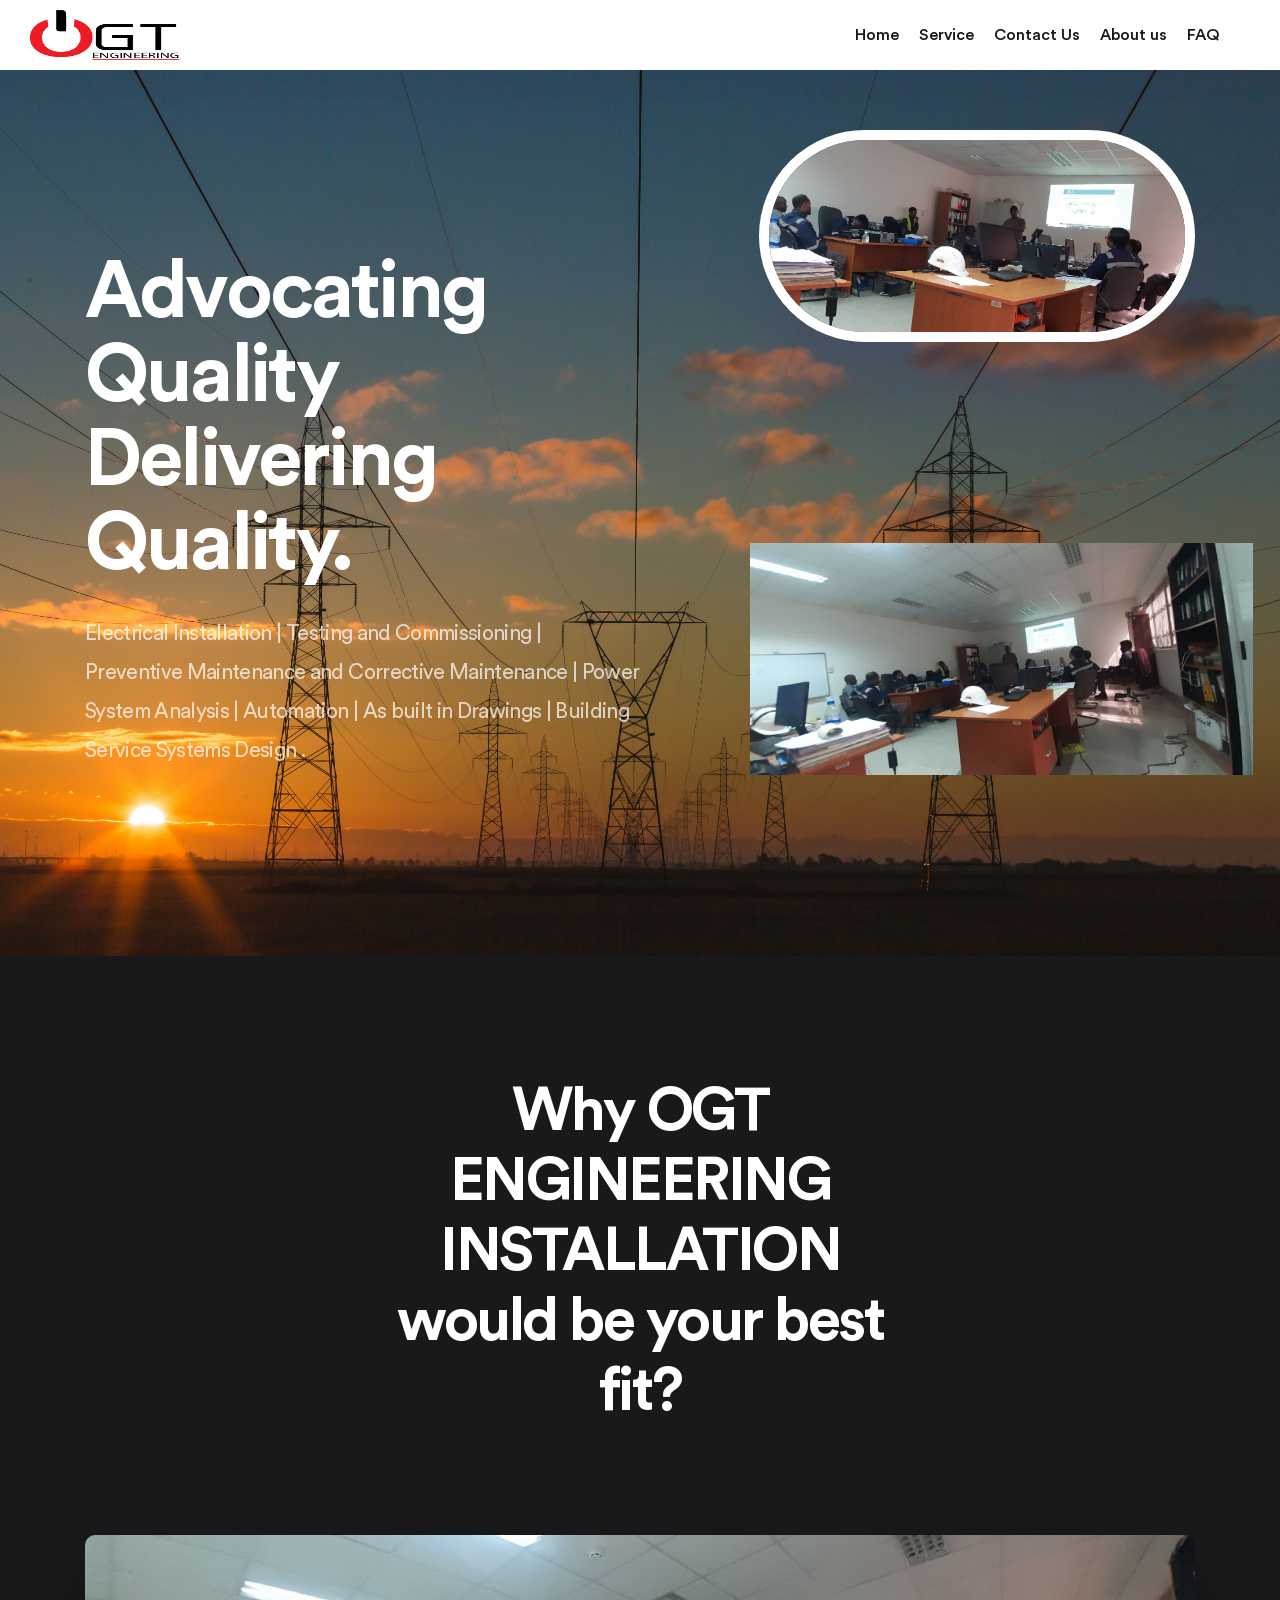
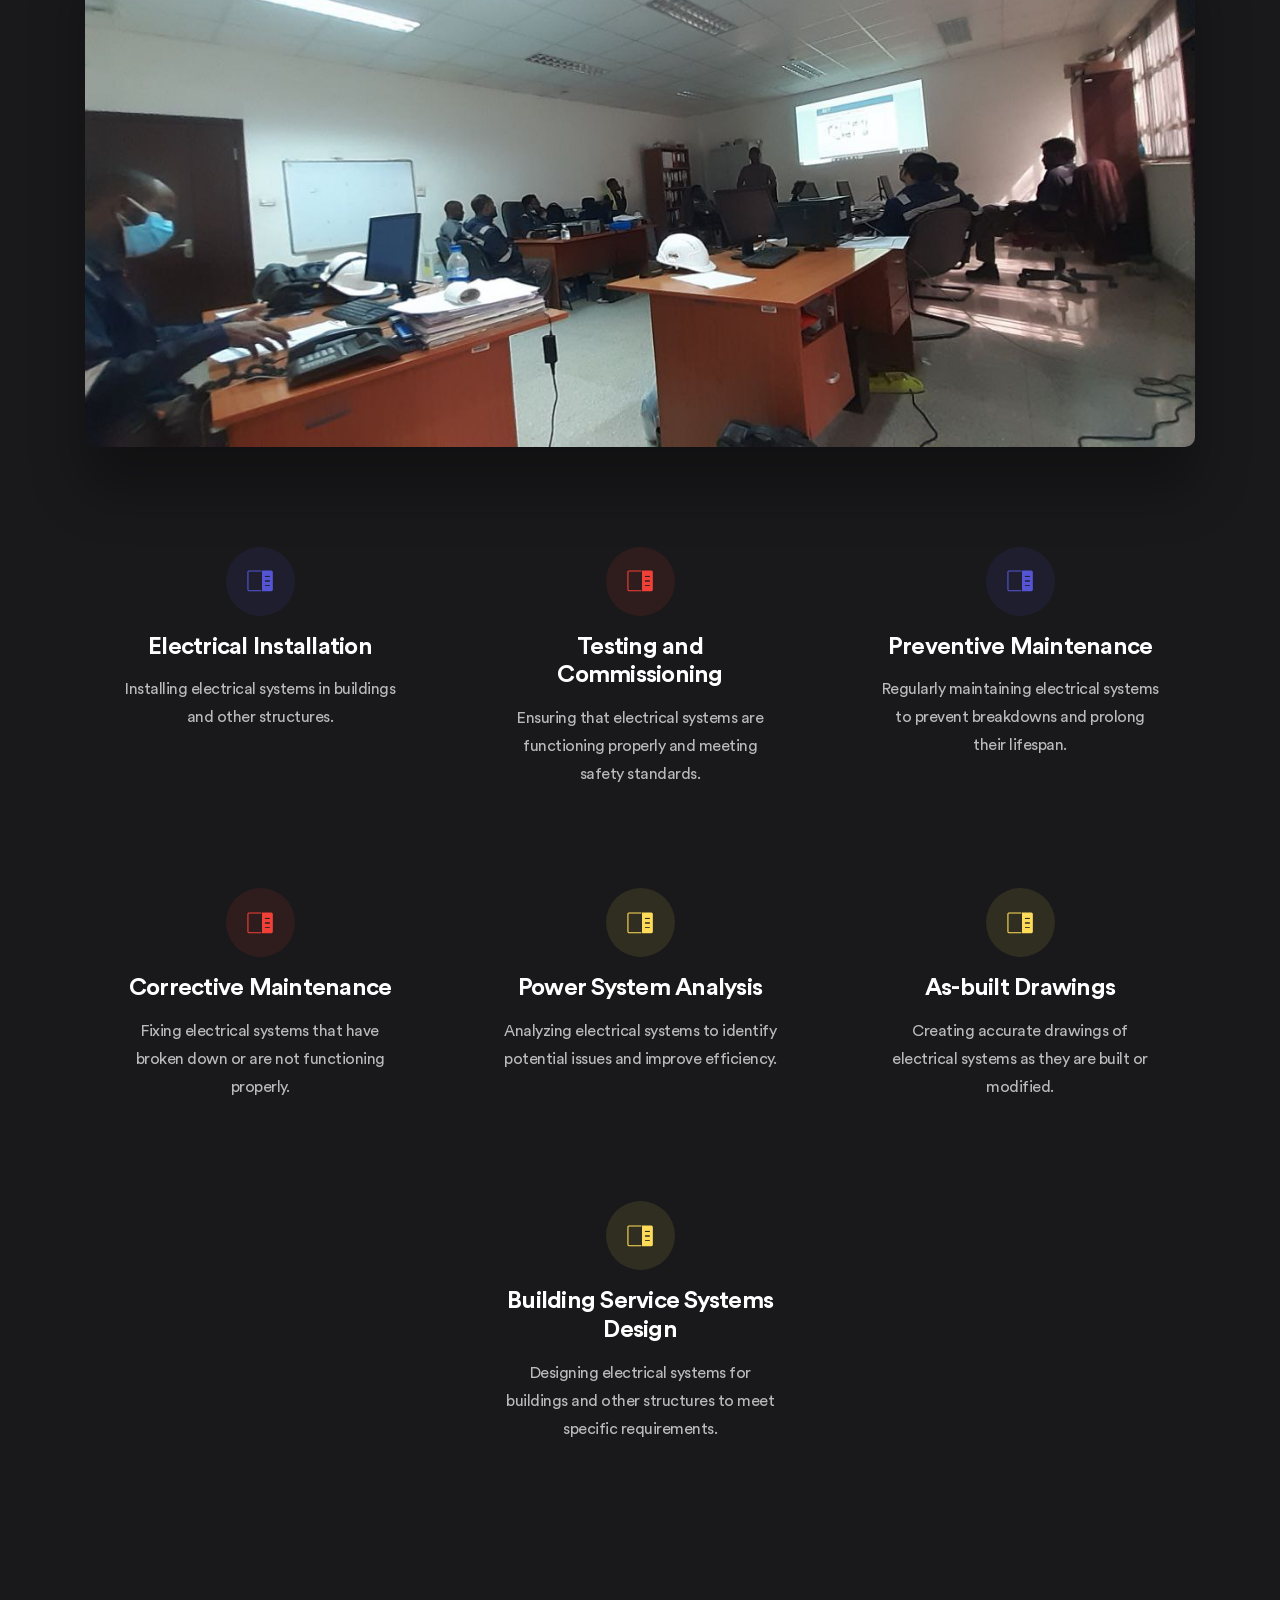
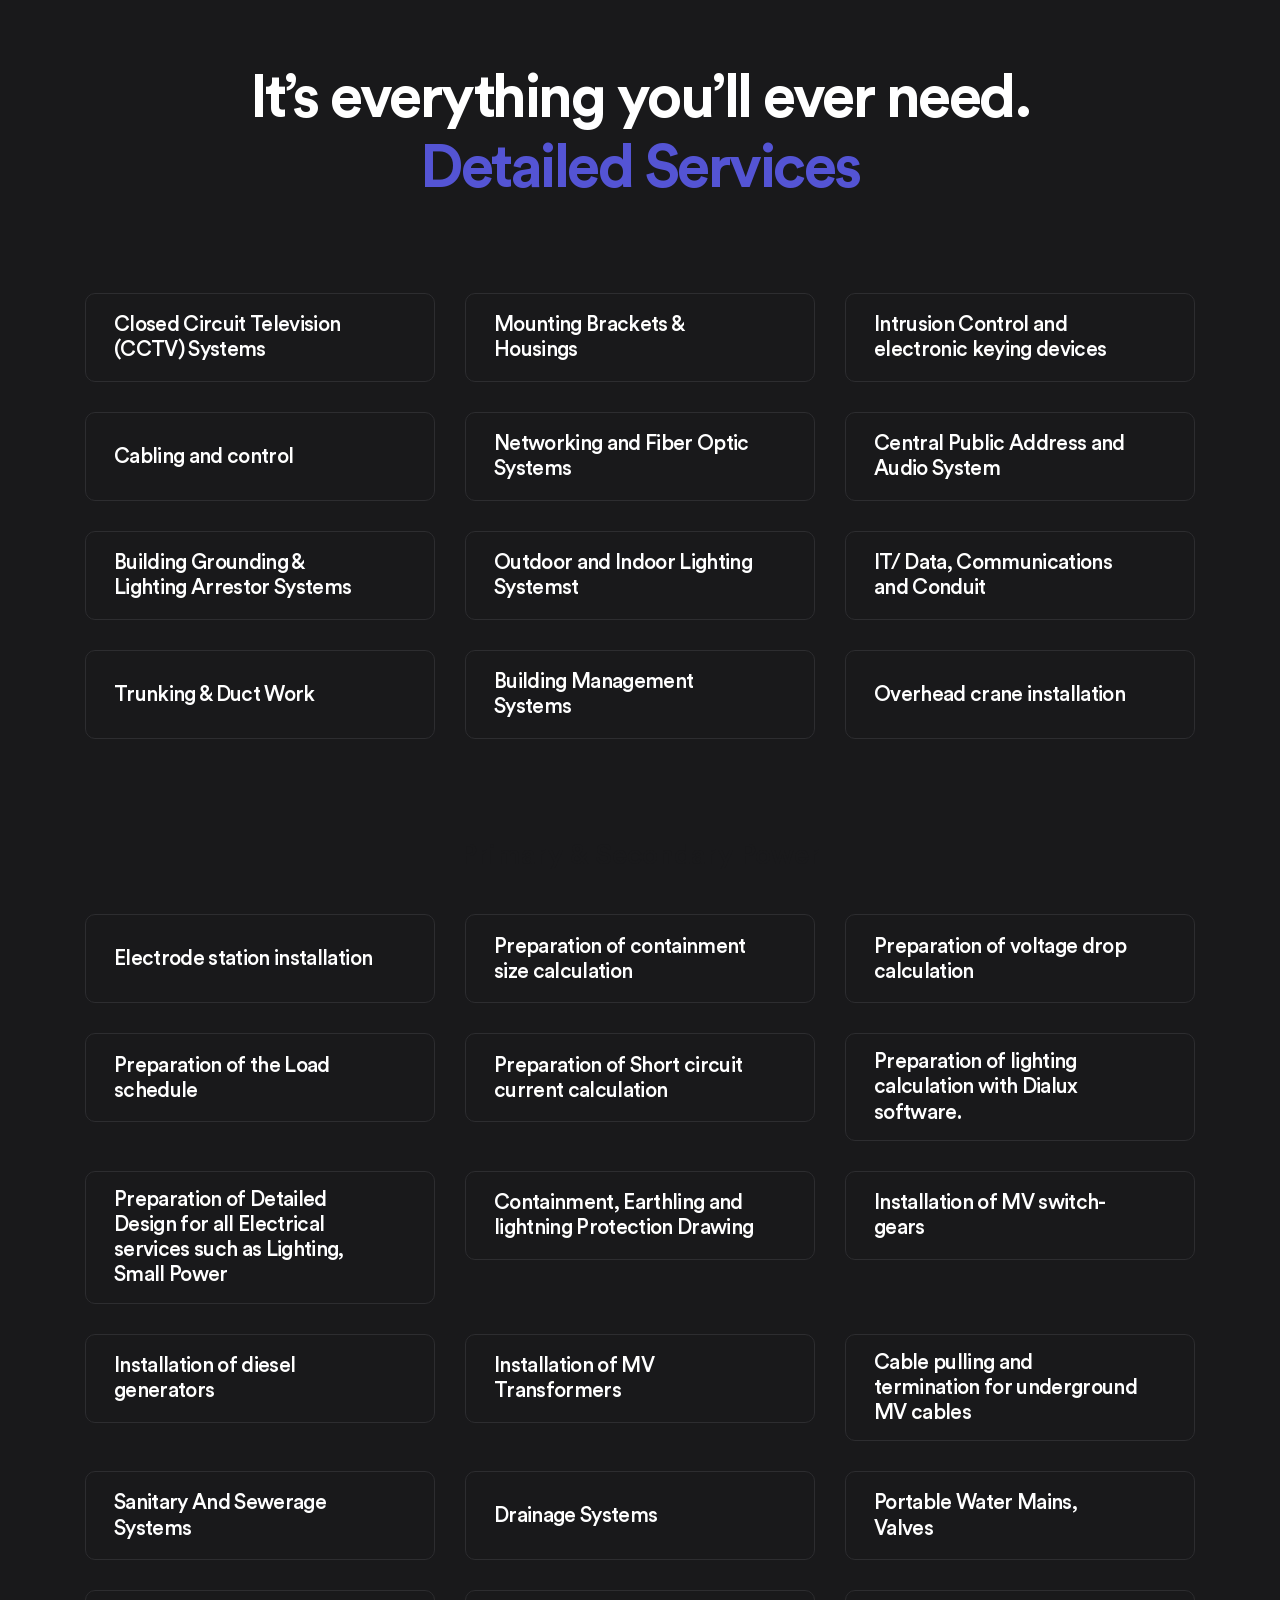
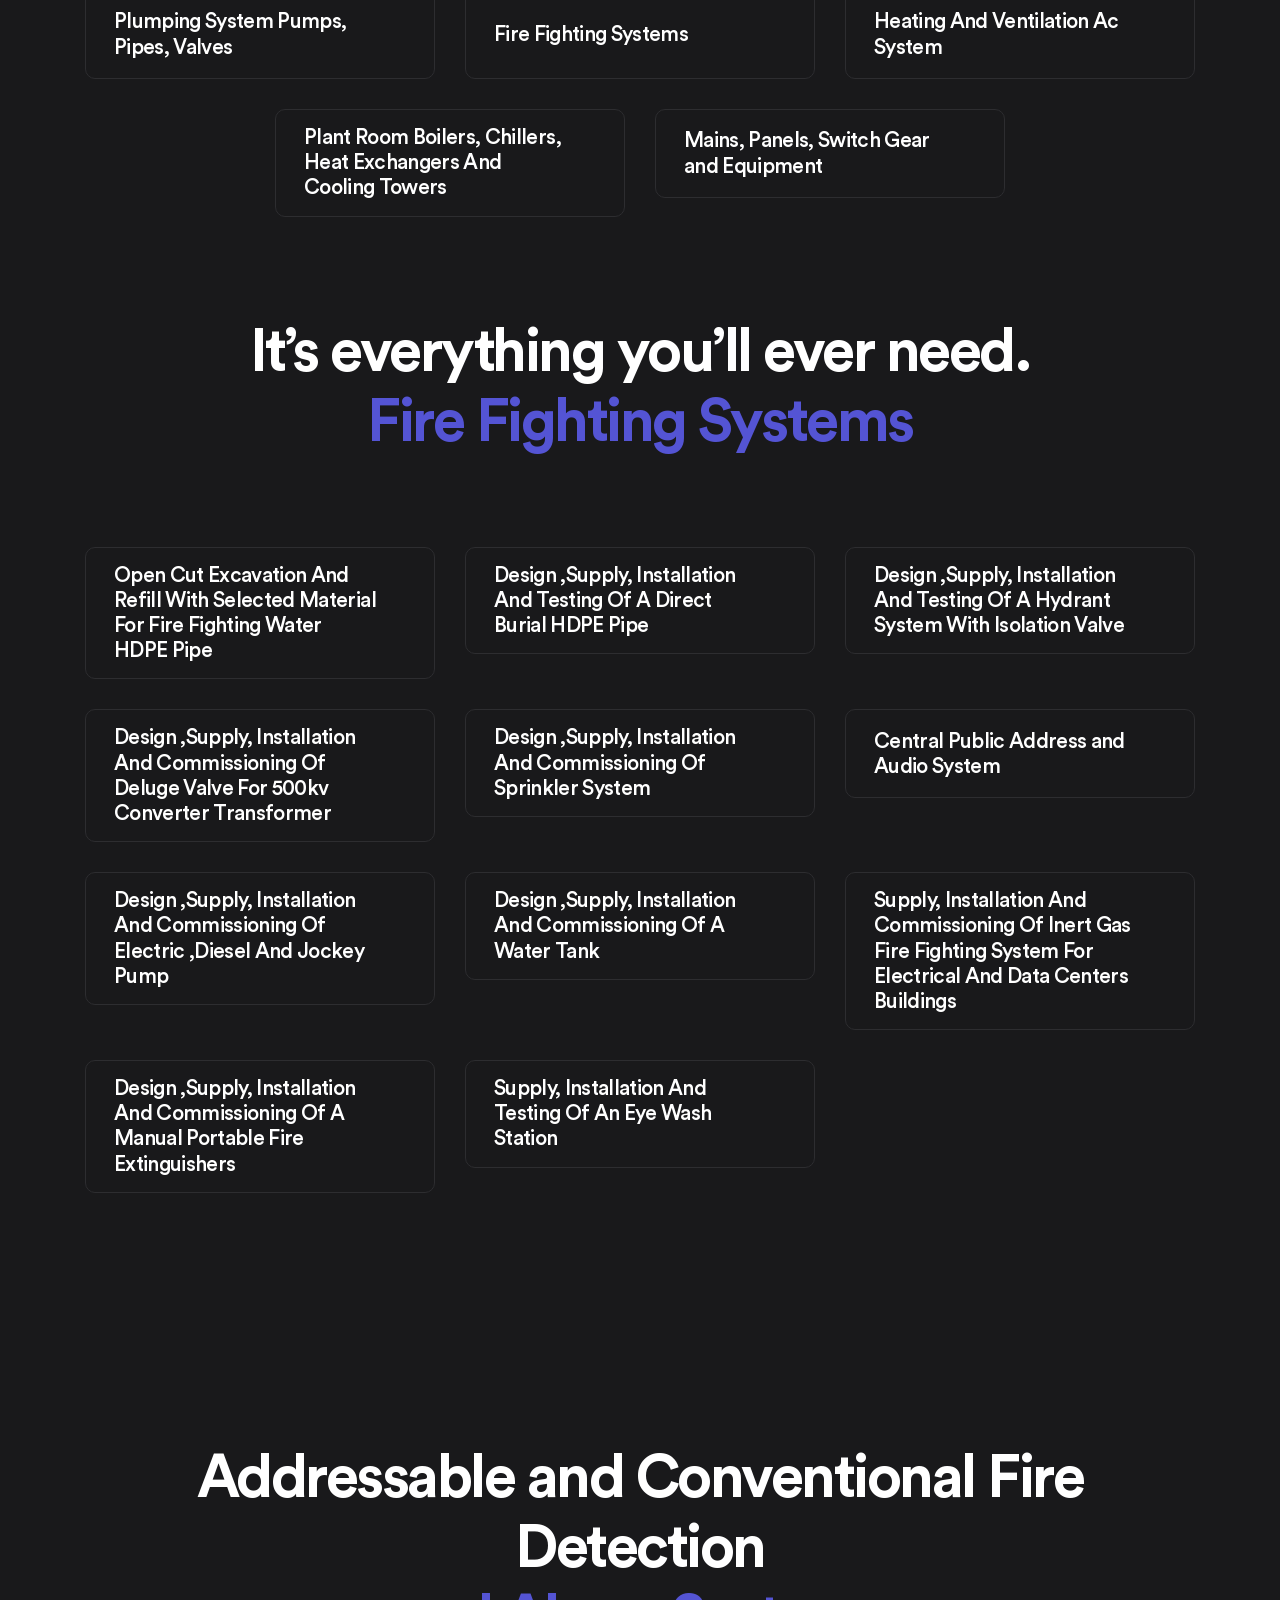
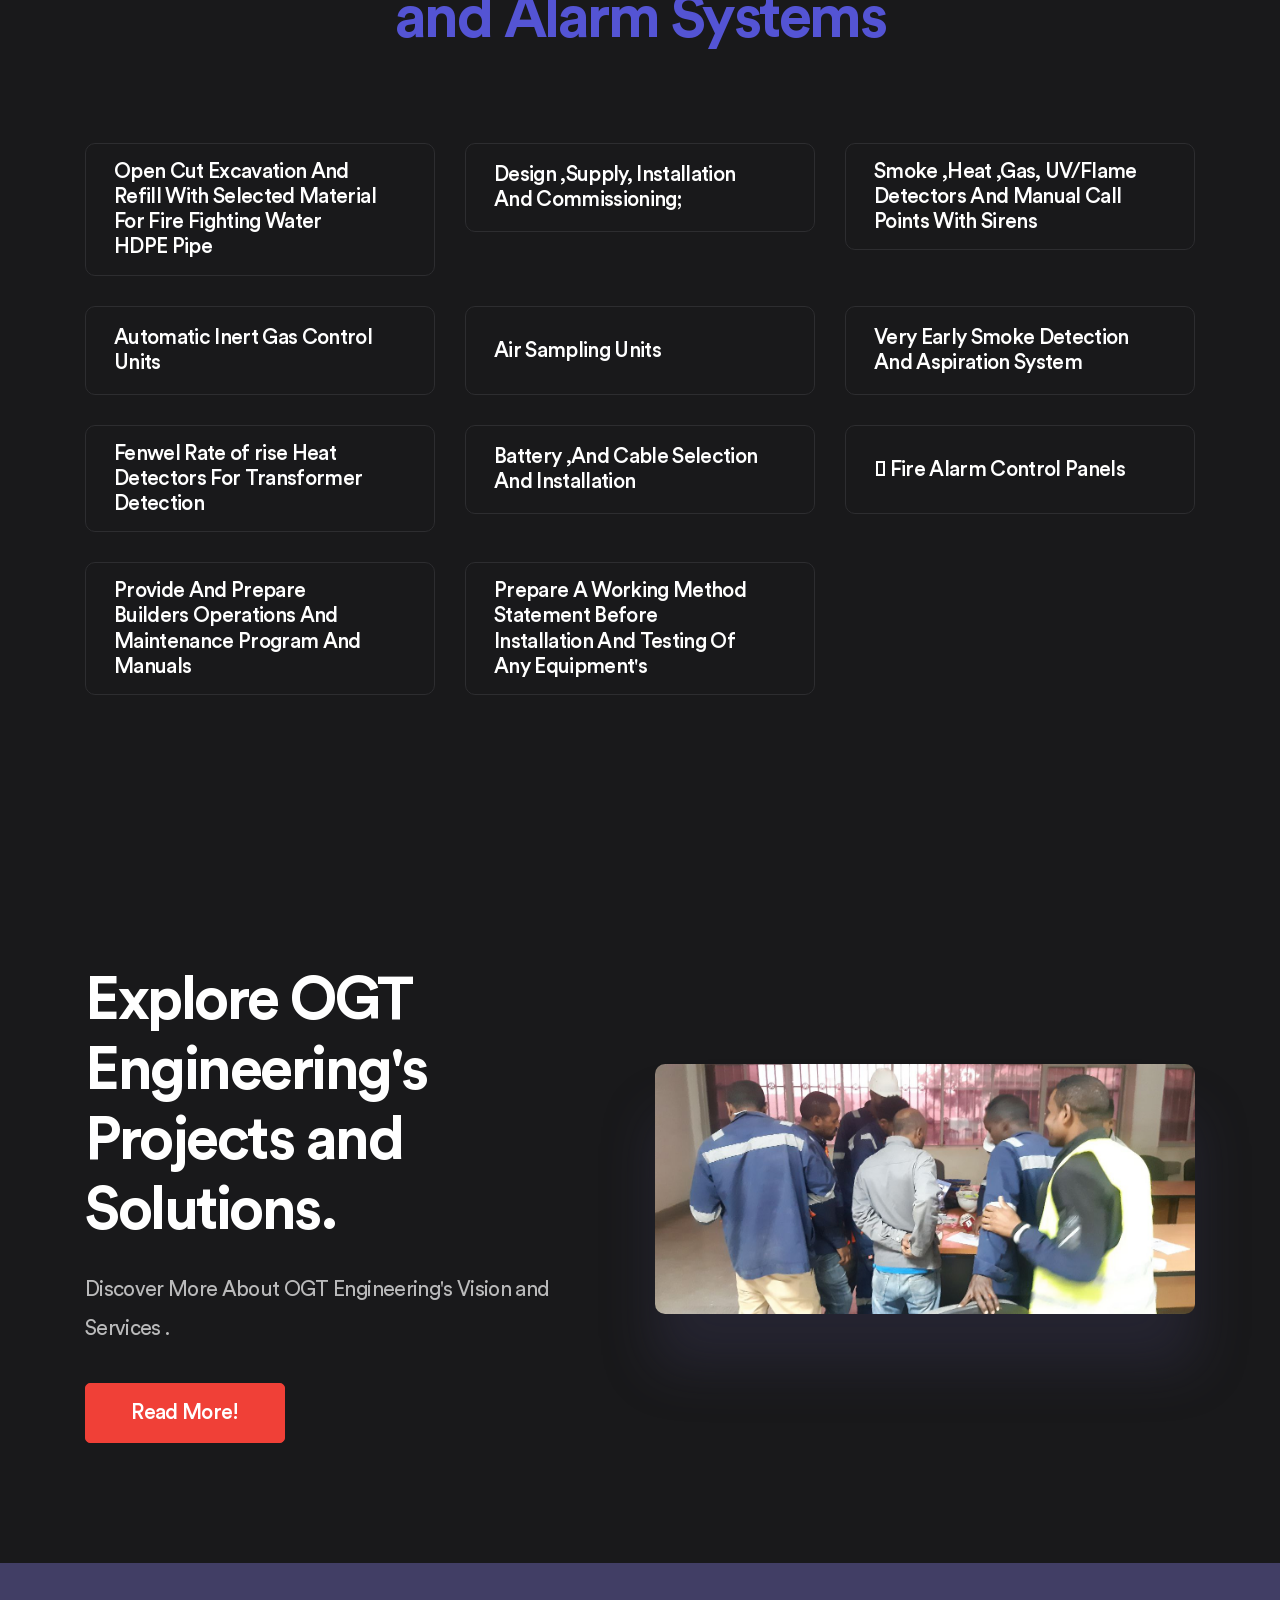
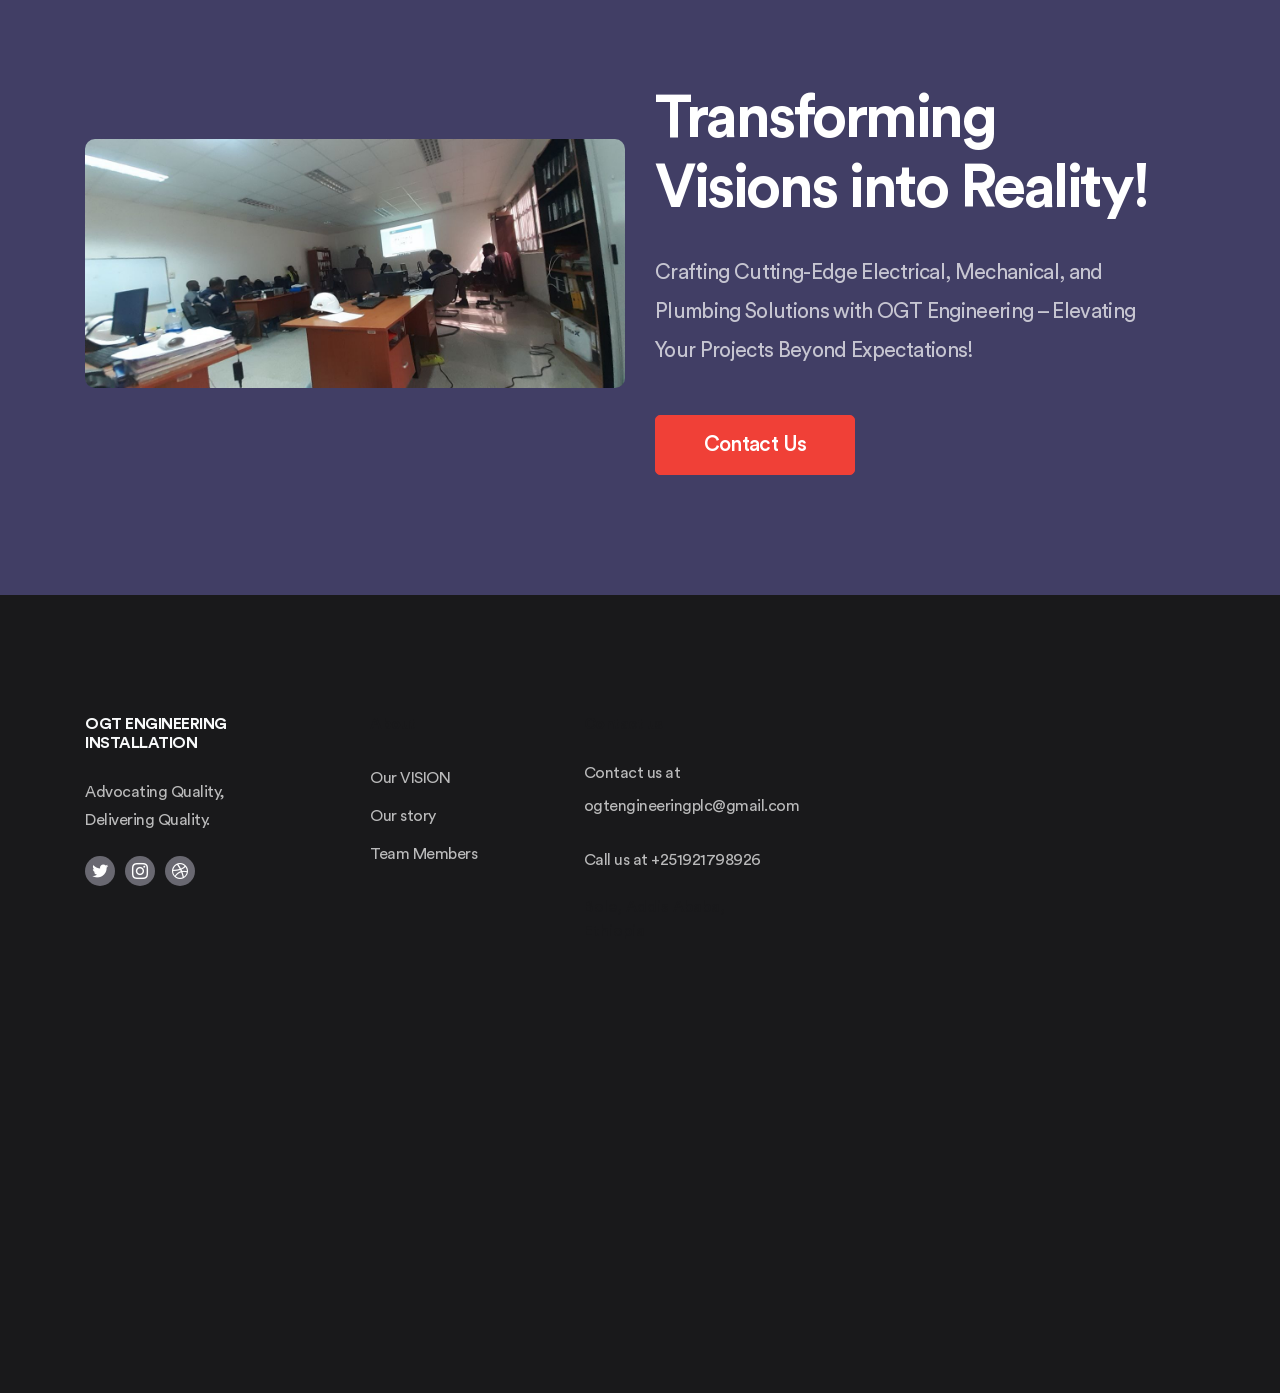
<file: index.html>
<!DOCTYPE html>
<html lang="en">

<head>
  <meta charset="UTF-8">
  <meta name="viewport" content="width=device-width, initial-scale=1.0">
  <meta http-equiv="X-UA-Compatible" content="ie=edge">
  <title>OGT - Advocating Quality, Delivering Quality</title>
  <link rel="shortcut icon" href="image/png/Favicon.png" type="image/x-icon">
  <!-- Bootstrap , fonts & icons  -->
  <link rel="stylesheet" href="plugins/bootstrap/css/bootstrap.min.css">
  <link rel="stylesheet" href="fonts/icon-font/css/style.css">
  <link rel="stylesheet" href="fonts/typography-font/typo.css">
  <link rel="stylesheet" href="fonts/fontawesome-5/css/all.css">
  <!-- Plugin'stylesheets  -->
  <link rel="stylesheet" href="plugins/aos/aos.min.css">
  <link rel="stylesheet" href="plugins/fancybox/jquery.fancybox.min.css">
  <link rel="stylesheet" href="plugins/nice-select/nice-select.min.css">
  <link rel="stylesheet" href="plugins/slick/slick.min.css">
  <!-- Vendor stylesheets  -->
  <link rel="stylesheet" href="css/settings.css">
  <link rel="stylesheet" href="css/main.css">
  <!-- Custom stylesheet -->
  <link rel="stylesheet" href="css/custom.css">
</head>

<body>

 <div id="loading">
    <div class="load-circle"><span class="one"></span></div>
  </div>
  <div class="site-wrapper overflow-hidden dark-theme ">
    <!-- Header Area -->
    <header class="site-header bg--conflower-blue sticky-header">
      <div class="container-fluid pr-lg--30 pl-lg--30">
        <nav class="navbar site-navbar offcanvas-active navbar-expand-lg navbar-light fixed">
          <!-- Brand Logo-->
          <div class="brand-logo mr--30 text-light">
    <a href="./index.html">
        <img src="image/png/logo.png" alt="OGT ENGINEERING INSTALLATION" width="150" height="50">
    </a>
</div>

          <div class="collapse navbar-collapse" id="mobile-menu">
            <div class="navbar-nav mr--10 ml-lg-auto">
              <ul class="navbar-nav main-menu">
               
                <li class="drop-menu-item dropdown">
                      <a href="#">
                      Home
                      </a>
                    </li>
                
                      <li class="drop-menu-item dropdown">
                      <a href="#service">
                      Service
                      </a>
                    </li>
             

                      <li class="drop-menu-item dropdown">
                      <a href="./contact-1.html">
                        Contact Us
                      </a>
                    </li>


                    <li class="drop-menu-item dropdown">
                      <a href="about.html">
                        About us
                      </a>
                    </li>
                   


                      </ul>
                    </li>
                    

                    <!-- </li>
                    <li class="drop-menu-item">
                      <a href="./review.html">Reviews</a>
                    </li> -->
                    
                    
                   
                    <li class="drop-menu-item">
                         <a href="./faq.html">FAQ</a>
                       </li>
                      </ul>
                    </li>
                  </ul>
                </li>
                
              </ul>
              <button class="btn-close navbar-toggler" type="button" data-toggle="collapse" data-target="#mobile-menu" aria-controls="mobile-menu" aria-expanded="true" aria-label="Toggle navigation">
                <i class="icon icon-simple-remove"></i>
              </button>
            </div>
          </div>
          <button class="navbar-toggler btn-close-off-canvas" type="button" data-toggle="collapse" data-target="#mobile-menu" aria-controls="mobile-menu" aria-expanded="false" aria-label="Toggle navigation">
            <i class="icon icon-simple-remove icon-close"></i>
            <i class="icon icon-menu-34 icon-burger"></i>
          </button>
        </nav>
      </div>
    </header>
    <!-- Hero Area -->
    <div class="omga-02__hero-area pt-lg--200 section-padding">
      <div class="container">
        <div class="row"> 
          <div class="col-lg-5 order-lg-2">
            <div class="omga-02__hero-img-group">
              <div class="abs-img img-1 d-none d-lg-block" data-aos="zoom-out" data-aos-duration="400" data-aos-once="true" data-aos-delay="900">
                <img src="./image/jpeg/img (16).jpg" alt="">
              </div>
              <div class="abs-img img-2 d-none d-lg-block" data-aos="zoom-out" data-aos-duration="400" data-aos-once="true" data-aos-delay="500">
                <img src="./image/jpeg/img (21).jpg" alt="">
              </div>
            </div>
          </div>
          <div class="col-md-9 col-lg-7 order-lg-1" data-aos="fade-right" data-aos-duration="500" data-aos-once="true">
            <div class="omga-02__hero-content py--50 pr-lg--80">
              <h1 class="title">Advocating Quality <br/> Delivering Quality.</h1>
              <p>Electrical Installation | Testing and Commissioning |
Preventive Maintenance and Corrective Maintenance |
Power System Analysis | Automation | As built in Drawings |
Building Service Systems Design .</p>
             
            </div>
          </div>
        </div>
      </div>
    </div>


 <!-- Feature section -->
    <div class="omga-03__feature-section section-padding z-index-1">
      <div class="container">
        <div class="row justify-content-center">
          <div class="col-xl-6 col-lg-7 col-md-8">
            <div class="section-title text-center pb--70">
              <h2 class="title">Why OGT
ENGINEERING INSTALLATION would be your best fit?</h2>
              <a href="https://vimeo.com/191947042" class="video-link" data-fancybox>
               
              </a>
            </div>
          </div>
        </div>
        <div class="video-image">
          <img src="./image/jpeg/img (24).jpg" alt="">
         
        </div>
        <div class="row justify-content-center" >
          <div class="col-lg-4 col-md-5 col-sm-6 mt-lg--100 mt--60">
            <div class="feature-widget--3">
              <div class="widget-icon bg-blue">
                  <i class="icon icon-sidebar-2"></i>
              </div>
              <div class="widget-text">
                <h3 class="title">Electrical Installation</h3>
                <p>Installing electrical systems in buildings and other structures.</p>
              </div>
            </div>
          </div>
          <div class="col-lg-4 col-md-5 col-sm-6 mt-lg--100 mt--60">
            <div class="feature-widget--3">
              <div class="widget-icon bg-red">
                 <i class="icon icon-sidebar-2"></i>
              </div>
              <div class="widget-text">
                <h3 class="title">Testing and Commissioning</h3>
                <p>Ensuring that electrical systems are functioning properly and meeting safety standards.</p>
              </div>
            </div>
          </div>
          <div class="col-lg-4 col-md-5 col-sm-6 mt-lg--100 mt--60">
            <div class="feature-widget--3">
              <div class="widget-icon bg-blue">
                 <i class="icon icon-sidebar-2"></i>
              </div>
              <div class="widget-text">
                <h3 class="title">Preventive Maintenance</h3>
                <p>Regularly maintaining electrical systems to prevent breakdowns and prolong their lifespan.</p>
              </div>
            </div>
          </div>
          <div class="col-lg-4 col-md-5 col-sm-6 mt-lg--100 mt--60">
            <div class="feature-widget--3">
              <div class="widget-icon bg-red">
                  <i class="icon icon-sidebar-2"></i>
              </div>
              <div class="widget-text">
                <h3 class="title">Corrective Maintenance</h3>
                <p>Fixing electrical systems that have broken down or are not functioning properly.</p>
              </div>
            </div>
          </div>
          <div class="col-lg-4 col-md-5 col-sm-6 mt-lg--100 mt--60">
            <div class="feature-widget--3">
              <div class="widget-icon bg-yellow">
                  <i class="icon icon-sidebar-2"></i>
              </div>
              <div class="widget-text">
                <h3 class="title">Power System Analysis</h3>
                <p>Analyzing electrical systems to identify potential issues and improve efficiency.</p>
              </div>
            </div>
          </div>
          
             <div class="col-lg-4 col-md-5 col-sm-6 mt-lg--100 mt--60">
            <div class="feature-widget--3">
              <div class="widget-icon bg-yellow">
                  <i class="icon icon-sidebar-2"></i>
              </div>
              <div class="widget-text">
                <h3 class="title">As-built Drawings</h3>
                <p>Creating accurate drawings of electrical systems as they are built or modified.</p>
              </div>
            </div>
          </div>
         

            <div class="col-lg-4 col-md-5 col-sm-6 mt-lg--100 mt--60">
            <div class="feature-widget--3">
              <div class="widget-icon bg-yellow">
                  <i class="icon icon-sidebar-2"></i>
              </div>
              <div class="widget-text">
                <h3 class="title">Building Service Systems Design</h3>
                <p>Designing electrical systems for buildings and other structures to meet specific requirements.</p>
              </div>
            </div>
          </div>
        </div>
      </div>
    </div>












 <!-- Service Section -->
    <div class="omga-08__service-section" id="service">
      <div class="container">
        <div class="row justify-content-center">
          <div class="col-lg-10">
            <div class="section-title text-center">
              <h2>It’s everything you’ll ever need.<br><span class="text--primary"> Detailed Services</span> </h2>
            </div>
          </div>
        </div>
        <div class="row mt-lg--45">
          <div class="col-lg-4 mt--30" data-aos="fade-up" data-aos-duration="800" data-aos-once="true">
            <a href="#" class="service-card--1">
              <h3 class="card-title">Closed Circuit Television (CCTV)
Systems</h3>
             
            </a>
          </div>
          <div class="col-lg-4 mt--30" data-aos="fade-up" data-aos-duration="1000" data-aos-once="true" data-aos-delay="200">
            <a href="#" class="service-card--1">
              <h3 class="card-title">Mounting Brackets & Housings</h3>
             
            </a>
          </div>
          <div class="col-lg-4 mt--30" data-aos="fade-up" data-aos-duration="1000" data-aos-once="true" data-aos-delay="400">
            <a href="#" class="service-card--1">
              <h3 class="card-title">Intrusion Control and electronic
keying devices</h3>
             
            </a>
          </div>
          <div class="col-lg-4 mt--30" data-aos="fade-up" data-aos-duration="1000" data-aos-once="true" data-aos-delay="600">
            <a href="#" class="service-card--1">
              <h3 class="card-title">Cabling and control</h3>
             
            </a>
          </div>
          <div class="col-lg-4 mt--30" data-aos="fade-up" data-aos-duration="1000" data-aos-once="true" data-aos-delay="800">
            <a href="#" class="service-card--1">
              <h3 class="card-title">Networking and Fiber Optic
Systems
</h3>
             
            </a>
          </div> <div class="col-lg-4 mt--30" data-aos="fade-up" data-aos-duration="1000" data-aos-once="true" data-aos-delay="200">
            <a href="#" class="service-card--1">
              <h3 class="card-title">Central Public Address and Audio
System</h3>
             
            </a>
          </div>
          <div class="col-lg-4 mt--30" data-aos="fade-up" data-aos-duration="1000" data-aos-once="true" data-aos-delay="400">
            <a href="#" class="service-card--1">
              <h3 class="card-title">Building Grounding & Lighting
Arrestor Systems</h3>
             
            </a>
          </div>
          <div class="col-lg-4 mt--30" data-aos="fade-up" data-aos-duration="1000" data-aos-once="true" data-aos-delay="600">
            <a href="#" class="service-card--1">
              <h3 class="card-title">Outdoor and Indoor Lighting
Systemst</h3>
             
            </a>
          </div>
          <div class="col-lg-4 mt--30" data-aos="fade-up" data-aos-duration="1000" data-aos-once="true" data-aos-delay="800">
            <a href="#" class="service-card--1">
              <h3 class="card-title">IT/ Data, Communications and
Conduit</h3>
             
            </a>
          </div> <div class="col-lg-4 mt--30" data-aos="fade-up" data-aos-duration="1000" data-aos-once="true" data-aos-delay="200">
            <a href="#" class="service-card--1">
              <h3 class="card-title">Trunking & Duct Work</h3>
             
            </a>
          </div>
          <div class="col-lg-4 mt--30" data-aos="fade-up" data-aos-duration="1000" data-aos-once="true" data-aos-delay="400">
            <a href="#" class="service-card--1">
              <h3 class="card-title">Building Management Systems</h3>
             
            </a>
          </div>
          <div class="col-lg-4 mt--30" data-aos="fade-up" data-aos-duration="1000" data-aos-once="true" data-aos-delay="600">
            <a href="#" class="service-card--1">
              <h3 class="card-title">Overhead crane installation</h3>
             
            </a>
          </div>
         
        
      </div>
    </div>




<!-- Service Section -->
    <div class="omga-08__service-section">
      <div class="container">
        <div class="row justify-content-center">
          <div class="col-lg-10">
            <div class="section-title text-center">
              <h3 class="card-title">Primary & Secondary Power</h3>
             
            </a>
          </div>


       </div>
          <div class="col-lg-4 mt--30" data-aos="fade-up" data-aos-duration="1000" data-aos-once="true" data-aos-delay="800">
            <a href="#" class="service-card--1">
              <h3 class="card-title">Electrode station installation</h3>
             
            </a>
          </div>
          
          <div class="col-lg-4 mt--30" data-aos="fade-up" data-aos-duration="1000" data-aos-once="true" data-aos-delay="800">
            <a href="#" class="service-card--1">
              <h3 class="card-title">Preparation of containment size
calculation
</h3>
             
            </a>
          </div>
          
          <div class="col-lg-4 mt--30" data-aos="fade-up" data-aos-duration="1000" data-aos-once="true" data-aos-delay="800">
            <a href="#" class="service-card--1">
              <h3 class="card-title">Preparation of voltage drop
calculation</h3>
             
            </a>
          

          </div>
          <div class="col-lg-4 mt--30" data-aos="fade-up" data-aos-duration="1000" data-aos-once="true" data-aos-delay="800">
            <a href="#" class="service-card--1">
              <h3 class="card-title">Preparation of the Load schedule</h3>
             
            </a>
          </div>

       
          <div class="col-lg-4 mt--30" data-aos="fade-up" data-aos-duration="1000" data-aos-once="true" data-aos-delay="800">
            <a href="#" class="service-card--1">
              <h3 class="card-title">Preparation of Short circuit current
calculation</h3>
             
            </a>
          </div>


       
          <div class="col-lg-4 mt--30" data-aos="fade-up" data-aos-duration="1000" data-aos-once="true" data-aos-delay="800">
            <a href="#" class="service-card--1">
              <h3 class="card-title">Preparation of lighting calculation
with Dialux software.</h3>
             
            </a>
          </div>

        
          <div class="col-lg-4 mt--30" data-aos="fade-up" data-aos-duration="1000" data-aos-once="true" data-aos-delay="800">
            <a href="#" class="service-card--1">
              <h3 class="card-title">Preparation of Detailed Design for
all Electrical services such as
Lighting, Small Power</h3>
             
            </a>
          </div>


      
          <div class="col-lg-4 mt--30" data-aos="fade-up" data-aos-duration="1000" data-aos-once="true" data-aos-delay="800">
            <a href="#" class="service-card--1">
              <h3 class="card-title">Containment, Earthling and lightning
Protection Drawing</h3>
             
            </a>
          </div>


       
          <div class="col-lg-4 mt--30" data-aos="fade-up" data-aos-duration="1000" data-aos-once="true" data-aos-delay="800">
            <a href="#" class="service-card--1">
              <h3 class="card-title">Installation of MV switch-gears</h3>
             
            </a>
          </div>


        
          <div class="col-lg-4 mt--30" data-aos="fade-up" data-aos-duration="1000" data-aos-once="true" data-aos-delay="800">
            <a href="#" class="service-card--1">
              <h3 class="card-title">Installation of diesel generators</h3>
             
            </a>
          </div>

<div class="col-lg-4 mt--30" data-aos="fade-up" data-aos-duration="1000" data-aos-once="true" data-aos-delay="800">
            <a href="#" class="service-card--1">
              <h3 class="card-title">Installation of MV Transformers</h3>
             
            </a>
          </div>

         
        
          <div class="col-lg-4 mt--30" data-aos="fade-up" data-aos-duration="1000" data-aos-once="true" data-aos-delay="800">
            <a href="#" class="service-card--1">
              <h3 class="card-title">Cable pulling and termination for
underground MV cables</h3>
             
            </a>
          </div>


          
          <div class="col-lg-4 mt--30" data-aos="fade-up" data-aos-duration="1000" data-aos-once="true" data-aos-delay="800">
            <a href="#" class="service-card--1">
              <h3 class="card-title">Sanitary And Sewerage Systems</h3>
             
            </a>
          </div>


          
          <div class="col-lg-4 mt--30" data-aos="fade-up" data-aos-duration="1000" data-aos-once="true" data-aos-delay="800">
            <a href="#" class="service-card--1">
              <h3 class="card-title">Drainage Systems</h3>
             
            </a>
          </div>



         
          <div class="col-lg-4 mt--30" data-aos="fade-up" data-aos-duration="1000" data-aos-once="true" data-aos-delay="800">
            <a href="#" class="service-card--1">
              <h3 class="card-title">Portable Water Mains, Valves</h3>
             
            </a>
          </div>



         
          <div class="col-lg-4 mt--30" data-aos="fade-up" data-aos-duration="1000" data-aos-once="true" data-aos-delay="800">
            <a href="#" class="service-card--1">
              <h3 class="card-title">Plumping System Pumps, Pipes,
Valves</h3>
             
            </a>
          </div>


       
          <div class="col-lg-4 mt--30" data-aos="fade-up" data-aos-duration="1000" data-aos-once="true" data-aos-delay="800">
            <a href="#" class="service-card--1">
              <h3 class="card-title">Fire Fighting Systems</h3>
             
            </a>
          </div>


      
          <div class="col-lg-4 mt--30" data-aos="fade-up" data-aos-duration="1000" data-aos-once="true" data-aos-delay="800">
            <a href="#" class="service-card--1">
              <h3 class="card-title">Heating And Ventilation Ac System</h3>
             
            </a>
          </div>


        
          <div class="col-lg-4 mt--30" data-aos="fade-up" data-aos-duration="1000" data-aos-once="true" data-aos-delay="800">
            <a href="#" class="service-card--1">
              <h3 class="card-title">Plant Room Boilers, Chillers, Heat
Exchangers And Cooling Towers</h3>
             
            </a>
          </div>

          <div class="col-lg-4 mt--30" data-aos="fade-up" data-aos-duration="1000" data-aos-once="true" data-aos-delay="200">
            <a href="#" class="service-card--1">
              <h3 class="card-title">Mains, Panels, Switch Gear and
Equipment</h3>
             
            </a>
          </div>
</div>
</div>
















<!-- Service Section -->
    <div class="omga-08__service-section">
      <div class="container">
        <div class="row justify-content-center">
          <div class="col-lg-10">
            <div class="section-title text-center">
              <h2>It’s everything you’ll ever need.<br><span class="text--primary"> Fire Fighting Systems</span> </h2>
            </div>
          </div>
        </div>
        <div class="row mt-lg--45">
          <div class="col-lg-4 mt--30" data-aos="fade-up" data-aos-duration="800" data-aos-once="true">
            <a href="#" class="service-card--1">
              <h3 class="card-title">Open Cut Excavation And Refill
With Selected Material For Fire
Fighting Water HDPE Pipe</h3>
             
            </a>
          </div>
          <div class="col-lg-4 mt--30" data-aos="fade-up" data-aos-duration="1000" data-aos-once="true" data-aos-delay="200">
            <a href="#" class="service-card--1">
              <h3 class="card-title">Design ,Supply, Installation And
Testing Of A Direct Burial HDPE
Pipe</h3>
             
            </a>
          </div>
          <div class="col-lg-4 mt--30" data-aos="fade-up" data-aos-duration="1000" data-aos-once="true" data-aos-delay="400">
            <a href="#" class="service-card--1">
              <h3 class="card-title">Design ,Supply, Installation And
Testing Of A Hydrant System With
Isolation Valve</h3>
             
            </a>
          </div>
          <div class="col-lg-4 mt--30" data-aos="fade-up" data-aos-duration="1000" data-aos-once="true" data-aos-delay="600">
            <a href="#" class="service-card--1">
              <h3 class="card-title">Design ,Supply, Installation And
Commissioning Of Deluge Valve For
500kv Converter Transformer</h3>
             
            </a>
          </div>
          <div class="col-lg-4 mt--30" data-aos="fade-up" data-aos-duration="1000" data-aos-once="true" data-aos-delay="800">
            <a href="#" class="service-card--1">
              <h3 class="card-title">Design ,Supply, Installation And
Commissioning Of Sprinkler System
</h3>
             
            </a>
          </div> <div class="col-lg-4 mt--30" data-aos="fade-up" data-aos-duration="1000" data-aos-once="true" data-aos-delay="200">
            <a href="#" class="service-card--1">
              <h3 class="card-title">Central Public Address and Audio
System</h3>
             
            </a>
          </div>
          <div class="col-lg-4 mt--30" data-aos="fade-up" data-aos-duration="1000" data-aos-once="true" data-aos-delay="400">
            <a href="#" class="service-card--1">
              <h3 class="card-title">Design ,Supply, Installation And
Commissioning Of Electric ,Diesel
And Jockey Pump</h3>
             
            </a>
          </div>
          <div class="col-lg-4 mt--30" data-aos="fade-up" data-aos-duration="1000" data-aos-once="true" data-aos-delay="600">
            <a href="#" class="service-card--1">
              <h3 class="card-title">Design ,Supply, Installation And
Commissioning Of A Water Tank</h3>
             
            </a>
          </div>
          <div class="col-lg-4 mt--30" data-aos="fade-up" data-aos-duration="1000" data-aos-once="true" data-aos-delay="800">
            <a href="#" class="service-card--1">
              <h3 class="card-title">Supply, Installation And
Commissioning Of Inert Gas Fire
Fighting System For Electrical And
Data Centers Buildings</h3>
             
            </a>
          </div> <div class="col-lg-4 mt--30" data-aos="fade-up" data-aos-duration="1000" data-aos-once="true" data-aos-delay="200">
            <a href="#" class="service-card--1">
              <h3 class="card-title">Design ,Supply, Installation And
Commissioning Of A Manual
Portable Fire Extinguishers</h3>
             
            </a>
          </div>
          <div class="col-lg-4 mt--30" data-aos="fade-up" data-aos-duration="1000" data-aos-once="true" data-aos-delay="400">
            <a href="#" class="service-card--1">
              <h3 class="card-title">Supply, Installation And Testing Of
An Eye Wash Station</h3>
             
            </a>
          </div>
        
        </div>
      </div>
    </div>









<!-- Service Section -->
    <div class="omga-08__service-section">
      <div class="container">
        <div class="row justify-content-center">
          <div class="col-lg-10">
            <div class="section-title text-center">
              <h2>Addressable and Conventional Fire Detection<br><span class="text--primary">and Alarm Systems</span> </h2>
            </div>
          </div>
        </div>
        <div class="row mt-lg--45">
          <div class="col-lg-4 mt--30" data-aos="fade-up" data-aos-duration="800" data-aos-once="true">
            <a href="#" class="service-card--1">
              <h3 class="card-title">Open Cut Excavation And Refill
With Selected Material For Fire
Fighting Water HDPE Pipe</h3>
             
            </a>
          </div>
          <div class="col-lg-4 mt--30" data-aos="fade-up" data-aos-duration="1000" data-aos-once="true" data-aos-delay="200">
            <a href="#" class="service-card--1">
              <h3 class="card-title">Design ,Supply, Installation And Commissioning;</h3>
             
            </a>
          </div>
          <div class="col-lg-4 mt--30" data-aos="fade-up" data-aos-duration="1000" data-aos-once="true" data-aos-delay="400">
            <a href="#" class="service-card--1">
              <h3 class="card-title">Smoke ,Heat ,Gas, UV/Flame Detectors And Manual Call Points With Sirens</h3>
             
            </a>
          </div>
          <div class="col-lg-4 mt--30" data-aos="fade-up" data-aos-duration="1000" data-aos-once="true" data-aos-delay="600">
            <a href="#" class="service-card--1">
              <h3 class="card-title">Automatic Inert Gas Control Units</h3>
             
            </a>
          </div>
          <div class="col-lg-4 mt--30" data-aos="fade-up" data-aos-duration="1000" data-aos-once="true" data-aos-delay="800">
            <a href="#" class="service-card--1">
              <h3 class="card-title">Air Sampling Units
</h3>
             
            </a>
          </div> <div class="col-lg-4 mt--30" data-aos="fade-up" data-aos-duration="1000" data-aos-once="true" data-aos-delay="200">
            <a href="#" class="service-card--1">
              <h3 class="card-title">Very Early Smoke Detection And Aspiration System</h3>
             
            </a>
          </div>
          <div class="col-lg-4 mt--30" data-aos="fade-up" data-aos-duration="1000" data-aos-once="true" data-aos-delay="400">
            <a href="#" class="service-card--1">
              <h3 class="card-title">Fenwel Rate of rise Heat Detectors For Transformer Detection</h3>
             
            </a>
          </div>
          <div class="col-lg-4 mt--30" data-aos="fade-up" data-aos-duration="1000" data-aos-once="true" data-aos-delay="600">
            <a href="#" class="service-card--1">
              <h3 class="card-title">Battery ,And Cable Selection And Installation</h3>
             
            </a>
          </div>
          <div class="col-lg-4 mt--30" data-aos="fade-up" data-aos-duration="1000" data-aos-once="true" data-aos-delay="800">
            <a href="#" class="service-card--1">
              <h3 class="card-title"> Fire Alarm Control Panels</h3>
             
            </a>
          </div> <div class="col-lg-4 mt--30" data-aos="fade-up" data-aos-duration="1000" data-aos-once="true" data-aos-delay="200">
            <a href="#" class="service-card--1">
              <h3 class="card-title">Provide And Prepare Builders Operations And Maintenance Program And
Manuals</h3>
             
            </a>
          </div>
          <div class="col-lg-4 mt--30" data-aos="fade-up" data-aos-duration="1000" data-aos-once="true" data-aos-delay="400">
            <a href="#" class="service-card--1">
              <h3 class="card-title">Prepare A Working Method Statement Before Installation And Testing Of Any
Equipment's</h3>
             
            </a>
          </div>
        
        </div>
      </div>
    </div>















    <!-- Content section 3 -->
    <div class="omga-02__content-section3 section-padding">
      <div class="container">
        <div class="row align-items-center">
          <div class="col-lg-6 col-md-10 order-lg-2 mb--30">
            <div class="omga-02__content-img-group-1 position-relative text-lg-right">
              <div class="img-1" data-aos="fade-down" data-aos-duration="400" data-aos-once="true">
                <img src="./image/jpeg/2.jpg" alt="">
              </div>
             
            </div>
          </div>
          <div class="col-lg-6 col-md-9 order-lg-1" data-aos="fade-right" data-aos-duration="500" data-aos-once="true">
            <div class="omga-02__content-text section-title pr--25">
              <h2 class="title"> Explore OGT Engineering's Projects and Solutions.</h2>
              <p>Discover More About OGT Engineering's Vision and Services .</p>
              <div class="content-btn">
                <a href="./about.html" class="btn--primary hvr-bounce-to-left">Read More!</a>
              </div>
            </div>
          </div>
        </div>
      </div>
    </div>
   
    <!-- CTA section -->
    <div class="omga-02__cta-section section-padding">
      <div class="container">
        <div class="row align-items-center">
          <div class="col-lg-6 col-md-10">
            <div class="omga-02__content-img-group-2 position-relative mb--30">
              <div class="img-1" data-aos="fade-down" data-aos-duration="400" data-aos-once="true">
                <img src="./image/jpeg/img (21).jpg" alt="">
              </div>
           
            </div>
          </div>
          <div class="col-lg-6 col-md-9" data-aos="fade-right" data-aos-duration="500" data-aos-once="true">
            <div class="omga-02__cta-content section-title pr--25">
              <h2 class="title"> Transforming Visions into Reality!</h2>
              <p>Crafting Cutting-Edge Electrical, Mechanical, and Plumbing Solutions with OGT Engineering – Elevating Your Projects Beyond Expectations!</p>
              <div class="cta-form--2">
                
                <a href="./contact-1.html" type="submit" class="btn--primary hvr-bounce-to-left">Contact Us</a>
              </div>
            </div>
          </div>
        </div>
      </div>
    </div>
    <!-- Footer section -->
    <div class="footer-section footer-2 section-padding">
      <div class="container">
        <div class="row justify-content-center">
          <div class="col-lg-3 col-md-4 mb--50 mb-lg--0">
            <div class="pr-lg--50">
              <div class="footer-logo mb--20">
                                 <h5 class="footer-title text-light">OGT
ENGINEERING INSTALLATION<h5>

              </div>
              <p>Advocating Quality, Delivering Quality.</p>
              <ul class="social-icons round-social">
                <li><a href=""><i class="icon icon-logo-twitter"></i></a></li>
                <li><a href=""><i class="icon icon-logo-instagram"></i></a></li>
                <li><a href=""><i class="icon icon-logo-dribbble"></i></a></li>
              </ul>
            </div>
          </div>
          <div class="col-lg-9 col-md-8">
            <div class="row">
              <div class="col-6 col-lg-3">
                <div class="single-footer mb--50 mb-lg--30">
                  <h5 class="footer-title">About</h5>
                  <ul class="footer-list">
                    <li><a href="">Our VISION</a></li>
                    <li><a href="">Our story</a></li>
                    <li><a href="">Team Members</a></li>
                  </ul>
                </div>
              </div>
              
            
              <div class="col-6 col-lg-3">
                <div class="single-footer mb--50 mb-lg--30">
                  <h5 class="footer-title">Contact us</h5>
                  <ul class="footer-list contact-list">
                    <li><p>Contact us at<a href="mailto:ogtengineeringplc@gmail.com">ogtengineeringplc@gmail.com
                      </a></p></li>
                    <li><p>Call us at <a href="tel:+251921798926">+251921798926</a></p></li>
                    <li>Bole, Addis Ababa, Ethiopia</li>
                  </ul>
                </div>
              </div>
            </div>
          </div>
        </div>
      </div>
    </div>
  </div>



  <!-- Vendor Scripts -->
  <script src="plugins/jquery/jquery.min.js"></script>
  <script src="plugins/jquery/jquery-migrate.min.js"></script>
  <script src="plugins/bootstrap/js/bootstrap.bundle.min.js"></script>
  <!-- Plugin's Scripts -->
  <script src="plugins/fancybox/jquery.fancybox.min.js"></script>
  <script src="plugins/nice-select/jquery.nice-select.min.js"></script>
  <script src="plugins/aos/aos.min.js"></script>
  <script src="plugins/slick/slick.min.js"></script>
  <!-- Activation Script -->
  <script src="js/custom.js"></script>
</body>

</html>
</file>
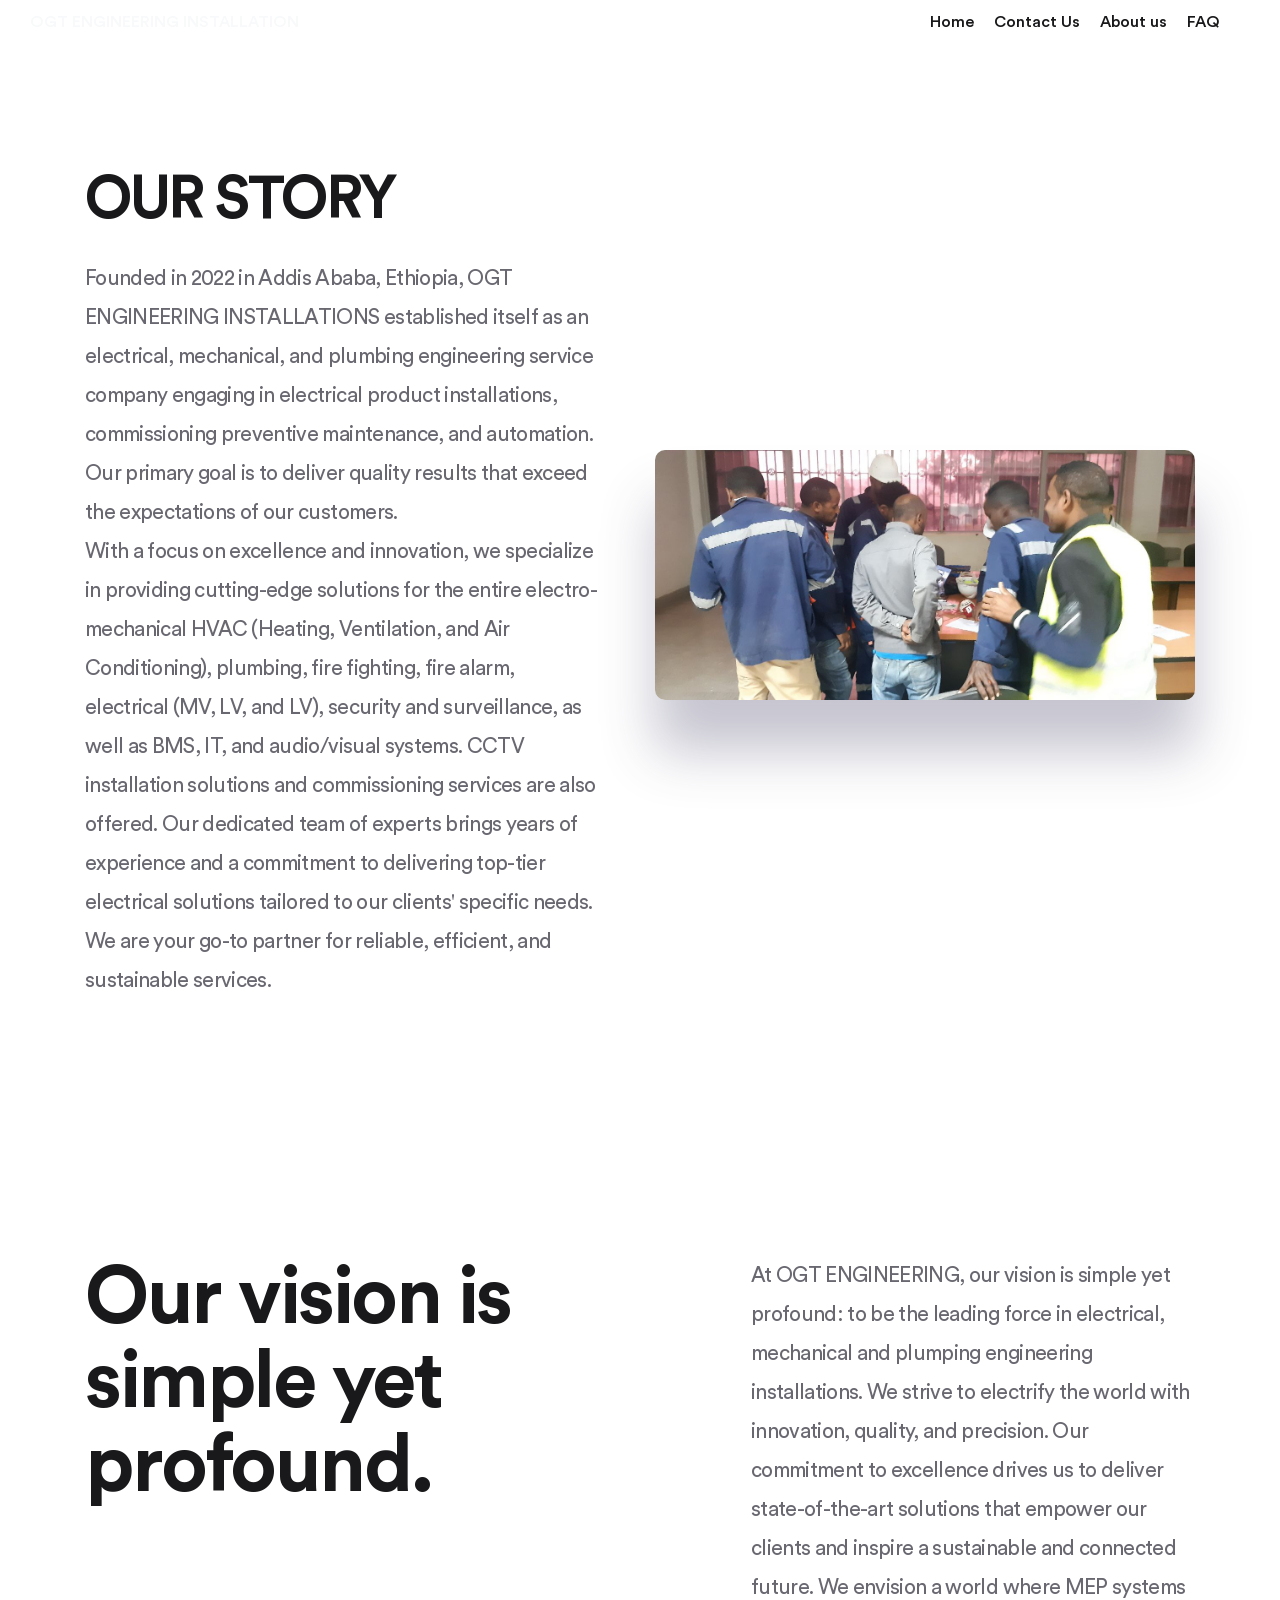
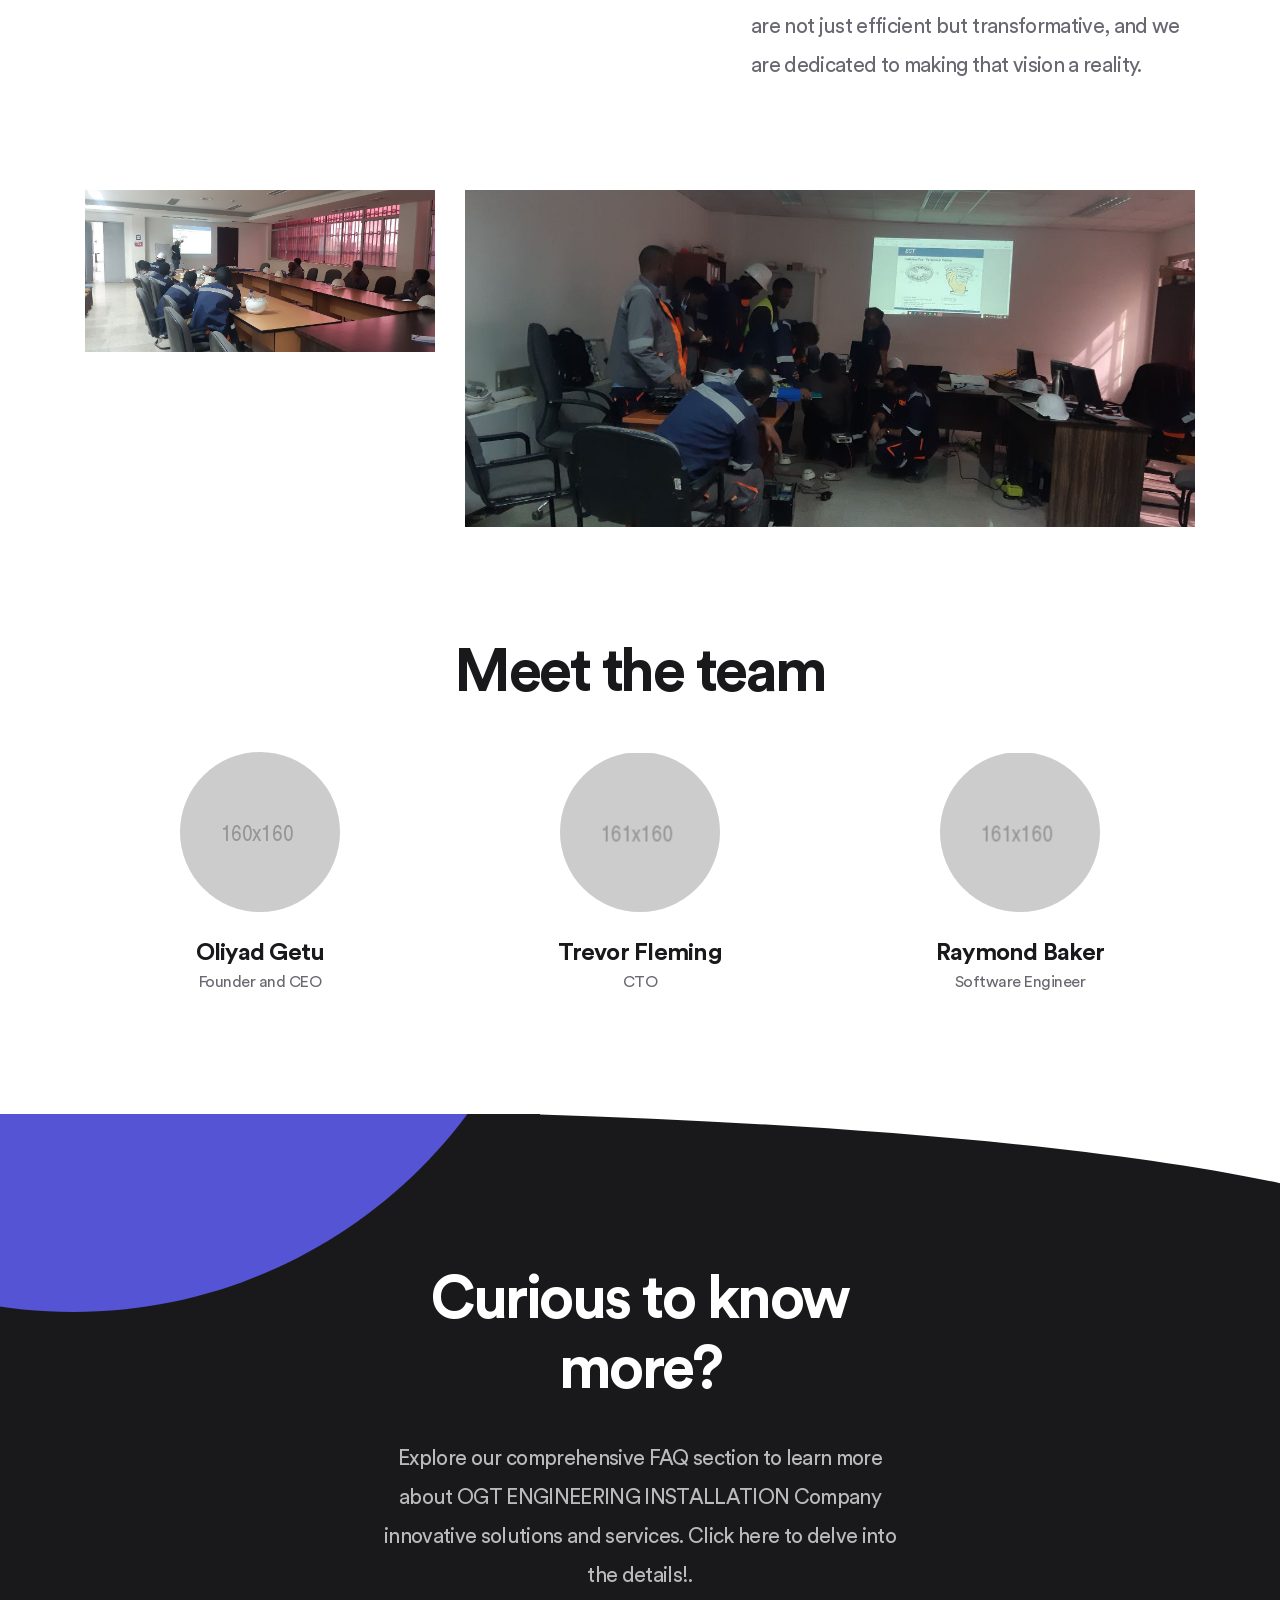
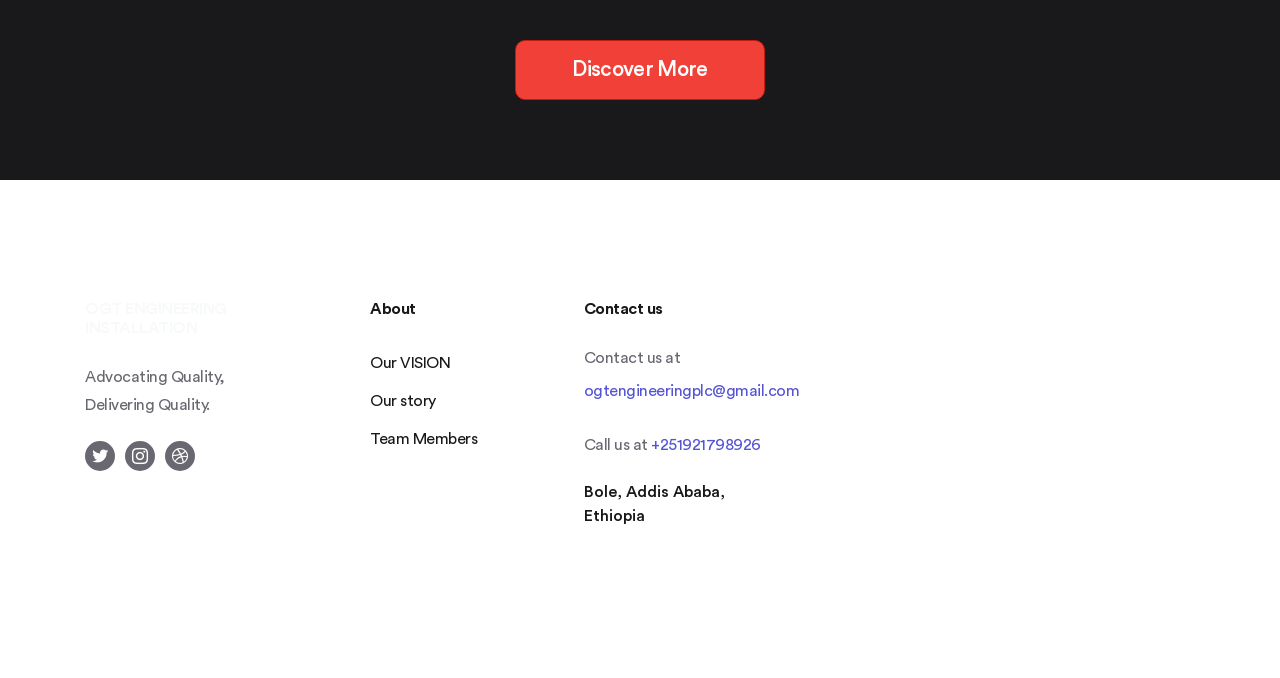
<file: about.html>
<!DOCTYPE html>
<html lang="en">

<head>
  <meta charset="UTF-8">
  <meta name="viewport" content="width=device-width, initial-scale=1.0">
  <meta http-equiv="X-UA-Compatible" content="ie=edge">
  <title>OGT - Advocating Quality, Delivering Quality</title>
  <link rel="shortcut icon" href="image/png/favicon.png" type="image/x-icon">
  <!-- Bootstrap , fonts & icons  -->
  <link rel="stylesheet" href="plugins/bootstrap/css/bootstrap.min.css">
  <link rel="stylesheet" href="fonts/icon-font/css/style.css">
  <link rel="stylesheet" href="fonts/typography-font/typo.css">
  <link rel="stylesheet" href="fonts/fontawesome-5/css/all.css">
  <!-- Plugin'stylesheets  -->
  <link rel="stylesheet" href="plugins/aos/aos.min.css">
  <link rel="stylesheet" href="plugins/fancybox/jquery.fancybox.min.css">
  <link rel="stylesheet" href="plugins/nice-select/nice-select.min.css">
  <link rel="stylesheet" href="plugins/slick/slick.min.css">
  <!-- Vendor stylesheets  -->
  <link rel="stylesheet" href="css/settings.css">
  <link rel="stylesheet" href="css/main.css">
  <!-- Custom stylesheet -->
  <link rel="stylesheet" href="css/custom.css">
</head>

<body>
  <div id="loading">
    <div class="load-circle"><span class="one"></span></div>
  </div>
  <div class="site-wrapper overflow-hidden ">
    <div class="about-page">
      <!-- Header Area -->
      <header class="site-header header-1absolute-header">
        <div class="container-fluid pr-lg--30 pl-lg--30">
          <nav class="navbar site-navbar offcanvas-active navbar-expand-lg navbar-light">
            <!-- Brand Logo-->
            <div class="brand-logo mr--30 text-light"><a href="./index.html">OGT
ENGINEERING INSTALLATION</a></div>
          <div class="collapse navbar-collapse" id="mobile-menu">
            <div class="navbar-nav mr--10 ml-lg-auto">
              <ul class="navbar-nav main-menu">
               
                <li class="drop-menu-item dropdown">
                      <a href="./index.html">
                      Home
                      </a>
                    </li>
                
                      
             

                      <li class="drop-menu-item dropdown">
                      <a href="./contact-1.html">
                        Contact Us
                      </a>
                    </li>


                    <li class="drop-menu-item dropdown">
                      <a href="about.html">
                        About us
                      </a>
                    </li>
                   


                      </ul>
                    </li>
                    

                    <!-- </li>
                    <li class="drop-menu-item">
                      <a href="./review.html">Reviews</a>
                    </li> -->
                    
                    
                   
                    <li class="drop-menu-item">
                         <a href="./faq.html">FAQ</a>
                       </li>
                      </ul>
                    </li>
                  </ul>
                </li>
                
              </ul>
                </li>
               
              </ul>
              <button class="btn-close navbar-toggler" type="button" data-toggle="collapse" data-target="#mobile-menu" aria-controls="mobile-menu" aria-expanded="true" aria-label="Toggle navigation">
                <i class="icon icon-simple-remove"></i>
              </button>
            </div>
                
              
           
            <button class="navbar-toggler btn-close-off-canvas" type="button" data-toggle="collapse" data-target="#mobile-menu" aria-controls="mobile-menu" aria-expanded="false" aria-label="Toggle navigation">
              <i class="icon icon-simple-remove icon-close"></i>
              <i class="icon icon-menu-34 icon-burger"></i>
            </button>
          </nav>
        </div>
      </header>




<!-- Content section 3 -->
    <div class="omga-02__content-section3 section-padding">
      <div class="container">
        <div class="row align-items-center">
          <div class="col-lg-6 col-md-9 order-lg-1" data-aos="fade-right" data-aos-duration="500" data-aos-once="true">
            <div class="omga-02__content-text section-title pr--25">
              <h2 class="title">OUR STORY</h2>
              <p>Founded in 2022 in Addis Ababa, Ethiopia, OGT ENGINEERING INSTALLATIONS established itself as an electrical, mechanical, and plumbing engineering service company engaging in electrical product installations, commissioning preventive maintenance, and automation. Our primary goal is to deliver quality results that exceed the expectations of our customers.
                <BR/>
                With a focus on excellence and innovation, we specialize in providing cutting-edge solutions for the entire electro-mechanical HVAC (Heating, Ventilation, and Air Conditioning), plumbing, fire fighting, fire alarm, electrical (MV, LV, and LV), security and surveillance, as well as BMS, IT, and audio/visual systems. CCTV installation solutions and commissioning services are also offered. Our dedicated team of experts brings years of experience and a commitment to delivering top-tier electrical solutions tailored to our clients' specific needs. We are your go-to partner for reliable, efficient, and sustainable services. </p>
                
              </div>
            </div>
            <div class="col-lg-6 col-md-10 order-lg-2 mb--30">
              <div class="omga-02__content-img-group-1 position-relative text-lg-right">
                <div class="img-1" data-aos="fade-down" data-aos-duration="800" data-aos-once="true">
                  <img src="./image/jpeg/2.jpg" alt="">
                </div>
               
              </div>
            </div>
        </div>
      </div>
    </div>




      <div class="omga-08__content-area">
        <div class="container">
          <div class="section-title pb-lg--40 ">
            <h2 class="title">Our vision is simple yet profound.</h2>
            <div class="right-side">
              <p>At OGT ENGINEERING, our vision is simple yet profound: to be the leading
force in electrical, mechanical and plumping engineering installations. We strive
to electrify the world with innovation, quality, and precision. Our commitment to
excellence drives us to deliver state-of-the-art solutions that empower our clients
and inspire a sustainable and connected future. We envision a world where MEP
systems are not just efficient but transformative, and we are dedicated to making
that vision a reality.</p>
            </div>
            
          </div>
          <div class="row mt--40 space-db--30">
            <div class="col-lg-4 col-md-5 mb--30">
              <div class="content-img">
                <img src="./image/jpeg/img (5).jpg" alt="">
              </div>
            </div>
            <div class="col-lg-8 col-md-7 mb--30">
              <div class="content-img">
                <img src="./image/jpeg/img (27).jpg" alt="">
              </div>
            </div>
          </div>
        </div>
      </div>
      <!-- Team Area -->
      <div class="omga-about__team-area pb-md--45">
        <div class="container">
          <div class="row justify-content-center">
            <div class="col-lg-6 text-center">
              <div class="section-title">
                <h2 class="title">Meet the team</h2>
             
              </div>
            </div>
          </div>
          <div class="row mt-lg--30">
            <div class="col-lg-4 mb--75">
              <div class="team-widget-1">
                <div class="widget-image">
                  <img src="./image/jpeg/about-team-1.jpg" alt="">
                </div>
                <div class="widget-text">
                  <h3 class="title">Oliyad Getu</h3>
                  <span class="subtitle">Founder and CEO</span>
                </div>
              </div>
            </div>
            <div class="col-lg-4 mb--75">
              <div class="team-widget-1">
                <div class="widget-image">
                  <img src="./image/jpeg/about-team-3.jpg" alt="">
                </div>
                <div class="widget-text">
                  <h3 class="title">Trevor Fleming</h3>
                  <span class="subtitle">CTO</span>
                </div>
              </div>
            </div>
            <div class="col-lg-4 mb--75">
              <div class="team-widget-1">
                <div class="widget-image">
                  <img src="./image/jpeg/about-team-4.jpg" alt="">
                </div>
                <div class="widget-text">
                  <h3 class="title">Raymond Baker</h3>
                  <span class="subtitle">Software Engineer</span>
                </div>
              </div>
            </div>
          </div>
        </div>
      </div>
      <!-- CTA section -->
      <div class="omga-10__cta-section section-padding">
        <div class="shape-1" data-aos="fade-right" data-aos-duration="400" data-aos-once="true">
          <img src="./image/png/l1-cta-oval.png" alt="">
        </div>
        <div class="shape-2">
          <img src="./image/svg/l1-curve-cta.svg" alt="">
        </div>
        <div class="container">
          <div class="row justify-content-center">
            <div class="col-lg-7 col-xl-6">
              <div class="section-title text-center" data-aos="zoom-out" data-aos-duration="500" data-aos-once="true">
                <h2 class="title">Curious to know more?</h2>
                <p>Explore our comprehensive FAQ section to learn more about OGT
ENGINEERING INSTALLATION Company innovative solutions and services. Click here to delve into the details!.</p>
                <div class="cta-btn">
                  <a class="btn hvr-bounce-to-left" href="./faq.html">Discover More</a>
                </div>
              </div>
            </div>
          </div>
        </div>
      </div>
      <!-- Footer section -->
      <!-- Footer section -->
     <!-- Footer section -->
    <div class="footer-section footer-2 section-padding">
      <div class="container">
        <div class="row justify-content-center">
          <div class="col-lg-3 col-md-4 mb--50 mb-lg--0">
            <div class="pr-lg--50">
              <div class="footer-logo mb--20">
                                 <h5 class="footer-title text-light">OGT
ENGINEERING INSTALLATION<h5>

              </div>
              <p>Advocating Quality, Delivering Quality.</p>
              <ul class="social-icons round-social">
                <li><a href=""><i class="icon icon-logo-twitter"></i></a></li>
                <li><a href=""><i class="icon icon-logo-instagram"></i></a></li>
                <li><a href=""><i class="icon icon-logo-dribbble"></i></a></li>
              </ul>
            </div>
          </div>
          <div class="col-lg-9 col-md-8">
            <div class="row">
              <div class="col-6 col-lg-3">
                <div class="single-footer mb--50 mb-lg--30">
                  <h5 class="footer-title">About</h5>
                  <ul class="footer-list">
                    <li><a href="">Our VISION</a></li>
                    <li><a href="">Our story</a></li>
                    <li><a href="">Team Members</a></li>
                  </ul>
                </div>
              </div>
              
            
              <div class="col-6 col-lg-3">
                <div class="single-footer mb--50 mb-lg--30">
                  <h5 class="footer-title">Contact us</h5>
                  <ul class="footer-list contact-list">
                    <li><p>Contact us at<a href="mailto:ogtengineeringplc@gmail.com">ogtengineeringplc@gmail.com
                      </a></p></li>
                    <li><p>Call us at <a href="tel:+251921798926">+251921798926</a></p></li>
                    <li>Bole, Addis Ababa, Ethiopia</li>
                  </ul>
                </div>
              </div>
            </div>
          </div>
        </div>
      </div>
    </div>
  </div>


  <!-- Vendor Scripts -->
  <script src="plugins/jquery/jquery.min.js"></script>
  <script src="plugins/jquery/jquery-migrate.min.js"></script>
  <script src="plugins/bootstrap/js/bootstrap.bundle.min.js"></script>
  <!-- Plugin's Scripts -->
  <script src="plugins/fancybox/jquery.fancybox.min.js"></script>
  <script src="plugins/nice-select/jquery.nice-select.min.js"></script>
  <script src="plugins/aos/aos.min.js"></script>
  <script src="plugins/slick/slick.min.js"></script>
  <!-- Activation Script -->
  <script src="js/custom.js"></script>
</body>

</html>
</file>
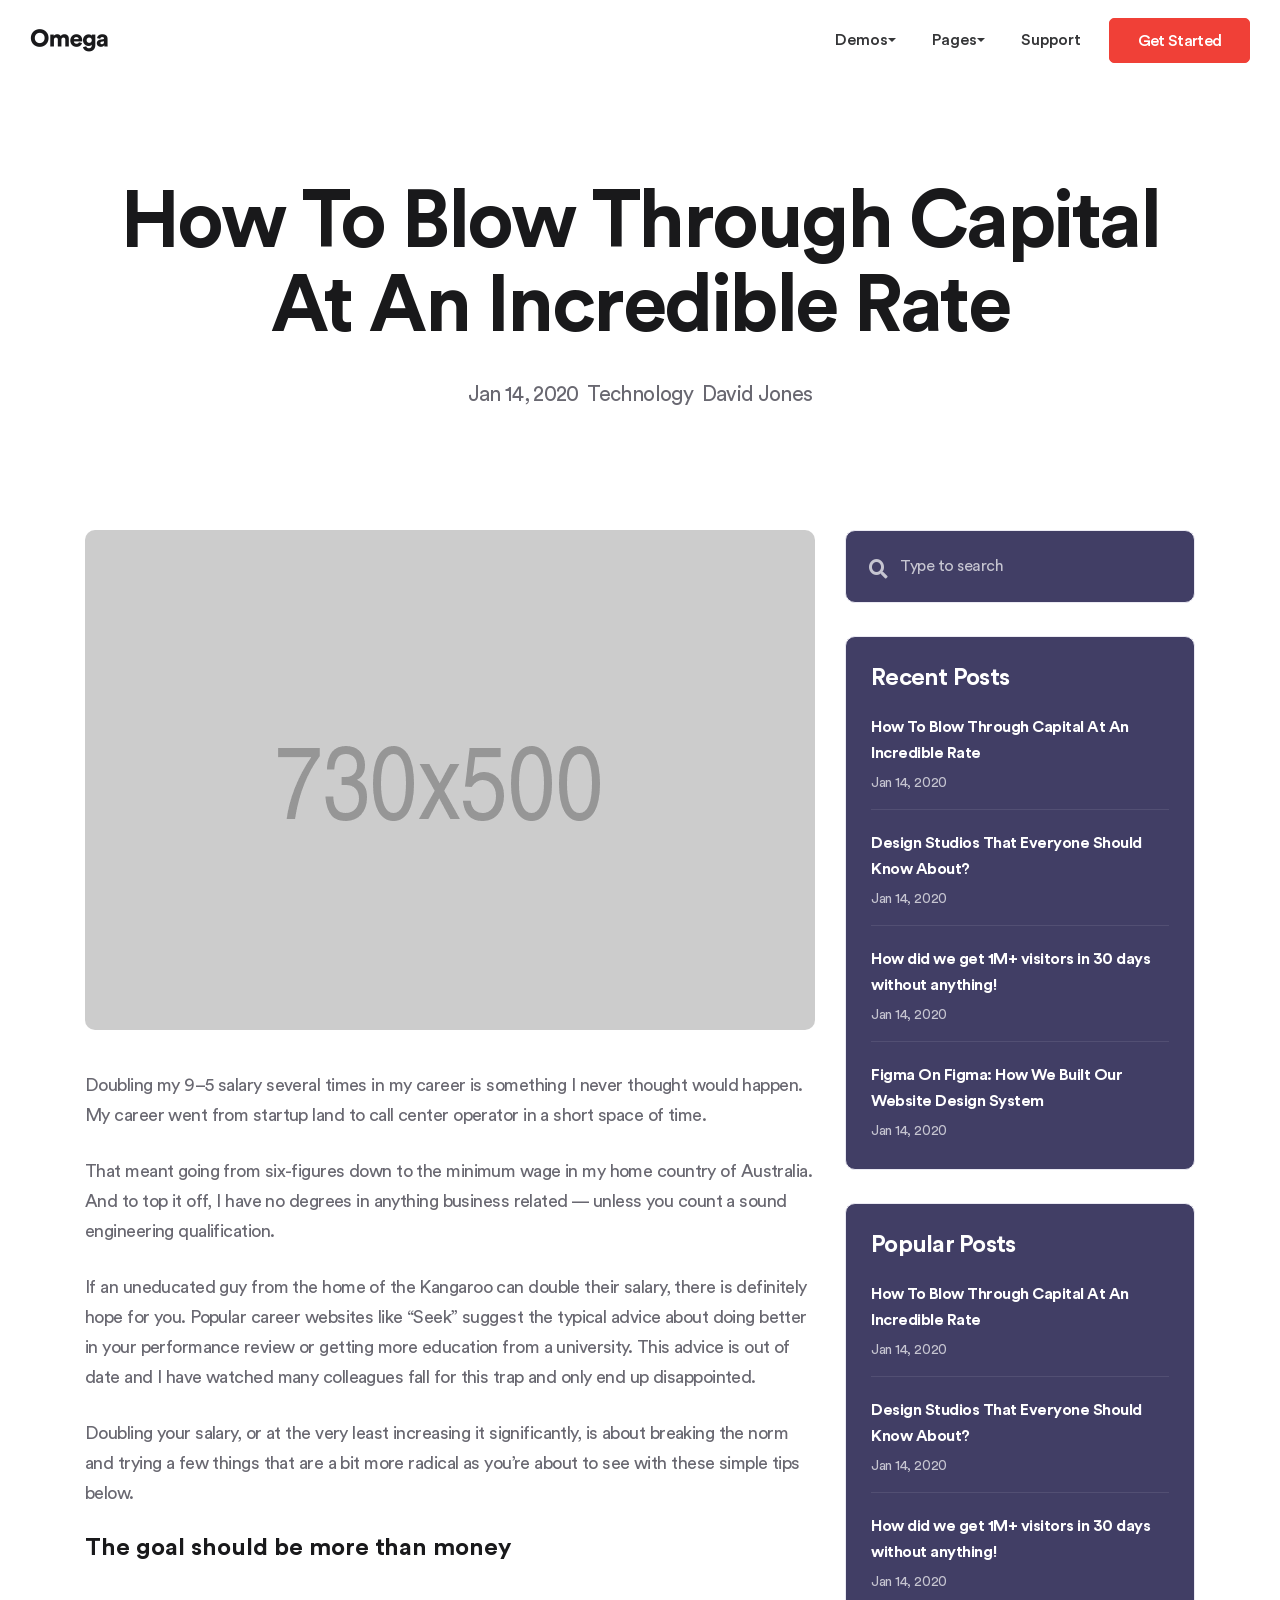
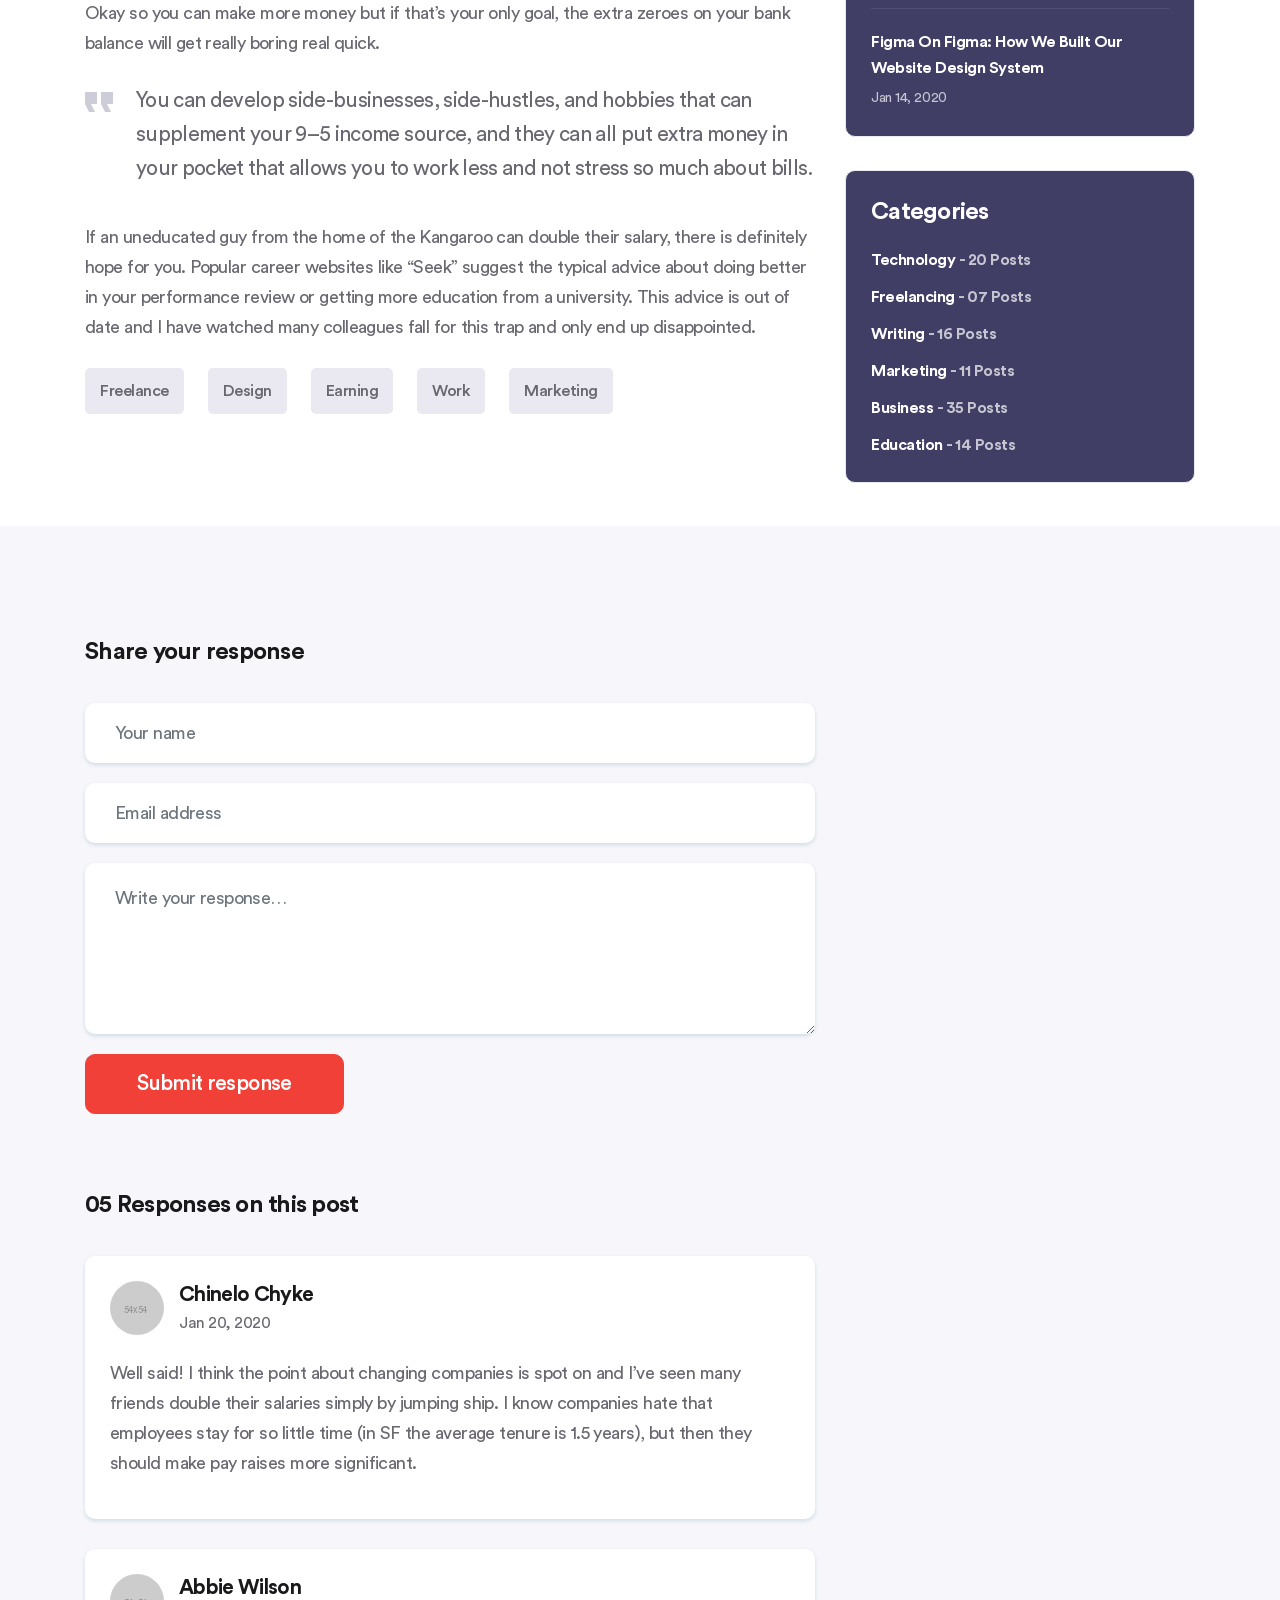
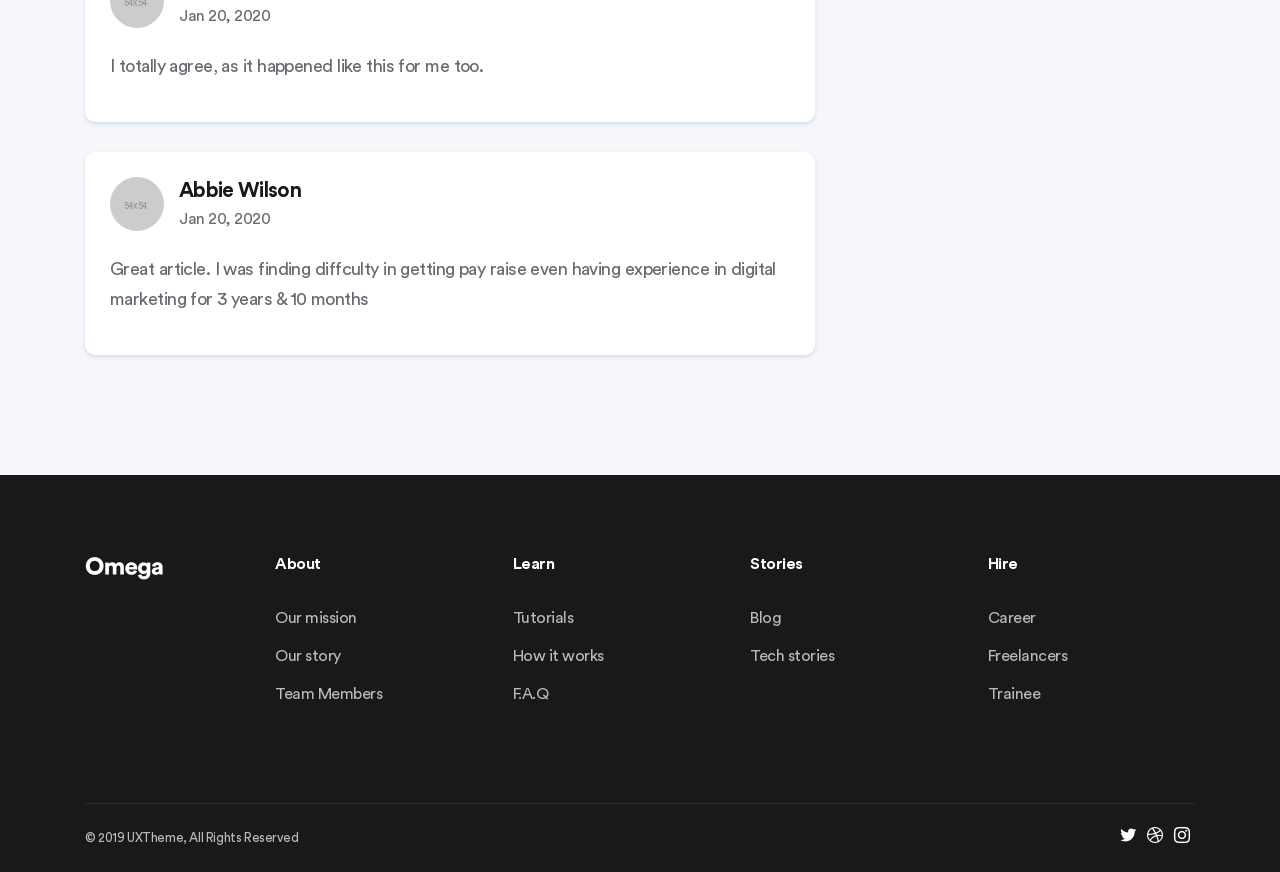
<file: blog-details.html>
<!DOCTYPE html>
<html lang="en">

<head>
  <meta charset="UTF-8">
  <meta name="viewport" content="width=device-width, initial-scale=1.0">
  <meta http-equiv="X-UA-Compatible" content="ie=edge">
  <title>Omega - Landing Page Template</title>
  <link rel="shortcut icon" href="image/png/favicon.png" type="image/x-icon">
  <!-- Bootstrap , fonts & icons  -->
  <link rel="stylesheet" href="plugins/bootstrap/css/bootstrap.min.css">
  <link rel="stylesheet" href="fonts/icon-font/css/style.css">
  <link rel="stylesheet" href="fonts/typography-font/typo.css">
  <link rel="stylesheet" href="fonts/fontawesome-5/css/all.css">
  <!-- Plugin'stylesheets  -->
  <link rel="stylesheet" href="plugins/aos/aos.min.css">
  <link rel="stylesheet" href="plugins/fancybox/jquery.fancybox.min.css">
  <link rel="stylesheet" href="plugins/nice-select/nice-select.min.css">
  <link rel="stylesheet" href="plugins/slick/slick.min.css">
  <!-- Vendor stylesheets  -->
  <link rel="stylesheet" href="css/settings.css">
  <link rel="stylesheet" href="css/main.css">
  <!-- Custom stylesheet -->
  <link rel="stylesheet" href="css/custom.css">
</head>

<body>
  <div id="loading">
    <div class="load-circle"><span class="one"></span></div>
  </div>
  <div class="site-wrapper overflow-hidden ">
    <div class="blog-page blog-details">
      <!-- Header Area -->
      <header class="site-header header-1">
        <div class="container-fluid pr-lg--30 pl-lg--30">
          <nav class="navbar site-navbar offcanvas-active navbar-expand-lg navbar-light">
            <!-- Brand Logo-->
            <div class="brand-logo"><a href="javascript:"><img src="./image/png/l1-logo.png" alt=""></a></div>
            <div class="collapse navbar-collapse" id="mobile-menu">
              <div class="navbar-nav ml-lg-auto mr--10">
                <ul class="navbar-nav main-menu">
                  <li class="nav-item dropdown">
                    <a class="nav-link dropdown-toggle" id="navbarDropdown" href="#features" role="button" data-toggle="dropdown" aria-haspopup="true" aria-expanded="false">Demos</a>
                    <ul class="menu-dropdown dropdown-menu" aria-labelledby="navbarDropdown">
                      <li class="drop-menu-item">
                        <a href="landing-1.html">
                          Landing 01
                        </a>
                      </li>
                      <li class="drop-menu-item">
                        <a href="landing-2.html">
                          Landing 02
                        </a>
                      </li>
                      <li class="drop-menu-item">
                        <a href="landing-3.html">
                          Landing 03
                        </a>
                      </li>
                      <li class="drop-menu-item">
                        <a href="landing-4.html">
                          Landing 04
                        </a>
                      </li>
                      <li class="drop-menu-item">
                        <a href="landing-5.html">
                          Landing 05
                        </a>
                      </li>
                      <li class="drop-menu-item">
                        <a href="landing-6.html">
                          Landing 06
                        </a>
                      </li>
                      <li class="drop-menu-item">
                        <a href="landing-7.html">
                          Landing 07
                        </a>
                      </li>
                      <li class="drop-menu-item">
                        <a href="landing-8.html">
                          Landing 08
                        </a>
                      </li>
                    </ul>
                  </li>
                  <li class="nav-item dropdown">
                    <a class="nav-link dropdown-toggle" id="navbarDropdown2" href="#features" role="button" data-toggle="dropdown" aria-haspopup="true" aria-expanded="false">Pages</a>
                    <ul class="menu-dropdown dropdown-menu" aria-labelledby="navbarDropdown2">
                      <li class="drop-menu-item">
                        <a href="about.html">
                          About us
                        </a>
                      </li>
                      <li class="drop-menu-item dropdown">
                        <a class="dropdown-toggle" id="navbarDropdown21" href="#" role="button" data-toggle="dropdown" aria-haspopup="true" aria-expanded="false">
                          Career
                        </a>
                        <ul class="menu-dropdown dropdown-menu dropdown-right" aria-labelledby="navbarDropdown21">
                          <li class="drop-menu-item">
                            <a href="career-page.html">
                              Career
                            </a>
                          </li>
                          <li class="drop-menu-item">
                            <a href="careerdetails.html">
                              Career Details
                            </a>
                          </li>
                        </ul>
                      </li>
                      <li class="drop-menu-item dropdown">
                        <a class="dropdown-toggle" id="navbarDropdown22" href="#" role="button" data-toggle="dropdown" aria-haspopup="true" aria-expanded="false">
                          Case Study
                        </a>
                        <ul class="menu-dropdown dropdown-menu dropdown-right" aria-labelledby="navbarDropdown22">
                          <li class="drop-menu-item">
                            <a href="case-study.html">
                              Case Study
                            </a>
                          </li>
                          <li class="drop-menu-item">
                            <a href="case-study-details.html">
                              Case Study Details
                            </a>
                          </li>
                        </ul>
                      </li>
                      <li class="drop-menu-item dropdown">
                        <a class="dropdown-toggle" id="navbarDropdown23" href="#" role="button" data-toggle="dropdown" aria-haspopup="true" aria-expanded="false">
                          Blog
                        </a>
                        <ul class="menu-dropdown dropdown-menu dropdown-right" aria-labelledby="navbarDropdown23">
                          <li class="drop-menu-item">
                            <a href="blog-regular.html">
                              Blog Regular
                            </a>
                          </li>
                          <li class="drop-menu-item">
                            <a href="blog-left-sidebar.html">
                              Blog Left Sidebar
                            </a>
                          </li>
                          <li class="drop-menu-item">
                            <a href="blog-right-sidebar.html">
                              Blog Right Sidebar
                            </a>
                          </li>
                          <li class="drop-menu-item">
                            <a href="blog-details.html">
                              Blog Details
                            </a>
                          </li>
                        </ul>
                      </li>
                      <li class="drop-menu-item dropdown">
                        <a class="dropdown-toggle" id="navbarDropdown24" href="#" role="button" data-toggle="dropdown" aria-haspopup="true" aria-expanded="false">
                          Pricing
                        </a>
                        <ul class="menu-dropdown dropdown-menu dropdown-right" aria-labelledby="navbarDropdown24">
                          <li class="drop-menu-item">
                            <a href="pricing-1.html">
                              Pricing 01
                            </a>
                          </li>
                          <li class="drop-menu-item">
                            <a href="pricing-2.html">
                              Pricing 02
                            </a>
                          </li>
                        </ul>
                      </li>
                      <li class="drop-menu-item dropdown">
                        <a class="dropdown-toggle" id="navbarDropdown25" href="#" role="button" data-toggle="dropdown" aria-haspopup="true" aria-expanded="false">
                          Contact
                        </a>
                        <ul class="menu-dropdown dropdown-menu dropdown-right" aria-labelledby="navbarDropdown25">
                          <li class="drop-menu-item">
                            <a href="contact-1.html">
                              Contact 01
                            </a>
                          </li>
                          <li class="drop-menu-item">
                            <a href="contact-2.html">
                              Contact 02
                            </a>
                          </li>
                          <li class="drop-menu-item">
                            <a href="contact-3.html">
                              Contact 03
                            </a>
                          </li>
                        </ul>
                      </li>
                      <li class="drop-menu-item dropdown">
                        <a class="dropdown-toggle" id="navbarDropdown26" href="#" role="button" data-toggle="dropdown" aria-haspopup="true" aria-expanded="false">
                          Account
                        </a>
                        <ul class="menu-dropdown dropdown-menu dropdown-right" aria-labelledby="navbarDropdown26">
                          <li class="drop-menu-item">
                            <a href="sign-in.html">
                              Sign In 01
                            </a>
                          </li>
                          <li class="drop-menu-item">
                            <a href="sign-in-img.html">
                              Sign In 02
                            </a>
                          </li>
                          <li class="drop-menu-item">
                            <a href="sign-up.html">
                              Sign Up 01
                            </a>
                          </li>
                          <li class="drop-menu-item">
                            <a href="sign-up-img.html">
                              Sign Up 02
                            </a>
                          </li>
                          <li class="drop-menu-item">
                            <a href="forget-pass.html">
                              Reset Password 01
                            </a>
                          </li>
                          <li class="drop-menu-item">
                            <a href="forget-pass-img.html">
                              Reset Password 02
                            </a>
                          </li>
                        </ul>
                      </li>
                      <li class="drop-menu-item dropdown">
                        <a class="dropdown-toggle" id="navbarDropdown27" href="#" role="button" data-toggle="dropdown" aria-haspopup="true" aria-expanded="false">
                          Utitlity
                        </a>
                        <ul class="menu-dropdown dropdown-menu dropdown-right" aria-labelledby="navbarDropdown27">
                          <li class="drop-menu-item">
                            <a href="404.html">
                              404 Page
                            </a>
                          </li>
                          <li class="drop-menu-item">
                            <a href="thank-you.html">
                              Thank You
                            </a>
                          </li>
                          <li class="drop-menu-item">
                            <a href="terms-page.html">
                              Terms & Conditions
                            </a>
                          </li>
                          <li class="drop-menu-item">
                            <a href="coming-soon.html">
                              Coming soon
                            </a>
                          </li>
                          <li class="drop-menu-item">
                            <a href="coming-soon-2.html">
                              Coming soon 2
                            </a>
                          </li>
                        </ul>
                      </li>
                      <li class="drop-menu-item dropdown">
                        <a class="dropdown-toggle" id="navbarDropdown27" href="#" role="button" data-toggle="dropdown" aria-haspopup="true" aria-expanded="false">
                          Essential
                        </a>
                        <ul class="menu-dropdown dropdown-menu dropdown-right" aria-labelledby="navbarDropdown27">
                          <li class="drop-menu-item">
                            <a href="./faq.html">FAQ</a>
                          </li>
                          <li class="drop-menu-item">
                            <a href="./review.html">Reviews</a>
                          </li>
                        </ul>
                      </li>
                    </ul>
                  </li>
                  <li class="nav-item">
                    <a class="nav-link" href=" https://grayic.com/html-support/" role="button" aria-expanded="false">Support</a>
                  </li>
                </ul>
                <button class="btn-close navbar-toggler" type="button" data-toggle="collapse" data-target="#mobile-menu" aria-controls="mobile-menu" aria-expanded="true" aria-label="Toggle navigation">
                  <i class="icon icon-simple-remove"></i>
                </button>
              </div>
              <button class="btn-close" type="button" data-toggle="collapse" data-target="#mobile-menu" aria-controls="mobile-menu" aria-expanded="true" aria-label="Toggle navigation">
                <i class="icon icon-e-remove"></i>
              </button>
            </div>
            <div class="header-btns ml-auto ml-lg-0 mr--15 mr-lg--0"><a class="btn btn--primary btn-header hvr-bounce-to-left" href="#">Get Started</a></div>
            <button class="navbar-toggler btn-close-off-canvas" type="button" data-toggle="collapse" data-target="#mobile-menu" aria-controls="mobile-menu" aria-expanded="false" aria-label="Toggle navigation">
              <i class="icon icon-simple-remove icon-close"></i>
              <i class="icon icon-menu-34 icon-burger"></i>
            </button>
          </nav>
        </div>
      </header>
      <div class="page-banner">
        <div class="container">
          <div class="row justify-content-center text-center">
            <div class="col-lg-12">
              <div class="banner-content">
                <h2 class="title">
                  How To Blow Through Capital <br class="d-none d-lg-block"> At An Incredible Rate
            </h2>
                  <p><a href="">Jan 14, 2020 </a> <span class="bullet"></span> <a href="">Technology</a> <span class="bullet"></span> <a href=""> David Jones</a></p>
              </div>
            </div>
          </div>
        </div>
      </div>
      <section class="pb-md-120 pb--10 pt--20">
        <div class="container">
          <div class="row">
            <div class="col-lg-8 mb--40 mb-md--0">
              <div class="blog-post-details">
                <div class="post-image mb--40">
                  <img src="./image/jpeg/blog-details-img-1.jpg" alt="">
                </div>
                <div class="text-block-1">
                  <p>Doubling my 9–5 salary several times in my career is something I never thought would happen. My career went from startup land to call center operator in a short space of time.</p>
                  <p>That meant going from six-figures down to the minimum wage in my home country of Australia. And to top it off, I have no degrees in anything business related — unless you count a sound engineering qualification.</p>
                  <p>If an uneducated guy from the home of the Kangaroo can double their salary, there is definitely hope for you. Popular career websites like “Seek” suggest the typical advice about doing better in your performance review or getting more education from a university. This advice is out of date and I have watched many colleagues fall for this trap and only end up disappointed.</p>
                  <p> Doubling your salary, or at the very least increasing it significantly, is about breaking the norm and trying a few things that are a bit more radical as you’re about to see with these simple tips below.</p>
                  <h3 class="article-title pb--35">
                    The goal should be more than money
                  </h3>
                  <p>Okay so you can make more money but if that’s your only goal, the extra zeroes on your bank balance will get really boring real quick.</p>
                  <div class="quoteed-text mt--15 mb--10">
                    <p>You can develop side-businesses, side-hustles, and hobbies that can supplement your 9–5 income source, and they can all put extra money in your pocket that allows you to work less and not stress so much about bills.</p>
                  </div>
                  <p>If an uneducated guy from the home of the Kangaroo can double their salary, there is definitely hope for you. Popular career websites like “Seek” suggest the typical advice about doing better in your performance review or getting more education from a university. This advice is out of date and I have watched many colleagues fall for this trap and only end up disappointed.</p>
                  <ul class="related-post-tags">
                    <li><a href="#">Freelance</a></li>
                    <li><a href="#">Design</a></li>
                    <li><a href="#">Earning</a></li>
                    <li><a href="#">Work</a></li>
                    <li><a href="#">Marketing</a></li>
                  </ul>
                </div>
              </div>
            </div>
            <div class="col-lg-4 omega-blog-page-sidebar order-lg-1">
              <div class="single-sidebar">
                <form action="">
                  <div class="sidebar-search">
                    <button><i class="fas fa-search"></i></button>
                    <input type="text" class="form-control" placeholder="Type to search">
                  </div>
                </form>
              </div>
              <div class="single-sidebar post-block">
                <h2 class="sidebar-title">Recent Posts</h2>
                <div class="sidebar-post-block">
                  <div class="single-post">
                    <h3 class="title"><a href="#">How To Blow Through Capital At An Incredible Rate</a></h3>
                    <span class="date">Jan 14, 2020</span>
                  </div>
                </div>
                <div class="sidebar-post-block">
                  <div class="single-post">
                    <h3 class="title"><a href="#">Design Studios That Everyone Should Know About? </a></h3>
                    <span class="date">Jan 14, 2020</span>
                  </div>
                </div>
                <div class="sidebar-post-block">
                  <div class="single-post">
                    <h3 class="title"><a href="#">How did we get 1M+ visitors in 30 days without anything!</a></h3>
                    <span class="date">Jan 14, 2020</span>
                  </div>
                </div>
                <div class="sidebar-post-block">
                  <div class="single-post">
                    <h3 class="title"><a href="#">Figma On Figma: How We Built Our Website Design System</a></h3>
                    <span class="date">Jan 14, 2020</span>
                  </div>
                </div>
              </div>
              <div class="single-sidebar post-block">
                <h2 class="sidebar-title">Popular Posts</h2>
                <div class="sidebar-post-block">
                  <div class="single-post">
                    <h3 class="title"><a href="#">How To Blow Through Capital At An Incredible Rate</a></h3>
                    <span class="date">Jan 14, 2020</span>
                  </div>
                </div>
                <div class="sidebar-post-block">
                  <div class="single-post">
                    <h3 class="title"><a href="#">Design Studios That Everyone Should Know About? </a></h3>
                    <span class="date">Jan 14, 2020</span>
                  </div>
                </div>
                <div class="sidebar-post-block">
                  <div class="single-post">
                    <h3 class="title"><a href="#">How did we get 1M+ visitors in 30 days without anything!</a></h3>
                    <span class="date">Jan 14, 2020</span>
                  </div>
                </div>
                <div class="sidebar-post-block">
                  <div class="single-post">
                    <h3 class="title"><a href="#">Figma On Figma: How We Built Our Website Design System</a></h3>
                    <span class="date">Jan 14, 2020</span>
                  </div>
                </div>
              </div>
              <div class="single-sidebar post-block">
                <h2 class="sidebar-title mb--20">Categories</h2>
                <ul class="category-sidebar-list">
                  <li><a href="">Technology <span>-  20 Posts</span></a></li>
                  <li><a href="">Freelancing <span> -  07 Posts</span></a></li>
                  <li><a href="">Writing <span>-  16 Posts</span></a></li>
                  <li><a href="">Marketing <span>-  11 Posts</span></a></li>
                  <li><a href="">Business <span>-  35 Posts</span></a></li>
                  <li><a href="">Education <span>-  14 Posts</span></a></li>
                </ul>
              </div>
            </div>
          </div>
        </div>
      </section>
      <section class="omega-blog__reply-section">
        <div class="container">
          <div class="row">
            <div class="col-lg-8">
              <div class="omega-blog__reply-form pb--40 pb-lg--75">
                <h3 class="reply-block-title pb--35">Share your response</h3>
                <form action="./">
                  <input type="text" class="form-control" placeholder="Your name">
                  <input type="text" class="form-control" placeholder="Email address">
                  <textarea name="response" class="form-control" placeholder="Write your response…"></textarea>
                  <button class="btn btn--primary hvr-bounce-to-left">Submit response</button>
                </form>
              </div>
              <div class="omega-blog__comments">
                <h3 class="reply-block-title pb--35">05 Responses on this post</h3>
                <div class="single-comment">
                  <div class="user-small-card">
                    <div class="user-img">
                      <img src="./image/jpeg/comment-user-1.jpg" alt="">
                    </div>
                    <div class="user-identity">
                      <h3 class="name">Chinelo Chyke</h3>
                      <p class="date">Jan 20, 2020</p>
                    </div>
                  </div>
                  <p>Well said! I think the point about changing companies is spot on and I’ve seen many friends double their salaries simply by jumping ship. I know companies hate that employees stay for so little time (in SF the average tenure is 1.5 years), but then they should make pay raises more significant.</p>
                </div>
                <div class="single-comment">
                  <div class="user-small-card">
                    <div class="user-img">
                      <img src="./image/jpeg/comment-user-2.jpg" alt="">
                    </div>
                    <div class="user-identity">
                      <h3 class="name">Abbie Wilson</h3>
                      <p class="date">Jan 20, 2020</p>
                    </div>
                  </div>
                  <p>I totally agree, as it happened like this for me too. </p>
                </div>
                <div class="single-comment">
                  <div class="user-small-card">
                    <div class="user-img">
                      <img src="./image/jpeg/comment-user-3.jpg" alt="">
                    </div>
                    <div class="user-identity">
                      <h3 class="name">Abbie Wilson</h3>
                      <p class="date">Jan 20, 2020</p>
                    </div>
                  </div>
                  <p>Great article. I was finding diffculty in getting pay raise even having experience in digital marketing for 3 years & 10 months</p>
                </div>
              </div>
            </div>
          </div>
        </div>
      </section>
      <!-- Footer section -->
      <div class="footer-section footer-1">
        <div class="container">
          <div class="footer-top">
            <div class="row justify-content-center">
              <div class="col-lg-2 col-md-4">
                <div class="footer-logo mb--50">
                  <img src="./image/png/footer-logo.png" alt="">
                </div>
              </div>
              <div class="col-lg-10 col-md-8">
                <div class="row">
                  <div class="col-6 col-lg-3">
                    <div class="single-footer mb--50 mb-lg--30">
                      <h5 class="footer-title">About</h5>
                      <ul class="footer-list">
                        <li><a href="">Our mission</a></li>
                        <li><a href="">Our story</a></li>
                        <li><a href="">Team Members</a></li>
                      </ul>
                    </div>
                  </div>
                  <div class="col-6 col-lg-3">
                    <div class="single-footer mb--50 mb-lg--30">
                      <h5 class="footer-title">Learn</h5>
                      <ul class="footer-list">
                        <li><a href="">Tutorials</a></li>
                        <li><a href="">How it works</a></li>
                        <li><a href="">F.A.Q</a></li>
                      </ul>
                    </div>
                  </div>
                  <div class="col-6 col-lg-3">
                    <div class="single-footer mb--50 mb-lg--30">
                      <h5 class="footer-title">Stories</h5>
                      <ul class="footer-list">
                        <li><a href="">Blog</a></li>
                        <li><a href="">Tech stories</a></li>
                      </ul>
                    </div>
                  </div>
                  <div class="col-6 col-lg-3">
                    <div class="single-footer mb--50 mb-lg--30">
                      <h5 class="footer-title">Hire</h5>
                      <ul class="footer-list">
                        <li><a href="">Career</a></li>
                        <li><a href="">Freelancers</a></li>
                        <li><a href="">Trainee</a></li>
                      </ul>
                    </div>
                  </div>
                </div>
              </div>
            </div>
          </div>
          <div class="copyright-area">
            <div class="row align-items-center">
              <div class="col-sm-6  text-sm-left text-center mb-2 mb-sm-0">
                <p class="copyright-text">&copy; 2019 UXTheme, All Rights Reserved</p>
              </div>
              <div class="col-sm-6 text-sm-right text-center">
                <ul class="social-icons">
                  <li><a href=""><i class="icon icon-logo-twitter"></i></a></li>
                  <li><a href=""><i class="icon icon-logo-dribbble"></i></a></li>
                  <li><a href=""><i class="icon  icon-logo-instagram"></i></a></li>
                </ul>
              </div>
            </div>
          </div>
        </div>
      </div>
    </div>
  </div>
  <!-- Vendor Scripts -->
  <script src="plugins/jquery/jquery.min.js"></script>
  <script src="plugins/jquery/jquery-migrate.min.js"></script>
  <script src="plugins/bootstrap/js/bootstrap.bundle.min.js"></script>
  <!-- Plugin's Scripts -->
  <script src="plugins/fancybox/jquery.fancybox.min.js"></script>
  <script src="plugins/nice-select/jquery.nice-select.min.js"></script>
  <script src="plugins/aos/aos.min.js"></script>
  <script src="plugins/slick/slick.min.js"></script>
  <!-- Activation Script -->
  <script src="js/custom.js"></script>
</body>

</html>
</file>
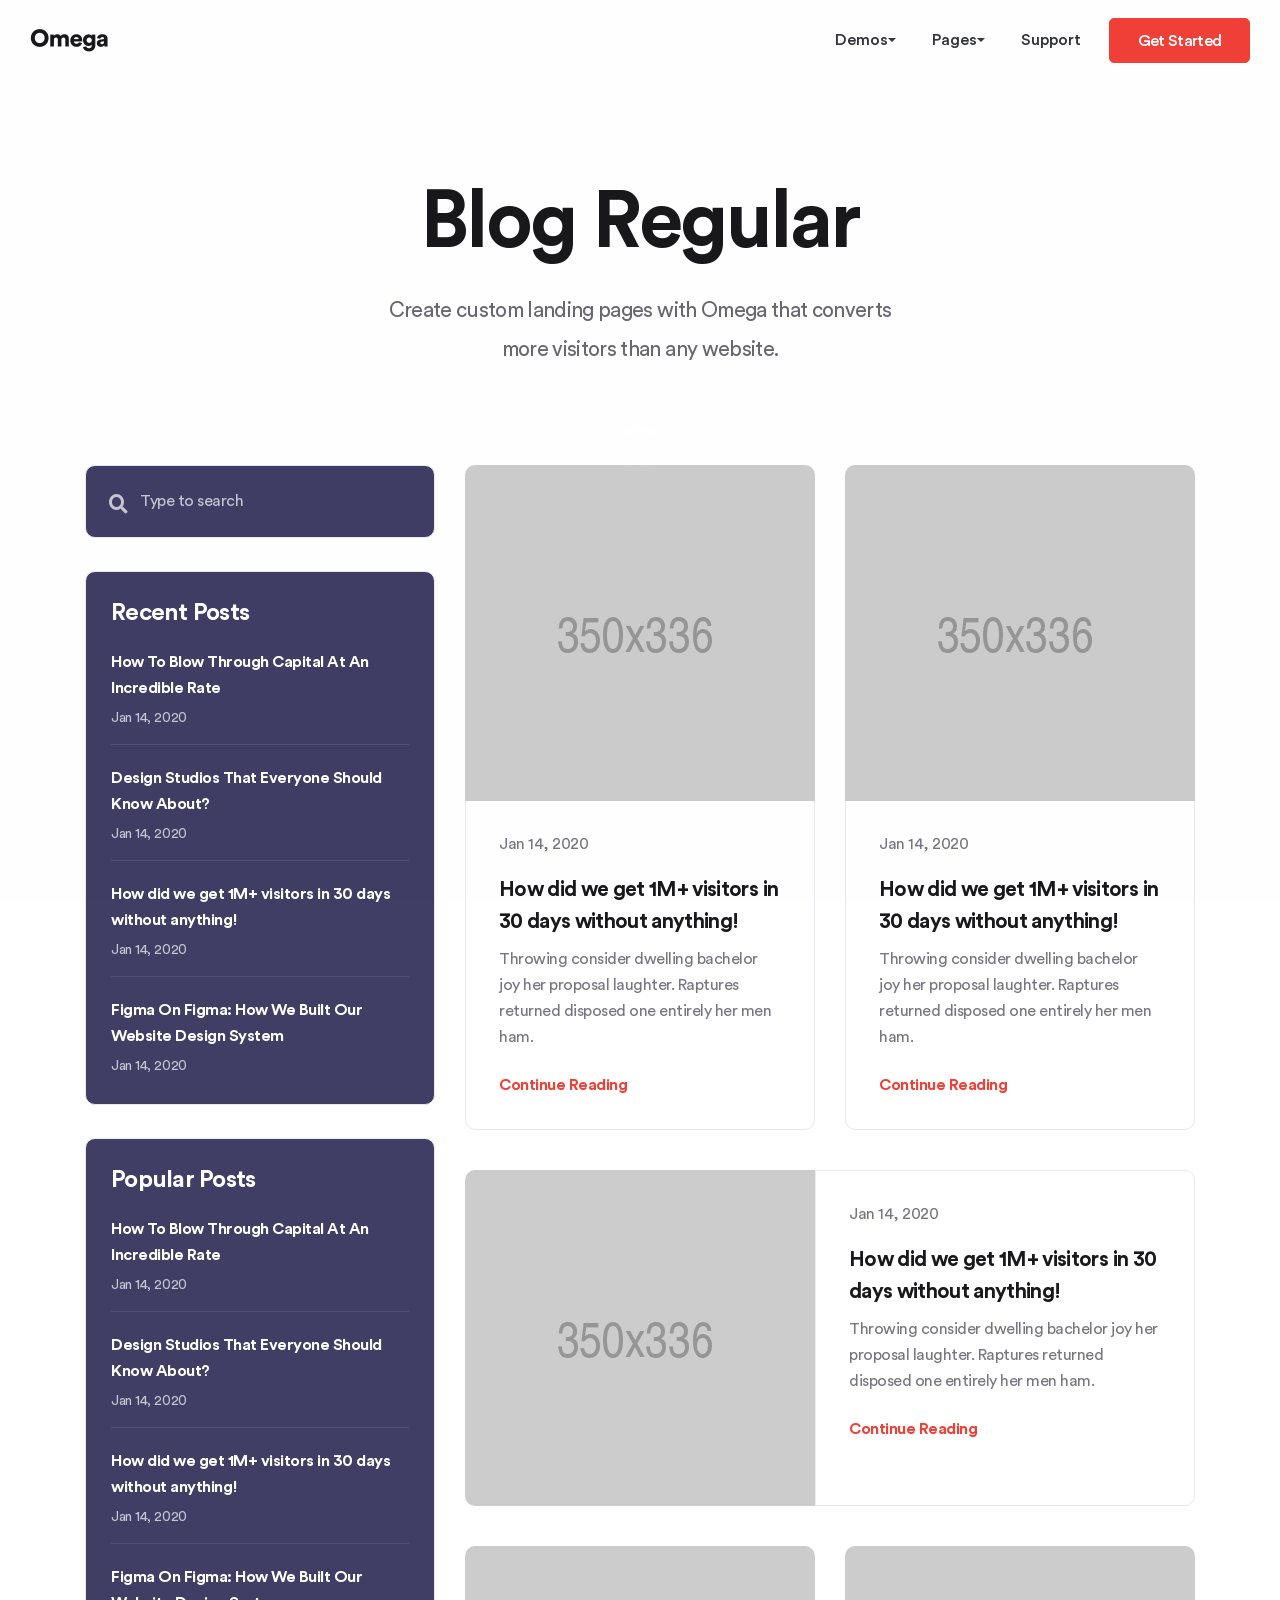
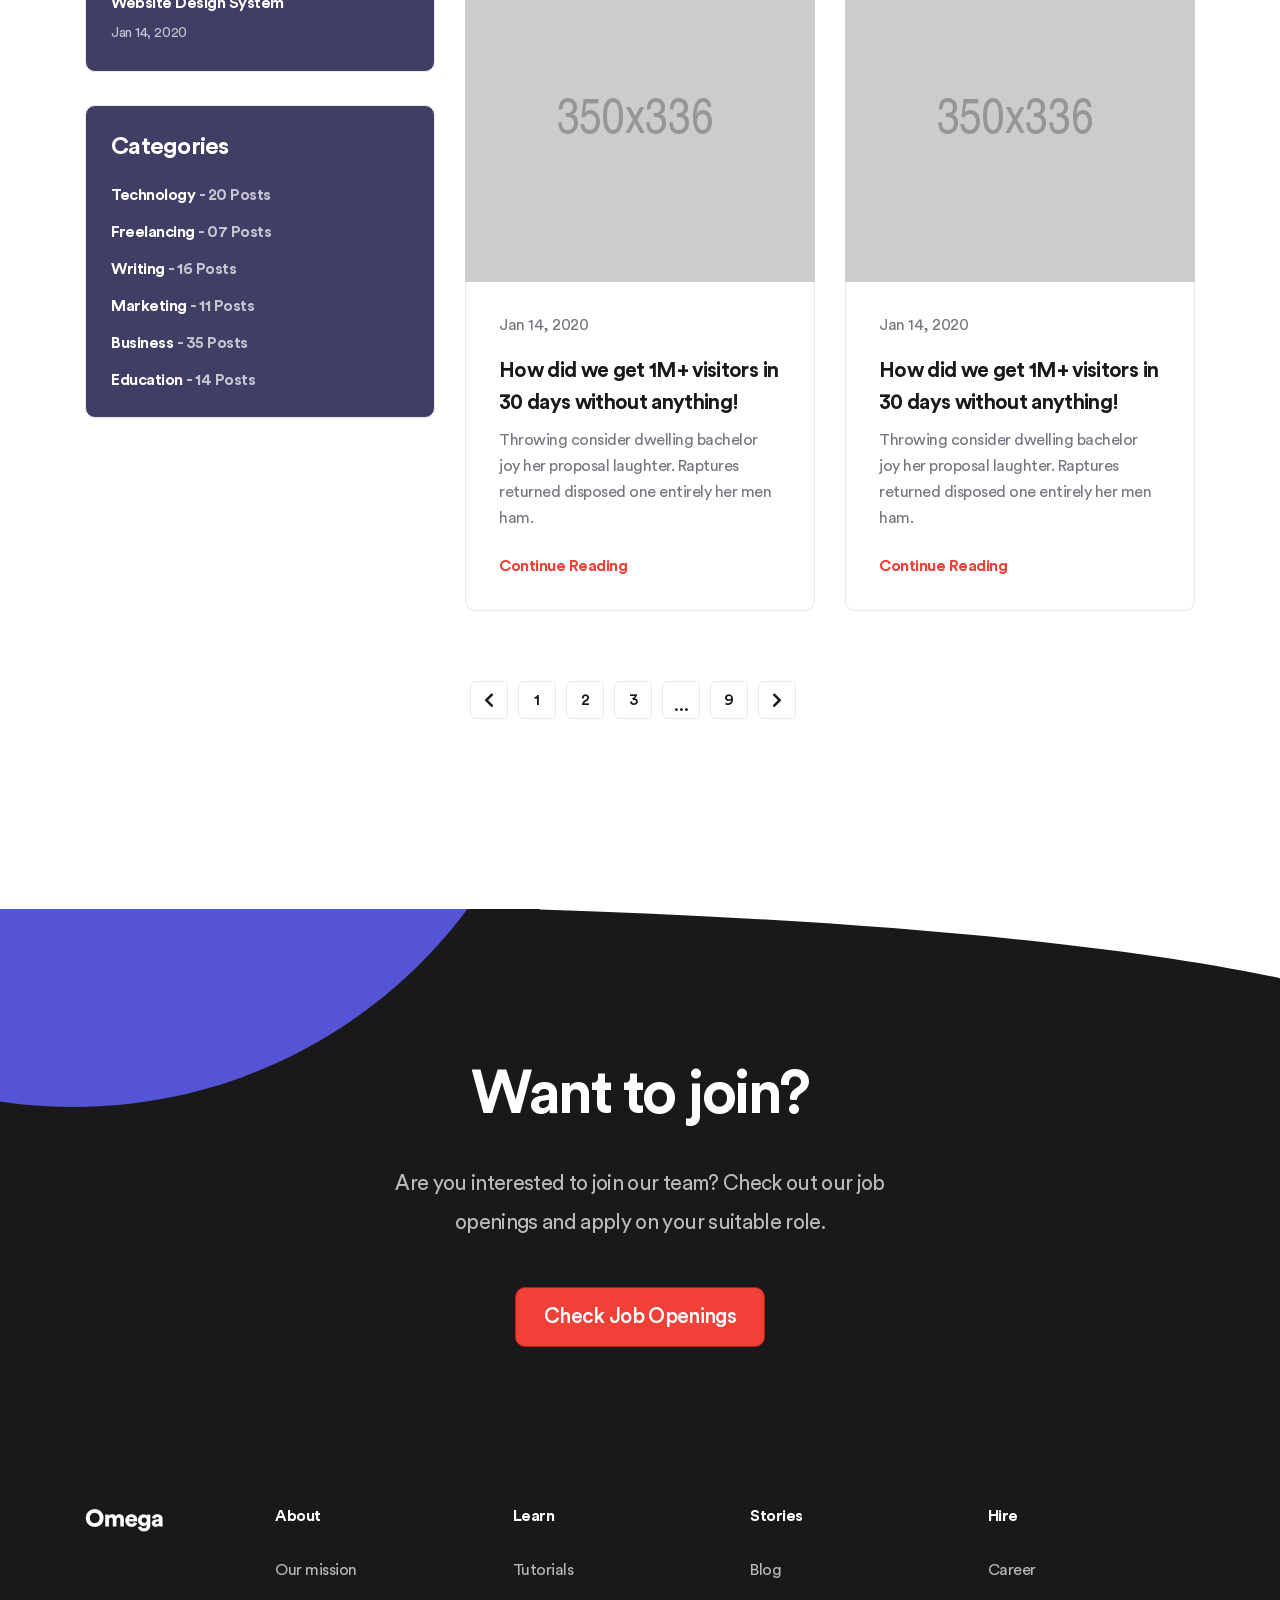
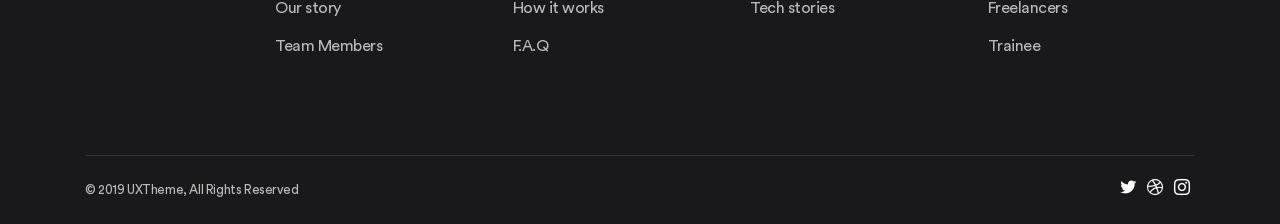
<file: blog-left-sidebar.html>
<!DOCTYPE html>
<html lang="en">

<head>
  <meta charset="UTF-8">
  <meta name="viewport" content="width=device-width, initial-scale=1.0">
  <meta http-equiv="X-UA-Compatible" content="ie=edge">
  <title>Omega - Landing Page Template</title>
  <link rel="shortcut icon" href="image/png/favicon.png" type="image/x-icon">
  <!-- Bootstrap , fonts & icons  -->
  <link rel="stylesheet" href="plugins/bootstrap/css/bootstrap.min.css">
  <link rel="stylesheet" href="fonts/icon-font/css/style.css">
  <link rel="stylesheet" href="fonts/typography-font/typo.css">
  <link rel="stylesheet" href="fonts/fontawesome-5/css/all.css">
  <!-- Plugin'stylesheets  -->
  <link rel="stylesheet" href="plugins/aos/aos.min.css">
  <link rel="stylesheet" href="plugins/fancybox/jquery.fancybox.min.css">
  <link rel="stylesheet" href="plugins/nice-select/nice-select.min.css">
  <link rel="stylesheet" href="plugins/slick/slick.min.css">
  <!-- Vendor stylesheets  -->
  <link rel="stylesheet" href="css/settings.css">
  <link rel="stylesheet" href="css/main.css">
  <!-- Custom stylesheet -->
  <link rel="stylesheet" href="css/custom.css">
</head>

<body>
  <div id="loading">
    <div class="load-circle"><span class="one"></span></div>
  </div>
  <div class="site-wrapper overflow-hidden ">
    <div class="blog-page">
      <!-- Header Area -->
      <header class="site-header header-1">
        <div class="container-fluid pr-lg--30 pl-lg--30">
          <nav class="navbar site-navbar offcanvas-active navbar-expand-lg navbar-light">
            <!-- Brand Logo-->
            <div class="brand-logo"><a href="javascript:"><img src="./image/png/l1-logo.png" alt=""></a></div>
            <div class="collapse navbar-collapse" id="mobile-menu">
              <div class="navbar-nav ml-lg-auto mr--10">
                <ul class="navbar-nav main-menu">
                  <li class="nav-item dropdown">
                    <a class="nav-link dropdown-toggle" id="navbarDropdown" href="#features" role="button" data-toggle="dropdown" aria-haspopup="true" aria-expanded="false">Demos</a>
                    <ul class="menu-dropdown dropdown-menu" aria-labelledby="navbarDropdown">
                      <li class="drop-menu-item">
                        <a href="landing-1.html">
                          Landing 01
                        </a>
                      </li>
                      <li class="drop-menu-item">
                        <a href="landing-2.html">
                          Landing 02
                        </a>
                      </li>
                      <li class="drop-menu-item">
                        <a href="landing-3.html">
                          Landing 03
                        </a>
                      </li>
                      <li class="drop-menu-item">
                        <a href="landing-4.html">
                          Landing 04
                        </a>
                      </li>
                      <li class="drop-menu-item">
                        <a href="landing-5.html">
                          Landing 05
                        </a>
                      </li>
                      <li class="drop-menu-item">
                        <a href="landing-6.html">
                          Landing 06
                        </a>
                      </li>
                      <li class="drop-menu-item">
                        <a href="landing-7.html">
                          Landing 07
                        </a>
                      </li>
                      <li class="drop-menu-item">
                        <a href="landing-8.html">
                          Landing 08
                        </a>
                      </li>
                    </ul>
                  </li>
                  <li class="nav-item dropdown">
                    <a class="nav-link dropdown-toggle" id="navbarDropdown2" href="#features" role="button" data-toggle="dropdown" aria-haspopup="true" aria-expanded="false">Pages</a>
                    <ul class="menu-dropdown dropdown-menu" aria-labelledby="navbarDropdown2">
                      <li class="drop-menu-item">
                        <a href="about.html">
                          About us
                        </a>
                      </li>
                      <li class="drop-menu-item dropdown">
                        <a class="dropdown-toggle" id="navbarDropdown21" href="#" role="button" data-toggle="dropdown" aria-haspopup="true" aria-expanded="false">
                          Career
                        </a>
                        <ul class="menu-dropdown dropdown-menu dropdown-right" aria-labelledby="navbarDropdown21">
                          <li class="drop-menu-item">
                            <a href="career-page.html">
                              Career
                            </a>
                          </li>
                          <li class="drop-menu-item">
                            <a href="careerdetails.html">
                              Career Details
                            </a>
                          </li>
                        </ul>
                      </li>
                      <li class="drop-menu-item dropdown">
                        <a class="dropdown-toggle" id="navbarDropdown22" href="#" role="button" data-toggle="dropdown" aria-haspopup="true" aria-expanded="false">
                          Case Study
                        </a>
                        <ul class="menu-dropdown dropdown-menu dropdown-right" aria-labelledby="navbarDropdown22">
                          <li class="drop-menu-item">
                            <a href="case-study.html">
                              Case Study
                            </a>
                          </li>
                          <li class="drop-menu-item">
                            <a href="case-study-details.html">
                              Case Study Details
                            </a>
                          </li>
                        </ul>
                      </li>
                      <li class="drop-menu-item dropdown">
                        <a class="dropdown-toggle" id="navbarDropdown23" href="#" role="button" data-toggle="dropdown" aria-haspopup="true" aria-expanded="false">
                          Blog
                        </a>
                        <ul class="menu-dropdown dropdown-menu dropdown-right" aria-labelledby="navbarDropdown23">
                          <li class="drop-menu-item">
                            <a href="blog-regular.html">
                              Blog Regular
                            </a>
                          </li>
                          <li class="drop-menu-item">
                            <a href="blog-left-sidebar.html">
                              Blog Left Sidebar
                            </a>
                          </li>
                          <li class="drop-menu-item">
                            <a href="blog-right-sidebar.html">
                              Blog Right Sidebar
                            </a>
                          </li>
                          <li class="drop-menu-item">
                            <a href="blog-details.html">
                              Blog Details
                            </a>
                          </li>
                        </ul>
                      </li>
                      <li class="drop-menu-item dropdown">
                        <a class="dropdown-toggle" id="navbarDropdown24" href="#" role="button" data-toggle="dropdown" aria-haspopup="true" aria-expanded="false">
                          Pricing
                        </a>
                        <ul class="menu-dropdown dropdown-menu dropdown-right" aria-labelledby="navbarDropdown24">
                          <li class="drop-menu-item">
                            <a href="pricing-1.html">
                              Pricing 01
                            </a>
                          </li>
                          <li class="drop-menu-item">
                            <a href="pricing-2.html">
                              Pricing 02
                            </a>
                          </li>
                        </ul>
                      </li>
                      <li class="drop-menu-item dropdown">
                        <a class="dropdown-toggle" id="navbarDropdown25" href="#" role="button" data-toggle="dropdown" aria-haspopup="true" aria-expanded="false">
                          Contact
                        </a>
                        <ul class="menu-dropdown dropdown-menu dropdown-right" aria-labelledby="navbarDropdown25">
                          <li class="drop-menu-item">
                            <a href="contact-1.html">
                              Contact 01
                            </a>
                          </li>
                          <li class="drop-menu-item">
                            <a href="contact-2.html">
                              Contact 02
                            </a>
                          </li>
                          <li class="drop-menu-item">
                            <a href="contact-3.html">
                              Contact 03
                            </a>
                          </li>
                        </ul>
                      </li>
                      <li class="drop-menu-item dropdown">
                        <a class="dropdown-toggle" id="navbarDropdown26" href="#" role="button" data-toggle="dropdown" aria-haspopup="true" aria-expanded="false">
                          Account
                        </a>
                        <ul class="menu-dropdown dropdown-menu dropdown-right" aria-labelledby="navbarDropdown26">
                          <li class="drop-menu-item">
                            <a href="sign-in.html">
                              Sign In 01
                            </a>
                          </li>
                          <li class="drop-menu-item">
                            <a href="sign-in-img.html">
                              Sign In 02
                            </a>
                          </li>
                          <li class="drop-menu-item">
                            <a href="sign-up.html">
                              Sign Up 01
                            </a>
                          </li>
                          <li class="drop-menu-item">
                            <a href="sign-up-img.html">
                              Sign Up 02
                            </a>
                          </li>
                          <li class="drop-menu-item">
                            <a href="forget-pass.html">
                              Reset Password 01
                            </a>
                          </li>
                          <li class="drop-menu-item">
                            <a href="forget-pass-img.html">
                              Reset Password 02
                            </a>
                          </li>
                        </ul>
                      </li>
                      <li class="drop-menu-item dropdown">
                        <a class="dropdown-toggle" id="navbarDropdown27" href="#" role="button" data-toggle="dropdown" aria-haspopup="true" aria-expanded="false">
                          Utitlity
                        </a>
                        <ul class="menu-dropdown dropdown-menu dropdown-right" aria-labelledby="navbarDropdown27">
                          <li class="drop-menu-item">
                            <a href="404.html">
                              404 Page
                            </a>
                          </li>
                          <li class="drop-menu-item">
                            <a href="thank-you.html">
                              Thank You
                            </a>
                          </li>
                          <li class="drop-menu-item">
                            <a href="terms-page.html">
                              Terms & Conditions
                            </a>
                          </li>
                          <li class="drop-menu-item">
                            <a href="coming-soon.html">
                              Coming soon
                            </a>
                          </li>
                          <li class="drop-menu-item">
                            <a href="coming-soon-2.html">
                              Coming soon 2
                            </a>
                          </li>
                        </ul>
                      </li>
                      <li class="drop-menu-item dropdown">
                        <a class="dropdown-toggle" id="navbarDropdown27" href="#" role="button" data-toggle="dropdown" aria-haspopup="true" aria-expanded="false">
                          Essential
                        </a>
                        <ul class="menu-dropdown dropdown-menu dropdown-right" aria-labelledby="navbarDropdown27">
                          <li class="drop-menu-item">
                            <a href="./faq.html">FAQ</a>
                          </li>
                          <li class="drop-menu-item">
                            <a href="./review.html">Reviews</a>
                          </li>
                        </ul>
                      </li>
                    </ul>
                  </li>
                  <li class="nav-item">
                    <a class="nav-link" href=" https://grayic.com/html-support/" role="button" aria-expanded="false">Support</a>
                  </li>
                </ul>
                <button class="btn-close navbar-toggler" type="button" data-toggle="collapse" data-target="#mobile-menu" aria-controls="mobile-menu" aria-expanded="true" aria-label="Toggle navigation">
                  <i class="icon icon-simple-remove"></i>
                </button>
              </div>
              <button class="btn-close" type="button" data-toggle="collapse" data-target="#mobile-menu" aria-controls="mobile-menu" aria-expanded="true" aria-label="Toggle navigation">
                <i class="icon icon-e-remove"></i>
              </button>
            </div>
            <div class="header-btns ml-auto ml-lg-0 mr--15 mr-lg--0"><a class="btn btn--primary btn-header hvr-bounce-to-left" href="#">Get Started</a></div>
            <button class="navbar-toggler btn-close-off-canvas" type="button" data-toggle="collapse" data-target="#mobile-menu" aria-controls="mobile-menu" aria-expanded="false" aria-label="Toggle navigation">
              <i class="icon icon-simple-remove icon-close"></i>
              <i class="icon icon-menu-34 icon-burger"></i>
            </button>
          </nav>
        </div>
      </header>
      <!-- Page Banner Area -->
      <div class="page-banner">
        <div class="container">
          <div class="row justify-content-center text-center">
            <div class="col-lg-6">
              <div class="banner-content">
                <h2 class="title">
                  Blog Regular
                </h2>
                <p>Create custom landing pages with Omega that converts more visitors than any website.</p>
              </div>
            </div>
          </div>
        </div>
      </div>
      <div class="blog-post-area">
        <div class="container">
          <div class="row">
            <div class="col-lg-8 mb--50 order-lg-2">
              <div class="row">
                <div class="col-lg-6 col-md-6 mb--40">
                  <div class="blog-card">
                    <div class="blog-card_img">
                      <img src="./image/jpeg/blog-post--img-10.jpg" alt="">
                    </div>
                    <div class="blog-card_texts">
                      <span class="post-date">Jan 14, 2020</span>
                      <h3 class="post-title">
                        How did we get 1M+ visitors in 30 days without anything!
                      </h3>
                      <p>Throwing consider dwelling bachelor joy her proposal laughter. Raptures returned disposed one entirely her men ham. </p>
                      <a href="#" class="link-to-more">Continue Reading</a>
                    </div>
                  </div>
                </div>
                <div class="col-lg-6 col-md-6 mb--40">
                  <div class="blog-card">
                    <div class="blog-card_img">
                      <img src="./image/jpeg/blog-post--img-7.jpg" alt="">
                    </div>
                    <div class="blog-card_texts">
                      <span class="post-date">Jan 14, 2020</span>
                      <h3 class="post-title">
                        How did we get 1M+ visitors in 30 days without anything!
                      </h3>
                      <p>Throwing consider dwelling bachelor joy her proposal laughter. Raptures returned disposed one entirely her men ham. </p>
                      <a href="#" class="link-to-more">Continue Reading</a>
                    </div>
                  </div>
                </div>
                <div class="col-lg-12 mb--40">
                  <div class="blog-card blog-card--list">
                    <div class="blog-card_img">
                      <img src="./image/png/blog-post-list--img-2.png" alt="">
                    </div>
                    <div class="blog-card_texts">
                      <span class="post-date">Jan 14, 2020</span>
                      <h3 class="post-title">
                        How did we get 1M+ visitors in 30 days without anything!
                      </h3>
                      <p>Throwing consider dwelling bachelor joy her proposal laughter. Raptures returned disposed one entirely her men ham. </p>
                      <a href="#" class="link-to-more">Continue Reading</a>
                    </div>
                  </div>
                </div>
                <div class="col-lg-6 col-md-6 mb--40">
                  <div class="blog-card">
                    <div class="blog-card_img">
                      <img src="./image/jpeg/blog-post--img-8.jpg" alt="">
                    </div>
                    <div class="blog-card_texts">
                      <span class="post-date">Jan 14, 2020</span>
                      <h3 class="post-title">
                        How did we get 1M+ visitors in 30 days without anything!
                      </h3>
                      <p>Throwing consider dwelling bachelor joy her proposal laughter. Raptures returned disposed one entirely her men ham. </p>
                      <a href="#" class="link-to-more">Continue Reading</a>
                    </div>
                  </div>
                </div>
                <div class="col-lg-6 col-md-6 mb--40">
                  <div class="blog-card">
                    <div class="blog-card_img">
                      <img src="./image/jpeg/blog-post--img-9.jpg" alt="">
                    </div>
                    <div class="blog-card_texts">
                      <span class="post-date">Jan 14, 2020</span>
                      <h3 class="post-title">
                        How did we get 1M+ visitors in 30 days without anything!
                      </h3>
                      <p>Throwing consider dwelling bachelor joy her proposal laughter. Raptures returned disposed one entirely her men ham. </p>
                      <a href="#" class="link-to-more">Continue Reading</a>
                    </div>
                  </div>
                </div>
              </div>
              <div class="omega-blog-pagination pt--30">
                <ul class="pagination-list">
                  <li><a href="#"><i class="fas fa-chevron-left"></i></a></li>
                  <li><a href="#">1</a></li>
                  <li><a href="#">2</a></li>
                  <li><a href="#">3</a></li>
                  <li class="exerpt">...</li>
                  <li><a href="#">9</a></li>
                  <li><a href="#"><i class="fas fa-chevron-right"></i></a></li>
                </ul>
              </div>
            </div>
            <div class="col-lg-4 omega-blog-page-sidebar order-lg-1">
              <div class="single-sidebar">
                <form action="">
                  <div class="sidebar-search">
                    <button><i class="fas fa-search"></i></button>
                    <input type="text" class="form-control" placeholder="Type to search">
                  </div>
                </form>
              </div>
              <div class="single-sidebar post-block">
                <h2 class="sidebar-title">Recent Posts</h2>
                <div class="sidebar-post-block">
                  <div class="single-post">
                    <h3 class="title"><a href="#">How To Blow Through Capital At An Incredible Rate</a></h3>
                    <span class="date">Jan 14, 2020</span>
                  </div>
                </div>
                <div class="sidebar-post-block">
                  <div class="single-post">
                    <h3 class="title"><a href="#">Design Studios That Everyone Should Know About? </a></h3>
                    <span class="date">Jan 14, 2020</span>
                  </div>
                </div>
                <div class="sidebar-post-block">
                  <div class="single-post">
                    <h3 class="title"><a href="#">How did we get 1M+ visitors in 30 days without anything!</a></h3>
                    <span class="date">Jan 14, 2020</span>
                  </div>
                </div>
                <div class="sidebar-post-block">
                  <div class="single-post">
                    <h3 class="title"><a href="#">Figma On Figma: How We Built Our Website Design System</a></h3>
                    <span class="date">Jan 14, 2020</span>
                  </div>
                </div>
              </div>
              <div class="single-sidebar post-block">
                <h2 class="sidebar-title">Popular Posts</h2>
                <div class="sidebar-post-block">
                  <div class="single-post">
                    <h3 class="title"><a href="#">How To Blow Through Capital At An Incredible Rate</a></h3>
                    <span class="date">Jan 14, 2020</span>
                  </div>
                </div>
                <div class="sidebar-post-block">
                  <div class="single-post">
                    <h3 class="title"><a href="#">Design Studios That Everyone Should Know About? </a></h3>
                    <span class="date">Jan 14, 2020</span>
                  </div>
                </div>
                <div class="sidebar-post-block">
                  <div class="single-post">
                    <h3 class="title"><a href="#">How did we get 1M+ visitors in 30 days without anything!</a></h3>
                    <span class="date">Jan 14, 2020</span>
                  </div>
                </div>
                <div class="sidebar-post-block">
                  <div class="single-post">
                    <h3 class="title"><a href="#">Figma On Figma: How We Built Our Website Design System</a></h3>
                    <span class="date">Jan 14, 2020</span>
                  </div>
                </div>
              </div>
              <div class="single-sidebar post-block">
                <h2 class="sidebar-title mb--20">Categories</h2>
                <ul class="category-sidebar-list">
                  <li><a href="">Technology <span>-  20 Posts</span></a></li>
                  <li><a href="">Freelancing <span> -  07 Posts</span></a></li>
                  <li><a href="">Writing <span>-  16 Posts</span></a></li>
                  <li><a href="">Marketing <span>-  11 Posts</span></a></li>
                  <li><a href="">Business <span>-  35 Posts</span></a></li>
                  <li><a href="">Education <span>-  14 Posts</span></a></li>
                </ul>
              </div>
            </div>
          </div>
        </div>
      </div>
      <!-- CTA section -->
      <div class="omga-09__cta-section section-padding">
        <div class="shape-1" data-aos="fade-right" data-aos-duration="400" data-aos-once="true">
          <img src="./image/png/l1-cta-oval.png" alt="">
        </div>
        <div class="shape-2">
          <img src="./image/svg/l1-curve-cta.svg" alt="">
        </div>
        <div class="container">
          <div class="row justify-content-center">
            <div class="col-lg-7 col-xl-6">
              <div class="section-title text-center" data-aos="zoom-out" data-aos-duration="500" data-aos-once="true">
                <h2 class="title">Want to join?</h2>
                <p>Are you interested to join our team? Check out our job openings and apply on your suitable role.</p>
                <div class="cta-btn">
                  <a class="btn hvr-bounce-to-left" href="#">Check Job Openings</a>
                </div>
              </div>
            </div>
          </div>
        </div>
      </div>
      <!-- Footer section -->
      <div class="footer-section footer-1">
        <div class="container">
          <div class="footer-top">
            <div class="row justify-content-center">
              <div class="col-lg-2 col-md-4">
                <div class="footer-logo mb--50">
                  <img src="./image/png/footer-logo.png" alt="">
                </div>
              </div>
              <div class="col-lg-10 col-md-8">
                <div class="row">
                  <div class="col-6 col-lg-3">
                    <div class="single-footer mb--50 mb-lg--30">
                      <h5 class="footer-title">About</h5>
                      <ul class="footer-list">
                        <li><a href="">Our mission</a></li>
                        <li><a href="">Our story</a></li>
                        <li><a href="">Team Members</a></li>
                      </ul>
                    </div>
                  </div>
                  <div class="col-6 col-lg-3">
                    <div class="single-footer mb--50 mb-lg--30">
                      <h5 class="footer-title">Learn</h5>
                      <ul class="footer-list">
                        <li><a href="">Tutorials</a></li>
                        <li><a href="">How it works</a></li>
                        <li><a href="">F.A.Q</a></li>
                      </ul>
                    </div>
                  </div>
                  <div class="col-6 col-lg-3">
                    <div class="single-footer mb--50 mb-lg--30">
                      <h5 class="footer-title">Stories</h5>
                      <ul class="footer-list">
                        <li><a href="">Blog</a></li>
                        <li><a href="">Tech stories</a></li>
                      </ul>
                    </div>
                  </div>
                  <div class="col-6 col-lg-3">
                    <div class="single-footer mb--50 mb-lg--30">
                      <h5 class="footer-title">Hire</h5>
                      <ul class="footer-list">
                        <li><a href="">Career</a></li>
                        <li><a href="">Freelancers</a></li>
                        <li><a href="">Trainee</a></li>
                      </ul>
                    </div>
                  </div>
                </div>
              </div>
            </div>
          </div>
          <div class="copyright-area">
            <div class="row align-items-center">
              <div class="col-sm-6  text-sm-left text-center mb-2 mb-sm-0">
                <p class="copyright-text">&copy; 2019 UXTheme, All Rights Reserved</p>
              </div>
              <div class="col-sm-6 text-sm-right text-center">
                <ul class="social-icons">
                  <li><a href=""><i class="icon icon-logo-twitter"></i></a></li>
                  <li><a href=""><i class="icon icon-logo-dribbble"></i></a></li>
                  <li><a href=""><i class="icon  icon-logo-instagram"></i></a></li>
                </ul>
              </div>
            </div>
          </div>
        </div>
      </div>
    </div>
  </div>
  <!-- Vendor Scripts -->
  <script src="plugins/jquery/jquery.min.js"></script>
  <script src="plugins/jquery/jquery-migrate.min.js"></script>
  <script src="plugins/bootstrap/js/bootstrap.bundle.min.js"></script>
  <!-- Plugin's Scripts -->
  <script src="plugins/fancybox/jquery.fancybox.min.js"></script>
  <script src="plugins/nice-select/jquery.nice-select.min.js"></script>
  <script src="plugins/aos/aos.min.js"></script>
  <script src="plugins/slick/slick.min.js"></script>
  <!-- Activation Script -->
  <script src="js/custom.js"></script>
</body>

</html>
</file>
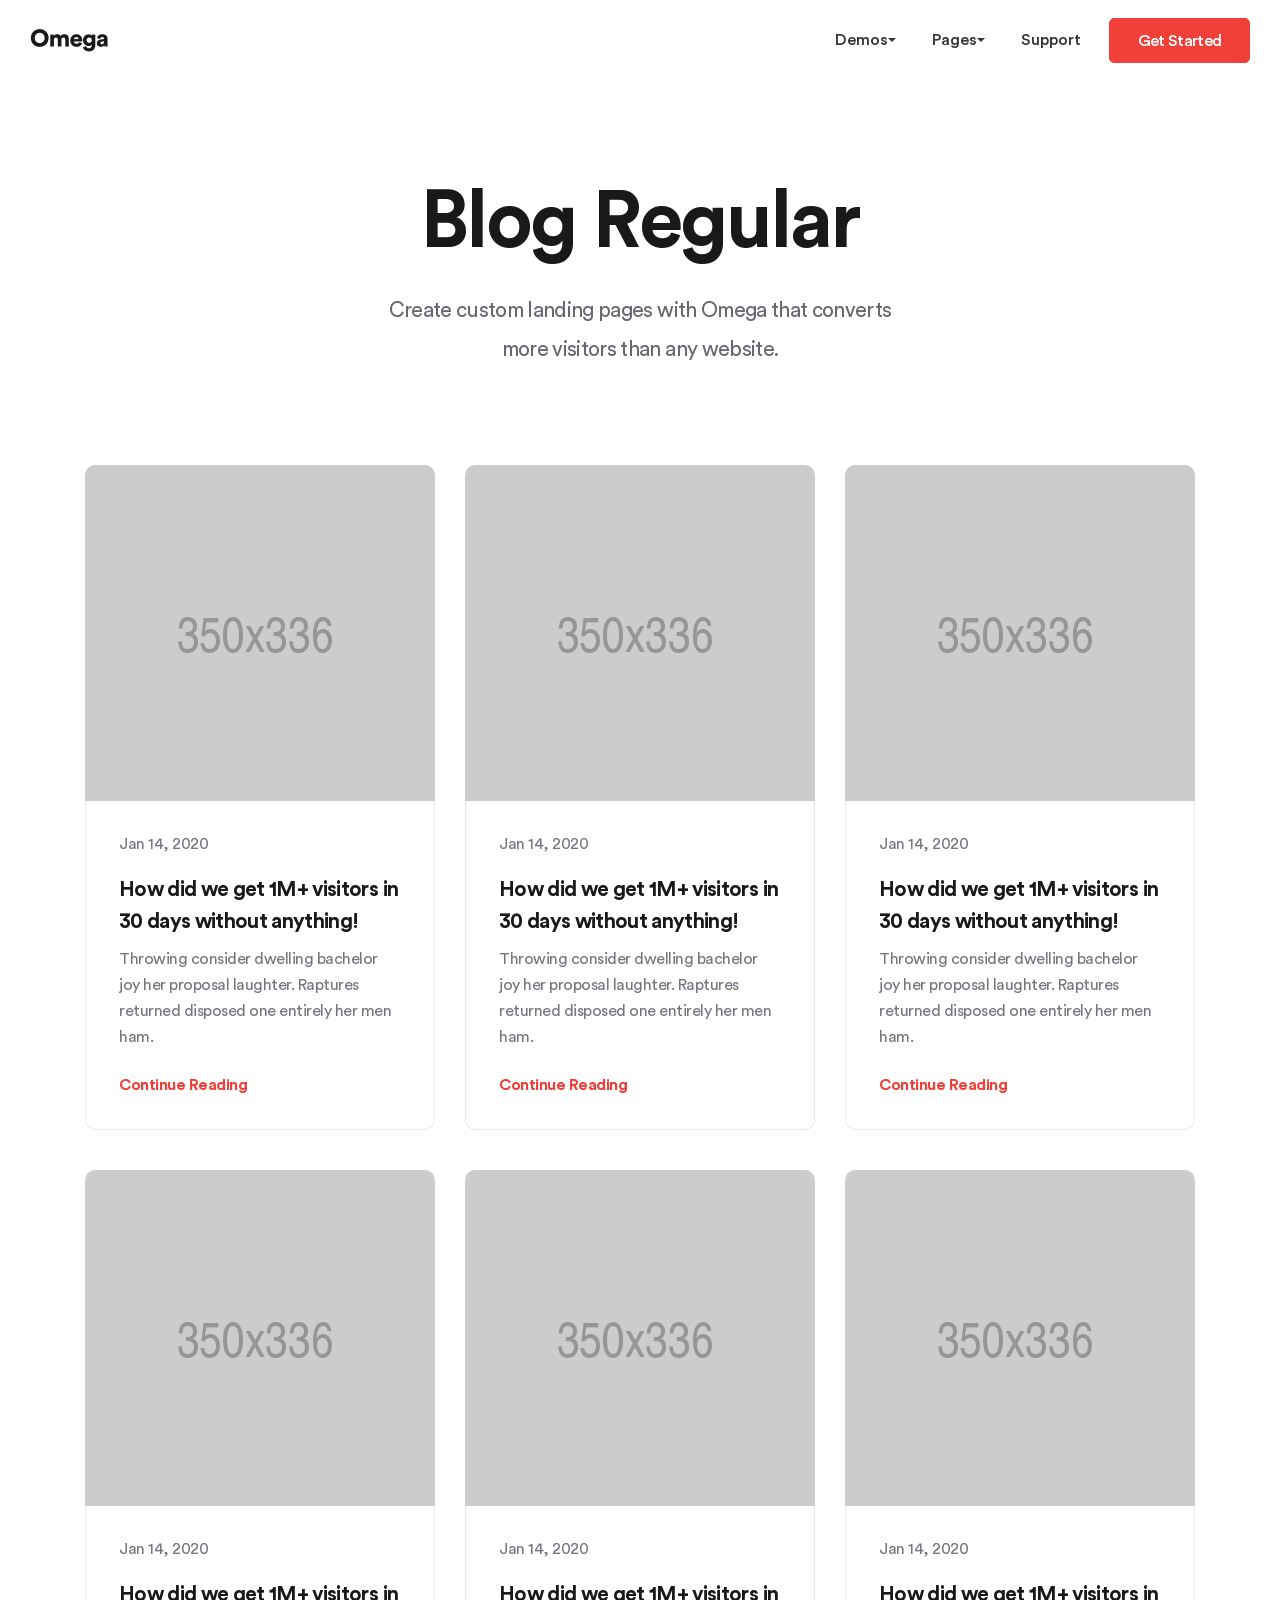
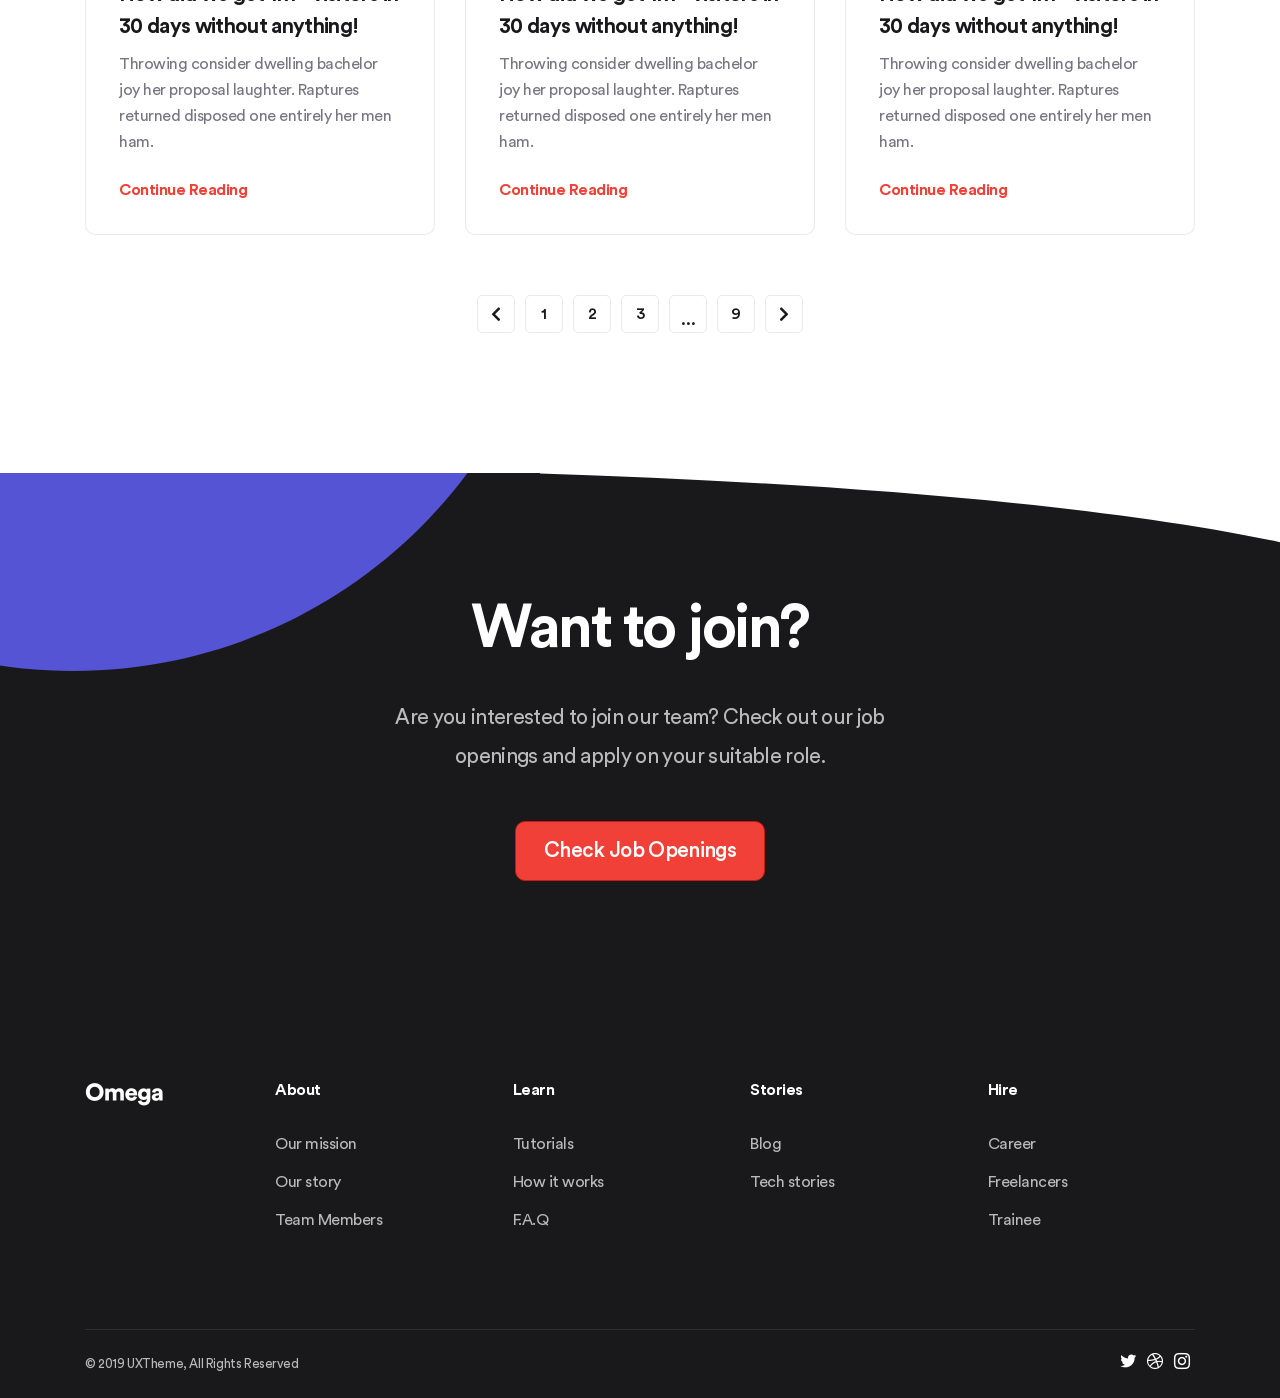
<file: blog-regular.html>
<!DOCTYPE html>
<html lang="en">

<head>
  <meta charset="UTF-8">
  <meta name="viewport" content="width=device-width, initial-scale=1.0">
  <meta http-equiv="X-UA-Compatible" content="ie=edge">
  <title>Omega - Landing Page Template</title>
  <link rel="shortcut icon" href="image/png/favicon.png" type="image/x-icon">
  <!-- Bootstrap , fonts & icons  -->
  <link rel="stylesheet" href="plugins/bootstrap/css/bootstrap.min.css">
  <link rel="stylesheet" href="fonts/icon-font/css/style.css">
  <link rel="stylesheet" href="fonts/typography-font/typo.css">
  <link rel="stylesheet" href="fonts/fontawesome-5/css/all.css">
  <!-- Plugin'stylesheets  -->
  <link rel="stylesheet" href="plugins/aos/aos.min.css">
  <link rel="stylesheet" href="plugins/fancybox/jquery.fancybox.min.css">
  <link rel="stylesheet" href="plugins/nice-select/nice-select.min.css">
  <link rel="stylesheet" href="plugins/slick/slick.min.css">
  <!-- Vendor stylesheets  -->
  <link rel="stylesheet" href="css/settings.css">
  <link rel="stylesheet" href="css/main.css">
  <!-- Custom stylesheet -->
  <link rel="stylesheet" href="css/custom.css">
</head>

<body>
  <div id="loading">
    <div class="load-circle"><span class="one"></span></div>
  </div>
  <div class="site-wrapper overflow-hidden ">
    <div class="blog-page">
      <!-- Header Area -->
      <header class="site-header header-1">
        <div class="container-fluid pr-lg--30 pl-lg--30">
          <nav class="navbar site-navbar offcanvas-active navbar-expand-lg navbar-light">
            <!-- Brand Logo-->
            <div class="brand-logo"><a href="javascript:"><img src="./image/png/l1-logo.png" alt=""></a></div>
            <div class="collapse navbar-collapse" id="mobile-menu">
              <div class="navbar-nav ml-lg-auto mr--10">
                <ul class="navbar-nav main-menu">
                  <li class="nav-item dropdown">
                    <a class="nav-link dropdown-toggle" id="navbarDropdown" href="#features" role="button" data-toggle="dropdown" aria-haspopup="true" aria-expanded="false">Demos</a>
                    <ul class="menu-dropdown dropdown-menu" aria-labelledby="navbarDropdown">
                      <li class="drop-menu-item">
                        <a href="landing-1.html">
                          Landing 01
                        </a>
                      </li>
                      <li class="drop-menu-item">
                        <a href="landing-2.html">
                          Landing 02
                        </a>
                      </li>
                      <li class="drop-menu-item">
                        <a href="landing-3.html">
                          Landing 03
                        </a>
                      </li>
                      <li class="drop-menu-item">
                        <a href="landing-4.html">
                          Landing 04
                        </a>
                      </li>
                      <li class="drop-menu-item">
                        <a href="landing-5.html">
                          Landing 05
                        </a>
                      </li>
                      <li class="drop-menu-item">
                        <a href="landing-6.html">
                          Landing 06
                        </a>
                      </li>
                      <li class="drop-menu-item">
                        <a href="landing-7.html">
                          Landing 07
                        </a>
                      </li>
                      <li class="drop-menu-item">
                        <a href="landing-8.html">
                          Landing 08
                        </a>
                      </li>
                    </ul>
                  </li>
                  <li class="nav-item dropdown">
                    <a class="nav-link dropdown-toggle" id="navbarDropdown2" href="#features" role="button" data-toggle="dropdown" aria-haspopup="true" aria-expanded="false">Pages</a>
                    <ul class="menu-dropdown dropdown-menu" aria-labelledby="navbarDropdown2">
                      <li class="drop-menu-item">
                        <a href="about.html">
                          About us
                        </a>
                      </li>
                      <li class="drop-menu-item dropdown">
                        <a class="dropdown-toggle" id="navbarDropdown21" href="#" role="button" data-toggle="dropdown" aria-haspopup="true" aria-expanded="false">
                          Career
                        </a>
                        <ul class="menu-dropdown dropdown-menu dropdown-right" aria-labelledby="navbarDropdown21">
                          <li class="drop-menu-item">
                            <a href="career-page.html">
                              Career
                            </a>
                          </li>
                          <li class="drop-menu-item">
                            <a href="careerdetails.html">
                              Career Details
                            </a>
                          </li>
                        </ul>
                      </li>
                      <li class="drop-menu-item dropdown">
                        <a class="dropdown-toggle" id="navbarDropdown22" href="#" role="button" data-toggle="dropdown" aria-haspopup="true" aria-expanded="false">
                          Case Study
                        </a>
                        <ul class="menu-dropdown dropdown-menu dropdown-right" aria-labelledby="navbarDropdown22">
                          <li class="drop-menu-item">
                            <a href="case-study.html">
                              Case Study
                            </a>
                          </li>
                          <li class="drop-menu-item">
                            <a href="case-study-details.html">
                              Case Study Details
                            </a>
                          </li>
                        </ul>
                      </li>
                      <li class="drop-menu-item dropdown">
                        <a class="dropdown-toggle" id="navbarDropdown23" href="#" role="button" data-toggle="dropdown" aria-haspopup="true" aria-expanded="false">
                          Blog
                        </a>
                        <ul class="menu-dropdown dropdown-menu dropdown-right" aria-labelledby="navbarDropdown23">
                          <li class="drop-menu-item">
                            <a href="blog-regular.html">
                              Blog Regular
                            </a>
                          </li>
                          <li class="drop-menu-item">
                            <a href="blog-left-sidebar.html">
                              Blog Left Sidebar
                            </a>
                          </li>
                          <li class="drop-menu-item">
                            <a href="blog-right-sidebar.html">
                              Blog Right Sidebar
                            </a>
                          </li>
                          <li class="drop-menu-item">
                            <a href="blog-details.html">
                              Blog Details
                            </a>
                          </li>
                        </ul>
                      </li>
                      <li class="drop-menu-item dropdown">
                        <a class="dropdown-toggle" id="navbarDropdown24" href="#" role="button" data-toggle="dropdown" aria-haspopup="true" aria-expanded="false">
                          Pricing
                        </a>
                        <ul class="menu-dropdown dropdown-menu dropdown-right" aria-labelledby="navbarDropdown24">
                          <li class="drop-menu-item">
                            <a href="pricing-1.html">
                              Pricing 01
                            </a>
                          </li>
                          <li class="drop-menu-item">
                            <a href="pricing-2.html">
                              Pricing 02
                            </a>
                          </li>
                        </ul>
                      </li>
                      <li class="drop-menu-item dropdown">
                        <a class="dropdown-toggle" id="navbarDropdown25" href="#" role="button" data-toggle="dropdown" aria-haspopup="true" aria-expanded="false">
                          Contact
                        </a>
                        <ul class="menu-dropdown dropdown-menu dropdown-right" aria-labelledby="navbarDropdown25">
                          <li class="drop-menu-item">
                            <a href="contact-1.html">
                              Contact 01
                            </a>
                          </li>
                          <li class="drop-menu-item">
                            <a href="contact-2.html">
                              Contact 02
                            </a>
                          </li>
                          <li class="drop-menu-item">
                            <a href="contact-3.html">
                              Contact 03
                            </a>
                          </li>
                        </ul>
                      </li>
                      <li class="drop-menu-item dropdown">
                        <a class="dropdown-toggle" id="navbarDropdown26" href="#" role="button" data-toggle="dropdown" aria-haspopup="true" aria-expanded="false">
                          Account
                        </a>
                        <ul class="menu-dropdown dropdown-menu dropdown-right" aria-labelledby="navbarDropdown26">
                          <li class="drop-menu-item">
                            <a href="sign-in.html">
                              Sign In 01
                            </a>
                          </li>
                          <li class="drop-menu-item">
                            <a href="sign-in-img.html">
                              Sign In 02
                            </a>
                          </li>
                          <li class="drop-menu-item">
                            <a href="sign-up.html">
                              Sign Up 01
                            </a>
                          </li>
                          <li class="drop-menu-item">
                            <a href="sign-up-img.html">
                              Sign Up 02
                            </a>
                          </li>
                          <li class="drop-menu-item">
                            <a href="forget-pass.html">
                              Reset Password 01
                            </a>
                          </li>
                          <li class="drop-menu-item">
                            <a href="forget-pass-img.html">
                              Reset Password 02
                            </a>
                          </li>
                        </ul>
                      </li>
                      <li class="drop-menu-item dropdown">
                        <a class="dropdown-toggle" id="navbarDropdown27" href="#" role="button" data-toggle="dropdown" aria-haspopup="true" aria-expanded="false">
                          Utitlity
                        </a>
                        <ul class="menu-dropdown dropdown-menu dropdown-right" aria-labelledby="navbarDropdown27">
                          <li class="drop-menu-item">
                            <a href="404.html">
                              404 Page
                            </a>
                          </li>
                          <li class="drop-menu-item">
                            <a href="thank-you.html">
                              Thank You
                            </a>
                          </li>
                          <li class="drop-menu-item">
                            <a href="terms-page.html">
                              Terms & Conditions
                            </a>
                          </li>
                          <li class="drop-menu-item">
                            <a href="coming-soon.html">
                              Coming soon
                            </a>
                          </li>
                          <li class="drop-menu-item">
                            <a href="coming-soon-2.html">
                              Coming soon 2
                            </a>
                          </li>
                        </ul>
                      </li>
                      <li class="drop-menu-item dropdown">
                        <a class="dropdown-toggle" id="navbarDropdown27" href="#" role="button" data-toggle="dropdown" aria-haspopup="true" aria-expanded="false">
                          Essential
                        </a>
                        <ul class="menu-dropdown dropdown-menu dropdown-right" aria-labelledby="navbarDropdown27">
                          <li class="drop-menu-item">
                            <a href="./faq.html">FAQ</a>
                          </li>
                          <li class="drop-menu-item">
                            <a href="./review.html">Reviews</a>
                          </li>
                        </ul>
                      </li>
                    </ul>
                  </li>
                  <li class="nav-item">
                    <a class="nav-link" href=" https://grayic.com/html-support/" role="button" aria-expanded="false">Support</a>
                  </li>
                </ul>
                <button class="btn-close navbar-toggler" type="button" data-toggle="collapse" data-target="#mobile-menu" aria-controls="mobile-menu" aria-expanded="true" aria-label="Toggle navigation">
                  <i class="icon icon-simple-remove"></i>
                </button>
              </div>
              <button class="btn-close" type="button" data-toggle="collapse" data-target="#mobile-menu" aria-controls="mobile-menu" aria-expanded="true" aria-label="Toggle navigation">
                <i class="icon icon-e-remove"></i>
              </button>
            </div>
            <div class="header-btns ml-auto ml-lg-0 mr--15 mr-lg--0"><a class="btn btn--primary btn-header hvr-bounce-to-left" href="#">Get Started</a></div>
            <button class="navbar-toggler btn-close-off-canvas" type="button" data-toggle="collapse" data-target="#mobile-menu" aria-controls="mobile-menu" aria-expanded="false" aria-label="Toggle navigation">
              <i class="icon icon-simple-remove icon-close"></i>
              <i class="icon icon-menu-34 icon-burger"></i>
            </button>
          </nav>
        </div>
      </header>
      <!-- Page Banner Area -->
      <div class="page-banner">
        <div class="container">
          <div class="row justify-content-center text-center">
            <div class="col-lg-6">
              <div class="banner-content">
                <h2 class="title">
                  Blog Regular
                </h2>
                <p>Create custom landing pages with Omega that converts more visitors than any website.</p>
              </div>
            </div>
          </div>
        </div>
      </div>
      <div class="blog-post-area mb--20 mb-md--0">
        <div class="container">
          <div class="row">
            <div class="col-xl-4 col-lg-6 col-md-6 mb--40">
              <div class="blog-card">
                <div class="blog-card_img">
                  <img src="./image/jpeg/blog-post--img.jpg" alt="">
                </div>
                <div class="blog-card_texts">
                  <span class="post-date">Jan 14, 2020</span>
                  <h3 class="post-title">
                    How did we get 1M+ visitors in 30 days without anything!
                  </h3>
                  <p>Throwing consider dwelling bachelor joy her proposal laughter. Raptures returned disposed one entirely her men ham. </p>
                  <a href="#" class="link-to-more">Continue Reading</a>
                </div>
              </div>
            </div>
            <div class="col-xl-4 col-lg-6 col-md-6 mb--40">
              <div class="blog-card">
                <div class="blog-card_img">
                  <img src="./image/jpeg/blog-post--img-2.jpg" alt="">
                </div>
                <div class="blog-card_texts">
                  <span class="post-date">Jan 14, 2020</span>
                  <h3 class="post-title">
                    How did we get 1M+ visitors in 30 days without anything!
                  </h3>
                  <p>Throwing consider dwelling bachelor joy her proposal laughter. Raptures returned disposed one entirely her men ham. </p>
                  <a href="#" class="link-to-more">Continue Reading</a>
                </div>
              </div>
            </div>
            <div class="col-xl-4 col-lg-6 col-md-6 mb--40">
              <div class="blog-card">
                <div class="blog-card_img">
                  <img src="./image/jpeg/blog-post--img-3.jpg" alt="">
                </div>
                <div class="blog-card_texts">
                  <span class="post-date">Jan 14, 2020</span>
                  <h3 class="post-title">
                    How did we get 1M+ visitors in 30 days without anything!
                  </h3>
                  <p>Throwing consider dwelling bachelor joy her proposal laughter. Raptures returned disposed one entirely her men ham. </p>
                  <a href="#" class="link-to-more">Continue Reading</a>
                </div>
              </div>
            </div>
            <div class="col-xl-4 col-lg-6 col-md-6 mb--40">
              <div class="blog-card">
                <div class="blog-card_img">
                  <img src="./image/jpeg/blog-post--img-4.jpg" alt="">
                </div>
                <div class="blog-card_texts">
                  <span class="post-date">Jan 14, 2020</span>
                  <h3 class="post-title">
                    How did we get 1M+ visitors in 30 days without anything!
                  </h3>
                  <p>Throwing consider dwelling bachelor joy her proposal laughter. Raptures returned disposed one entirely her men ham. </p>
                  <a href="#" class="link-to-more">Continue Reading</a>
                </div>
              </div>
            </div>
            <div class="col-xl-4 col-lg-6 col-md-6 mb--40">
              <div class="blog-card">
                <div class="blog-card_img">
                  <img src="./image/jpeg/blog-post--img-5.jpg" alt="">
                </div>
                <div class="blog-card_texts">
                  <span class="post-date">Jan 14, 2020</span>
                  <h3 class="post-title">
                    How did we get 1M+ visitors in 30 days without anything!
                  </h3>
                  <p>Throwing consider dwelling bachelor joy her proposal laughter. Raptures returned disposed one entirely her men ham. </p>
                  <a href="#" class="link-to-more">Continue Reading</a>
                </div>
              </div>
            </div>
            <div class="col-xl-4 col-lg-6 col-md-6 mb--40">
              <div class="blog-card">
                <div class="blog-card_img">
                  <img src="./image/jpeg/blog-post--img-6.jpg" alt="">
                </div>
                <div class="blog-card_texts">
                  <span class="post-date">Jan 14, 2020</span>
                  <h3 class="post-title">
                    How did we get 1M+ visitors in 30 days without anything!
                  </h3>
                  <p>Throwing consider dwelling bachelor joy her proposal laughter. Raptures returned disposed one entirely her men ham. </p>
                  <a href="#" class="link-to-more">Continue Reading</a>
                </div>
              </div>
            </div>
          </div>
          <div class="omega-blog-pagination pt--20">
            <ul class="pagination-list justify-content-center">
              <li><a href="#"><i class="fas fa-chevron-left"></i></a></li>
              <li><a href="#">1</a></li>
              <li><a href="#">2</a></li>
              <li><a href="#">3</a></li>
              <li class="exerpt">...</li>
              <li><a href="#">9</a></li>
              <li><a href="#"><i class="fas fa-chevron-right"></i></a></li>
            </ul>
          </div>
        </div>
      </div>
      <!-- CTA section -->
      <div class="omga-08__cta-section section-padding">
        <div class="shape-1" data-aos="fade-right" data-aos-duration="400" data-aos-once="true">
          <img src="./image/png/l1-cta-oval.png" alt="">
        </div>
        <div class="shape-2">
          <img src="./image/svg/l1-curve-cta.svg" alt="">
        </div>
        <div class="container">
          <div class="row justify-content-center">
            <div class="col-lg-7 col-xl-6">
              <div class="section-title text-center" data-aos="zoom-out" data-aos-duration="500" data-aos-once="true">
                <h2 class="title">Want to join?</h2>
                <p>Are you interested to join our team? Check out our job openings and apply on your suitable role.</p>
                <div class="cta-btn">
                  <a class="btn hvr-bounce-to-left" href="#">Check Job Openings</a>
                </div>
              </div>
            </div>
          </div>
        </div>
      </div>
      <!-- Footer section -->
      <div class="footer-section footer-1">
        <div class="container">
          <div class="footer-top">
            <div class="row justify-content-center">
              <div class="col-lg-2 col-md-4">
                <div class="footer-logo mb--50">
                  <img src="./image/png/footer-logo.png" alt="">
                </div>
              </div>
              <div class="col-lg-10 col-md-8">
                <div class="row">
                  <div class="col-6 col-lg-3">
                    <div class="single-footer mb--50 mb-lg--30">
                      <h5 class="footer-title">About</h5>
                      <ul class="footer-list">
                        <li><a href="">Our mission</a></li>
                        <li><a href="">Our story</a></li>
                        <li><a href="">Team Members</a></li>
                      </ul>
                    </div>
                  </div>
                  <div class="col-6 col-lg-3">
                    <div class="single-footer mb--50 mb-lg--30">
                      <h5 class="footer-title">Learn</h5>
                      <ul class="footer-list">
                        <li><a href="">Tutorials</a></li>
                        <li><a href="">How it works</a></li>
                        <li><a href="">F.A.Q</a></li>
                      </ul>
                    </div>
                  </div>
                  <div class="col-6 col-lg-3">
                    <div class="single-footer mb--50 mb-lg--30">
                      <h5 class="footer-title">Stories</h5>
                      <ul class="footer-list">
                        <li><a href="">Blog</a></li>
                        <li><a href="">Tech stories</a></li>
                      </ul>
                    </div>
                  </div>
                  <div class="col-6 col-lg-3">
                    <div class="single-footer mb--50 mb-lg--30">
                      <h5 class="footer-title">Hire</h5>
                      <ul class="footer-list">
                        <li><a href="">Career</a></li>
                        <li><a href="">Freelancers</a></li>
                        <li><a href="">Trainee</a></li>
                      </ul>
                    </div>
                  </div>
                </div>
              </div>
            </div>
          </div>
          <div class="copyright-area">
            <div class="row align-items-center">
              <div class="col-sm-6  text-sm-left text-center mb-2 mb-sm-0">
                <p class="copyright-text">&copy; 2019 UXTheme, All Rights Reserved</p>
              </div>
              <div class="col-sm-6 text-sm-right text-center">
                <ul class="social-icons">
                  <li><a href=""><i class="icon icon-logo-twitter"></i></a></li>
                  <li><a href=""><i class="icon icon-logo-dribbble"></i></a></li>
                  <li><a href=""><i class="icon  icon-logo-instagram"></i></a></li>
                </ul>
              </div>
            </div>
          </div>
        </div>
      </div>
    </div>
  </div>
  <!-- Vendor Scripts -->
  <script src="plugins/jquery/jquery.min.js"></script>
  <script src="plugins/jquery/jquery-migrate.min.js"></script>
  <script src="plugins/bootstrap/js/bootstrap.bundle.min.js"></script>
  <!-- Plugin's Scripts -->
  <script src="plugins/fancybox/jquery.fancybox.min.js"></script>
  <script src="plugins/nice-select/jquery.nice-select.min.js"></script>
  <script src="plugins/aos/aos.min.js"></script>
  <script src="plugins/slick/slick.min.js"></script>
  <!-- Activation Script -->
  <script src="js/custom.js"></script>
</body>

</html>
</file>
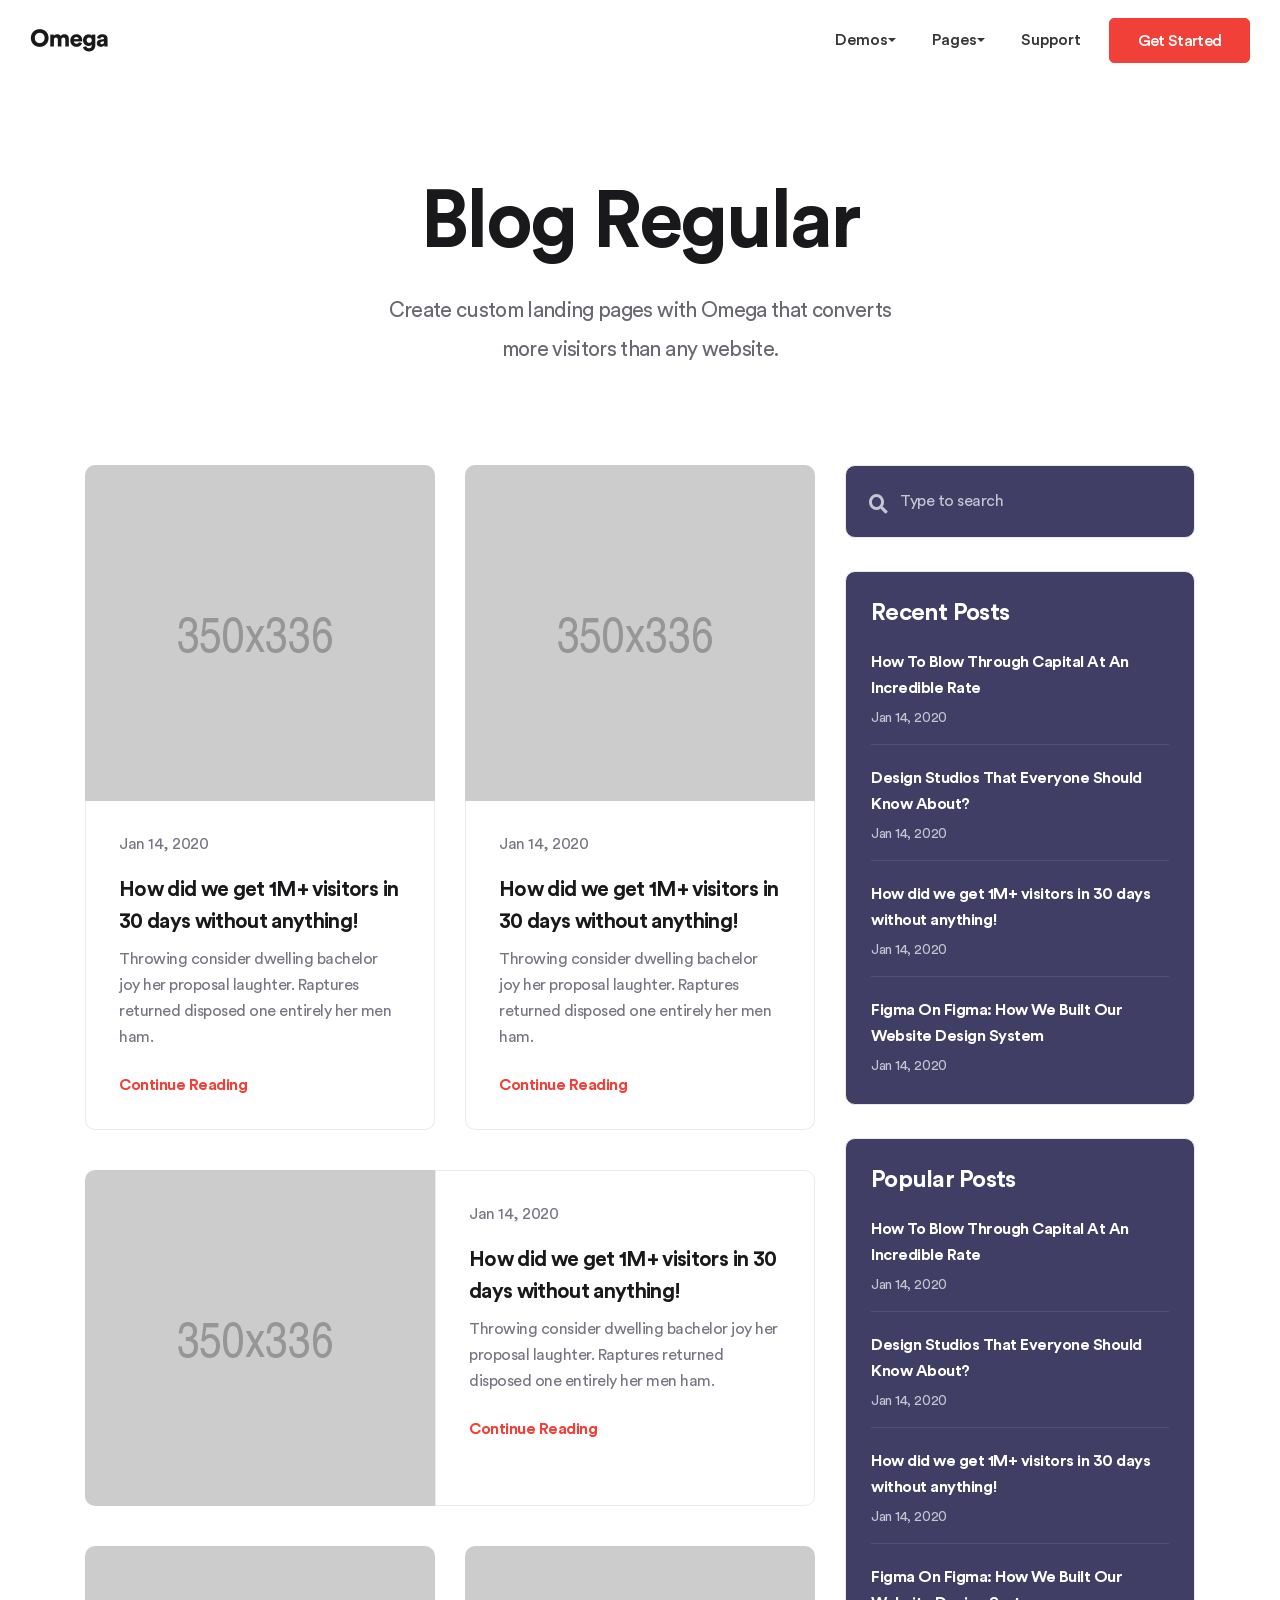
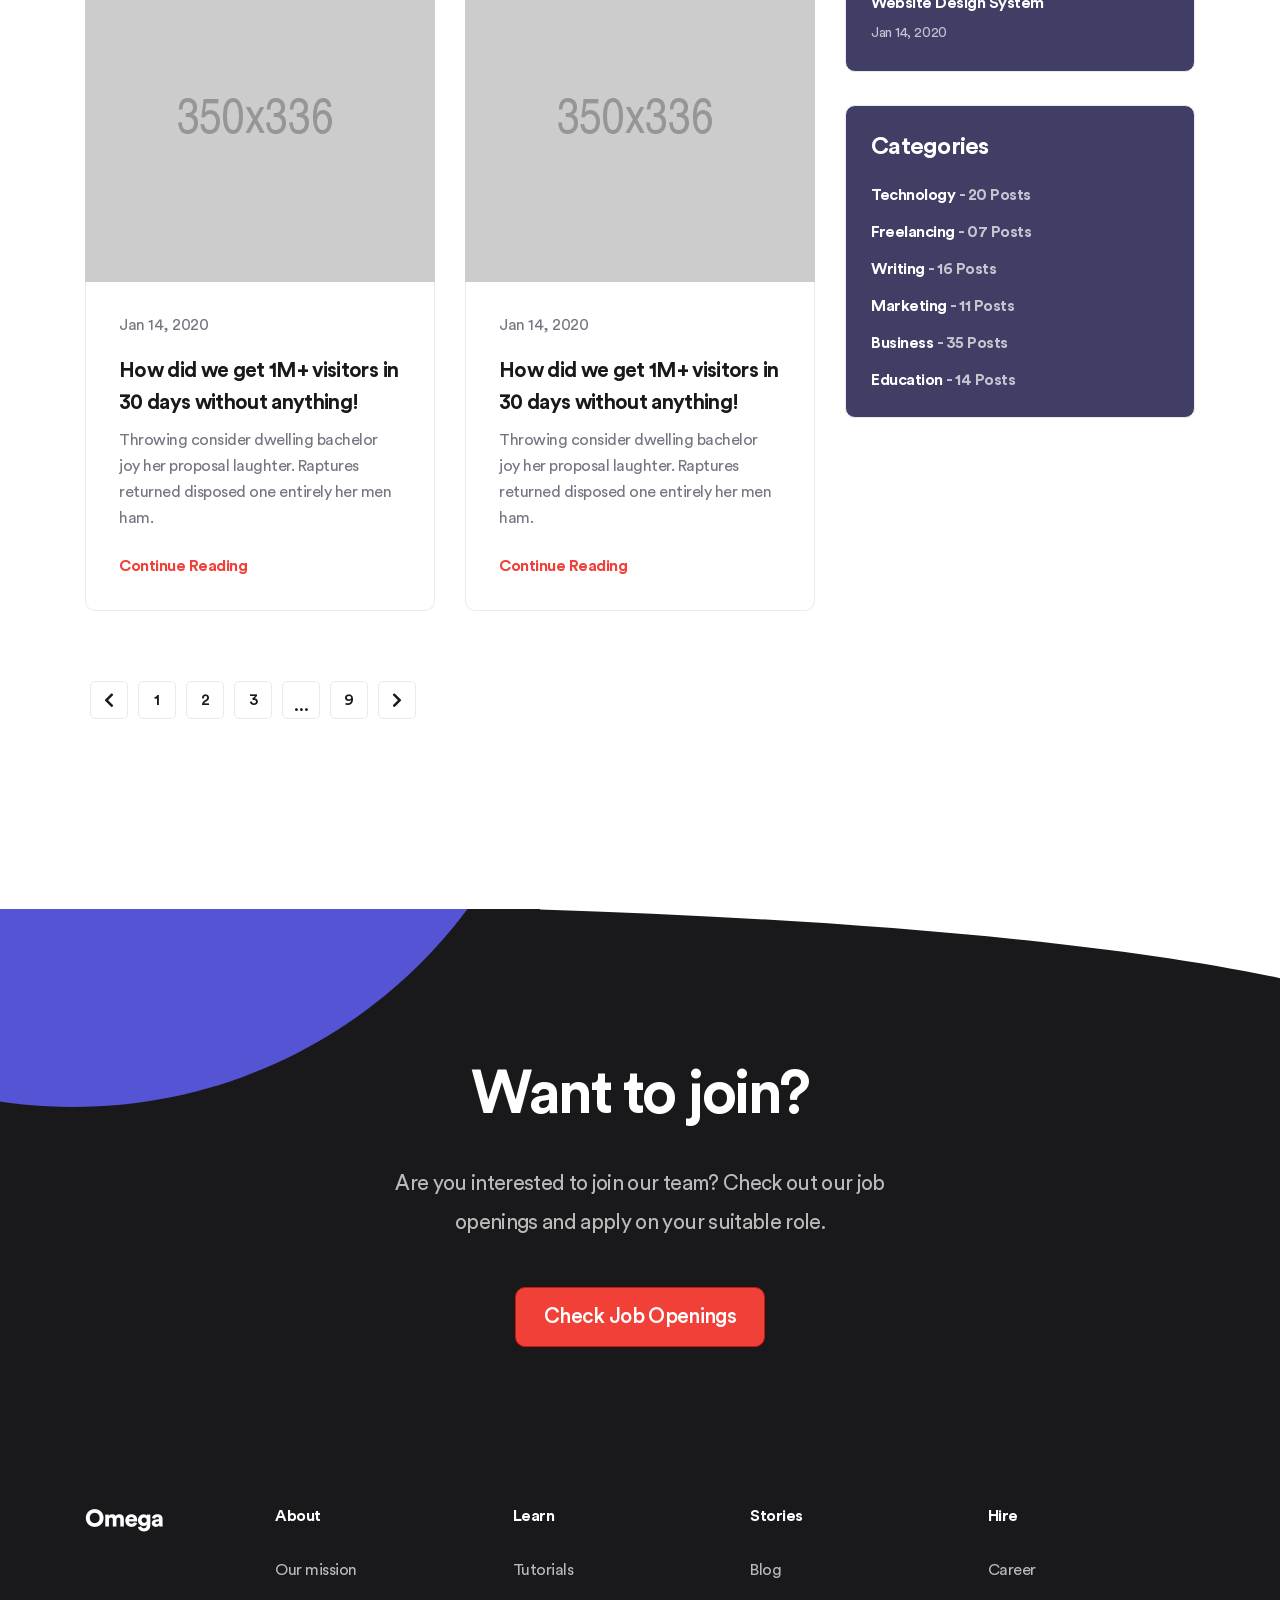
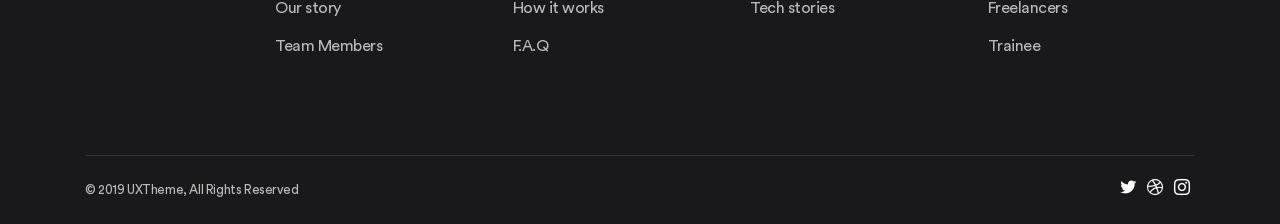
<file: blog-right-sidebar.html>
<!DOCTYPE html>
<html lang="en">

<head>
  <meta charset="UTF-8">
  <meta name="viewport" content="width=device-width, initial-scale=1.0">
  <meta http-equiv="X-UA-Compatible" content="ie=edge">
  <title>Omega - Landing Page Template</title>
  <link rel="shortcut icon" href="image/png/favicon.png" type="image/x-icon">
  <!-- Bootstrap , fonts & icons  -->
  <link rel="stylesheet" href="plugins/bootstrap/css/bootstrap.min.css">
  <link rel="stylesheet" href="fonts/icon-font/css/style.css">
  <link rel="stylesheet" href="fonts/typography-font/typo.css">
  <link rel="stylesheet" href="fonts/fontawesome-5/css/all.css">
  <!-- Plugin'stylesheets  -->
  <link rel="stylesheet" href="plugins/aos/aos.min.css">
  <link rel="stylesheet" href="plugins/fancybox/jquery.fancybox.min.css">
  <link rel="stylesheet" href="plugins/nice-select/nice-select.min.css">
  <link rel="stylesheet" href="plugins/slick/slick.min.css">
  <!-- Vendor stylesheets  -->
  <link rel="stylesheet" href="css/settings.css">
  <link rel="stylesheet" href="css/main.css">
  <!-- Custom stylesheet -->
  <link rel="stylesheet" href="css/custom.css">
</head>

<body>
  <div id="loading">
    <div class="load-circle"><span class="one"></span></div>
  </div>
  <div class="site-wrapper overflow-hidden ">
    <div class="blog-page">
      <!-- Header Area -->
      <header class="site-header header-1">
        <div class="container-fluid pr-lg--30 pl-lg--30">
          <nav class="navbar site-navbar offcanvas-active navbar-expand-lg navbar-light">
            <!-- Brand Logo-->
            <div class="brand-logo"><a href="javascript:"><img src="./image/png/l1-logo.png" alt=""></a></div>
            <div class="collapse navbar-collapse" id="mobile-menu">
              <div class="navbar-nav ml-lg-auto mr--10">
                <ul class="navbar-nav main-menu">
                  <li class="nav-item dropdown">
                    <a class="nav-link dropdown-toggle" id="navbarDropdown" href="#features" role="button" data-toggle="dropdown" aria-haspopup="true" aria-expanded="false">Demos</a>
                    <ul class="menu-dropdown dropdown-menu" aria-labelledby="navbarDropdown">
                      <li class="drop-menu-item">
                        <a href="landing-1.html">
                          Landing 01
                        </a>
                      </li>
                      <li class="drop-menu-item">
                        <a href="landing-2.html">
                          Landing 02
                        </a>
                      </li>
                      <li class="drop-menu-item">
                        <a href="landing-3.html">
                          Landing 03
                        </a>
                      </li>
                      <li class="drop-menu-item">
                        <a href="landing-4.html">
                          Landing 04
                        </a>
                      </li>
                      <li class="drop-menu-item">
                        <a href="landing-5.html">
                          Landing 05
                        </a>
                      </li>
                      <li class="drop-menu-item">
                        <a href="landing-6.html">
                          Landing 06
                        </a>
                      </li>
                      <li class="drop-menu-item">
                        <a href="landing-7.html">
                          Landing 07
                        </a>
                      </li>
                      <li class="drop-menu-item">
                        <a href="landing-8.html">
                          Landing 08
                        </a>
                      </li>
                    </ul>
                  </li>
                  <li class="nav-item dropdown">
                    <a class="nav-link dropdown-toggle" id="navbarDropdown2" href="#features" role="button" data-toggle="dropdown" aria-haspopup="true" aria-expanded="false">Pages</a>
                    <ul class="menu-dropdown dropdown-menu" aria-labelledby="navbarDropdown2">
                      <li class="drop-menu-item">
                        <a href="about.html">
                          About us
                        </a>
                      </li>
                      <li class="drop-menu-item dropdown">
                        <a class="dropdown-toggle" id="navbarDropdown21" href="#" role="button" data-toggle="dropdown" aria-haspopup="true" aria-expanded="false">
                          Career
                        </a>
                        <ul class="menu-dropdown dropdown-menu dropdown-right" aria-labelledby="navbarDropdown21">
                          <li class="drop-menu-item">
                            <a href="career-page.html">
                              Career
                            </a>
                          </li>
                          <li class="drop-menu-item">
                            <a href="careerdetails.html">
                              Career Details
                            </a>
                          </li>
                        </ul>
                      </li>
                      <li class="drop-menu-item dropdown">
                        <a class="dropdown-toggle" id="navbarDropdown22" href="#" role="button" data-toggle="dropdown" aria-haspopup="true" aria-expanded="false">
                          Case Study
                        </a>
                        <ul class="menu-dropdown dropdown-menu dropdown-right" aria-labelledby="navbarDropdown22">
                          <li class="drop-menu-item">
                            <a href="case-study.html">
                              Case Study
                            </a>
                          </li>
                          <li class="drop-menu-item">
                            <a href="case-study-details.html">
                              Case Study Details
                            </a>
                          </li>
                        </ul>
                      </li>
                      <li class="drop-menu-item dropdown">
                        <a class="dropdown-toggle" id="navbarDropdown23" href="#" role="button" data-toggle="dropdown" aria-haspopup="true" aria-expanded="false">
                          Blog
                        </a>
                        <ul class="menu-dropdown dropdown-menu dropdown-right" aria-labelledby="navbarDropdown23">
                          <li class="drop-menu-item">
                            <a href="blog-regular.html">
                              Blog Regular
                            </a>
                          </li>
                          <li class="drop-menu-item">
                            <a href="blog-left-sidebar.html">
                              Blog Left Sidebar
                            </a>
                          </li>
                          <li class="drop-menu-item">
                            <a href="blog-right-sidebar.html">
                              Blog Right Sidebar
                            </a>
                          </li>
                          <li class="drop-menu-item">
                            <a href="blog-details.html">
                              Blog Details
                            </a>
                          </li>
                        </ul>
                      </li>
                      <li class="drop-menu-item dropdown">
                        <a class="dropdown-toggle" id="navbarDropdown24" href="#" role="button" data-toggle="dropdown" aria-haspopup="true" aria-expanded="false">
                          Pricing
                        </a>
                        <ul class="menu-dropdown dropdown-menu dropdown-right" aria-labelledby="navbarDropdown24">
                          <li class="drop-menu-item">
                            <a href="pricing-1.html">
                              Pricing 01
                            </a>
                          </li>
                          <li class="drop-menu-item">
                            <a href="pricing-2.html">
                              Pricing 02
                            </a>
                          </li>
                        </ul>
                      </li>
                      <li class="drop-menu-item dropdown">
                        <a class="dropdown-toggle" id="navbarDropdown25" href="#" role="button" data-toggle="dropdown" aria-haspopup="true" aria-expanded="false">
                          Contact
                        </a>
                        <ul class="menu-dropdown dropdown-menu dropdown-right" aria-labelledby="navbarDropdown25">
                          <li class="drop-menu-item">
                            <a href="contact-1.html">
                              Contact 01
                            </a>
                          </li>
                          <li class="drop-menu-item">
                            <a href="contact-2.html">
                              Contact 02
                            </a>
                          </li>
                          <li class="drop-menu-item">
                            <a href="contact-3.html">
                              Contact 03
                            </a>
                          </li>
                        </ul>
                      </li>
                      <li class="drop-menu-item dropdown">
                        <a class="dropdown-toggle" id="navbarDropdown26" href="#" role="button" data-toggle="dropdown" aria-haspopup="true" aria-expanded="false">
                          Account
                        </a>
                        <ul class="menu-dropdown dropdown-menu dropdown-right" aria-labelledby="navbarDropdown26">
                          <li class="drop-menu-item">
                            <a href="sign-in.html">
                              Sign In 01
                            </a>
                          </li>
                          <li class="drop-menu-item">
                            <a href="sign-in-img.html">
                              Sign In 02
                            </a>
                          </li>
                          <li class="drop-menu-item">
                            <a href="sign-up.html">
                              Sign Up 01
                            </a>
                          </li>
                          <li class="drop-menu-item">
                            <a href="sign-up-img.html">
                              Sign Up 02
                            </a>
                          </li>
                          <li class="drop-menu-item">
                            <a href="forget-pass.html">
                              Reset Password 01
                            </a>
                          </li>
                          <li class="drop-menu-item">
                            <a href="forget-pass-img.html">
                              Reset Password 02
                            </a>
                          </li>
                        </ul>
                      </li>
                      <li class="drop-menu-item dropdown">
                        <a class="dropdown-toggle" id="navbarDropdown27" href="#" role="button" data-toggle="dropdown" aria-haspopup="true" aria-expanded="false">
                          Utitlity
                        </a>
                        <ul class="menu-dropdown dropdown-menu dropdown-right" aria-labelledby="navbarDropdown27">
                          <li class="drop-menu-item">
                            <a href="404.html">
                              404 Page
                            </a>
                          </li>
                          <li class="drop-menu-item">
                            <a href="thank-you.html">
                              Thank You
                            </a>
                          </li>
                          <li class="drop-menu-item">
                            <a href="terms-page.html">
                              Terms & Conditions
                            </a>
                          </li>
                          <li class="drop-menu-item">
                            <a href="coming-soon.html">
                              Coming soon
                            </a>
                          </li>
                          <li class="drop-menu-item">
                            <a href="coming-soon-2.html">
                              Coming soon 2
                            </a>
                          </li>
                        </ul>
                      </li>
                      <li class="drop-menu-item dropdown">
                        <a class="dropdown-toggle" id="navbarDropdown27" href="#" role="button" data-toggle="dropdown" aria-haspopup="true" aria-expanded="false">
                          Essential
                        </a>
                        <ul class="menu-dropdown dropdown-menu dropdown-right" aria-labelledby="navbarDropdown27">
                          <li class="drop-menu-item">
                            <a href="./faq.html">FAQ</a>
                          </li>
                          <li class="drop-menu-item">
                            <a href="./review.html">Reviews</a>
                          </li>
                        </ul>
                      </li>
                    </ul>
                  </li>
                  <li class="nav-item">
                    <a class="nav-link" href=" https://grayic.com/html-support/" role="button" aria-expanded="false">Support</a>
                  </li>
                </ul>
                <button class="btn-close navbar-toggler" type="button" data-toggle="collapse" data-target="#mobile-menu" aria-controls="mobile-menu" aria-expanded="true" aria-label="Toggle navigation">
                  <i class="icon icon-simple-remove"></i>
                </button>
              </div>
              <button class="btn-close" type="button" data-toggle="collapse" data-target="#mobile-menu" aria-controls="mobile-menu" aria-expanded="true" aria-label="Toggle navigation">
                <i class="icon icon-e-remove"></i>
              </button>
            </div>
            <div class="header-btns ml-auto ml-lg-0 mr--15 mr-lg--0"><a class="btn btn--primary btn-header hvr-bounce-to-left" href="#">Get Started</a></div>
            <button class="navbar-toggler btn-close-off-canvas" type="button" data-toggle="collapse" data-target="#mobile-menu" aria-controls="mobile-menu" aria-expanded="false" aria-label="Toggle navigation">
              <i class="icon icon-simple-remove icon-close"></i>
              <i class="icon icon-menu-34 icon-burger"></i>
            </button>
          </nav>
        </div>
      </header>
      <!-- Page Banner Area -->
      <div class="page-banner">
        <div class="container">
          <div class="row justify-content-center text-center">
            <div class="col-lg-6">
              <div class="banner-content">
                <h2 class="title">
                  Blog Regular
                </h2>
                <p>Create custom landing pages with Omega that converts more visitors than any website.</p>
              </div>
            </div>
          </div>
        </div>
      </div>
      <div class="blog-post-area">
        <div class="container">
          <div class="row">
            <div class="col-lg-8 mb--50">
              <div class="row">
                <div class="col-lg-6 col-md-6 mb--40">
                  <div class="blog-card">
                    <div class="blog-card_img">
                      <img src="./image/jpeg/blog-post--img-10.jpg" alt="">
                    </div>
                    <div class="blog-card_texts">
                      <span class="post-date">Jan 14, 2020</span>
                      <h3 class="post-title">
                        How did we get 1M+ visitors in 30 days without anything!
                      </h3>
                      <p>Throwing consider dwelling bachelor joy her proposal laughter. Raptures returned disposed one entirely her men ham. </p>
                      <a href="#" class="link-to-more">Continue Reading</a>
                    </div>
                  </div>
                </div>
                <div class="col-lg-6 col-md-6 mb--40">
                  <div class="blog-card">
                    <div class="blog-card_img">
                      <img src="./image/jpeg/blog-post--img-7.jpg" alt="">
                    </div>
                    <div class="blog-card_texts">
                      <span class="post-date">Jan 14, 2020</span>
                      <h3 class="post-title">
                        How did we get 1M+ visitors in 30 days without anything!
                      </h3>
                      <p>Throwing consider dwelling bachelor joy her proposal laughter. Raptures returned disposed one entirely her men ham. </p>
                      <a href="#" class="link-to-more">Continue Reading</a>
                    </div>
                  </div>
                </div>
                <div class="col-lg-12 mb--40">
                  <div class="blog-card blog-card--list">
                    <div class="blog-card_img">
                      <img src="./image/png/blog-post-list--img-2.png" alt="">
                    </div>
                    <div class="blog-card_texts">
                      <span class="post-date">Jan 14, 2020</span>
                      <h3 class="post-title">
                        How did we get 1M+ visitors in 30 days without anything!
                      </h3>
                      <p>Throwing consider dwelling bachelor joy her proposal laughter. Raptures returned disposed one entirely her men ham. </p>
                      <a href="#" class="link-to-more">Continue Reading</a>
                    </div>
                  </div>
                </div>
                <div class="col-lg-6 col-md-6 mb--40">
                  <div class="blog-card">
                    <div class="blog-card_img">
                      <img src="./image/jpeg/blog-post--img-8.jpg" alt="">
                    </div>
                    <div class="blog-card_texts">
                      <span class="post-date">Jan 14, 2020</span>
                      <h3 class="post-title">
                        How did we get 1M+ visitors in 30 days without anything!
                      </h3>
                      <p>Throwing consider dwelling bachelor joy her proposal laughter. Raptures returned disposed one entirely her men ham. </p>
                      <a href="#" class="link-to-more">Continue Reading</a>
                    </div>
                  </div>
                </div>
                <div class="col-lg-6 col-md-6 mb--40">
                  <div class="blog-card">
                    <div class="blog-card_img">
                      <img src="./image/jpeg/blog-post--img-9.jpg" alt="">
                    </div>
                    <div class="blog-card_texts">
                      <span class="post-date">Jan 14, 2020</span>
                      <h3 class="post-title">
                        How did we get 1M+ visitors in 30 days without anything!
                      </h3>
                      <p>Throwing consider dwelling bachelor joy her proposal laughter. Raptures returned disposed one entirely her men ham. </p>
                      <a href="#" class="link-to-more">Continue Reading</a>
                    </div>
                  </div>
                </div>
              </div>
              <div class="omega-blog-pagination pt--30">
                <ul class="pagination-list">
                  <li><a href="#"><i class="fas fa-chevron-left"></i></a></li>
                  <li><a href="#">1</a></li>
                  <li><a href="#">2</a></li>
                  <li><a href="#">3</a></li>
                  <li class="exerpt">...</li>
                  <li><a href="#">9</a></li>
                  <li><a href="#"><i class="fas fa-chevron-right"></i></a></li>
                </ul>
              </div>
            </div>
            <div class="col-lg-4 omega-blog-page-sidebar order-lg-1">
              <div class="single-sidebar">
                <form action="">
                  <div class="sidebar-search">
                    <button><i class="fas fa-search"></i></button>
                    <input type="text" class="form-control" placeholder="Type to search">
                  </div>
                </form>
              </div>
              <div class="single-sidebar post-block">
                <h2 class="sidebar-title">Recent Posts</h2>
                <div class="sidebar-post-block">
                  <div class="single-post">
                    <h3 class="title"><a href="#">How To Blow Through Capital At An Incredible Rate</a></h3>
                    <span class="date">Jan 14, 2020</span>
                  </div>
                </div>
                <div class="sidebar-post-block">
                  <div class="single-post">
                    <h3 class="title"><a href="#">Design Studios That Everyone Should Know About? </a></h3>
                    <span class="date">Jan 14, 2020</span>
                  </div>
                </div>
                <div class="sidebar-post-block">
                  <div class="single-post">
                    <h3 class="title"><a href="#">How did we get 1M+ visitors in 30 days without anything!</a></h3>
                    <span class="date">Jan 14, 2020</span>
                  </div>
                </div>
                <div class="sidebar-post-block">
                  <div class="single-post">
                    <h3 class="title"><a href="#">Figma On Figma: How We Built Our Website Design System</a></h3>
                    <span class="date">Jan 14, 2020</span>
                  </div>
                </div>
              </div>
              <div class="single-sidebar post-block">
                <h2 class="sidebar-title">Popular Posts</h2>
                <div class="sidebar-post-block">
                  <div class="single-post">
                    <h3 class="title"><a href="#">How To Blow Through Capital At An Incredible Rate</a></h3>
                    <span class="date">Jan 14, 2020</span>
                  </div>
                </div>
                <div class="sidebar-post-block">
                  <div class="single-post">
                    <h3 class="title"><a href="#">Design Studios That Everyone Should Know About? </a></h3>
                    <span class="date">Jan 14, 2020</span>
                  </div>
                </div>
                <div class="sidebar-post-block">
                  <div class="single-post">
                    <h3 class="title"><a href="#">How did we get 1M+ visitors in 30 days without anything!</a></h3>
                    <span class="date">Jan 14, 2020</span>
                  </div>
                </div>
                <div class="sidebar-post-block">
                  <div class="single-post">
                    <h3 class="title"><a href="#">Figma On Figma: How We Built Our Website Design System</a></h3>
                    <span class="date">Jan 14, 2020</span>
                  </div>
                </div>
              </div>
              <div class="single-sidebar post-block">
                <h2 class="sidebar-title mb--20">Categories</h2>
                <ul class="category-sidebar-list">
                  <li><a href="">Technology <span>-  20 Posts</span></a></li>
                  <li><a href="">Freelancing <span> -  07 Posts</span></a></li>
                  <li><a href="">Writing <span>-  16 Posts</span></a></li>
                  <li><a href="">Marketing <span>-  11 Posts</span></a></li>
                  <li><a href="">Business <span>-  35 Posts</span></a></li>
                  <li><a href="">Education <span>-  14 Posts</span></a></li>
                </ul>
              </div>
            </div>
          </div>
        </div>
      </div>
      <!-- CTA section -->
      <div class="omga-09__cta-section section-padding">
        <div class="shape-1" data-aos="fade-right" data-aos-duration="400" data-aos-once="true">
          <img src="./image/png/l1-cta-oval.png" alt="">
        </div>
        <div class="shape-2">
          <img src="./image/svg/l1-curve-cta.svg" alt="">
        </div>
        <div class="container">
          <div class="row justify-content-center">
            <div class="col-lg-7 col-xl-6">
              <div class="section-title text-center" data-aos="zoom-out" data-aos-duration="500" data-aos-once="true">
                <h2 class="title">Want to join?</h2>
                <p>Are you interested to join our team? Check out our job openings and apply on your suitable role.</p>
                <div class="cta-btn">
                  <a class="btn hvr-bounce-to-left" href="#">Check Job Openings</a>
                </div>
              </div>
            </div>
          </div>
        </div>
      </div>
      <!-- Footer section -->
      <div class="footer-section footer-1">
        <div class="container">
          <div class="footer-top">
            <div class="row justify-content-center">
              <div class="col-lg-2 col-md-4">
                <div class="footer-logo mb--50">
                  <img src="./image/png/footer-logo.png" alt="">
                </div>
              </div>
              <div class="col-lg-10 col-md-8">
                <div class="row">
                  <div class="col-6 col-lg-3">
                    <div class="single-footer mb--50 mb-lg--30">
                      <h5 class="footer-title">About</h5>
                      <ul class="footer-list">
                        <li><a href="">Our mission</a></li>
                        <li><a href="">Our story</a></li>
                        <li><a href="">Team Members</a></li>
                      </ul>
                    </div>
                  </div>
                  <div class="col-6 col-lg-3">
                    <div class="single-footer mb--50 mb-lg--30">
                      <h5 class="footer-title">Learn</h5>
                      <ul class="footer-list">
                        <li><a href="">Tutorials</a></li>
                        <li><a href="">How it works</a></li>
                        <li><a href="">F.A.Q</a></li>
                      </ul>
                    </div>
                  </div>
                  <div class="col-6 col-lg-3">
                    <div class="single-footer mb--50 mb-lg--30">
                      <h5 class="footer-title">Stories</h5>
                      <ul class="footer-list">
                        <li><a href="">Blog</a></li>
                        <li><a href="">Tech stories</a></li>
                      </ul>
                    </div>
                  </div>
                  <div class="col-6 col-lg-3">
                    <div class="single-footer mb--50 mb-lg--30">
                      <h5 class="footer-title">Hire</h5>
                      <ul class="footer-list">
                        <li><a href="">Career</a></li>
                        <li><a href="">Freelancers</a></li>
                        <li><a href="">Trainee</a></li>
                      </ul>
                    </div>
                  </div>
                </div>
              </div>
            </div>
          </div>
          <div class="copyright-area">
            <div class="row align-items-center">
              <div class="col-sm-6  text-sm-left text-center mb-2 mb-sm-0">
                <p class="copyright-text">&copy; 2019 UXTheme, All Rights Reserved</p>
              </div>
              <div class="col-sm-6 text-sm-right text-center">
                <ul class="social-icons">
                  <li><a href=""><i class="icon icon-logo-twitter"></i></a></li>
                  <li><a href=""><i class="icon icon-logo-dribbble"></i></a></li>
                  <li><a href=""><i class="icon  icon-logo-instagram"></i></a></li>
                </ul>
              </div>
            </div>
          </div>
        </div>
      </div>
    </div>
  </div>
  <!-- Vendor Scripts -->
  <script src="plugins/jquery/jquery.min.js"></script>
  <script src="plugins/jquery/jquery-migrate.min.js"></script>
  <script src="plugins/bootstrap/js/bootstrap.bundle.min.js"></script>
  <!-- Plugin's Scripts -->
  <script src="plugins/fancybox/jquery.fancybox.min.js"></script>
  <script src="plugins/nice-select/jquery.nice-select.min.js"></script>
  <script src="plugins/aos/aos.min.js"></script>
  <script src="plugins/slick/slick.min.js"></script>
  <!-- Activation Script -->
  <script src="js/custom.js"></script>
</body>

</html>
</file>
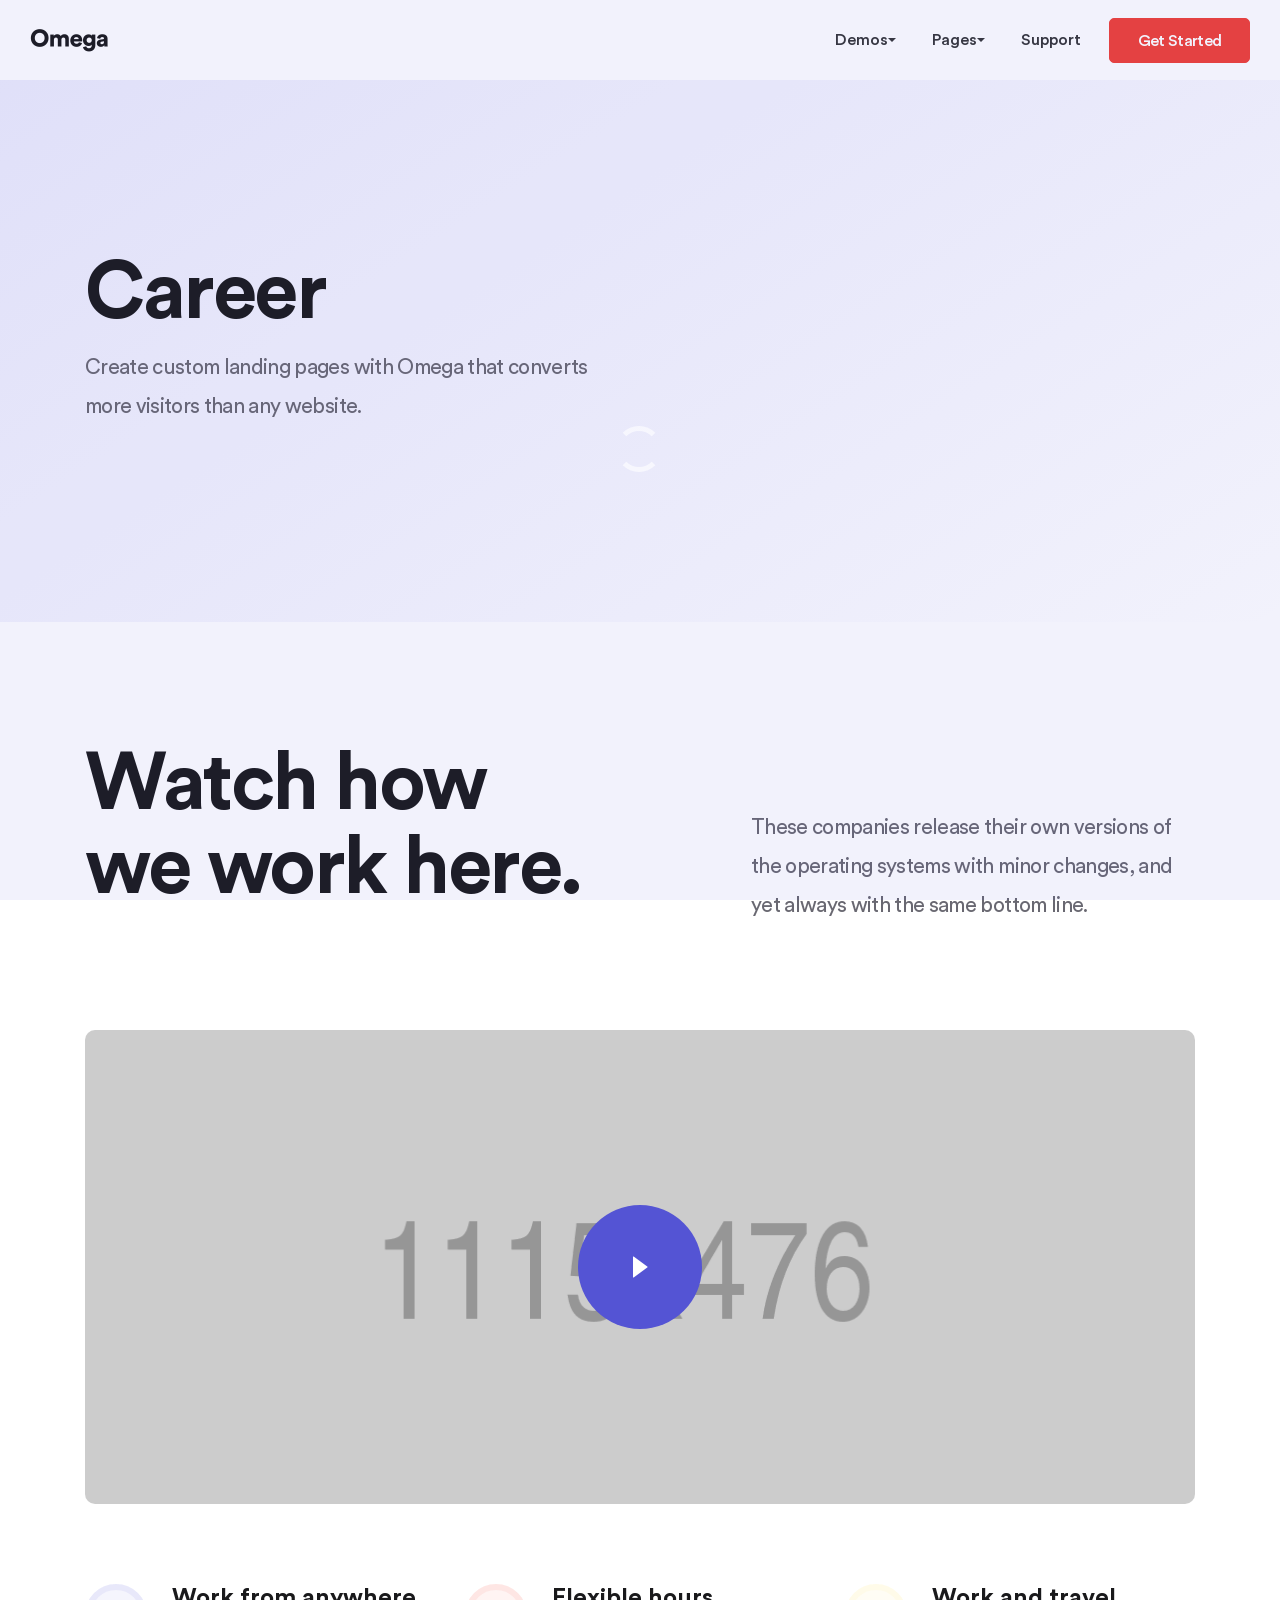
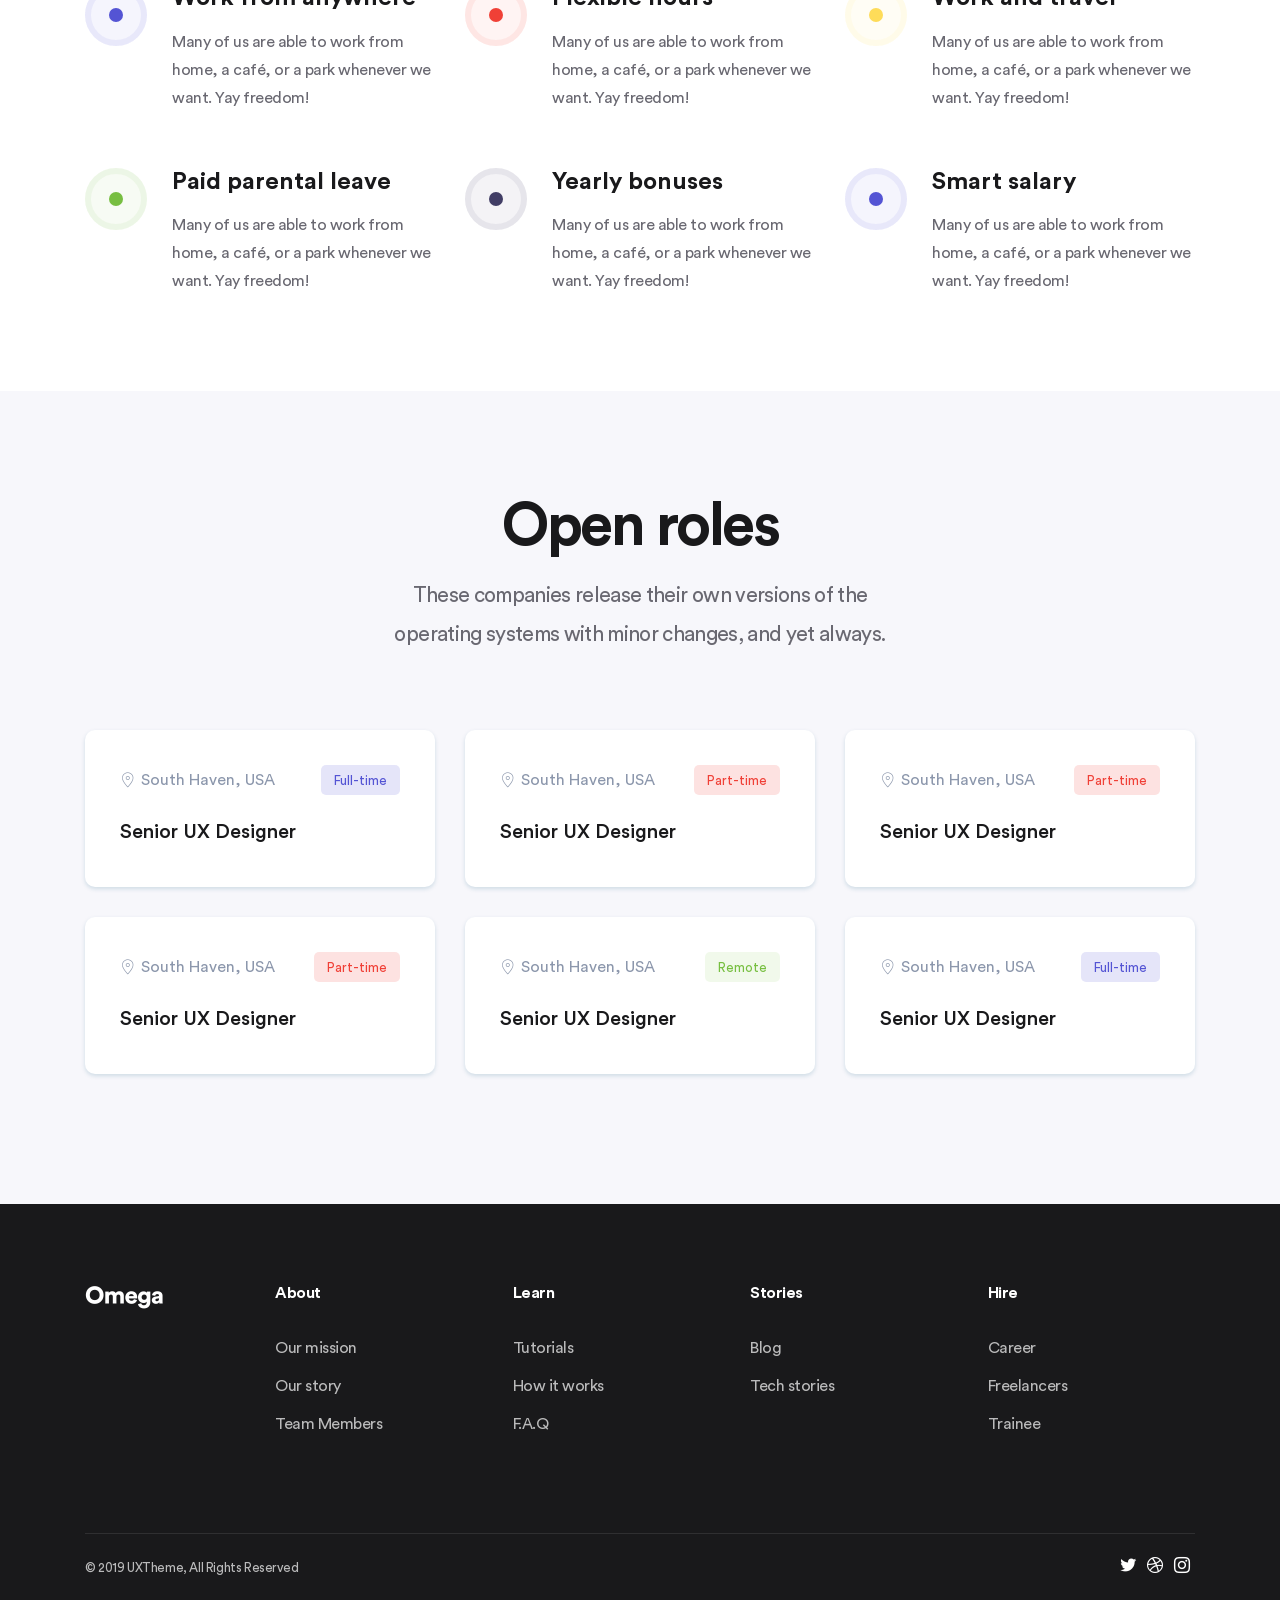
<file: career-page.html>
<!DOCTYPE html>
<html lang="en">

<head>
  <meta charset="UTF-8">
  <meta name="viewport" content="width=device-width, initial-scale=1.0">
  <meta http-equiv="X-UA-Compatible" content="ie=edge">
  <title>Omega - Landing Page Template</title>
  <link rel="shortcut icon" href="image/png/favicon.png" type="image/x-icon">
  <!-- Bootstrap , fonts & icons  -->
  <link rel="stylesheet" href="plugins/bootstrap/css/bootstrap.min.css">
  <link rel="stylesheet" href="fonts/icon-font/css/style.css">
  <link rel="stylesheet" href="fonts/typography-font/typo.css">
  <link rel="stylesheet" href="fonts/fontawesome-5/css/all.css">
  <!-- Plugin'stylesheets  -->
  <link rel="stylesheet" href="plugins/aos/aos.min.css">
  <link rel="stylesheet" href="plugins/fancybox/jquery.fancybox.min.css">
  <link rel="stylesheet" href="plugins/nice-select/nice-select.min.css">
  <link rel="stylesheet" href="plugins/slick/slick.min.css">
  <!-- Vendor stylesheets  -->
  <link rel="stylesheet" href="css/settings.css">
  <link rel="stylesheet" href="css/main.css">
  <!-- Custom stylesheet -->
  <link rel="stylesheet" href="css/custom.css">
</head>

<body>
  <div id="loading">
    <div class="load-circle"><span class="one"></span></div>
  </div>
  <div class="site-wrapper overflow-hidden ">
    <!-- Header Area -->
    <header class="site-header header-1absolute-header">
      <div class="container-fluid pr-lg--30 pl-lg--30">
        <nav class="navbar site-navbar offcanvas-active navbar-expand-lg navbar-light">
          <!-- Brand Logo-->
          <div class="brand-logo"><a href="javascript:"><img src="./image/png/l1-logo.png" alt=""></a></div>
          <div class="collapse navbar-collapse" id="mobile-menu">
            <div class="navbar-nav ml-lg-auto mr--10">
              <ul class="navbar-nav main-menu">
                <li class="nav-item dropdown">
                  <a class="nav-link dropdown-toggle" id="navbarDropdown" href="#features" role="button" data-toggle="dropdown" aria-haspopup="true" aria-expanded="false">Demos</a>
                  <ul class="menu-dropdown dropdown-menu" aria-labelledby="navbarDropdown">
                    <li class="drop-menu-item">
                      <a href="landing-1.html">
                        Landing 01
                      </a>
                    </li>
                    <li class="drop-menu-item">
                      <a href="landing-2.html">
                        Landing 02
                      </a>
                    </li>
                    <li class="drop-menu-item">
                      <a href="landing-3.html">
                        Landing 03
                      </a>
                    </li>
                    <li class="drop-menu-item">
                      <a href="landing-4.html">
                        Landing 04
                      </a>
                    </li>
                    <li class="drop-menu-item">
                      <a href="landing-5.html">
                        Landing 05
                      </a>
                    </li>
                    <li class="drop-menu-item">
                      <a href="landing-6.html">
                        Landing 06
                      </a>
                    </li>
                    <li class="drop-menu-item">
                      <a href="landing-7.html">
                        Landing 07
                      </a>
                    </li>
                    <li class="drop-menu-item">
                      <a href="landing-8.html">
                        Landing 08
                      </a>
                    </li>
                  </ul>
                </li>
                <li class="nav-item dropdown">
                  <a class="nav-link dropdown-toggle" id="navbarDropdown2" href="#features" role="button" data-toggle="dropdown" aria-haspopup="true" aria-expanded="false">Pages</a>
                  <ul class="menu-dropdown dropdown-menu" aria-labelledby="navbarDropdown2">
                    <li class="drop-menu-item">
                      <a href="about.html">
                        About us
                      </a>
                    </li>
                    <li class="drop-menu-item dropdown">
                      <a class="dropdown-toggle" id="navbarDropdown21" href="#" role="button" data-toggle="dropdown" aria-haspopup="true" aria-expanded="false">
                        Career
                      </a>
                      <ul class="menu-dropdown dropdown-menu dropdown-right" aria-labelledby="navbarDropdown21">
                        <li class="drop-menu-item">
                          <a href="career-page.html">
                            Career
                          </a>
                        </li>
                        <li class="drop-menu-item">
                          <a href="careerdetails.html">
                            Career Details
                          </a>
                        </li>
                      </ul>
                    </li>
                    <li class="drop-menu-item dropdown">
                      <a class="dropdown-toggle" id="navbarDropdown22" href="#" role="button" data-toggle="dropdown" aria-haspopup="true" aria-expanded="false">
                        Case Study
                      </a>
                      <ul class="menu-dropdown dropdown-menu dropdown-right" aria-labelledby="navbarDropdown22">
                        <li class="drop-menu-item">
                          <a href="case-study.html">
                            Case Study
                          </a>
                        </li>
                        <li class="drop-menu-item">
                          <a href="case-study-details.html">
                            Case Study Details
                          </a>
                        </li>
                      </ul>
                    </li>
                    <li class="drop-menu-item dropdown">
                      <a class="dropdown-toggle" id="navbarDropdown23" href="#" role="button" data-toggle="dropdown" aria-haspopup="true" aria-expanded="false">
                        Blog
                      </a>
                      <ul class="menu-dropdown dropdown-menu dropdown-right" aria-labelledby="navbarDropdown23">
                        <li class="drop-menu-item">
                          <a href="blog-regular.html">
                            Blog Regular
                          </a>
                        </li>
                        <li class="drop-menu-item">
                          <a href="blog-left-sidebar.html">
                            Blog Left Sidebar
                          </a>
                        </li>
                        <li class="drop-menu-item">
                          <a href="blog-right-sidebar.html">
                            Blog Right Sidebar
                          </a>
                        </li>
                        <li class="drop-menu-item">
                          <a href="blog-details.html">
                            Blog Details
                          </a>
                        </li>
                      </ul>
                    </li>
                    <li class="drop-menu-item dropdown">
                      <a class="dropdown-toggle" id="navbarDropdown24" href="#" role="button" data-toggle="dropdown" aria-haspopup="true" aria-expanded="false">
                        Pricing
                      </a>
                      <ul class="menu-dropdown dropdown-menu dropdown-right" aria-labelledby="navbarDropdown24">
                        <li class="drop-menu-item">
                          <a href="pricing-1.html">
                            Pricing 01
                          </a>
                        </li>
                        <li class="drop-menu-item">
                          <a href="pricing-2.html">
                            Pricing 02
                          </a>
                        </li>
                      </ul>
                    </li>
                    <li class="drop-menu-item dropdown">
                      <a class="dropdown-toggle" id="navbarDropdown25" href="#" role="button" data-toggle="dropdown" aria-haspopup="true" aria-expanded="false">
                        Contact
                      </a>
                      <ul class="menu-dropdown dropdown-menu dropdown-right" aria-labelledby="navbarDropdown25">
                        <li class="drop-menu-item">
                          <a href="contact-1.html">
                            Contact 01
                          </a>
                        </li>
                        <li class="drop-menu-item">
                          <a href="contact-2.html">
                            Contact 02
                          </a>
                        </li>
                        <li class="drop-menu-item">
                          <a href="contact-3.html">
                            Contact 03
                          </a>
                        </li>
                      </ul>
                    </li>
                    <li class="drop-menu-item dropdown">
                      <a class="dropdown-toggle" id="navbarDropdown26" href="#" role="button" data-toggle="dropdown" aria-haspopup="true" aria-expanded="false">
                        Account
                      </a>
                      <ul class="menu-dropdown dropdown-menu dropdown-right" aria-labelledby="navbarDropdown26">
                        <li class="drop-menu-item">
                          <a href="sign-in.html">
                            Sign In 01
                          </a>
                        </li>
                        <li class="drop-menu-item">
                          <a href="sign-in-img.html">
                            Sign In 02
                          </a>
                        </li>
                        <li class="drop-menu-item">
                          <a href="sign-up.html">
                            Sign Up 01
                          </a>
                        </li>
                        <li class="drop-menu-item">
                          <a href="sign-up-img.html">
                            Sign Up 02
                          </a>
                        </li>
                        <li class="drop-menu-item">
                          <a href="forget-pass.html">
                            Reset Password 01
                          </a>
                        </li>
                        <li class="drop-menu-item">
                          <a href="forget-pass-img.html">
                            Reset Password 02
                          </a>
                        </li>
                      </ul>
                    </li>
                    <li class="drop-menu-item dropdown">
                      <a class="dropdown-toggle" id="navbarDropdown27" href="#" role="button" data-toggle="dropdown" aria-haspopup="true" aria-expanded="false">
                        Utitlity
                      </a>
                      <ul class="menu-dropdown dropdown-menu dropdown-right" aria-labelledby="navbarDropdown27">
                        <li class="drop-menu-item">
                          <a href="404.html">
                            404 Page
                          </a>
                        </li>
                        <li class="drop-menu-item">
                          <a href="thank-you.html">
                            Thank You
                          </a>
                        </li>
                        <li class="drop-menu-item">
                          <a href="terms-page.html">
                            Terms & Conditions
                          </a>
                        </li>
                        <li class="drop-menu-item">
                          <a href="coming-soon.html">
                            Coming soon
                          </a>
                        </li>
                        <li class="drop-menu-item">
                          <a href="coming-soon-2.html">
                            Coming soon 2
                          </a>
                        </li>
                      </ul>
                    </li>
                    <li class="drop-menu-item dropdown">
                      <a class="dropdown-toggle" id="navbarDropdown27" href="#" role="button" data-toggle="dropdown" aria-haspopup="true" aria-expanded="false">
                        Essential
                      </a>
                      <ul class="menu-dropdown dropdown-menu dropdown-right" aria-labelledby="navbarDropdown27">
                        <li class="drop-menu-item">
                          <a href="./faq.html">FAQ</a>
                        </li>
                        <li class="drop-menu-item">
                          <a href="./review.html">Reviews</a>
                        </li>
                      </ul>
                    </li>
                  </ul>
                </li>
                <li class="nav-item">
                  <a class="nav-link" href=" https://grayic.com/html-support/" role="button" aria-expanded="false">Support</a>
                </li>
              </ul>
              <button class="btn-close navbar-toggler" type="button" data-toggle="collapse" data-target="#mobile-menu" aria-controls="mobile-menu" aria-expanded="true" aria-label="Toggle navigation">
                <i class="icon icon-simple-remove"></i>
              </button>
            </div>
            <button class="btn-close" type="button" data-toggle="collapse" data-target="#mobile-menu" aria-controls="mobile-menu" aria-expanded="true" aria-label="Toggle navigation">
              <i class="icon icon-e-remove"></i>
            </button>
          </div>
          <div class="header-btns ml-auto ml-lg-0 mr--15 mr-lg--0"><a class="btn btn--primary btn-header hvr-bounce-to-left" href="#">Get Started</a></div>
          <button class="navbar-toggler btn-close-off-canvas" type="button" data-toggle="collapse" data-target="#mobile-menu" aria-controls="mobile-menu" aria-expanded="false" aria-label="Toggle navigation">
            <i class="icon icon-simple-remove icon-close"></i>
            <i class="icon icon-menu-34 icon-burger"></i>
          </button>
        </nav>
      </div>
    </header>
    <div class="inner-hero-area bg-gradient">
      <div class="container">
        <div class="row">
          <div class="col-lg-6">
            <div class="inner-hero-text">
              <h1 class="title">Career</h1>
              <p>Create custom landing pages with Omega that converts more visitors than any website. </p>
            </div>
          </div>
        </div>
      </div>
    </div>
    <div class="omga__video-area-2">
      <div class="container">
        <div class="section-title pb--40">
          <h2 class="title">Watch how we work here.</h2>
          <div class="right-side">
            <p>These companies release their own versions of the operating systems with minor changes, and yet always with the same bottom line. </p>
          </div>
        </div>
        <div class="video-image mb-lg--80 mb--45">
          <img src="./image/jpeg/video-image-2.jpg" alt="">
          <a href="" data-fancybox=""><i class="icon icon-triangle-right-17-2"></i></a>
        </div>
      </div>
    </div>
    <!-- Feature section -->
    <div class="career-feature-section">
      <div class="container">
        <div class="row">
          <div class="col-lg-6 col-xl-4 col-md-6 mb--40">
            <div class="feature-widget--7">
              <div class="widget__icon">
                <span class="inner-circle circle-bg-blue"></span>
                <span class="outer-circle circle-bg-blue"></span>
              </div>
              <div class="widget__body">
                <h3 class="widget__heading h6">Work from anywhere</h3>
                <p>Many of us are able to work from home, a café, or a park whenever we want. Yay freedom!</p>
              </div>
            </div>
          </div>
          <div class="col-lg-6 col-xl-4 col-md-6 mb--40">
            <div class="feature-widget--7">
              <div class="widget__icon">
                <span class="inner-circle circle-bg-red"></span>
                <span class="outer-circle circle-bg-red"></span>
              </div>
              <div class="widget__body">
                <h3 class="widget__heading h6">Flexible hours</h3>
                <p>Many of us are able to work from home, a café, or a park whenever we want. Yay freedom!</p>
              </div>
            </div>
          </div>
          <div class="col-lg-6 col-xl-4 col-md-6 mb--40">
            <div class="feature-widget--7">
              <div class="widget__icon">
                <span class="inner-circle circle-bg-yellow"></span>
                <span class="outer-circle circle-bg-yellow"></span>
              </div>
              <div class="widget__body">
                <h3 class="widget__heading h6">Work and travel</h3>
                <p>Many of us are able to work from home, a café, or a park whenever we want. Yay freedom!</p>
              </div>
            </div>
          </div>
          <div class="col-lg-6 col-xl-4 col-md-6 mb--40">
            <div class="feature-widget--7">
              <div class="widget__icon">
                <span class="inner-circle circle-bg-green"></span>
                <span class="outer-circle circle-bg-green"></span>
              </div>
              <div class="widget__body">
                <h3 class="widget__heading h6">Paid parental leave</h3>
                <p>Many of us are able to work from home, a café, or a park whenever we want. Yay freedom!</p>
              </div>
            </div>
          </div>
          <div class="col-lg-6 col-xl-4 col-md-6 mb--40">
            <div class="feature-widget--7">
              <div class="widget__icon">
                <span class="inner-circle circle-bg-ash"></span>
                <span class="outer-circle circle-bg-ash"></span>
              </div>
              <div class="widget__body">
                <h3 class="widget__heading h6">Yearly bonuses</h3>
                <p>Many of us are able to work from home, a café, or a park whenever we want. Yay freedom!</p>
              </div>
            </div>
          </div>
          <div class="col-lg-6 col-xl-4 col-md-6 mb--40">
            <div class="feature-widget--7">
              <div class="widget__icon">
                <span class="inner-circle circle-bg-blue"></span>
                <span class="outer-circle circle-bg-blue"></span>
              </div>
              <div class="widget__body">
                <h3 class="widget__heading h6">Smart salary</h3>
                <p>Many of us are able to work from home, a café, or a park whenever we want. Yay freedom!</p>
              </div>
            </div>
          </div>
        </div>
      </div>
    </div>
    <!-- Job section -->
    <div class="job-section">
      <div class="container">
        <div class="row justify-content-center">
          <div class="col-lg-6 text-center">
            <div class="section-title">
              <h2 class="title">Open roles</h2>
              <p>These companies release their own versions of the operating systems with minor changes, and yet always.</p>
            </div>
          </div>
        </div>
        <div class="row mt-lg--30">
          <div class="col-lg-4 col-md-6 pt--30">
            <a class="card-job top-only" href="#">
              <div class="d-flex justify-content-between align-items-center mb--25"><span class="location"><i class="icon icon-pin-3 mr--5"></i> South Haven, USA</span><span class="badge blue">Full-time</span></div>
              <h5 class="h5">Senior UX Designer</h5>
            </a>
          </div>
          <div class="col-lg-4 col-md-6 pt--30">
            <a class="card-job top-only" href="#">
              <div class="d-flex justify-content-between align-items-center mb--25"><span class="location"><i class="icon icon-pin-3 mr--5"></i> South Haven, USA</span><span class="badge red">Part-time</span></div>
              <h5 class="h5">Senior UX Designer</h5>
            </a>
          </div>
          <div class="col-lg-4 col-md-6 pt--30">
            <a class="card-job top-only" href="#">
              <div class="d-flex justify-content-between align-items-center mb--25"><span class="location"><i class="icon icon-pin-3 mr--5"></i> South Haven, USA</span><span class="badge red">Part-time</span></div>
              <h5 class="h5">Senior UX Designer</h5>
            </a>
          </div>
          <div class="col-lg-4 col-md-6 pt--30">
            <a class="card-job top-only" href="#">
              <div class="d-flex justify-content-between align-items-center mb--25"><span class="location"><i class="icon icon-pin-3 mr--5"></i> South Haven, USA</span><span class="badge red">Part-time</span></div>
              <h5 class="h5">Senior UX Designer</h5>
            </a>
          </div>
          <div class="col-lg-4 col-md-6 pt--30">
            <a class="card-job top-only" href="#">
              <div class="d-flex justify-content-between align-items-center mb--25"><span class="location"><i class="icon icon-pin-3 mr--5"></i> South Haven, USA</span><span class="badge green">Remote</span></div>
              <h5 class="h5">Senior UX Designer</h5>
            </a>
          </div>
          <div class="col-lg-4 col-md-6 pt--30">
            <a class="card-job top-only" href="#">
              <div class="d-flex justify-content-between align-items-center mb--25"><span class="location"><i class="icon icon-pin-3 mr--5"></i> South Haven, USA</span><span class="badge blue">Full-time</span></div>
              <h5 class="h5">Senior UX Designer</h5>
            </a>
          </div>
        </div>
      </div>
    </div>
    <!-- Footer section -->
    <div class="footer-section footer-1">
      <div class="container">
        <div class="footer-top">
          <div class="row justify-content-center">
            <div class="col-lg-2 col-md-4">
              <div class="footer-logo mb--50">
                <img src="./image/png/footer-logo.png" alt="">
              </div>
            </div>
            <div class="col-lg-10 col-md-8">
              <div class="row">
                <div class="col-6 col-lg-3">
                  <div class="single-footer mb--50 mb-lg--30">
                    <h5 class="footer-title">About</h5>
                    <ul class="footer-list">
                      <li><a href="">Our mission</a></li>
                      <li><a href="">Our story</a></li>
                      <li><a href="">Team Members</a></li>
                    </ul>
                  </div>
                </div>
                <div class="col-6 col-lg-3">
                  <div class="single-footer mb--50 mb-lg--30">
                    <h5 class="footer-title">Learn</h5>
                    <ul class="footer-list">
                      <li><a href="">Tutorials</a></li>
                      <li><a href="">How it works</a></li>
                      <li><a href="">F.A.Q</a></li>
                    </ul>
                  </div>
                </div>
                <div class="col-6 col-lg-3">
                  <div class="single-footer mb--50 mb-lg--30">
                    <h5 class="footer-title">Stories</h5>
                    <ul class="footer-list">
                      <li><a href="">Blog</a></li>
                      <li><a href="">Tech stories</a></li>
                    </ul>
                  </div>
                </div>
                <div class="col-6 col-lg-3">
                  <div class="single-footer mb--50 mb-lg--30">
                    <h5 class="footer-title">Hire</h5>
                    <ul class="footer-list">
                      <li><a href="">Career</a></li>
                      <li><a href="">Freelancers</a></li>
                      <li><a href="">Trainee</a></li>
                    </ul>
                  </div>
                </div>
              </div>
            </div>
          </div>
        </div>
        <div class="copyright-area">
          <div class="row align-items-center">
            <div class="col-sm-6  text-sm-left text-center mb-2 mb-sm-0">
              <p class="copyright-text">&copy; 2019 UXTheme, All Rights Reserved</p>
            </div>
            <div class="col-sm-6 text-sm-right text-center">
              <ul class="social-icons">
                <li><a href=""><i class="icon icon-logo-twitter"></i></a></li>
                <li><a href=""><i class="icon icon-logo-dribbble"></i></a></li>
                <li><a href=""><i class="icon  icon-logo-instagram"></i></a></li>
              </ul>
            </div>
          </div>
        </div>
      </div>
    </div>
  </div>
  </div>
  <!-- Vendor Scripts -->
  <script src="plugins/jquery/jquery.min.js"></script>
  <script src="plugins/jquery/jquery-migrate.min.js"></script>
  <script src="plugins/bootstrap/js/bootstrap.bundle.min.js"></script>
  <!-- Plugin's Scripts -->
  <script src="plugins/fancybox/jquery.fancybox.min.js"></script>
  <script src="plugins/nice-select/jquery.nice-select.min.js"></script>
  <script src="plugins/aos/aos.min.js"></script>
  <script src="plugins/slick/slick.min.js"></script>
  <!-- Activation Script -->
  <script src="js/custom.js"></script>
</body>

</html>
</file>
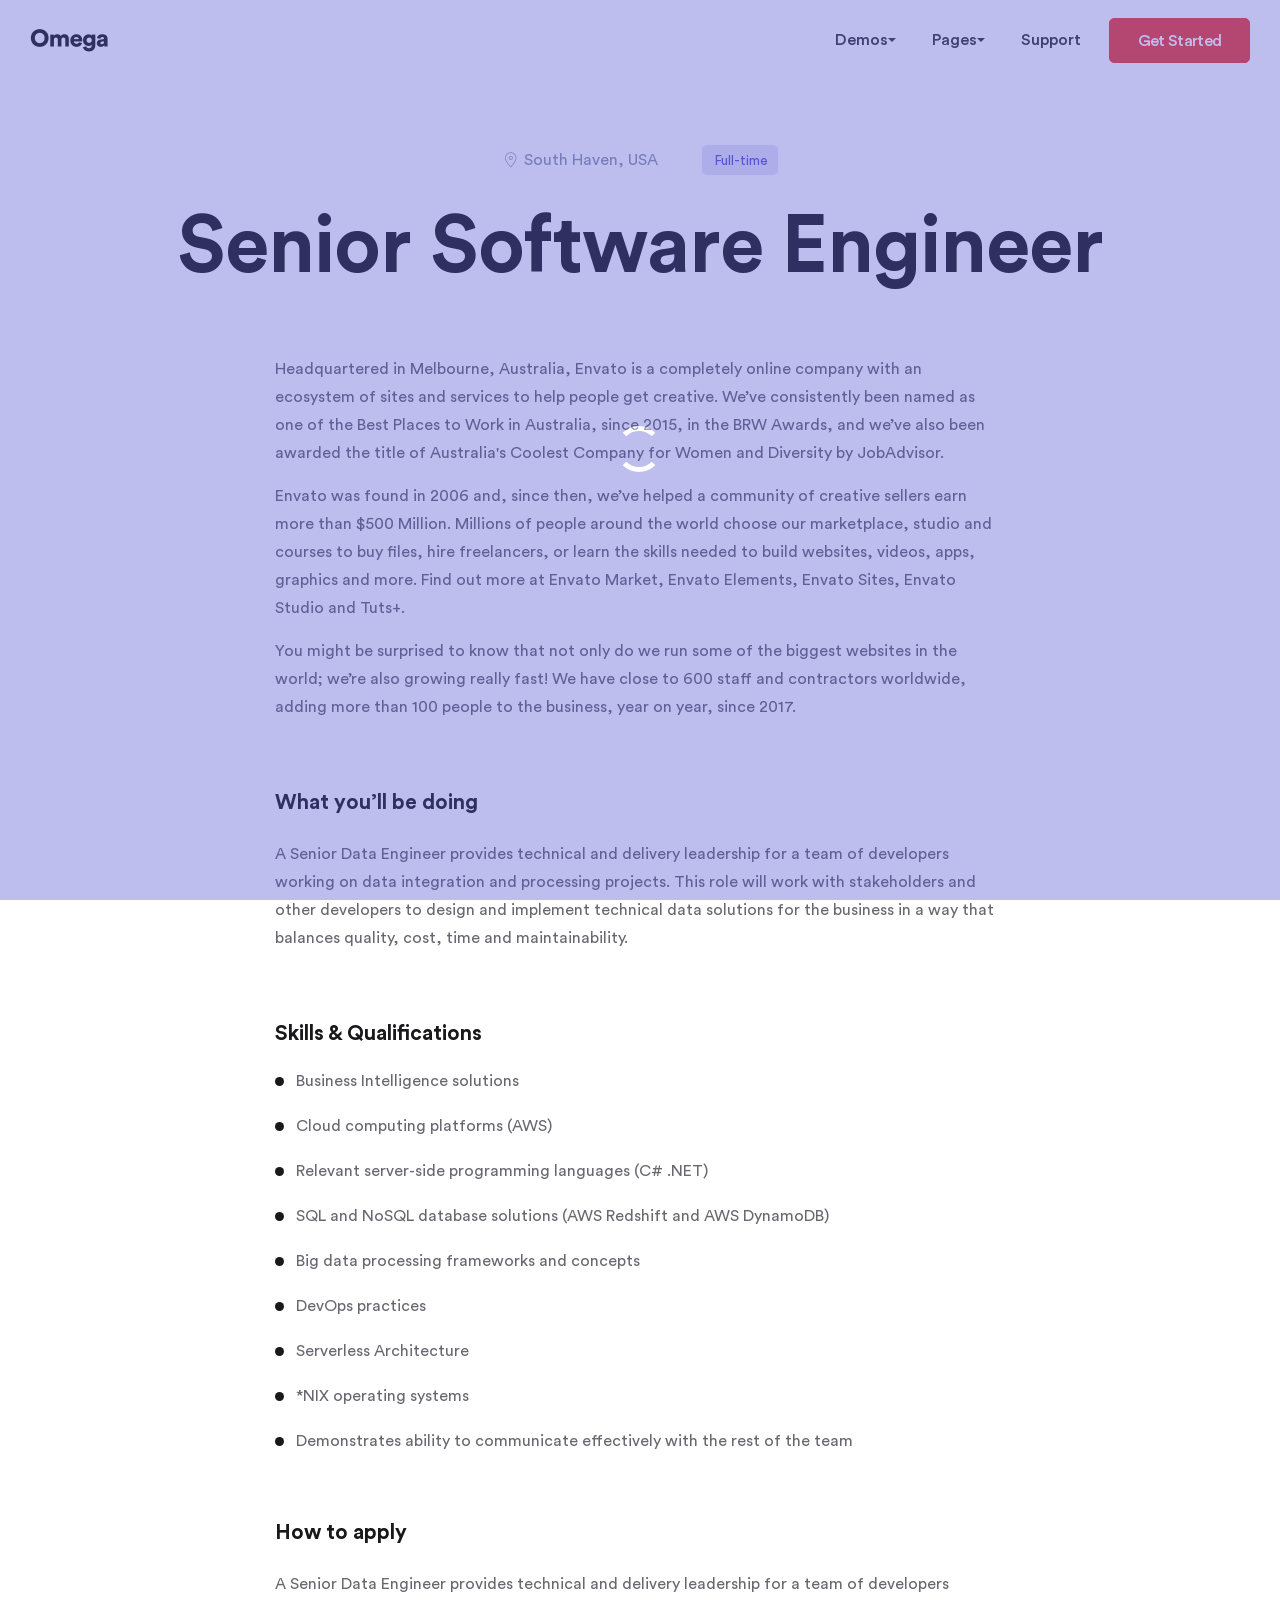
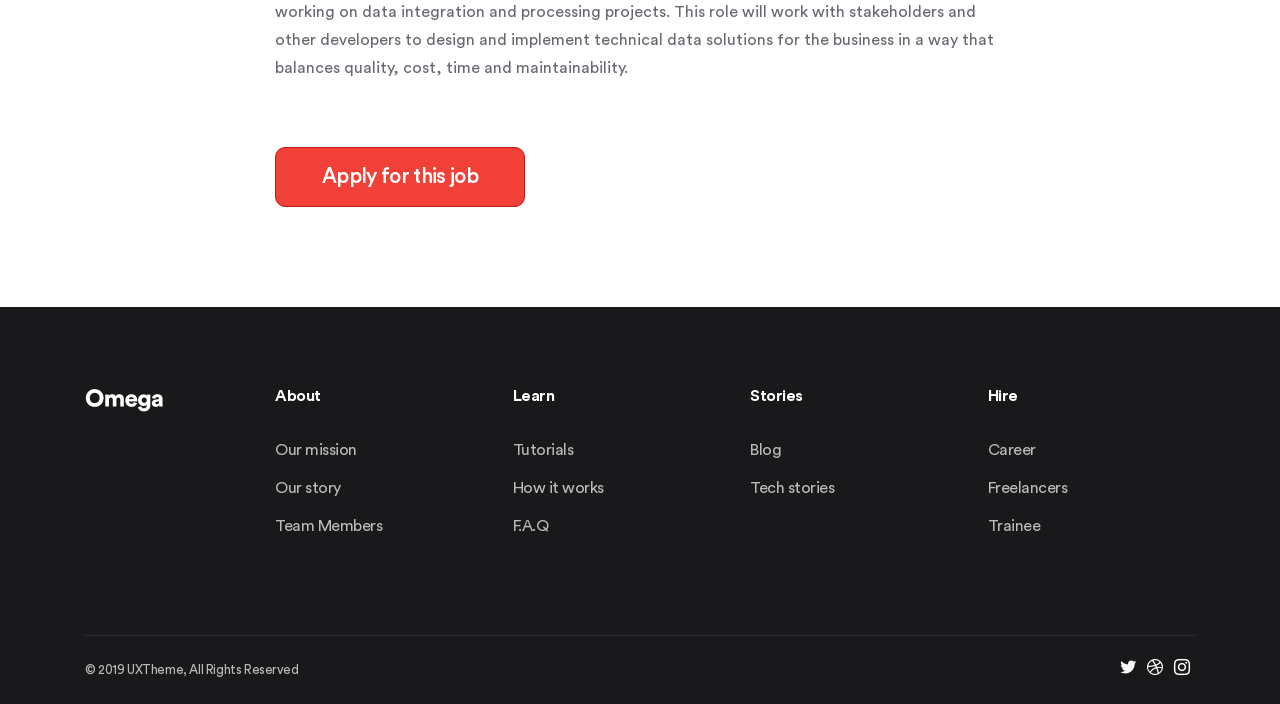
<file: careerdetails.html>
<!DOCTYPE html>
<html lang="en">

<head>
  <meta charset="UTF-8">
  <meta name="viewport" content="width=device-width, initial-scale=1.0">
  <meta http-equiv="X-UA-Compatible" content="ie=edge">
  <title>Omega - Landing Page Template</title>
  <link rel="shortcut icon" href="image/png/favicon.png" type="image/x-icon">
  <!-- Bootstrap , fonts & icons  -->
  <link rel="stylesheet" href="plugins/bootstrap/css/bootstrap.min.css">
  <link rel="stylesheet" href="fonts/icon-font/css/style.css">
  <link rel="stylesheet" href="fonts/typography-font/typo.css">
  <link rel="stylesheet" href="fonts/fontawesome-5/css/all.css">
  <!-- Plugin'stylesheets  -->
  <link rel="stylesheet" href="plugins/aos/aos.min.css">
  <link rel="stylesheet" href="plugins/fancybox/jquery.fancybox.min.css">
  <link rel="stylesheet" href="plugins/nice-select/nice-select.min.css">
  <link rel="stylesheet" href="plugins/slick/slick.min.css">
  <!-- Vendor stylesheets  -->
  <link rel="stylesheet" href="css/settings.css">
  <link rel="stylesheet" href="css/main.css">
  <!-- Custom stylesheet -->
  <link rel="stylesheet" href="css/custom.css">
</head>

<body>
  <div id="loading">
    <div class="load-circle"><span class="one"></span></div>
  </div>
  <div class="site-wrapper overflow-hidden ">
    <div class="career-details-page">
      <!-- Header Area -->
      <header class="site-header header-1">
        <div class="container-fluid pr-lg--30 pl-lg--30">
          <nav class="navbar site-navbar offcanvas-active navbar-expand-lg navbar-light">
            <!-- Brand Logo-->
            <div class="brand-logo"><a href="javascript:"><img src="./image/png/l1-logo.png" alt=""></a></div>
            <div class="collapse navbar-collapse" id="mobile-menu">
              <div class="navbar-nav ml-lg-auto mr--10">
                <ul class="navbar-nav main-menu">
                  <li class="nav-item dropdown">
                    <a class="nav-link dropdown-toggle" id="navbarDropdown" href="#features" role="button" data-toggle="dropdown" aria-haspopup="true" aria-expanded="false">Demos</a>
                    <ul class="menu-dropdown dropdown-menu" aria-labelledby="navbarDropdown">
                      <li class="drop-menu-item">
                        <a href="landing-1.html">
                          Landing 01
                        </a>
                      </li>
                      <li class="drop-menu-item">
                        <a href="landing-2.html">
                          Landing 02
                        </a>
                      </li>
                      <li class="drop-menu-item">
                        <a href="landing-3.html">
                          Landing 03
                        </a>
                      </li>
                      <li class="drop-menu-item">
                        <a href="landing-4.html">
                          Landing 04
                        </a>
                      </li>
                      <li class="drop-menu-item">
                        <a href="landing-5.html">
                          Landing 05
                        </a>
                      </li>
                      <li class="drop-menu-item">
                        <a href="landing-6.html">
                          Landing 06
                        </a>
                      </li>
                      <li class="drop-menu-item">
                        <a href="landing-7.html">
                          Landing 07
                        </a>
                      </li>
                      <li class="drop-menu-item">
                        <a href="landing-8.html">
                          Landing 08
                        </a>
                      </li>
                    </ul>
                  </li>
                  <li class="nav-item dropdown">
                    <a class="nav-link dropdown-toggle" id="navbarDropdown2" href="#features" role="button" data-toggle="dropdown" aria-haspopup="true" aria-expanded="false">Pages</a>
                    <ul class="menu-dropdown dropdown-menu" aria-labelledby="navbarDropdown2">
                      <li class="drop-menu-item">
                        <a href="about.html">
                          About us
                        </a>
                      </li>
                      <li class="drop-menu-item dropdown">
                        <a class="dropdown-toggle" id="navbarDropdown21" href="#" role="button" data-toggle="dropdown" aria-haspopup="true" aria-expanded="false">
                          Career
                        </a>
                        <ul class="menu-dropdown dropdown-menu dropdown-right" aria-labelledby="navbarDropdown21">
                          <li class="drop-menu-item">
                            <a href="career-page.html">
                              Career
                            </a>
                          </li>
                          <li class="drop-menu-item">
                            <a href="careerdetails.html">
                              Career Details
                            </a>
                          </li>
                        </ul>
                      </li>
                      <li class="drop-menu-item dropdown">
                        <a class="dropdown-toggle" id="navbarDropdown22" href="#" role="button" data-toggle="dropdown" aria-haspopup="true" aria-expanded="false">
                          Case Study
                        </a>
                        <ul class="menu-dropdown dropdown-menu dropdown-right" aria-labelledby="navbarDropdown22">
                          <li class="drop-menu-item">
                            <a href="case-study.html">
                              Case Study
                            </a>
                          </li>
                          <li class="drop-menu-item">
                            <a href="case-study-details.html">
                              Case Study Details
                            </a>
                          </li>
                        </ul>
                      </li>
                      <li class="drop-menu-item dropdown">
                        <a class="dropdown-toggle" id="navbarDropdown23" href="#" role="button" data-toggle="dropdown" aria-haspopup="true" aria-expanded="false">
                          Blog
                        </a>
                        <ul class="menu-dropdown dropdown-menu dropdown-right" aria-labelledby="navbarDropdown23">
                          <li class="drop-menu-item">
                            <a href="blog-regular.html">
                              Blog Regular
                            </a>
                          </li>
                          <li class="drop-menu-item">
                            <a href="blog-left-sidebar.html">
                              Blog Left Sidebar
                            </a>
                          </li>
                          <li class="drop-menu-item">
                            <a href="blog-right-sidebar.html">
                              Blog Right Sidebar
                            </a>
                          </li>
                          <li class="drop-menu-item">
                            <a href="blog-details.html">
                              Blog Details
                            </a>
                          </li>
                        </ul>
                      </li>
                      <li class="drop-menu-item dropdown">
                        <a class="dropdown-toggle" id="navbarDropdown24" href="#" role="button" data-toggle="dropdown" aria-haspopup="true" aria-expanded="false">
                          Pricing
                        </a>
                        <ul class="menu-dropdown dropdown-menu dropdown-right" aria-labelledby="navbarDropdown24">
                          <li class="drop-menu-item">
                            <a href="pricing-1.html">
                              Pricing 01
                            </a>
                          </li>
                          <li class="drop-menu-item">
                            <a href="pricing-2.html">
                              Pricing 02
                            </a>
                          </li>
                        </ul>
                      </li>
                      <li class="drop-menu-item dropdown">
                        <a class="dropdown-toggle" id="navbarDropdown25" href="#" role="button" data-toggle="dropdown" aria-haspopup="true" aria-expanded="false">
                          Contact
                        </a>
                        <ul class="menu-dropdown dropdown-menu dropdown-right" aria-labelledby="navbarDropdown25">
                          <li class="drop-menu-item">
                            <a href="contact-1.html">
                              Contact 01
                            </a>
                          </li>
                          <li class="drop-menu-item">
                            <a href="contact-2.html">
                              Contact 02
                            </a>
                          </li>
                          <li class="drop-menu-item">
                            <a href="contact-3.html">
                              Contact 03
                            </a>
                          </li>
                        </ul>
                      </li>
                      <li class="drop-menu-item dropdown">
                        <a class="dropdown-toggle" id="navbarDropdown26" href="#" role="button" data-toggle="dropdown" aria-haspopup="true" aria-expanded="false">
                          Account
                        </a>
                        <ul class="menu-dropdown dropdown-menu dropdown-right" aria-labelledby="navbarDropdown26">
                          <li class="drop-menu-item">
                            <a href="sign-in.html">
                              Sign In 01
                            </a>
                          </li>
                          <li class="drop-menu-item">
                            <a href="sign-in-img.html">
                              Sign In 02
                            </a>
                          </li>
                          <li class="drop-menu-item">
                            <a href="sign-up.html">
                              Sign Up 01
                            </a>
                          </li>
                          <li class="drop-menu-item">
                            <a href="sign-up-img.html">
                              Sign Up 02
                            </a>
                          </li>
                          <li class="drop-menu-item">
                            <a href="forget-pass.html">
                              Reset Password 01
                            </a>
                          </li>
                          <li class="drop-menu-item">
                            <a href="forget-pass-img.html">
                              Reset Password 02
                            </a>
                          </li>
                        </ul>
                      </li>
                      <li class="drop-menu-item dropdown">
                        <a class="dropdown-toggle" id="navbarDropdown27" href="#" role="button" data-toggle="dropdown" aria-haspopup="true" aria-expanded="false">
                          Utitlity
                        </a>
                        <ul class="menu-dropdown dropdown-menu dropdown-right" aria-labelledby="navbarDropdown27">
                          <li class="drop-menu-item">
                            <a href="404.html">
                              404 Page
                            </a>
                          </li>
                          <li class="drop-menu-item">
                            <a href="thank-you.html">
                              Thank You
                            </a>
                          </li>
                          <li class="drop-menu-item">
                            <a href="terms-page.html">
                              Terms & Conditions
                            </a>
                          </li>
                          <li class="drop-menu-item">
                            <a href="coming-soon.html">
                              Coming soon
                            </a>
                          </li>
                          <li class="drop-menu-item">
                            <a href="coming-soon-2.html">
                              Coming soon 2
                            </a>
                          </li>
                        </ul>
                      </li>
                      <li class="drop-menu-item dropdown">
                        <a class="dropdown-toggle" id="navbarDropdown27" href="#" role="button" data-toggle="dropdown" aria-haspopup="true" aria-expanded="false">
                          Essential
                        </a>
                        <ul class="menu-dropdown dropdown-menu dropdown-right" aria-labelledby="navbarDropdown27">
                          <li class="drop-menu-item">
                            <a href="./faq.html">FAQ</a>
                          </li>
                          <li class="drop-menu-item">
                            <a href="./review.html">Reviews</a>
                          </li>
                        </ul>
                      </li>
                    </ul>
                  </li>
                  <li class="nav-item">
                    <a class="nav-link" href=" https://grayic.com/html-support/" role="button" aria-expanded="false">Support</a>
                  </li>
                </ul>
                <button class="btn-close navbar-toggler" type="button" data-toggle="collapse" data-target="#mobile-menu" aria-controls="mobile-menu" aria-expanded="true" aria-label="Toggle navigation">
                  <i class="icon icon-simple-remove"></i>
                </button>
              </div>
              <button class="btn-close" type="button" data-toggle="collapse" data-target="#mobile-menu" aria-controls="mobile-menu" aria-expanded="true" aria-label="Toggle navigation">
                <i class="icon icon-e-remove"></i>
              </button>
            </div>
            <div class="header-btns ml-auto ml-lg-0 mr--15 mr-lg--0"><a class="btn btn--primary btn-header hvr-bounce-to-left" href="#">Get Started</a></div>
            <button class="navbar-toggler btn-close-off-canvas" type="button" data-toggle="collapse" data-target="#mobile-menu" aria-controls="mobile-menu" aria-expanded="false" aria-label="Toggle navigation">
              <i class="icon icon-simple-remove icon-close"></i>
              <i class="icon icon-menu-34 icon-burger"></i>
            </button>
          </nav>
        </div>
      </header>
      <div class="job-details-main">
        <div class="container">
          <div class="row justify-content-center">
            <div class="col-lg-11">
              <div class="job-details-content pb--0">
                <div class="job-top-header">
                  <span class="location">
                  <i class="icon icon-pin-3 mr--5"></i>
                  South Haven, USA</span>
                  <span class="badge purple">Full-time</span>
                </div>
                <div class="contant-block-1 text-center">
                  <h1 class="main-title mb-0">Senior Software Engineer</h1>
                </div>
              </div>
            </div>
            <div class="col-lg-8">
              <div class="job-details-content">
                <div class="contant-block-1 mb--40 mb-lg--65">
                  <!-- <h1 class="main-title">Senior Software Engineer</h1> -->
                  <p>Headquartered in Melbourne, Australia, Envato is a completely online company with an ecosystem of sites and services to help people get creative. We’ve consistently been named as one of the Best Places to Work in Australia, since 2015, in the BRW Awards, and we’ve also been awarded the title of Australia's Coolest Company for Women and Diversity by JobAdvisor.</p>
                  <p>Envato was found in 2006 and, since then, we’ve helped a community of creative sellers earn more than $500 Million. Millions of people around the world choose our marketplace, studio and courses to buy files, hire freelancers, or learn the skills needed to build websites, videos, apps, graphics and more. Find out more at Envato Market, Envato Elements, Envato Sites, Envato Studio and Tuts+.</p>
                  <p>You might be surprised to know that not only do we run some of the biggest websites in the world; we’re also growing really fast! We have close to 600 staff and contractors worldwide, adding more than 100 people to the business, year on year, since 2017.</p>
                </div>
                <div class="contant-block-2 mb--40 mb-lg--65">
                  <h2 class="block-title mb--20">What you’ll be doing</h2>
                  <p>A Senior Data Engineer provides technical and delivery leadership for a team of developers working on data integration and processing projects. This role will work with stakeholders and other developers to design and implement technical data solutions for the business in a way that balances quality, cost, time and maintainability.</p>
                </div>
                <div class="contant-block-3 mb--40 mb-lg--65">
                  <h2 class="block-title mb--20">Skills & Qualifications</h2>
                  <ul class="skill-list">
                    <li>Business Intelligence solutions</li>
                    <li>Cloud computing platforms (AWS)</li>
                    <li>Relevant server-side programming languages (C# .NET)</li>
                    <li>SQL and NoSQL database solutions (AWS Redshift and AWS DynamoDB)</li>
                    <li>Big data processing frameworks and concepts </li>
                    <li>DevOps practices</li>
                    <li>Serverless Architecture</li>
                    <li>*NIX operating systems</li>
                    <li>Demonstrates ability to communicate effectively with the rest of the team</li>
                  </ul>
                </div>
                <div class="contant-block-4">
                  <h2 class="block-title mb--20">How to apply</h2>
                  <p>A Senior Data Engineer provides technical and delivery leadership for a team of developers working on data integration and processing projects. This role will work with stakeholders and other developers to design and implement technical data solutions for the business in a way that balances quality, cost, time and maintainability.</p>
                  <div class="apply-btn pt--20 pt-md--50"><a class="btn--primary hvr-bounce-to-left" href="#">Apply for this job</a></div>
                </div>
              </div>
            </div>
          </div>
        </div>
      </div>
      <!-- Footer section -->
      <div class="footer-section footer-1">
        <div class="container">
          <div class="footer-top">
            <div class="row justify-content-center">
              <div class="col-lg-2 col-md-4">
                <div class="footer-logo mb--50">
                  <img src="./image/png/footer-logo.png" alt="">
                </div>
              </div>
              <div class="col-lg-10 col-md-8">
                <div class="row">
                  <div class="col-6 col-lg-3">
                    <div class="single-footer mb--50 mb-lg--30">
                      <h5 class="footer-title">About</h5>
                      <ul class="footer-list">
                        <li><a href="">Our mission</a></li>
                        <li><a href="">Our story</a></li>
                        <li><a href="">Team Members</a></li>
                      </ul>
                    </div>
                  </div>
                  <div class="col-6 col-lg-3">
                    <div class="single-footer mb--50 mb-lg--30">
                      <h5 class="footer-title">Learn</h5>
                      <ul class="footer-list">
                        <li><a href="">Tutorials</a></li>
                        <li><a href="">How it works</a></li>
                        <li><a href="">F.A.Q</a></li>
                      </ul>
                    </div>
                  </div>
                  <div class="col-6 col-lg-3">
                    <div class="single-footer mb--50 mb-lg--30">
                      <h5 class="footer-title">Stories</h5>
                      <ul class="footer-list">
                        <li><a href="">Blog</a></li>
                        <li><a href="">Tech stories</a></li>
                      </ul>
                    </div>
                  </div>
                  <div class="col-6 col-lg-3">
                    <div class="single-footer mb--50 mb-lg--30">
                      <h5 class="footer-title">Hire</h5>
                      <ul class="footer-list">
                        <li><a href="">Career</a></li>
                        <li><a href="">Freelancers</a></li>
                        <li><a href="">Trainee</a></li>
                      </ul>
                    </div>
                  </div>
                </div>
              </div>
            </div>
          </div>
          <div class="copyright-area">
            <div class="row align-items-center">
              <div class="col-sm-6  text-sm-left text-center mb-2 mb-sm-0">
                <p class="copyright-text">&copy; 2019 UXTheme, All Rights Reserved</p>
              </div>
              <div class="col-sm-6 text-sm-right text-center">
                <ul class="social-icons">
                  <li><a href=""><i class="icon icon-logo-twitter"></i></a></li>
                  <li><a href=""><i class="icon icon-logo-dribbble"></i></a></li>
                  <li><a href=""><i class="icon  icon-logo-instagram"></i></a></li>
                </ul>
              </div>
            </div>
          </div>
        </div>
      </div>
    </div>
  </div>
  <!-- Vendor Scripts -->
  <script src="plugins/jquery/jquery.min.js"></script>
  <script src="plugins/jquery/jquery-migrate.min.js"></script>
  <script src="plugins/bootstrap/js/bootstrap.bundle.min.js"></script>
  <!-- Plugin's Scripts -->
  <script src="plugins/fancybox/jquery.fancybox.min.js"></script>
  <script src="plugins/nice-select/jquery.nice-select.min.js"></script>
  <script src="plugins/aos/aos.min.js"></script>
  <script src="plugins/slick/slick.min.js"></script>
  <!-- Activation Script -->
  <script src="js/custom.js"></script>
</body>

</html>
</file>
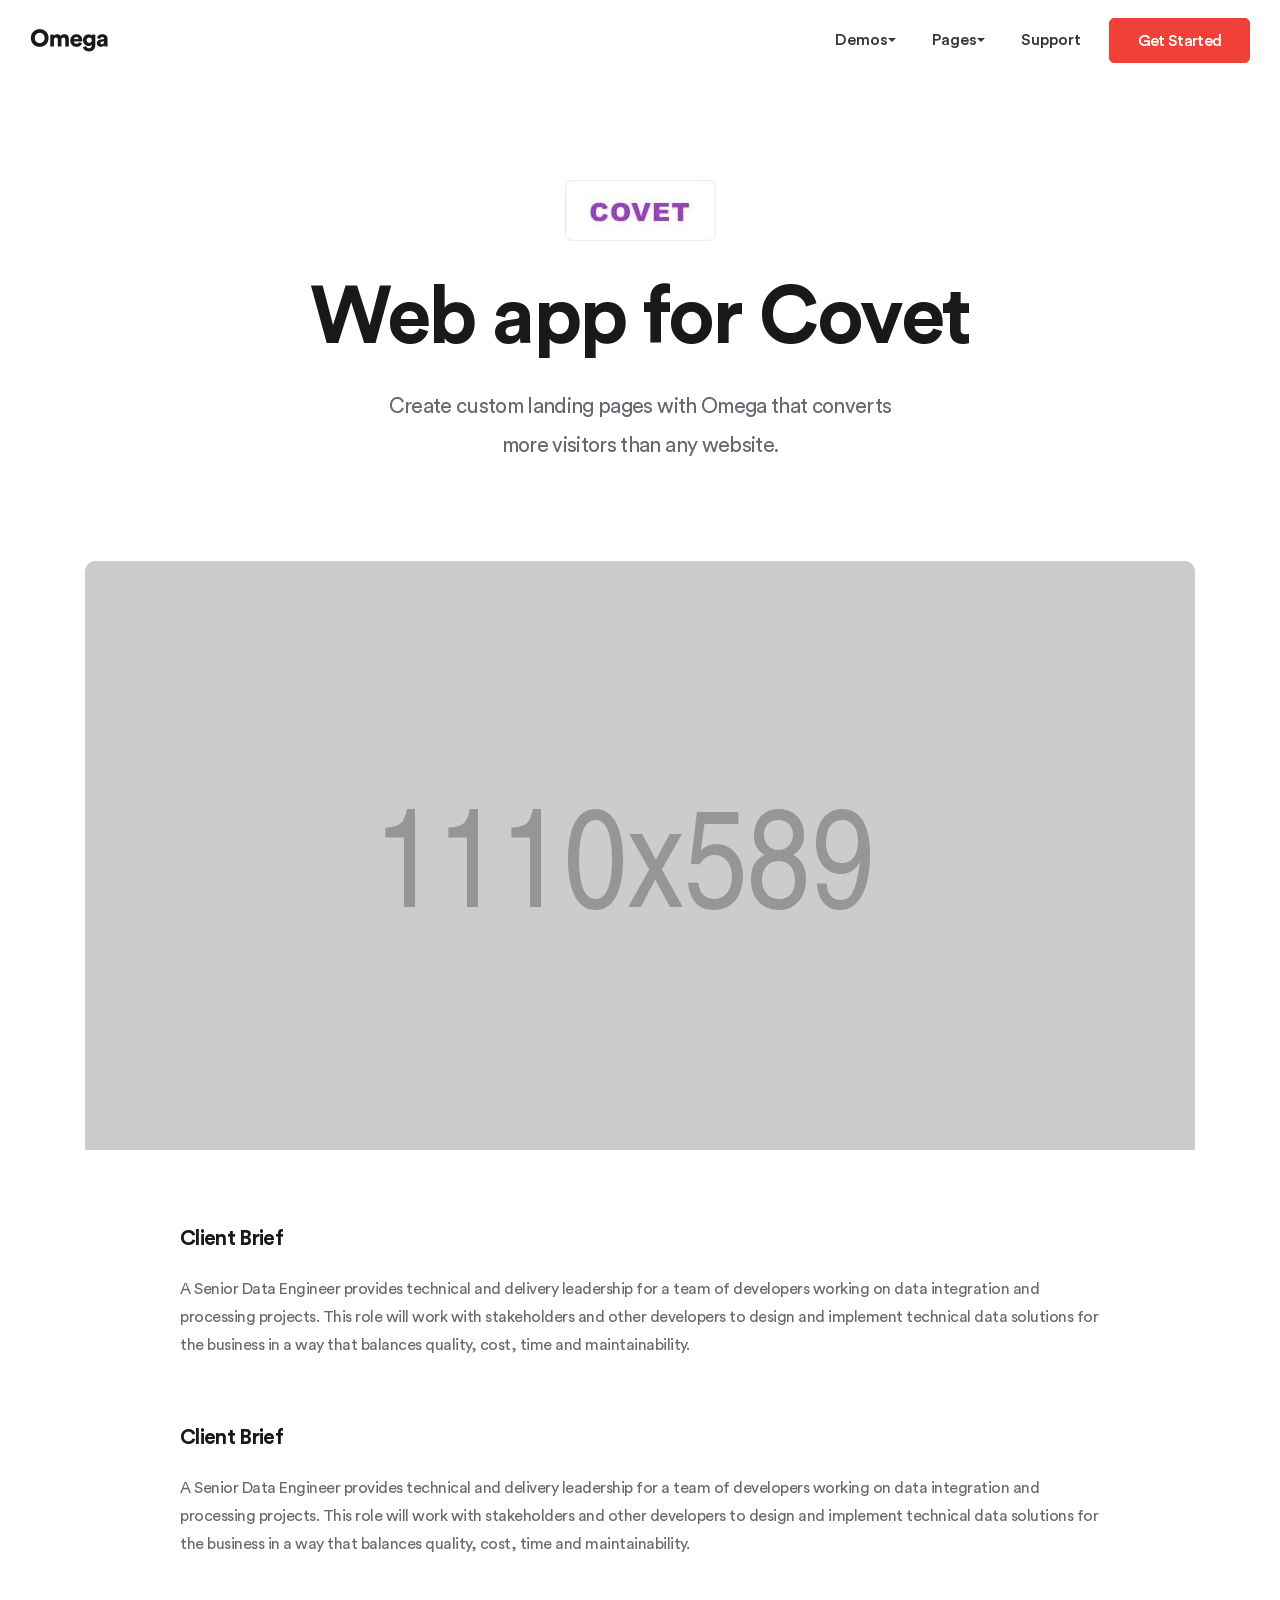
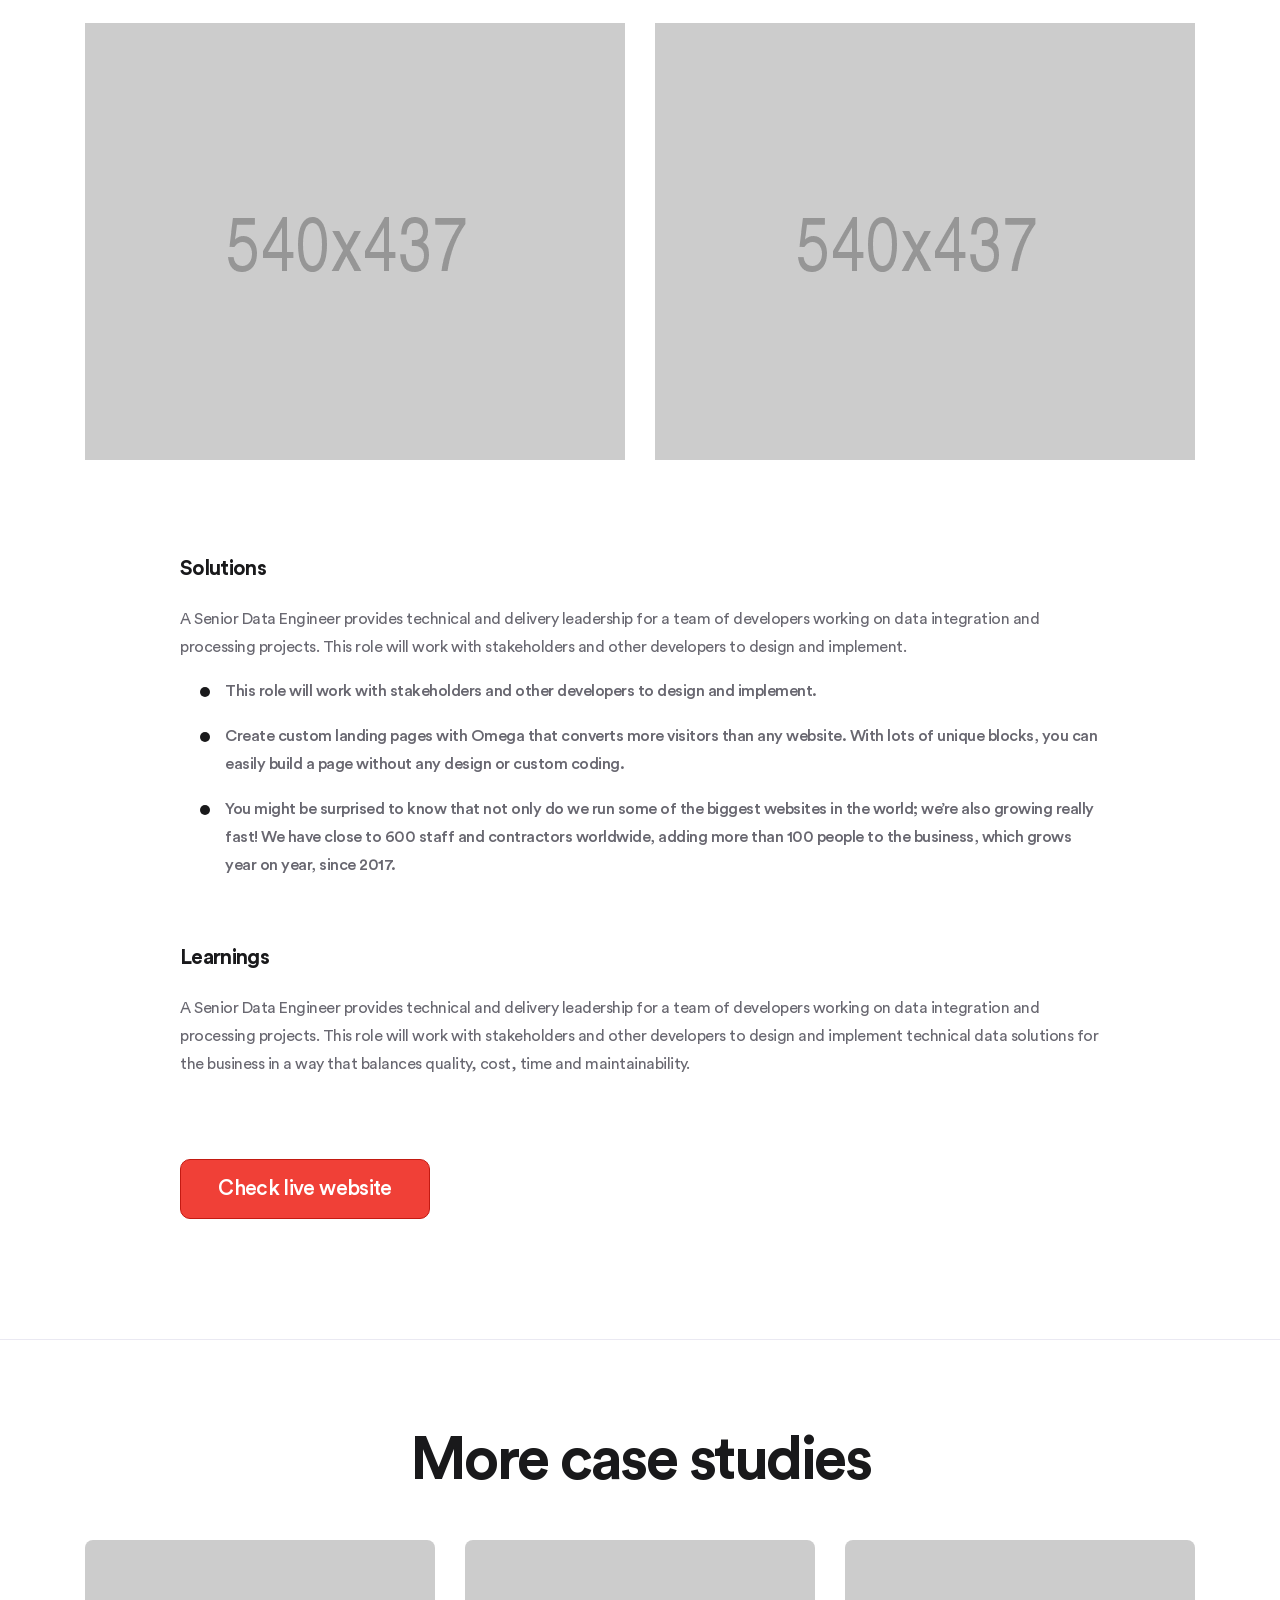
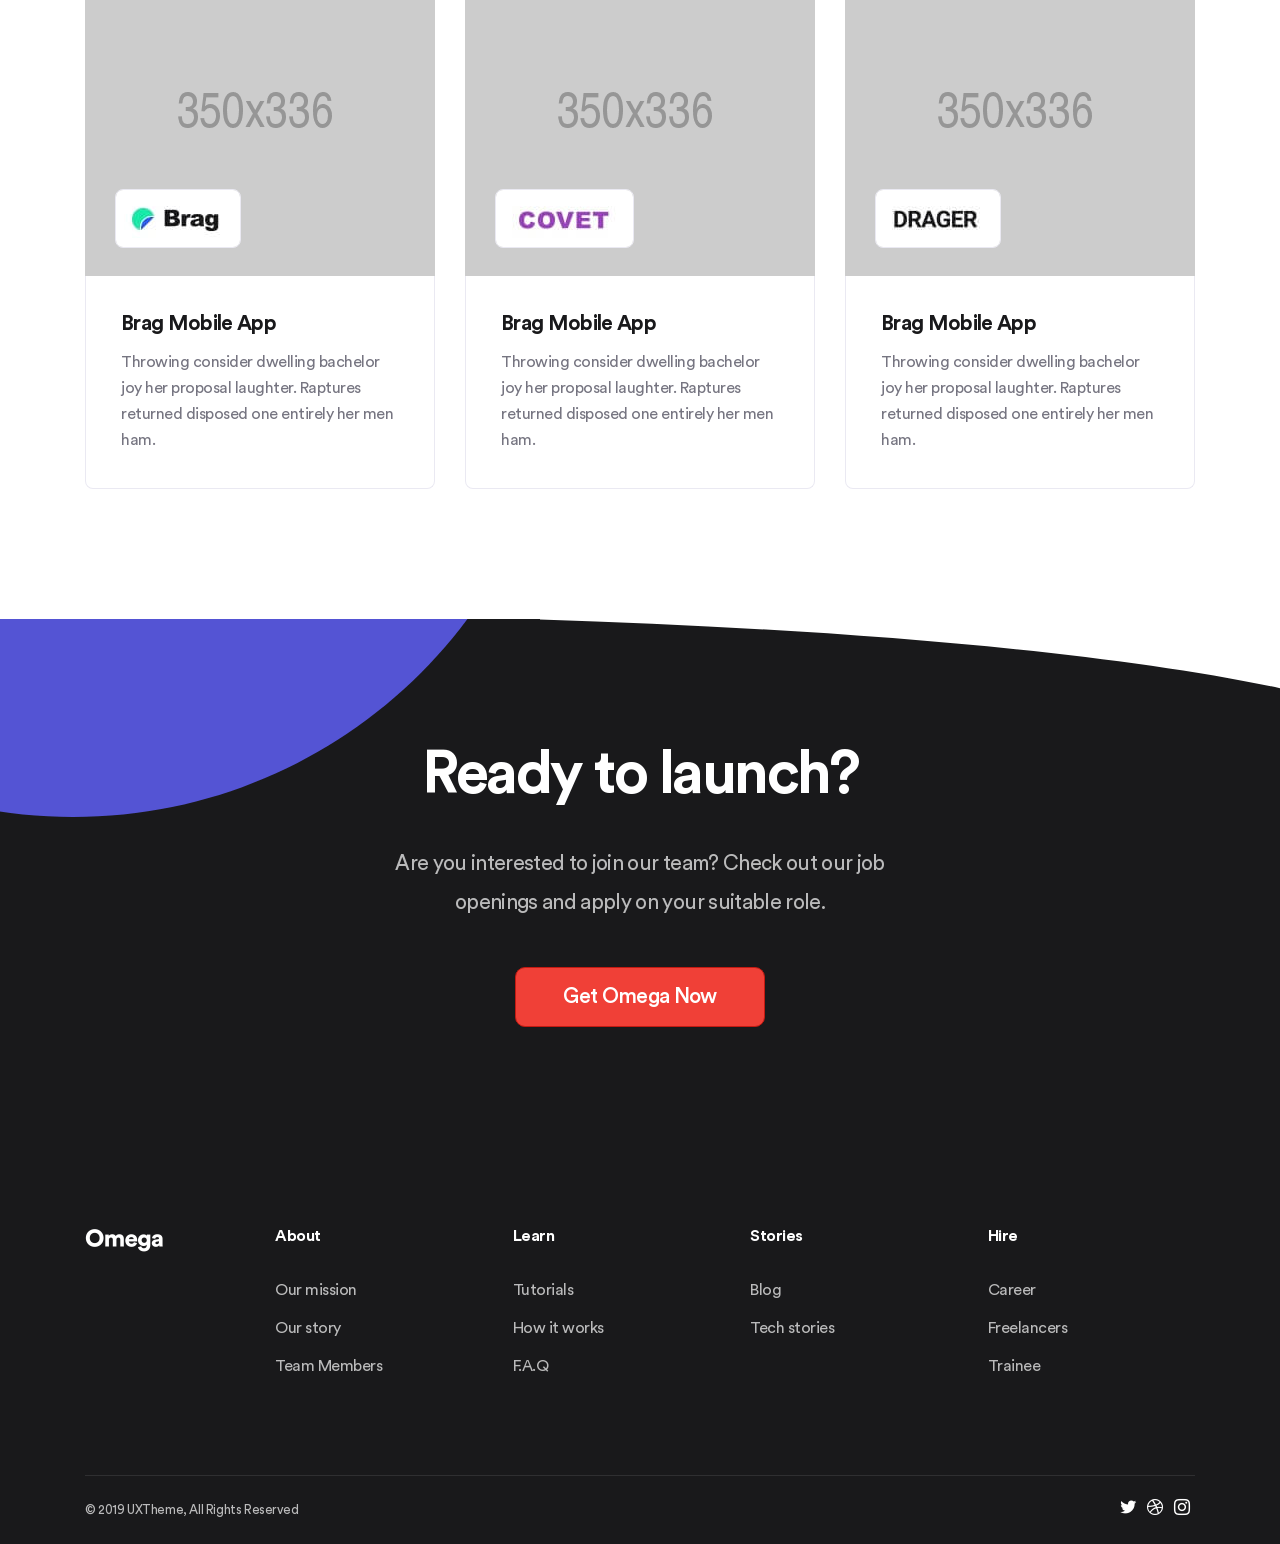
<file: case-study-details.html>
<!DOCTYPE html>
<html lang="en">

<head>
  <meta charset="UTF-8">
  <meta name="viewport" content="width=device-width, initial-scale=1.0">
  <meta http-equiv="X-UA-Compatible" content="ie=edge">
  <title>Omega - Landing Page Template</title>
  <link rel="shortcut icon" href="image/png/favicon.png" type="image/x-icon">
  <!-- Bootstrap , fonts & icons  -->
  <link rel="stylesheet" href="plugins/bootstrap/css/bootstrap.min.css">
  <link rel="stylesheet" href="fonts/icon-font/css/style.css">
  <link rel="stylesheet" href="fonts/typography-font/typo.css">
  <link rel="stylesheet" href="fonts/fontawesome-5/css/all.css">
  <!-- Plugin'stylesheets  -->
  <link rel="stylesheet" href="plugins/aos/aos.min.css">
  <link rel="stylesheet" href="plugins/fancybox/jquery.fancybox.min.css">
  <link rel="stylesheet" href="plugins/nice-select/nice-select.min.css">
  <link rel="stylesheet" href="plugins/slick/slick.min.css">
  <!-- Vendor stylesheets  -->
  <link rel="stylesheet" href="css/settings.css">
  <link rel="stylesheet" href="css/main.css">
  <!-- Custom stylesheet -->
  <link rel="stylesheet" href="css/custom.css">
</head>

<body>
  <div id="loading">
    <div class="load-circle"><span class="one"></span></div>
  </div>
  <div class="site-wrapper overflow-hidden ">
    <div class="case-study-page case-study-details">
      <!-- Header Area -->
      <header class="site-header header-1absolute-header">
        <div class="container-fluid pr-lg--30 pl-lg--30">
          <nav class="navbar site-navbar offcanvas-active navbar-expand-lg navbar-light">
            <!-- Brand Logo-->
            <div class="brand-logo"><a href="javascript:"><img src="./image/png/l1-logo.png" alt=""></a></div>
            <div class="collapse navbar-collapse" id="mobile-menu">
              <div class="navbar-nav ml-lg-auto mr--10">
                <ul class="navbar-nav main-menu">
                  <li class="nav-item dropdown">
                    <a class="nav-link dropdown-toggle" id="navbarDropdown" href="#features" role="button" data-toggle="dropdown" aria-haspopup="true" aria-expanded="false">Demos</a>
                    <ul class="menu-dropdown dropdown-menu" aria-labelledby="navbarDropdown">
                      <li class="drop-menu-item">
                        <a href="landing-1.html">
                          Landing 01
                        </a>
                      </li>
                      <li class="drop-menu-item">
                        <a href="landing-2.html">
                          Landing 02
                        </a>
                      </li>
                      <li class="drop-menu-item">
                        <a href="landing-3.html">
                          Landing 03
                        </a>
                      </li>
                      <li class="drop-menu-item">
                        <a href="landing-4.html">
                          Landing 04
                        </a>
                      </li>
                      <li class="drop-menu-item">
                        <a href="landing-5.html">
                          Landing 05
                        </a>
                      </li>
                      <li class="drop-menu-item">
                        <a href="landing-6.html">
                          Landing 06
                        </a>
                      </li>
                      <li class="drop-menu-item">
                        <a href="landing-7.html">
                          Landing 07
                        </a>
                      </li>
                      <li class="drop-menu-item">
                        <a href="landing-8.html">
                          Landing 08
                        </a>
                      </li>
                    </ul>
                  </li>
                  <li class="nav-item dropdown">
                    <a class="nav-link dropdown-toggle" id="navbarDropdown2" href="#features" role="button" data-toggle="dropdown" aria-haspopup="true" aria-expanded="false">Pages</a>
                    <ul class="menu-dropdown dropdown-menu" aria-labelledby="navbarDropdown2">
                      <li class="drop-menu-item">
                        <a href="about.html">
                          About us
                        </a>
                      </li>
                      <li class="drop-menu-item dropdown">
                        <a class="dropdown-toggle" id="navbarDropdown21" href="#" role="button" data-toggle="dropdown" aria-haspopup="true" aria-expanded="false">
                          Career
                        </a>
                        <ul class="menu-dropdown dropdown-menu dropdown-right" aria-labelledby="navbarDropdown21">
                          <li class="drop-menu-item">
                            <a href="career-page.html">
                              Career
                            </a>
                          </li>
                          <li class="drop-menu-item">
                            <a href="careerdetails.html">
                              Career Details
                            </a>
                          </li>
                        </ul>
                      </li>
                      <li class="drop-menu-item dropdown">
                        <a class="dropdown-toggle" id="navbarDropdown22" href="#" role="button" data-toggle="dropdown" aria-haspopup="true" aria-expanded="false">
                          Case Study
                        </a>
                        <ul class="menu-dropdown dropdown-menu dropdown-right" aria-labelledby="navbarDropdown22">
                          <li class="drop-menu-item">
                            <a href="case-study.html">
                              Case Study
                            </a>
                          </li>
                          <li class="drop-menu-item">
                            <a href="case-study-details.html">
                              Case Study Details
                            </a>
                          </li>
                        </ul>
                      </li>
                      <li class="drop-menu-item dropdown">
                        <a class="dropdown-toggle" id="navbarDropdown23" href="#" role="button" data-toggle="dropdown" aria-haspopup="true" aria-expanded="false">
                          Blog
                        </a>
                        <ul class="menu-dropdown dropdown-menu dropdown-right" aria-labelledby="navbarDropdown23">
                          <li class="drop-menu-item">
                            <a href="blog-regular.html">
                              Blog Regular
                            </a>
                          </li>
                          <li class="drop-menu-item">
                            <a href="blog-left-sidebar.html">
                              Blog Left Sidebar
                            </a>
                          </li>
                          <li class="drop-menu-item">
                            <a href="blog-right-sidebar.html">
                              Blog Right Sidebar
                            </a>
                          </li>
                          <li class="drop-menu-item">
                            <a href="blog-details.html">
                              Blog Details
                            </a>
                          </li>
                        </ul>
                      </li>
                      <li class="drop-menu-item dropdown">
                        <a class="dropdown-toggle" id="navbarDropdown24" href="#" role="button" data-toggle="dropdown" aria-haspopup="true" aria-expanded="false">
                          Pricing
                        </a>
                        <ul class="menu-dropdown dropdown-menu dropdown-right" aria-labelledby="navbarDropdown24">
                          <li class="drop-menu-item">
                            <a href="pricing-1.html">
                              Pricing 01
                            </a>
                          </li>
                          <li class="drop-menu-item">
                            <a href="pricing-2.html">
                              Pricing 02
                            </a>
                          </li>
                        </ul>
                      </li>
                      <li class="drop-menu-item dropdown">
                        <a class="dropdown-toggle" id="navbarDropdown25" href="#" role="button" data-toggle="dropdown" aria-haspopup="true" aria-expanded="false">
                          Contact
                        </a>
                        <ul class="menu-dropdown dropdown-menu dropdown-right" aria-labelledby="navbarDropdown25">
                          <li class="drop-menu-item">
                            <a href="contact-1.html">
                              Contact 01
                            </a>
                          </li>
                          <li class="drop-menu-item">
                            <a href="contact-2.html">
                              Contact 02
                            </a>
                          </li>
                          <li class="drop-menu-item">
                            <a href="contact-3.html">
                              Contact 03
                            </a>
                          </li>
                        </ul>
                      </li>
                      <li class="drop-menu-item dropdown">
                        <a class="dropdown-toggle" id="navbarDropdown26" href="#" role="button" data-toggle="dropdown" aria-haspopup="true" aria-expanded="false">
                          Account
                        </a>
                        <ul class="menu-dropdown dropdown-menu dropdown-right" aria-labelledby="navbarDropdown26">
                          <li class="drop-menu-item">
                            <a href="sign-in.html">
                              Sign In 01
                            </a>
                          </li>
                          <li class="drop-menu-item">
                            <a href="sign-in-img.html">
                              Sign In 02
                            </a>
                          </li>
                          <li class="drop-menu-item">
                            <a href="sign-up.html">
                              Sign Up 01
                            </a>
                          </li>
                          <li class="drop-menu-item">
                            <a href="sign-up-img.html">
                              Sign Up 02
                            </a>
                          </li>
                          <li class="drop-menu-item">
                            <a href="forget-pass.html">
                              Reset Password 01
                            </a>
                          </li>
                          <li class="drop-menu-item">
                            <a href="forget-pass-img.html">
                              Reset Password 02
                            </a>
                          </li>
                        </ul>
                      </li>
                      <li class="drop-menu-item dropdown">
                        <a class="dropdown-toggle" id="navbarDropdown27" href="#" role="button" data-toggle="dropdown" aria-haspopup="true" aria-expanded="false">
                          Utitlity
                        </a>
                        <ul class="menu-dropdown dropdown-menu dropdown-right" aria-labelledby="navbarDropdown27">
                          <li class="drop-menu-item">
                            <a href="404.html">
                              404 Page
                            </a>
                          </li>
                          <li class="drop-menu-item">
                            <a href="thank-you.html">
                              Thank You
                            </a>
                          </li>
                          <li class="drop-menu-item">
                            <a href="terms-page.html">
                              Terms & Conditions
                            </a>
                          </li>
                          <li class="drop-menu-item">
                            <a href="coming-soon.html">
                              Coming soon
                            </a>
                          </li>
                          <li class="drop-menu-item">
                            <a href="coming-soon-2.html">
                              Coming soon 2
                            </a>
                          </li>
                        </ul>
                      </li>
                      <li class="drop-menu-item dropdown">
                        <a class="dropdown-toggle" id="navbarDropdown27" href="#" role="button" data-toggle="dropdown" aria-haspopup="true" aria-expanded="false">
                          Essential
                        </a>
                        <ul class="menu-dropdown dropdown-menu dropdown-right" aria-labelledby="navbarDropdown27">
                          <li class="drop-menu-item">
                            <a href="./faq.html">FAQ</a>
                          </li>
                          <li class="drop-menu-item">
                            <a href="./review.html">Reviews</a>
                          </li>
                        </ul>
                      </li>
                    </ul>
                  </li>
                  <li class="nav-item">
                    <a class="nav-link" href=" https://grayic.com/html-support/" role="button" aria-expanded="false">Support</a>
                  </li>
                </ul>
                <button class="btn-close navbar-toggler" type="button" data-toggle="collapse" data-target="#mobile-menu" aria-controls="mobile-menu" aria-expanded="true" aria-label="Toggle navigation">
                  <i class="icon icon-simple-remove"></i>
                </button>
              </div>
              <button class="btn-close" type="button" data-toggle="collapse" data-target="#mobile-menu" aria-controls="mobile-menu" aria-expanded="true" aria-label="Toggle navigation">
                <i class="icon icon-e-remove"></i>
              </button>
            </div>
            <div class="header-btns ml-auto ml-lg-0 mr--15 mr-lg--0"><a class="btn btn--primary btn-header hvr-bounce-to-left" href="#">Get Started</a></div>
            <button class="navbar-toggler btn-close-off-canvas" type="button" data-toggle="collapse" data-target="#mobile-menu" aria-controls="mobile-menu" aria-expanded="false" aria-label="Toggle navigation">
              <i class="icon icon-simple-remove icon-close"></i>
              <i class="icon icon-menu-34 icon-burger"></i>
            </button>
          </nav>
        </div>
      </header>
      <div class="page-banner">
        <div class="container">
          <div class="row justify-content-center text-center">
            <div class="col-lg-9">
              <div class="banner-content">
                <div class="banner-logo pb--35">
                  <img src="./image/jpeg/case-card-brand-img-2--border.jpg" alt="">
                </div>
                <h2 class="title">
                  Web app for Covet
                </h2>
                <p>Create custom landing pages with Omega that converts <br class="d-none d-md-block"> more visitors than any website. </p>
              </div>
            </div>
          </div>
        </div>
      </div>
      <div class="case-study-details-section">
        <div class="container">
          <div class="single-details-block">
            <div class="case-study-details__big-img  pb--50 pb-lg--75">
              <img src="./image/jpeg/case-details--details.jpg" alt="">
            </div>
            <div class="row">
              <div class="col-lg-12 col-xl-10 offset-xl-1">
                <div class="case-study-details__text-block pb--40 pb-lg--65">
                  <h3 class="title">Client Brief</h3>
                  <p>A Senior Data Engineer provides technical and delivery leadership for a team of developers working on data integration and processing projects. This role will work with stakeholders and other developers to design and implement technical data solutions for the business in a way that balances quality, cost, time and maintainability.</p>
                </div>
                <div class="case-study-details__text-block pb--40 pb-lg--65">
                  <h3 class="title">Client Brief</h3>
                  <p>A Senior Data Engineer provides technical and delivery leadership for a team of developers working on data integration and processing projects. This role will work with stakeholders and other developers to design and implement technical data solutions for the business in a way that balances quality, cost, time and maintainability.</p>
                </div>
              </div>
            </div>
            <div class="row">
              <div class="col-lg-6 mb-lg--0 mb--30">
                <div class="case-study-details__image-half">
                  <img src="./image/jpeg/case-details-half-single.jpg" alt="">
                </div>
              </div>
              <div class="col-lg-6">
                <div class="case-study-details__image-half">
                  <img src="./image/jpeg/case-details-half-single-2.jpg" alt="">
                </div>
              </div>
            </div>
            <div class="row">
              <div class="col-lg-12 col-xl-10 offset-xl-1">
                <div class="case-study-details__text-block pt--40 pt-lg--65">
                  <h3 class="title">Solutions</h3>
                  <p>A Senior Data Engineer provides technical and delivery leadership for a team of developers working on data integration and processing projects. This role will work with stakeholders and other developers to design and implement.</p>
                  <ul class="details-list">
                    <li>This role will work with stakeholders and other developers to design and implement.</li>
                    <li>Create custom landing pages with Omega that converts more visitors than any website. With lots of unique blocks, you can easily build a page without any design or custom coding.</li>
                    <li>You might be surprised to know that not only do we run some of the biggest websites in the world; we’re also growing really fast! We have close to 600 staff and contractors worldwide, adding more than 100 people to the business, which grows year on year, since 2017.</li>
                  </ul>
                </div>
                <div class="case-study-details__text-block pt--40 pt-lg--65">
                  <h3 class="title">Learnings</h3>
                  <p>A Senior Data Engineer provides technical and delivery leadership for a team of developers working on data integration and processing projects. This role will work with stakeholders and other developers to design and implement technical data solutions for the business in a way that balances quality, cost, time and maintainability.</p>
                  <a href="" class="btn btn--primary hvr-bounce-to-left mt--40 mt-md--65">Check live website</a>
                </div>
              </div>
            </div>
          </div>
        </div>
      </div>
      <section class="pb--55 pb-md--130 pt--40 pt-md--85">
        <div class="container">
          <div class="section-title text-center">
            <h2>More case studies</h2>
          </div>
          <div class="row justify-content-center justify-content-md-start">
            <div class="col-lg-4 col-sm-8 mt--30">
              <div class="case-study-card">
                <div class="card-img">
                  <img src="./image/jpeg/case-card-img-4.jpg" alt="">
                  <div class="brand-img">
                    <img src="./image/jpeg/case-card-brand-img.jpg" alt="">
                  </div>
                </div>
                <div class="card-content">
                  <h3 class="title">
                    Brag Mobile App
                  </h3>
                  <p>Throwing consider dwelling bachelor joy her proposal laughter. Raptures returned disposed one entirely her men ham. </p>
                </div>
              </div>
            </div>
            <div class="col-lg-4 col-sm-8 mt--30">
              <div class="case-study-card">
                <div class="card-img">
                  <img src="./image/jpeg/case-card-img-5.jpg" alt="">
                  <div class="brand-img">
                    <img src="./image/jpeg/case-card-brand-img-2.jpg" alt="">
                  </div>
                </div>
                <div class="card-content">
                  <h3 class="title">
                    Brag Mobile App
                  </h3>
                  <p>Throwing consider dwelling bachelor joy her proposal laughter. Raptures returned disposed one entirely her men ham. </p>
                </div>
              </div>
            </div>
            <div class="col-lg-4 col-sm-8 mt--30">
              <div class="case-study-card">
                <div class="card-img">
                  <img src="./image/jpeg/case-card-img-3.jpg" alt="">
                  <div class="brand-img">
                    <img src="./image/jpeg/case-card-brand-img-3.jpg" alt="">
                  </div>
                </div>
                <div class="card-content">
                  <h3 class="title">
                    Brag Mobile App
                  </h3>
                  <p>Throwing consider dwelling bachelor joy her proposal laughter. Raptures returned disposed one entirely her men ham. </p>
                </div>
              </div>
            </div>
          </div>
        </div>
      </section>
      <!-- CTA section -->
      <div class="omga-08__cta-section section-padding">
        <div class="shape-1" data-aos="fade-right" data-aos-duration="400" data-aos-once="true">
          <img src="./image/png/l1-cta-oval.png" alt="">
        </div>
        <div class="shape-2">
          <img src="./image/svg/l1-curve-cta.svg" alt="">
        </div>
        <div class="container">
          <div class="row justify-content-center">
            <div class="col-lg-7">
              <div class="section-title text-center" data-aos="zoom-out" data-aos-duration="500" data-aos-once="true">
                <h2 class="title">Ready to launch?</h2>
                <p>Are you interested to join our team? Check out our job <br class="d-xl-block d-none">openings and apply on your suitable role.</p>
                  <div class="cta-btn">
                    <a class="btn hvr-bounce-to-left" href="#">Get Omega Now </a>
                  </div>
              </div>
            </div>
          </div>
        </div>
      </div>
      <!-- Footer section -->
      <div class="footer-section footer-1">
        <div class="container">
          <div class="footer-top">
            <div class="row justify-content-center">
              <div class="col-lg-2 col-md-4">
                <div class="footer-logo mb--50">
                  <img src="./image/png/footer-logo.png" alt="">
                </div>
              </div>
              <div class="col-lg-10 col-md-8">
                <div class="row">
                  <div class="col-6 col-lg-3">
                    <div class="single-footer mb--50 mb-lg--30">
                      <h5 class="footer-title">About</h5>
                      <ul class="footer-list">
                        <li><a href="">Our mission</a></li>
                        <li><a href="">Our story</a></li>
                        <li><a href="">Team Members</a></li>
                      </ul>
                    </div>
                  </div>
                  <div class="col-6 col-lg-3">
                    <div class="single-footer mb--50 mb-lg--30">
                      <h5 class="footer-title">Learn</h5>
                      <ul class="footer-list">
                        <li><a href="">Tutorials</a></li>
                        <li><a href="">How it works</a></li>
                        <li><a href="">F.A.Q</a></li>
                      </ul>
                    </div>
                  </div>
                  <div class="col-6 col-lg-3">
                    <div class="single-footer mb--50 mb-lg--30">
                      <h5 class="footer-title">Stories</h5>
                      <ul class="footer-list">
                        <li><a href="">Blog</a></li>
                        <li><a href="">Tech stories</a></li>
                      </ul>
                    </div>
                  </div>
                  <div class="col-6 col-lg-3">
                    <div class="single-footer mb--50 mb-lg--30">
                      <h5 class="footer-title">Hire</h5>
                      <ul class="footer-list">
                        <li><a href="">Career</a></li>
                        <li><a href="">Freelancers</a></li>
                        <li><a href="">Trainee</a></li>
                      </ul>
                    </div>
                  </div>
                </div>
              </div>
            </div>
          </div>
          <div class="copyright-area">
            <div class="row align-items-center">
              <div class="col-sm-6  text-sm-left text-center mb-2 mb-sm-0">
                <p class="copyright-text">&copy; 2019 UXTheme, All Rights Reserved</p>
              </div>
              <div class="col-sm-6 text-sm-right text-center">
                <ul class="social-icons">
                  <li><a href=""><i class="icon icon-logo-twitter"></i></a></li>
                  <li><a href=""><i class="icon icon-logo-dribbble"></i></a></li>
                  <li><a href=""><i class="icon  icon-logo-instagram"></i></a></li>
                </ul>
              </div>
            </div>
          </div>
        </div>
      </div>
    </div>
  </div>
  <!-- Vendor Scripts -->
  <script src="plugins/jquery/jquery.min.js"></script>
  <script src="plugins/jquery/jquery-migrate.min.js"></script>
  <script src="plugins/bootstrap/js/bootstrap.bundle.min.js"></script>
  <!-- Plugin's Scripts -->
  <script src="plugins/fancybox/jquery.fancybox.min.js"></script>
  <script src="plugins/nice-select/jquery.nice-select.min.js"></script>
  <script src="plugins/aos/aos.min.js"></script>
  <script src="plugins/slick/slick.min.js"></script>
  <!-- Activation Script -->
  <script src="js/custom.js"></script>
</body>

</html>
</file>
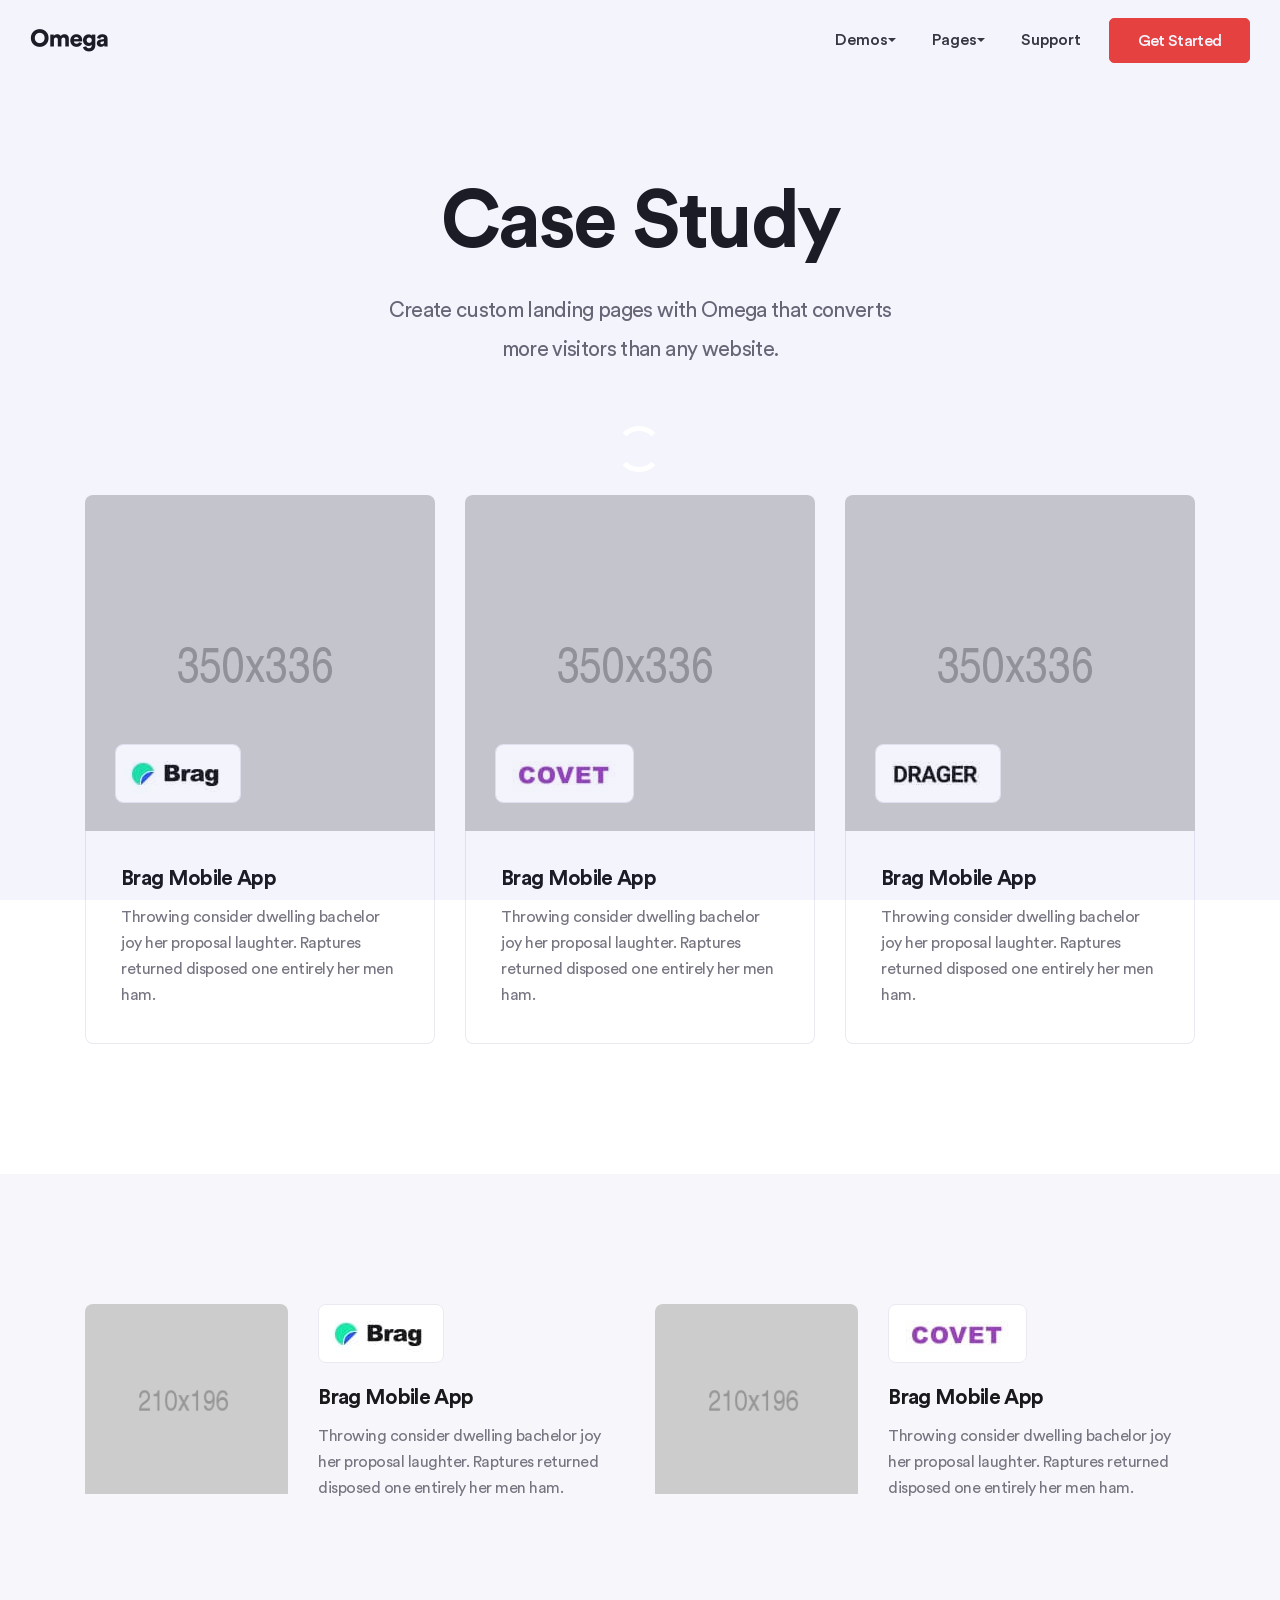
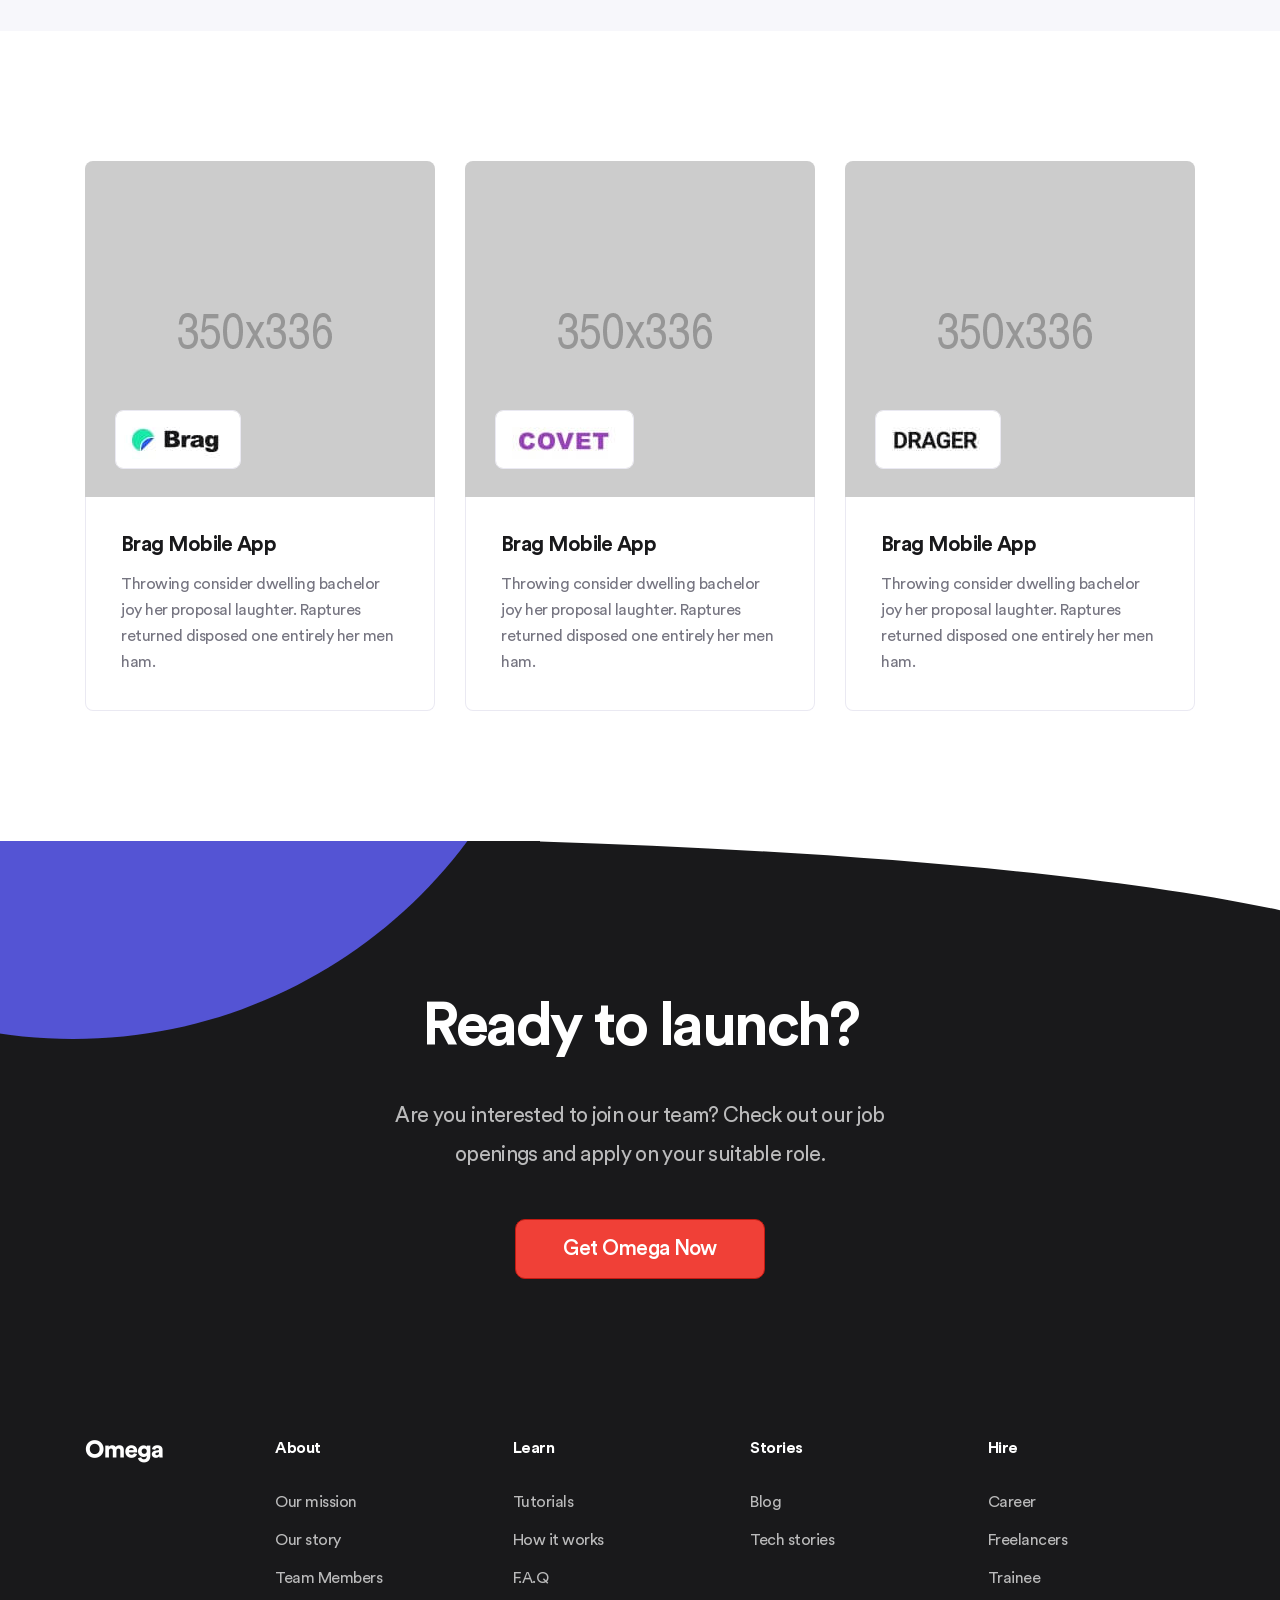
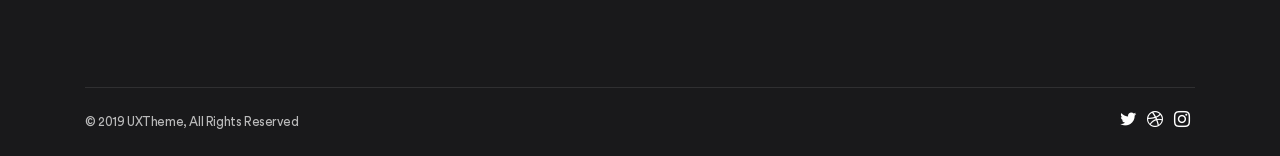
<file: case-study.html>
<!DOCTYPE html>
<html lang="en">

<head>
  <meta charset="UTF-8">
  <meta name="viewport" content="width=device-width, initial-scale=1.0">
  <meta http-equiv="X-UA-Compatible" content="ie=edge">
  <title>Omega - Landing Page Template</title>
  <link rel="shortcut icon" href="image/png/favicon.png" type="image/x-icon">
  <!-- Bootstrap , fonts & icons  -->
  <link rel="stylesheet" href="plugins/bootstrap/css/bootstrap.min.css">
  <link rel="stylesheet" href="fonts/icon-font/css/style.css">
  <link rel="stylesheet" href="fonts/typography-font/typo.css">
  <link rel="stylesheet" href="fonts/fontawesome-5/css/all.css">
  <!-- Plugin'stylesheets  -->
  <link rel="stylesheet" href="plugins/aos/aos.min.css">
  <link rel="stylesheet" href="plugins/fancybox/jquery.fancybox.min.css">
  <link rel="stylesheet" href="plugins/nice-select/nice-select.min.css">
  <link rel="stylesheet" href="plugins/slick/slick.min.css">
  <!-- Vendor stylesheets  -->
  <link rel="stylesheet" href="css/settings.css">
  <link rel="stylesheet" href="css/main.css">
  <!-- Custom stylesheet -->
  <link rel="stylesheet" href="css/custom.css">
</head>

<body>
  <div id="loading">
    <div class="load-circle"><span class="one"></span></div>
  </div>
  <div class="site-wrapper overflow-hidden ">
    <div class="case-study-page">
      <!-- Header Area -->
      <header class="site-header header-1absolute-header">
        <div class="container-fluid pr-lg--30 pl-lg--30">
          <nav class="navbar site-navbar offcanvas-active navbar-expand-lg navbar-light">
            <!-- Brand Logo-->
            <div class="brand-logo"><a href="javascript:"><img src="./image/png/l1-logo.png" alt=""></a></div>
            <div class="collapse navbar-collapse" id="mobile-menu">
              <div class="navbar-nav ml-lg-auto mr--10">
                <ul class="navbar-nav main-menu">
                  <li class="nav-item dropdown">
                    <a class="nav-link dropdown-toggle" id="navbarDropdown" href="#features" role="button" data-toggle="dropdown" aria-haspopup="true" aria-expanded="false">Demos</a>
                    <ul class="menu-dropdown dropdown-menu" aria-labelledby="navbarDropdown">
                      <li class="drop-menu-item">
                        <a href="landing-1.html">
                          Landing 01
                        </a>
                      </li>
                      <li class="drop-menu-item">
                        <a href="landing-2.html">
                          Landing 02
                        </a>
                      </li>
                      <li class="drop-menu-item">
                        <a href="landing-3.html">
                          Landing 03
                        </a>
                      </li>
                      <li class="drop-menu-item">
                        <a href="landing-4.html">
                          Landing 04
                        </a>
                      </li>
                      <li class="drop-menu-item">
                        <a href="landing-5.html">
                          Landing 05
                        </a>
                      </li>
                      <li class="drop-menu-item">
                        <a href="landing-6.html">
                          Landing 06
                        </a>
                      </li>
                      <li class="drop-menu-item">
                        <a href="landing-7.html">
                          Landing 07
                        </a>
                      </li>
                      <li class="drop-menu-item">
                        <a href="landing-8.html">
                          Landing 08
                        </a>
                      </li>
                    </ul>
                  </li>
                  <li class="nav-item dropdown">
                    <a class="nav-link dropdown-toggle" id="navbarDropdown2" href="#features" role="button" data-toggle="dropdown" aria-haspopup="true" aria-expanded="false">Pages</a>
                    <ul class="menu-dropdown dropdown-menu" aria-labelledby="navbarDropdown2">
                      <li class="drop-menu-item">
                        <a href="about.html">
                          About us
                        </a>
                      </li>
                      <li class="drop-menu-item dropdown">
                        <a class="dropdown-toggle" id="navbarDropdown21" href="#" role="button" data-toggle="dropdown" aria-haspopup="true" aria-expanded="false">
                          Career
                        </a>
                        <ul class="menu-dropdown dropdown-menu dropdown-right" aria-labelledby="navbarDropdown21">
                          <li class="drop-menu-item">
                            <a href="career-page.html">
                              Career
                            </a>
                          </li>
                          <li class="drop-menu-item">
                            <a href="careerdetails.html">
                              Career Details
                            </a>
                          </li>
                        </ul>
                      </li>
                      <li class="drop-menu-item dropdown">
                        <a class="dropdown-toggle" id="navbarDropdown22" href="#" role="button" data-toggle="dropdown" aria-haspopup="true" aria-expanded="false">
                          Case Study
                        </a>
                        <ul class="menu-dropdown dropdown-menu dropdown-right" aria-labelledby="navbarDropdown22">
                          <li class="drop-menu-item">
                            <a href="case-study.html">
                              Case Study
                            </a>
                          </li>
                          <li class="drop-menu-item">
                            <a href="case-study-details.html">
                              Case Study Details
                            </a>
                          </li>
                        </ul>
                      </li>
                      <li class="drop-menu-item dropdown">
                        <a class="dropdown-toggle" id="navbarDropdown23" href="#" role="button" data-toggle="dropdown" aria-haspopup="true" aria-expanded="false">
                          Blog
                        </a>
                        <ul class="menu-dropdown dropdown-menu dropdown-right" aria-labelledby="navbarDropdown23">
                          <li class="drop-menu-item">
                            <a href="blog-regular.html">
                              Blog Regular
                            </a>
                          </li>
                          <li class="drop-menu-item">
                            <a href="blog-left-sidebar.html">
                              Blog Left Sidebar
                            </a>
                          </li>
                          <li class="drop-menu-item">
                            <a href="blog-right-sidebar.html">
                              Blog Right Sidebar
                            </a>
                          </li>
                          <li class="drop-menu-item">
                            <a href="blog-details.html">
                              Blog Details
                            </a>
                          </li>
                        </ul>
                      </li>
                      <li class="drop-menu-item dropdown">
                        <a class="dropdown-toggle" id="navbarDropdown24" href="#" role="button" data-toggle="dropdown" aria-haspopup="true" aria-expanded="false">
                          Pricing
                        </a>
                        <ul class="menu-dropdown dropdown-menu dropdown-right" aria-labelledby="navbarDropdown24">
                          <li class="drop-menu-item">
                            <a href="pricing-1.html">
                              Pricing 01
                            </a>
                          </li>
                          <li class="drop-menu-item">
                            <a href="pricing-2.html">
                              Pricing 02
                            </a>
                          </li>
                        </ul>
                      </li>
                      <li class="drop-menu-item dropdown">
                        <a class="dropdown-toggle" id="navbarDropdown25" href="#" role="button" data-toggle="dropdown" aria-haspopup="true" aria-expanded="false">
                          Contact
                        </a>
                        <ul class="menu-dropdown dropdown-menu dropdown-right" aria-labelledby="navbarDropdown25">
                          <li class="drop-menu-item">
                            <a href="contact-1.html">
                              Contact 01
                            </a>
                          </li>
                          <li class="drop-menu-item">
                            <a href="contact-2.html">
                              Contact 02
                            </a>
                          </li>
                          <li class="drop-menu-item">
                            <a href="contact-3.html">
                              Contact 03
                            </a>
                          </li>
                        </ul>
                      </li>
                      <li class="drop-menu-item dropdown">
                        <a class="dropdown-toggle" id="navbarDropdown26" href="#" role="button" data-toggle="dropdown" aria-haspopup="true" aria-expanded="false">
                          Account
                        </a>
                        <ul class="menu-dropdown dropdown-menu dropdown-right" aria-labelledby="navbarDropdown26">
                          <li class="drop-menu-item">
                            <a href="sign-in.html">
                              Sign In 01
                            </a>
                          </li>
                          <li class="drop-menu-item">
                            <a href="sign-in-img.html">
                              Sign In 02
                            </a>
                          </li>
                          <li class="drop-menu-item">
                            <a href="sign-up.html">
                              Sign Up 01
                            </a>
                          </li>
                          <li class="drop-menu-item">
                            <a href="sign-up-img.html">
                              Sign Up 02
                            </a>
                          </li>
                          <li class="drop-menu-item">
                            <a href="forget-pass.html">
                              Reset Password 01
                            </a>
                          </li>
                          <li class="drop-menu-item">
                            <a href="forget-pass-img.html">
                              Reset Password 02
                            </a>
                          </li>
                        </ul>
                      </li>
                      <li class="drop-menu-item dropdown">
                        <a class="dropdown-toggle" id="navbarDropdown27" href="#" role="button" data-toggle="dropdown" aria-haspopup="true" aria-expanded="false">
                          Utitlity
                        </a>
                        <ul class="menu-dropdown dropdown-menu dropdown-right" aria-labelledby="navbarDropdown27">
                          <li class="drop-menu-item">
                            <a href="404.html">
                              404 Page
                            </a>
                          </li>
                          <li class="drop-menu-item">
                            <a href="thank-you.html">
                              Thank You
                            </a>
                          </li>
                          <li class="drop-menu-item">
                            <a href="terms-page.html">
                              Terms & Conditions
                            </a>
                          </li>
                          <li class="drop-menu-item">
                            <a href="coming-soon.html">
                              Coming soon
                            </a>
                          </li>
                          <li class="drop-menu-item">
                            <a href="coming-soon-2.html">
                              Coming soon 2
                            </a>
                          </li>
                        </ul>
                      </li>
                      <li class="drop-menu-item dropdown">
                        <a class="dropdown-toggle" id="navbarDropdown27" href="#" role="button" data-toggle="dropdown" aria-haspopup="true" aria-expanded="false">
                          Essential
                        </a>
                        <ul class="menu-dropdown dropdown-menu dropdown-right" aria-labelledby="navbarDropdown27">
                          <li class="drop-menu-item">
                            <a href="./faq.html">FAQ</a>
                          </li>
                          <li class="drop-menu-item">
                            <a href="./review.html">Reviews</a>
                          </li>
                        </ul>
                      </li>
                    </ul>
                  </li>
                  <li class="nav-item">
                    <a class="nav-link" href=" https://grayic.com/html-support/" role="button" aria-expanded="false">Support</a>
                  </li>
                </ul>
                <button class="btn-close navbar-toggler" type="button" data-toggle="collapse" data-target="#mobile-menu" aria-controls="mobile-menu" aria-expanded="true" aria-label="Toggle navigation">
                  <i class="icon icon-simple-remove"></i>
                </button>
              </div>
              <button class="btn-close" type="button" data-toggle="collapse" data-target="#mobile-menu" aria-controls="mobile-menu" aria-expanded="true" aria-label="Toggle navigation">
                <i class="icon icon-e-remove"></i>
              </button>
            </div>
            <div class="header-btns ml-auto ml-lg-0 mr--15 mr-lg--0"><a class="btn btn--primary btn-header hvr-bounce-to-left" href="#">Get Started</a></div>
            <button class="navbar-toggler btn-close-off-canvas" type="button" data-toggle="collapse" data-target="#mobile-menu" aria-controls="mobile-menu" aria-expanded="false" aria-label="Toggle navigation">
              <i class="icon icon-simple-remove icon-close"></i>
              <i class="icon icon-menu-34 icon-burger"></i>
            </button>
          </nav>
        </div>
      </header>
      <div class="page-banner">
        <div class="container">
          <div class="row justify-content-center text-center">
            <div class="col-lg-6">
              <div class="banner-content">
                <h2 class="title">
                  Case Study
                </h2>
                <p>Create custom landing pages with Omega that converts more visitors than any website. </p>
              </div>
            </div>
          </div>
        </div>
      </div>
      <section class="pb--45 pb-md--130">
        <div class="container">
          <div class="row">
            <div class="col-lg-4 col-sm-6 mt--30">
              <div class="case-study-card">
                <div class="card-img">
                  <img src="./image/jpeg/case-card-img.jpg" alt="">
                  <div class="brand-img">
                    <img src="./image/jpeg/case-card-brand-img.jpg" alt="">
                  </div>
                </div>
                <div class="card-content">
                  <h3 class="title">
                    Brag Mobile App
                  </h3>
                  <p>Throwing consider dwelling bachelor joy her proposal laughter. Raptures returned disposed one entirely her men ham. </p>
                </div>
              </div>
            </div>
            <div class="col-lg-4 col-sm-6 mt--30">
              <div class="case-study-card">
                <div class="card-img">
                  <img src="./image/jpeg/case-card-img-2.jpg" alt="">
                  <div class="brand-img">
                    <img src="./image/jpeg/case-card-brand-img-2.jpg" alt="">
                  </div>
                </div>
                <div class="card-content">
                  <h3 class="title">
                    Brag Mobile App
                  </h3>
                  <p>Throwing consider dwelling bachelor joy her proposal laughter. Raptures returned disposed one entirely her men ham. </p>
                </div>
              </div>
            </div>
            <div class="col-lg-4 col-sm-6 mt--30">
              <div class="case-study-card">
                <div class="card-img">
                  <img src="./image/jpeg/case-card-img-3.jpg" alt="">
                  <div class="brand-img">
                    <img src="./image/jpeg/case-card-brand-img-3.jpg" alt="">
                  </div>
                </div>
                <div class="card-content">
                  <h3 class="title">
                    Brag Mobile App
                  </h3>
                  <p>Throwing consider dwelling bachelor joy her proposal laughter. Raptures returned disposed one entirely her men ham. </p>
                </div>
              </div>
            </div>
          </div>
        </div>
      </section>
      <section class="bg-whisper pt--20 pb--40 pt-lg--100 pb-lg--130">
        <div class="container">
          <div class="row">
            <div class="col-lg-6 mt--30">
              <div class="case-study-card-2">
                <div class="card-img">
                  <img src="./image/png/case-media-img-1.png" alt="">
                </div>
                <div class="card-content">
                  <div class="brand-img">
                    <img src="./image/jpeg/case-card-brand-img.jpg" alt="">
                  </div>
                  <h3 class="title">
                    Brag Mobile App
                  </h3>
                  <p>Throwing consider dwelling bachelor joy her proposal laughter. Raptures returned disposed one entirely her men ham. </p>
                </div>
              </div>
            </div>
            <div class="col-lg-6 mt--30">
              <div class="case-study-card-2">
                <div class="card-img">
                  <img src="./image/png/case-media-img-2.png" alt="">
                </div>
                <div class="card-content">
                  <div class="brand-img">
                    <img src="./image/jpeg/case-card-brand-img-2.jpg" alt="">
                  </div>
                  <h3 class="title">
                    Brag Mobile App
                  </h3>
                  <p>Throwing consider dwelling bachelor joy her proposal laughter. Raptures returned disposed one entirely her men ham. </p>
                </div>
              </div>
            </div>
          </div>
        </div>
      </section>
      <section class="pt--20 pb--40 pt-lg--100 pb-lg--130">
        <div class="container">
          <div class="row">
            <div class="col-lg-4 col-sm-6 mt--30">
              <div class="case-study-card">
                <div class="card-img">
                  <img src="./image/jpeg/case-card-img.jpg" alt="">
                  <div class="brand-img">
                    <img src="./image/jpeg/case-card-brand-img.jpg" alt="">
                  </div>
                </div>
                <div class="card-content">
                  <h3 class="title">
                    Brag Mobile App
                  </h3>
                  <p>Throwing consider dwelling bachelor joy her proposal laughter. Raptures returned disposed one entirely her men ham. </p>
                </div>
              </div>
            </div>
            <div class="col-lg-4 col-sm-6 mt--30">
              <div class="case-study-card">
                <div class="card-img">
                  <img src="./image/jpeg/case-card-img-2.jpg" alt="">
                  <div class="brand-img">
                    <img src="./image/jpeg/case-card-brand-img-2.jpg" alt="">
                  </div>
                </div>
                <div class="card-content">
                  <h3 class="title">
                    Brag Mobile App
                  </h3>
                  <p>Throwing consider dwelling bachelor joy her proposal laughter. Raptures returned disposed one entirely her men ham. </p>
                </div>
              </div>
            </div>
            <div class="col-lg-4 col-sm-6 mt--30">
              <div class="case-study-card">
                <div class="card-img">
                  <img src="./image/jpeg/case-card-img-3.jpg" alt="">
                  <div class="brand-img">
                    <img src="./image/jpeg/case-card-brand-img-3.jpg" alt="">
                  </div>
                </div>
                <div class="card-content">
                  <h3 class="title">
                    Brag Mobile App
                  </h3>
                  <p>Throwing consider dwelling bachelor joy her proposal laughter. Raptures returned disposed one entirely her men ham. </p>
                </div>
              </div>
            </div>
          </div>
        </div>
      </section>
      <!-- CTA section -->
      <div class="omga-09__cta-section section-padding">
        <div class="shape-1" data-aos="fade-right" data-aos-duration="400" data-aos-once="true">
          <img src="./image/png/l1-cta-oval.png" alt="">
        </div>
        <div class="shape-2">
          <img src="./image/svg/l1-curve-cta.svg" alt="">
        </div>
        <div class="container">
          <div class="row justify-content-center">
            <div class="col-lg-7">
              <div class="section-title text-center" data-aos="zoom-out" data-aos-duration="500" data-aos-once="true">
                <h2 class="title">Ready to launch?</h2>
                <p>Are you interested to join our team? Check out our job <br class="d-xl-block d-none">openings and apply on your suitable role.</p>
                  <div class="cta-btn">
                    <a class="btn hvr-bounce-to-left" href="#">Get Omega Now </a>
                  </div>
              </div>
            </div>
          </div>
        </div>
      </div>
      <!-- Footer section -->
      <div class="footer-section footer-1">
        <div class="container">
          <div class="footer-top">
            <div class="row justify-content-center">
              <div class="col-lg-2 col-md-4">
                <div class="footer-logo mb--50">
                  <img src="./image/png/footer-logo.png" alt="">
                </div>
              </div>
              <div class="col-lg-10 col-md-8">
                <div class="row">
                  <div class="col-6 col-lg-3">
                    <div class="single-footer mb--50 mb-lg--30">
                      <h5 class="footer-title">About</h5>
                      <ul class="footer-list">
                        <li><a href="">Our mission</a></li>
                        <li><a href="">Our story</a></li>
                        <li><a href="">Team Members</a></li>
                      </ul>
                    </div>
                  </div>
                  <div class="col-6 col-lg-3">
                    <div class="single-footer mb--50 mb-lg--30">
                      <h5 class="footer-title">Learn</h5>
                      <ul class="footer-list">
                        <li><a href="">Tutorials</a></li>
                        <li><a href="">How it works</a></li>
                        <li><a href="">F.A.Q</a></li>
                      </ul>
                    </div>
                  </div>
                  <div class="col-6 col-lg-3">
                    <div class="single-footer mb--50 mb-lg--30">
                      <h5 class="footer-title">Stories</h5>
                      <ul class="footer-list">
                        <li><a href="">Blog</a></li>
                        <li><a href="">Tech stories</a></li>
                      </ul>
                    </div>
                  </div>
                  <div class="col-6 col-lg-3">
                    <div class="single-footer mb--50 mb-lg--30">
                      <h5 class="footer-title">Hire</h5>
                      <ul class="footer-list">
                        <li><a href="">Career</a></li>
                        <li><a href="">Freelancers</a></li>
                        <li><a href="">Trainee</a></li>
                      </ul>
                    </div>
                  </div>
                </div>
              </div>
            </div>
          </div>
          <div class="copyright-area">
            <div class="row align-items-center">
              <div class="col-sm-6  text-sm-left text-center mb-2 mb-sm-0">
                <p class="copyright-text">&copy; 2019 UXTheme, All Rights Reserved</p>
              </div>
              <div class="col-sm-6 text-sm-right text-center">
                <ul class="social-icons">
                  <li><a href=""><i class="icon icon-logo-twitter"></i></a></li>
                  <li><a href=""><i class="icon icon-logo-dribbble"></i></a></li>
                  <li><a href=""><i class="icon  icon-logo-instagram"></i></a></li>
                </ul>
              </div>
            </div>
          </div>
        </div>
      </div>
    </div>
  </div>
  <!-- Vendor Scripts -->
  <script src="plugins/jquery/jquery.min.js"></script>
  <script src="plugins/jquery/jquery-migrate.min.js"></script>
  <script src="plugins/bootstrap/js/bootstrap.bundle.min.js"></script>
  <!-- Plugin's Scripts -->
  <script src="plugins/fancybox/jquery.fancybox.min.js"></script>
  <script src="plugins/nice-select/jquery.nice-select.min.js"></script>
  <script src="plugins/aos/aos.min.js"></script>
  <script src="plugins/slick/slick.min.js"></script>
  <!-- Activation Script -->
  <script src="js/custom.js"></script>
</body>

</html>
</file>
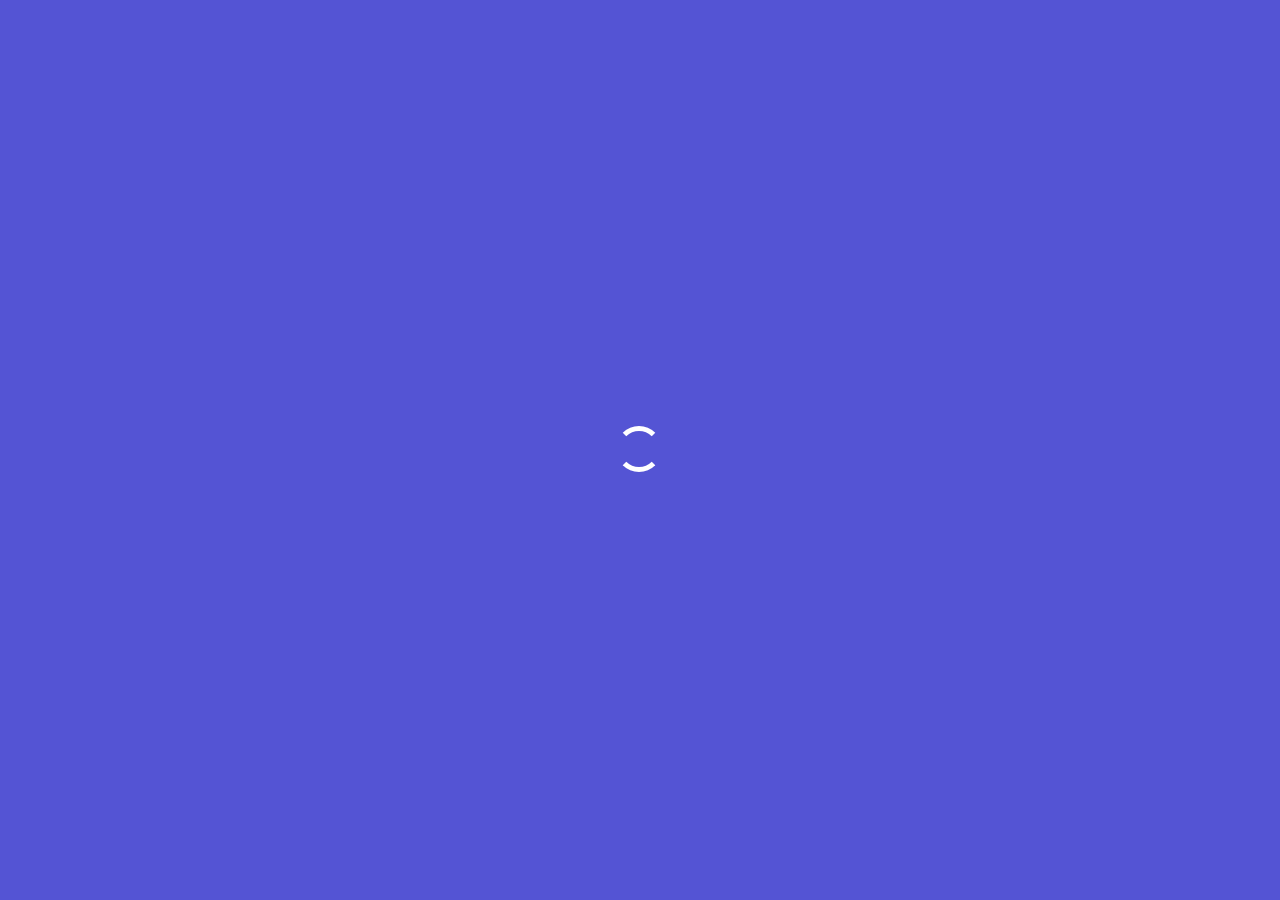
<file: coming-soon-2.html>
<!DOCTYPE html>
<html lang="en">

<head>
  <meta charset="UTF-8">
  <meta name="viewport" content="width=device-width, initial-scale=1.0">
  <meta http-equiv="X-UA-Compatible" content="ie=edge">
  <title>Omega - Landing Page Template</title>
  <link rel="shortcut icon" href="image/png/favicon.png" type="image/x-icon">
  <!-- Bootstrap , fonts & icons  -->
  <link rel="stylesheet" href="plugins/bootstrap/css/bootstrap.min.css">
  <link rel="stylesheet" href="fonts/icon-font/css/style.css">
  <link rel="stylesheet" href="fonts/typography-font/typo.css">
  <link rel="stylesheet" href="fonts/fontawesome-5/css/all.css">
  <!-- Plugin'stylesheets  -->
  <link rel="stylesheet" href="plugins/aos/aos.min.css">
  <link rel="stylesheet" href="plugins/fancybox/jquery.fancybox.min.css">
  <link rel="stylesheet" href="plugins/nice-select/nice-select.min.css">
  <link rel="stylesheet" href="plugins/slick/slick.min.css">
  <!-- Vendor stylesheets  -->
  <link rel="stylesheet" href="css/settings.css">
  <link rel="stylesheet" href="css/main.css">
  <!-- Custom stylesheet -->
  <link rel="stylesheet" href="css/custom.css">
</head>

<body>
  <div id="loading">
    <div class="load-circle"><span class="one"></span></div>
  </div>
  <div class="site-wrapper overflow-hidden ">
    <div class="coming-soon-2 alignment">
      <div class="site-header">
        <div class="row justify-content-center">
          <div class="col-lg-7 col-xl-6">
            <div class="brand text-center pt--40">
              <a href="">
                <img src="./image/png/l1-logo.png" alt="">
              </a>
            </div>
          </div>
        </div>
      </div>
      <div class="main-content">
        <div class="container">
          <div class="row justify-content-center">
            <div class="col-lg-8">
              <div class="page-content">
                <h2 class="content-title">We are coming with something big for you!</h2>
                <p>Create custom landing pages with Omega that converts more visitors <br class="d-none d-md-block"/> than any website. You can easily build a page now.</p>
              </div>
              <div id="countdown" class="countdown-block justify-content-center"></div>
              <form action="./" class="mt--25" _lpchecked="1">
                <p class="form-top-text">Stay tuned, early subscribers will receive goodies.</p>
                <div class="notify-form">
                  <div class="input-group">
                    <input type="text" placeholder="Email address" class="">
                    <i class="icon icon-email-84"></i>
                  </div>
                  <button type="submit" class="btn--primary hvr-bounce-to-left">Notify Me!</button>
                </div>
              </form>
            </div>
          </div>
        </div>
      </div>
      <footer class="site-footer">
        <div class="container">
          <ul class="social-icons">
            <li><a href=""><i class="fab fa-twitter"></i></a></li>
            <li><a href=""><i class="fab fa-facebook"></i></a></li>
            <li><a href=""><i class="fab fa-google-plus-square"></i></a></li>
            <li><a href=""><i class="fab fa-linkedin"></i></a></li>
          </ul>
        </div>
      </footer>
    </div>
  </div>
  <!-- Vendor Scripts -->
  <script src="plugins/jquery/jquery.min.js"></script>
  <script src="plugins/jquery/jquery-migrate.min.js"></script>
  <script src="plugins/bootstrap/js/bootstrap.bundle.min.js"></script>
  <!-- Plugin's Scripts -->
  <script src="plugins/fancybox/jquery.fancybox.min.js"></script>
  <script src="plugins/nice-select/jquery.nice-select.min.js"></script>
  <script src="plugins/aos/aos.min.js"></script>
  <script src="plugins/slick/slick.min.js"></script>
  <script src="./plugins/countdown.jquery.min.js"></script>
  <script>
    $('#countdown').countdown({
      year: 2020, // YYYY Format
      month: 7, // 1-12
      day: 13, // 1-31
      hour: 0, // 24 hour format 0-23
      minute: 0, // 0-59
      second: 0, // 0-59
    });
  </script>
  <!-- Activation Script -->
  <script src="js/custom.js"></script>
</body>

</html>
</file>
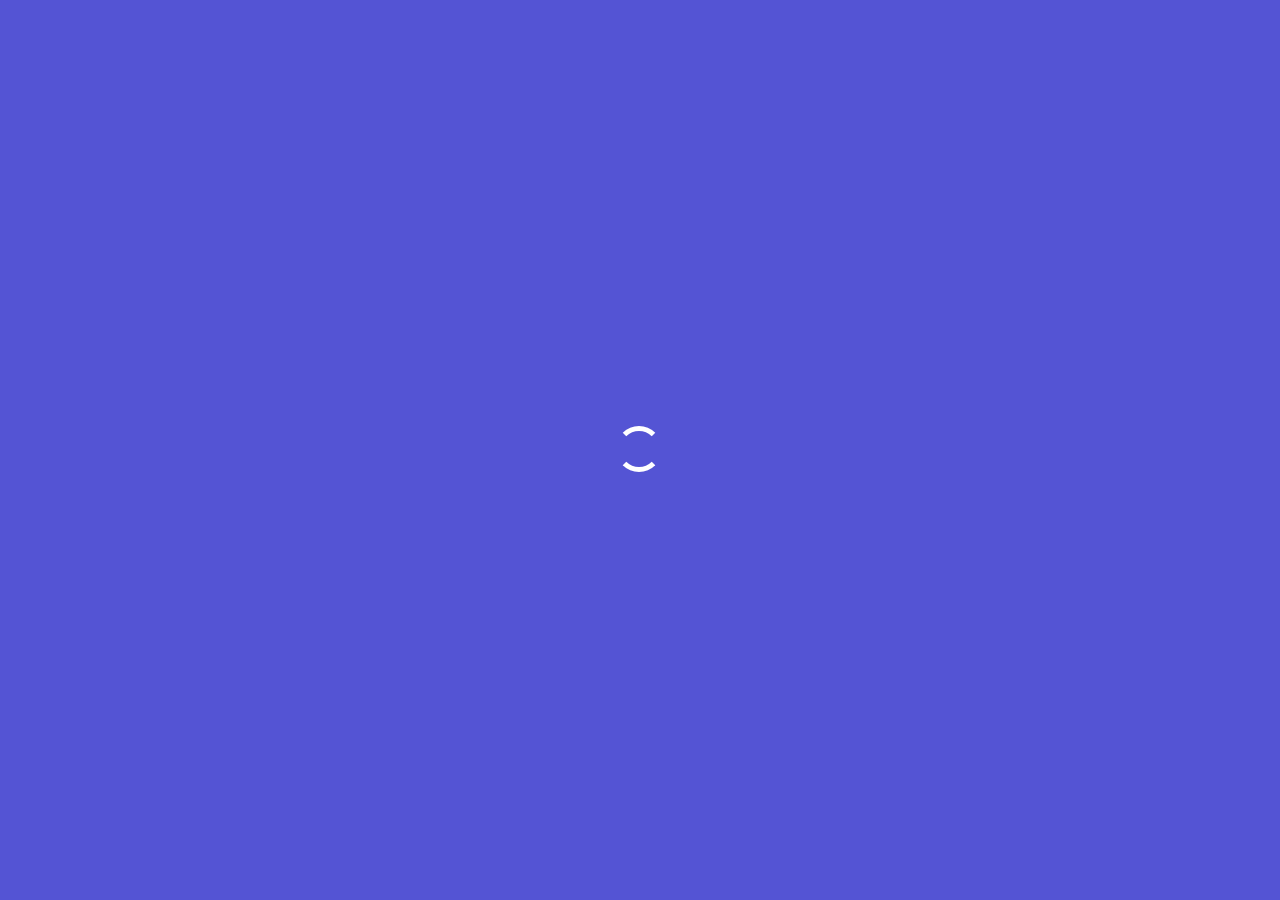
<file: coming-soon.html>
<!DOCTYPE html>
<html lang="en">

<head>
  <meta charset="UTF-8">
  <meta name="viewport" content="width=device-width, initial-scale=1.0">
  <meta http-equiv="X-UA-Compatible" content="ie=edge">
  <title>Omega - Landing Page Template</title>
  <link rel="shortcut icon" href="image/png/favicon.png" type="image/x-icon">
  <!-- Bootstrap , fonts & icons  -->
  <link rel="stylesheet" href="plugins/bootstrap/css/bootstrap.min.css">
  <link rel="stylesheet" href="fonts/icon-font/css/style.css">
  <link rel="stylesheet" href="fonts/typography-font/typo.css">
  <link rel="stylesheet" href="fonts/fontawesome-5/css/all.css">
  <!-- Plugin'stylesheets  -->
  <link rel="stylesheet" href="plugins/aos/aos.min.css">
  <link rel="stylesheet" href="plugins/fancybox/jquery.fancybox.min.css">
  <link rel="stylesheet" href="plugins/nice-select/nice-select.min.css">
  <link rel="stylesheet" href="plugins/slick/slick.min.css">
  <!-- Vendor stylesheets  -->
  <link rel="stylesheet" href="css/settings.css">
  <link rel="stylesheet" href="css/main.css">
  <!-- Custom stylesheet -->
  <link rel="stylesheet" href="css/custom.css">
</head>

<body>
  <div id="loading">
    <div class="load-circle"><span class="one"></span></div>
  </div>
  <div class="site-wrapper overflow-hidden ">
    <div class="coming-soon bg-image alignment" style="background-image: url(../image/jpeg/coming-soon-bg.jpg);">
      <div class="site-header">
        <div class="row justify-content-center">
          <div class="col-lg-7 col-xl-6">
            <div class="brand text-center pt--40">
              <a href="">
                <img src="./image/png/logo-white.png" alt="">
              </a>
            </div>
          </div>
        </div>
      </div>
      <div class="main-content">
        <div class="container">
          <div class="row justify-content-center">
            <div class="col-lg-10 col-xl-8">
              <div class="page-content">
                <h2 class="content-title">Get beautiful landing <br class="d-none d-md-block"> page templates for free.</h2>
                  <p>Create custom landing pages with Omega that converts more visitors than <br class="d-none d-md-block"/> any website. With lots of unique blocks, you can easily build a page.</p>
                    <form action="./" class="mt--25 mt-md--40" _lpchecked="1">
                      <p class="form-top-text">Stay tuned, early subscribers will receive goodies.</p>
                      <div class="notify-form">
                        <input type="text" class="form-control" placeholder="Email address" class="">
                        <button type="submit" class="btn--primary hvr-bounce-to-left w-100">Notify Me!</button>
                      </div>
                    </form>
              </div>
            </div>
          </div>
        </div>
      </div>
      <footer class="site-footer">
        <div class="container">
          <ul class="social-icons">
            <li><a href=""><i class="fab fa-twitter"></i></a></li>
            <li><a href=""><i class="fab fa-facebook"></i></a></li>
            <li><a href=""><i class="fab fa-google-plus-square"></i></a></li>
            <li><a href=""><i class="fab fa-linkedin"></i></a></li>
          </ul>
        </div>
      </footer>
    </div>
  </div>
  <!-- Vendor Scripts -->
  <script src="plugins/jquery/jquery.min.js"></script>
  <script src="plugins/jquery/jquery-migrate.min.js"></script>
  <script src="plugins/bootstrap/js/bootstrap.bundle.min.js"></script>
  <!-- Plugin's Scripts -->
  <script src="plugins/fancybox/jquery.fancybox.min.js"></script>
  <script src="plugins/nice-select/jquery.nice-select.min.js"></script>
  <script src="plugins/aos/aos.min.js"></script>
  <script src="plugins/slick/slick.min.js"></script>
  <!-- Activation Script -->
  <script src="js/custom.js"></script>
</body>

</html>
</file>
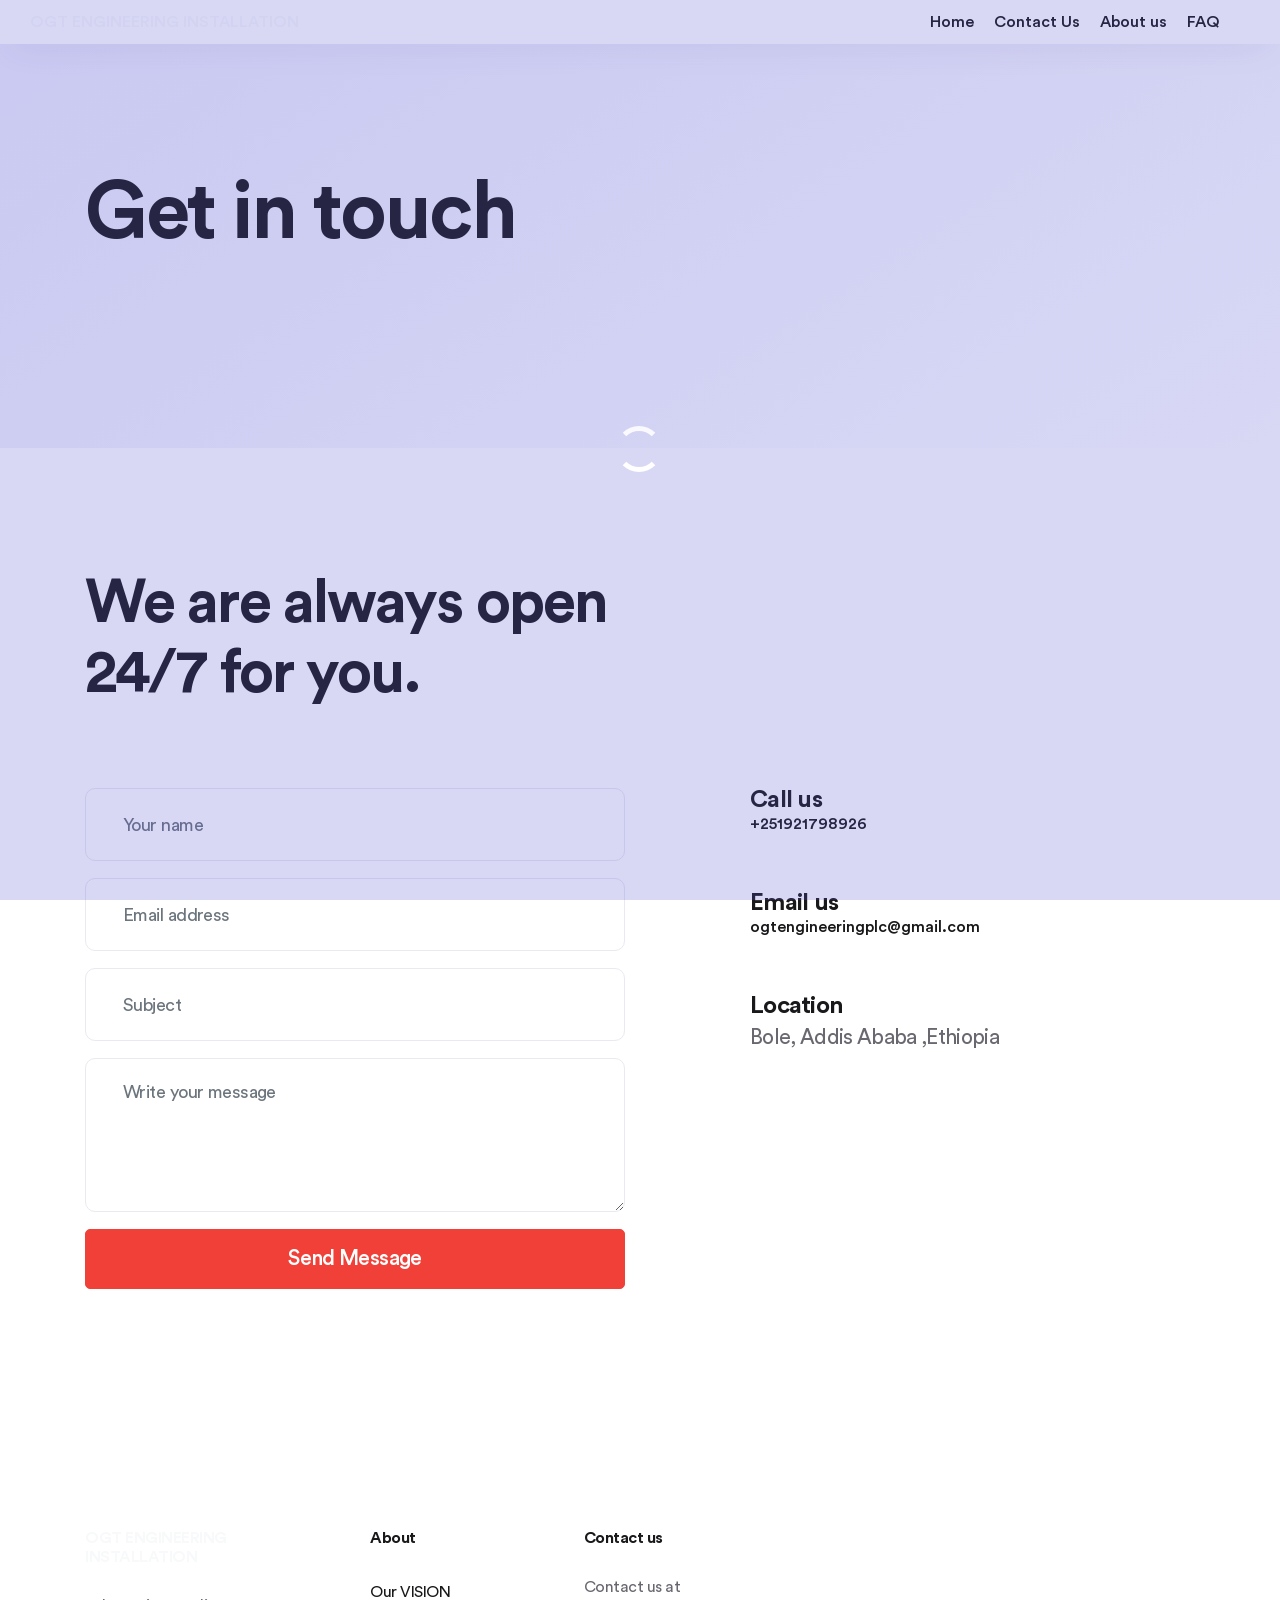
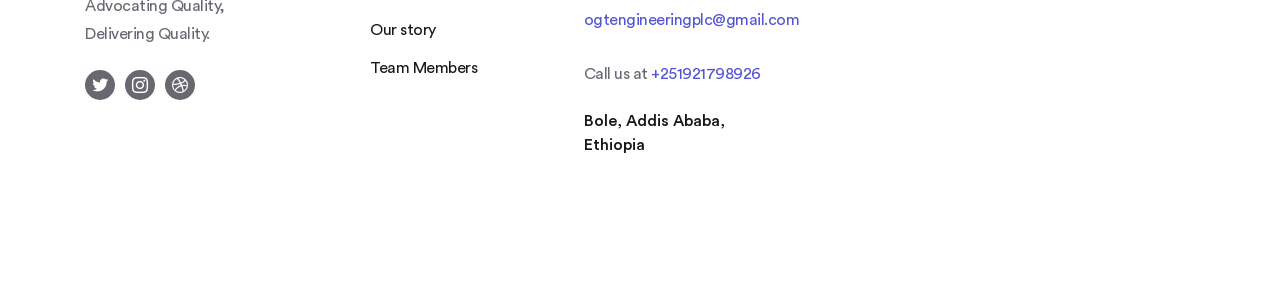
<file: contact-1.html>
<!DOCTYPE html>
<html lang="en">

<head>
  <meta charset="UTF-8">
  <meta name="viewport" content="width=device-width, initial-scale=1.0">
  <meta http-equiv="X-UA-Compatible" content="ie=edge">
  <title>OGT - Landing Page Template</title>
  <link rel="shortcut icon" href="image/png/favicon.png" type="image/x-icon">
  <!-- Bootstrap , fonts & icons  -->
  <link rel="stylesheet" href="plugins/bootstrap/css/bootstrap.min.css">
  <link rel="stylesheet" href="fonts/icon-font/css/style.css">
  <link rel="stylesheet" href="fonts/typography-font/typo.css">
  <link rel="stylesheet" href="fonts/fontawesome-5/css/all.css">
  <!-- Plugin'stylesheets  -->
  <link rel="stylesheet" href="plugins/aos/aos.min.css">
  <link rel="stylesheet" href="plugins/fancybox/jquery.fancybox.min.css">
  <link rel="stylesheet" href="plugins/nice-select/nice-select.min.css">
  <link rel="stylesheet" href="plugins/slick/slick.min.css">
  <!-- Vendor stylesheets  -->
  <link rel="stylesheet" href="css/settings.css">
  <link rel="stylesheet" href="css/main.css">
  <!-- Custom stylesheet -->
  <link rel="stylesheet" href="css/custom.css">
</head>

<body>
  <div id="loading">
    <div class="load-circle"><span class="one"></span></div>
  </div>
  <div class="site-wrapper overflow-hidden ">
    <div class="contact-page">
    <header class="site-header bg--conflower-blue sticky-header">
      <div class="container-fluid pr-lg--30 pl-lg--30">
        <nav class="navbar site-navbar offcanvas-active navbar-expand-lg navbar-light">
          <!-- Brand Logo-->
          <div class="brand-logo mr--30 text-light"><a href="./index.html">OGT
ENGINEERING INSTALLATION</a></div>
          <div class="collapse navbar-collapse" id="mobile-menu">
            <div class="navbar-nav mr--10 ml-lg-auto">
              <ul class="navbar-nav main-menu">
               
                <li class="drop-menu-item dropdown">
                      <a href="./index.html">
                      Home
                      </a>
                    </li>
                
                     
             

                      <li class="drop-menu-item dropdown">
                      <a href="#">
                        Contact Us
                      </a>
                    </li>


                    <li class="drop-menu-item dropdown">
                      <a href="about.html">
                        About us
                      </a>
                    </li>
                   


                      </ul>
                    </li>
                    
<!-- 
                    </li>
                    <li class="drop-menu-item">
                      <a href="./review.html">Reviews</a>
                    </li>
                    
                     -->
                   
                    <li class="drop-menu-item">
                         <a href="./faq.html">FAQ</a>
                       </li>
                      </ul>
                    </li>
                  </ul>
                </li>
                
              </ul>
              <button class="btn-close navbar-toggler" type="button" data-toggle="collapse" data-target="#mobile-menu" aria-controls="mobile-menu" aria-expanded="true" aria-label="Toggle navigation">
                <i class="icon icon-simple-remove"></i>
              </button>
            </div>
          </div>
          <button class="navbar-toggler btn-close-off-canvas" type="button" data-toggle="collapse" data-target="#mobile-menu" aria-controls="mobile-menu" aria-expanded="false" aria-label="Toggle navigation">
            <i class="icon icon-simple-remove icon-close"></i>
            <i class="icon icon-menu-34 icon-burger"></i>
          </button>
        </nav>
      </div>
    </header>
      <div class="inner-hero-area bg-gradient">
        <div class="container">
          <div class="row">
            <div class="col-lg-6">
              <div class="inner-hero-text">
                <h1 class="title">Get in touch</h1>
             
              </div>
            </div>
          </div>
        </div>
      </div>
      <div class="omga-01__contact-section pt--40 pb--40 pt-md--120 pb-md--120">
        <div class="container">
          <div class="row">
            <div class="col-lg-6">
              <div class="section-title">
                <h2>We are always open 24/7 for you.</h2>
              </div>
            </div>
          </div>
          <div class="row">
            <div class="col-lg-6 col-xl-5 offset-xl-1 order-lg-2">
              <div class="row">
                <div class="col-12 col-sm-6 col-md-4 col-lg-12">
                  <div class="contact-widget-block mb--55">
                    <h3 class="title">Call us</h3>
                    <a  href="tel:+251921798926">+251921798926</a>
                    
                  </div>
                </div>
                <div class="col-12 col-sm-6 col-md-4 col-lg-12">
                  <div class="contact-widget-block mb--55">
                    <h3 class="title">Email us</h3>
                    <a href="mailto:ogtengineeringplc@gmail.com">ogtengineeringplc@gmail.com</a>
                   
                  </div>
                </div>
                <div class="col-12 col-sm-6 col-md-4 col-lg-12">
                  <div class="contact-widget-block mb--55">
                    <h3 class="title">Location</h3>
                
                    
                    <p>Bole, Addis Ababa ,Ethiopia</p>
                  </div>
                </div>
              </div>
            </div>
            <div class="col-lg-6 order-lg-1">
              <div class="omega-contact-form" id="#form-messages">
                <form action="https://formsubmit.co/getudaniel740@gmail.com" method="POST">
                  <input type="text" class="form-control" name="name" placeholder="Your name" id="name" />
                  <input type="text" class="form-control" name="email" placeholder="Email address" id="email" />
                  <input type="text" class="form-control" name="subject" placeholder="Subject" id="submit" />

                  <textarea placeholder="Write your message" name="msg" class="form-control" id="message"></textarea>
                  <input type="hidden" name="_next" value="https://ogt-engineering-installation.vercel.app/thank-you.html">
                  <input type="hidden" name="_captcha" value="false">
                  <button class="btn btn--primary hvr-bounce-to-left">
                    Send Message
                  </button>
                </form>
              </div>
            </div>
          </div>
        </div>
      </div>
      <!-- Footer section -->
     <!-- Footer section -->
    <div class="footer-section footer-2 section-padding">
      <div class="container">
        <div class="row justify-content-center">
          <div class="col-lg-3 col-md-4 mb--50 mb-lg--0">
            <div class="pr-lg--50">
              <div class="footer-logo mb--20">
                                 <h5 class="footer-title text-light">OGT
ENGINEERING INSTALLATION<h5>

              </div>
              <p>Advocating Quality, Delivering Quality.</p>
              <ul class="social-icons round-social">
                <li><a href=""><i class="icon icon-logo-twitter"></i></a></li>
                <li><a href=""><i class="icon icon-logo-instagram"></i></a></li>
                <li><a href=""><i class="icon icon-logo-dribbble"></i></a></li>
              </ul>
            </div>
          </div>
          <div class="col-lg-9 col-md-8">
            <div class="row">
              <div class="col-6 col-lg-3">
                <div class="single-footer mb--50 mb-lg--30">
                  <h5 class="footer-title">About</h5>
                  <ul class="footer-list">
                    <li><a href="">Our VISION</a></li>
                    <li><a href="">Our story</a></li>
                    <li><a href="">Team Members</a></li>
                  </ul>
                </div>
              </div>
              
            
              <div class="col-6 col-lg-3">
                <div class="single-footer mb--50 mb-lg--30">
                  <h5 class="footer-title">Contact us</h5>
                  <ul class="footer-list contact-list">
                    <li><p>Contact us at<a href="mailto:ogtengineeringplc@gmail.com">ogtengineeringplc@gmail.com
                      </a></p></li>
                    <li><p>Call us at <a href="tel:+251921798926">+251921798926</a></p></li>
                    <li>Bole, Addis Ababa, Ethiopia</li>
                  </ul>
                </div>
              </div>
            </div>
          </div>
        </div>
      </div>
    </div>
  </div>


  <!-- Vendor Scripts -->
  <script src="plugins/jquery/jquery.min.js"></script>
  <script src="plugins/jquery/jquery-migrate.min.js"></script>
  <script src="plugins/bootstrap/js/bootstrap.bundle.min.js"></script>
  <!-- Plugin's Scripts -->
  <script src="plugins/fancybox/jquery.fancybox.min.js"></script>
  <script src="plugins/nice-select/jquery.nice-select.min.js"></script>
  <script src="plugins/aos/aos.min.js"></script>
  <script src="plugins/slick/slick.min.js"></script>
  <script src="./plugins/php/ajax_contact.js"></script>
  <!-- Activation Script -->
  <script src="js/custom.js"></script>
</body>

</html>
</file>
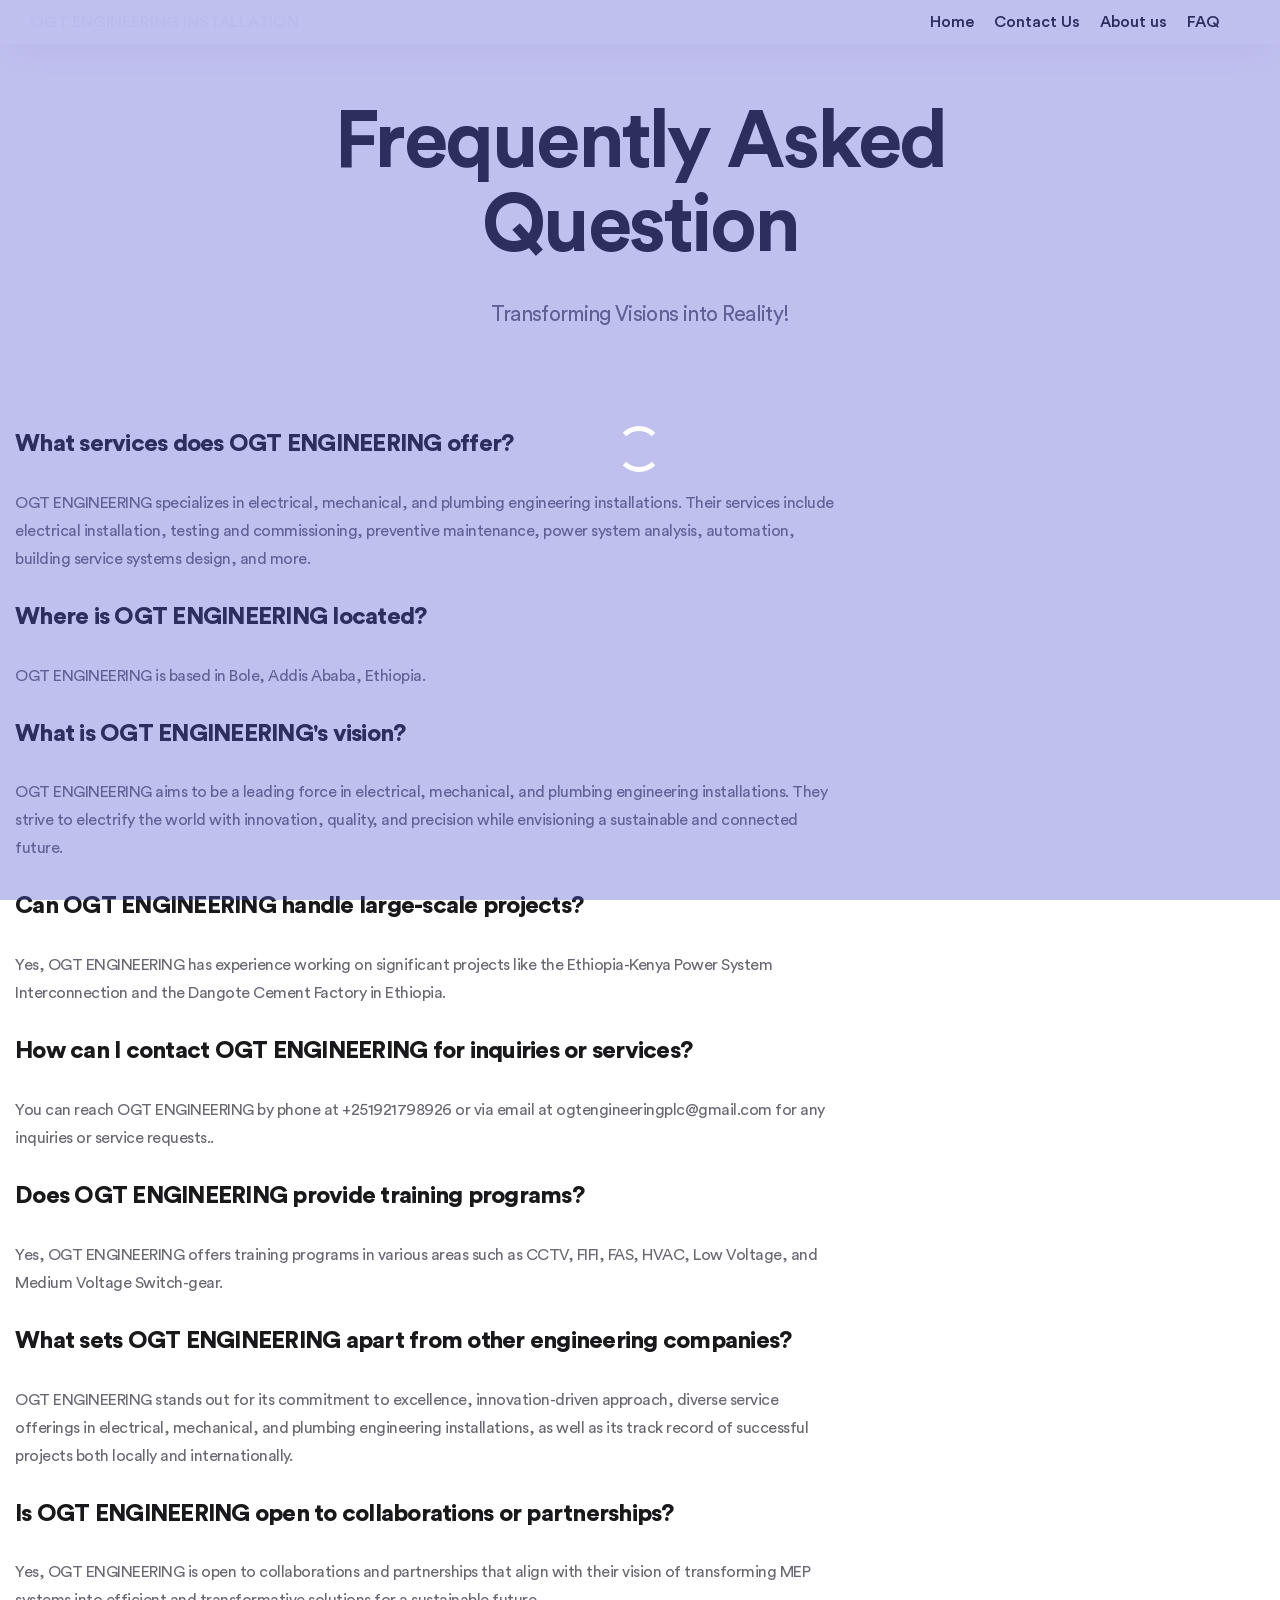
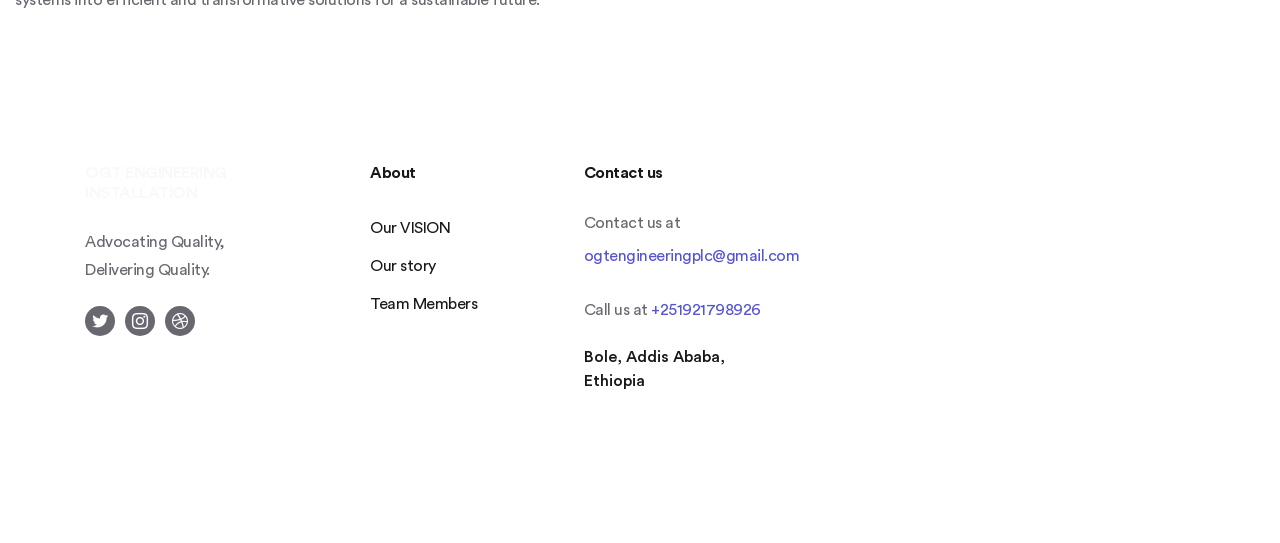
<file: faq.html>
<!DOCTYPE html>
<html lang="en">

<head>
  <meta charset="UTF-8">
  <meta name="viewport" content="width=device-width, initial-scale=1.0">
  <meta http-equiv="X-UA-Compatible" content="ie=edge">
  <title>OGT - Advocating Quality, Delivering Quality</title>
  <link rel="shortcut icon" href="image/png/favicon.png" type="image/x-icon">
  <!-- Bootstrap , fonts & icons  -->
  <link rel="stylesheet" href="plugins/bootstrap/css/bootstrap.min.css">
  <link rel="stylesheet" href="fonts/icon-font/css/style.css">
  <link rel="stylesheet" href="fonts/typography-font/typo.css">
  <link rel="stylesheet" href="fonts/fontawesome-5/css/all.css">
  <!-- Plugin'stylesheets  -->
  <link rel="stylesheet" href="plugins/aos/aos.min.css">
  <link rel="stylesheet" href="plugins/fancybox/jquery.fancybox.min.css">
  <link rel="stylesheet" href="plugins/nice-select/nice-select.min.css">
  <link rel="stylesheet" href="plugins/slick/slick.min.css">
  <!-- Vendor stylesheets  -->
  <link rel="stylesheet" href="css/settings.css">
  <link rel="stylesheet" href="css/main.css">
  <!-- Custom stylesheet -->
  <link rel="stylesheet" href="css/custom.css">
</head>

<body>
  <div id="loading">
    <div class="load-circle"><span class="one"></span></div>
  </div>
  <div class="site-wrapper overflow-hidden ">
    <div class="faq-page ">
    <!-- Header Area -->
    <header class="site-header bg--conflower-blue sticky-header">
      <div class="container-fluid pr-lg--30 pl-lg--30">
        <nav class="navbar site-navbar offcanvas-active navbar-expand-lg navbar-light">
          <!-- Brand Logo-->
         <div class="brand-logo mr--30 text-light"><a href="./index.html">OGT
ENGINEERING INSTALLATION</a></div>
          <div class="collapse navbar-collapse" id="mobile-menu">
            <div class="navbar-nav mr--10 ml-lg-auto">
               <ul class="navbar-nav main-menu">
               
                <li class="drop-menu-item dropdown">
                      <a href="./index.html">
                      Home
                      </a>
                    </li>
                
                  
             

                      <li class="drop-menu-item dropdown">
                      <a href="./contact-1.html">
                        Contact Us
                      </a>
                    </li>


                    <li class="drop-menu-item dropdown">
                      <a href="about.html">
                        About us
                      </a>
                    </li>
                   


                      </ul>
                    </li>
                    

                    <!-- </li>
                    <li class="drop-menu-item">
                      <a href="./review.html">Reviews</a>
                    </li> -->
                    
                    
                   
                    <li class="drop-menu-item">
                         <a href="./faq.html">FAQ</a>
                       </li>
                      </ul>
                    </li>
                  </ul>
                </li>
                
              </ul>
                
              </ul>
              <button class="btn-close navbar-toggler" type="button" data-toggle="collapse" data-target="#mobile-menu" aria-controls="mobile-menu" aria-expanded="true" aria-label="Toggle navigation">
                <i class="icon icon-simple-remove"></i>
              </button>
            </div>
          </div>
          <button class="navbar-toggler btn-close-off-canvas" type="button" data-toggle="collapse" data-target="#mobile-menu" aria-controls="mobile-menu" aria-expanded="false" aria-label="Toggle navigation">
            <i class="icon icon-simple-remove icon-close"></i>
            <i class="icon icon-menu-34 icon-burger"></i>
          </button>
        </nav>
      </div>
    </header>
      <div class="page-banner">
        <div class="container">
          <div class="row justify-content-center text-center">
            <div class="col-lg-8">
              <div class="banner-content">
                <h2 class="title">
                  Frequently Asked Question
                </h2>
                <p>Transforming Visions into Reality!</p>
              </div>
            </div>
          </div>
        </div>
      </div>
    
            <div class="col-lg-8 col-md-8">
              <div class="tab-content faq-black faq-wrapper" id="faqTabContent">
                <div class="tab-pane fade show active" id="home" role="tabpanel" aria-labelledby="home-tab">
                  <div class="single-faq">
                    <h3 class="faq-title">
                      What services does OGT ENGINEERING offer?
                    </h3>
                    <p>OGT ENGINEERING specializes in electrical, mechanical, and plumbing engineering installations. Their services include electrical installation, testing and commissioning, preventive maintenance, power system analysis, automation, building service systems design, and more.</p>
                  </div>
                  <div class="single-faq">
                    <h3 class="faq-title">
Where is OGT ENGINEERING located?
                    </h3>
                    <p>OGT ENGINEERING is based in Bole, Addis Ababa, Ethiopia.</p>
                  </div>
                  <div class="single-faq">
                    <h3 class="faq-title">
                      What is OGT ENGINEERING's vision?
                    </h3>
                    <p>OGT ENGINEERING aims to be a leading force in electrical, mechanical, and plumbing engineering installations. They strive to electrify the world with innovation, quality, and precision while envisioning a sustainable and connected future. </p>
                  </div><div class="single-faq">
                    <h3 class="faq-title">
                      Can OGT ENGINEERING handle large-scale projects?
                    </h3>
                    <p>Yes, OGT ENGINEERING has experience working on significant projects like the Ethiopia-Kenya Power System Interconnection and the Dangote Cement Factory in Ethiopia. </p>
                  </div><div class="single-faq">
                    <h3 class="faq-title">
                      How can I contact OGT ENGINEERING for inquiries or services?
                    </h3>
                    <p>You can reach OGT ENGINEERING by phone at +251921798926 or via email at ogtengineeringplc@gmail.com for any inquiries or service requests.. </p>
                  </div><div class="single-faq">
                    <h3 class="faq-title">
                      Does OGT ENGINEERING provide training programs?
                    </h3>
                    <p>Yes, OGT ENGINEERING offers training programs in various areas such as CCTV, FIFI, FAS, HVAC, Low Voltage, and Medium Voltage Switch-gear. </p>
                  </div><div class="single-faq">
                    <h3 class="faq-title">
                      What sets OGT ENGINEERING apart from other engineering companies?
                    </h3>
                    <p>OGT ENGINEERING stands out for its commitment to excellence, innovation-driven approach, diverse service offerings in electrical, mechanical, and plumbing engineering installations, as well as its track record of successful projects both locally and internationally. </p>
                  </div><div class="single-faq">
                    <h3 class="faq-title">
                     Is OGT ENGINEERING open to collaborations or partnerships?
                    </h3>
                    <p>Yes, OGT ENGINEERING is open to collaborations and partnerships that align with their vision of transforming MEP systems into efficient and transformative solutions for a sustainable future. </p>
                  </div>

                </div>
              </div>
            </div>
          </div>
        </div>
      </div>
      <!-- Footer section -->
      <!-- Footer section -->
    <div class="footer-section footer-2 section-padding">
      <div class="container">
        <div class="row justify-content-center">
          <div class="col-lg-3 col-md-4 mb--50 mb-lg--0">
            <div class="pr-lg--50">
              <div class="footer-logo mb--20">
                                 <h5 class="footer-title text-light">OGT
ENGINEERING INSTALLATION<h5>

              </div>
              <p>Advocating Quality, Delivering Quality.</p>
              <ul class="social-icons round-social">
                <li><a href=""><i class="icon icon-logo-twitter"></i></a></li>
                <li><a href=""><i class="icon icon-logo-instagram"></i></a></li>
                <li><a href=""><i class="icon icon-logo-dribbble"></i></a></li>
              </ul>
            </div>
          </div>
          <div class="col-lg-9 col-md-8">
            <div class="row">
              <div class="col-6 col-lg-3">
                <div class="single-footer mb--50 mb-lg--30">
                  <h5 class="footer-title">About</h5>
                  <ul class="footer-list">
                    <li><a href="">Our VISION</a></li>
                    <li><a href="">Our story</a></li>
                    <li><a href="">Team Members</a></li>
                  </ul>
                </div>
              </div>
              
            
              <div class="col-6 col-lg-3">
                <div class="single-footer mb--50 mb-lg--30">
                  <h5 class="footer-title">Contact us</h5>
                  <ul class="footer-list contact-list">
                    <li><p>Contact us at<a href="mailto:ogtengineeringplc@gmail.com">ogtengineeringplc@gmail.com
                      </a></p></li>
                    <li><p>Call us at <a href="tel:+251921798926">+251921798926</a></p></li>
                    <li>Bole, Addis Ababa, Ethiopia</li>
                  </ul>
                </div>
              </div>
            </div>
          </div>
        </div>
      </div>
    </div>
  </div>


  <!-- Vendor Scripts -->
  <script src="plugins/jquery/jquery.min.js"></script>
  <script src="plugins/jquery/jquery-migrate.min.js"></script>
  <script src="plugins/bootstrap/js/bootstrap.bundle.min.js"></script>
  <!-- Plugin's Scripts -->
  <script src="plugins/fancybox/jquery.fancybox.min.js"></script>
  <script src="plugins/nice-select/jquery.nice-select.min.js"></script>
  <script src="plugins/aos/aos.min.js"></script>
  <script src="plugins/slick/slick.min.js"></script>
  <!-- Activation Script -->
  <script src="js/custom.js"></script>
</body>

</html>
</file>
<file: fonts/icon-font/css/style.css>
/*--------------------------------

Grayic Web Font
Generated using nucleoapp.com

-------------------------------- */
@font-face {
  font-family: 'Grayic';
  src: url('../fonts/Grayic.eot');
  src: url('../fonts/Grayic.eot') format('embedded-opentype'), url('../fonts/Grayic.woff2') format('woff2'), url('../fonts/Grayic.woff') format('woff'), url('../fonts/Grayic.ttf') format('truetype'), url('../fonts/Grayic.svg') format('svg');
  font-weight: normal;
  font-style: normal;
}
/*------------------------
	base class definition
-------------------------*/
.icon {
  display: inline-block;
  font: normal normal normal 1em/1 'Grayic';
  speak: none;
  text-transform: none;
  /* Better Font Rendering */
  -webkit-font-smoothing: antialiased;
  -moz-osx-font-smoothing: grayscale;
}
/*------------------------
  change icon size
-------------------------*/
/* relative units */
.icon-sm {
  font-size: 0.8em;
}
.icon-lg {
  font-size: 1.2em;
}
/* absolute units */
.icon-16 {
  font-size: 16px;
}
.icon-32 {
  font-size: 32px;
}
/*----------------------------------
  add a square/circle background
-----------------------------------*/
.icon-bg-square,
.icon-bg-circle {
  padding: 0.35em;
  background-color: #eee;
}
.icon-bg-circle {
  border-radius: 50%;
}
/*------------------------------------
  use icons as list item markers
-------------------------------------*/
.icon-ul {
  padding-left: 0;
  list-style-type: none;
}
.icon-ul > li {
  display: flex;
  align-items: flex-start;
  line-height: 1.4;
}
.icon-ul > li > .icon {
  margin-right: 0.4em;
  line-height: inherit;
}
/*------------------------
  spinning icons
-------------------------*/
.icon-is-spinning {
  -webkit-animation: icon-spin 2s infinite linear;
  -moz-animation: icon-spin 2s infinite linear;
  animation: icon-spin 2s infinite linear;
}
@-webkit-keyframes icon-spin {
  0% {
    -webkit-transform: rotate(0deg);
  }
  100% {
    -webkit-transform: rotate(360deg);
  }
}
@-moz-keyframes icon-spin {
  0% {
    -moz-transform: rotate(0deg);
  }
  100% {
    -moz-transform: rotate(360deg);
  }
}
@keyframes icon-spin {
  0% {
    -webkit-transform: rotate(0deg);
    -moz-transform: rotate(0deg);
    -ms-transform: rotate(0deg);
    -o-transform: rotate(0deg);
    transform: rotate(0deg);
  }
  100% {
    -webkit-transform: rotate(360deg);
    -moz-transform: rotate(360deg);
    -ms-transform: rotate(360deg);
    -o-transform: rotate(360deg);
    transform: rotate(360deg);
  }
}
/*------------------------
  rotated/flipped icons
-------------------------*/
.icon-rotate-90 {
  filter: progid:DXImageTransform.Microsoft.BasicImage(rotation=1);
  -webkit-transform: rotate(90deg);
  -moz-transform: rotate(90deg);
  -ms-transform: rotate(90deg);
  -o-transform: rotate(90deg);
  transform: rotate(90deg);
}
.icon-rotate-180 {
  filter: progid:DXImageTransform.Microsoft.BasicImage(rotation=2);
  -webkit-transform: rotate(180deg);
  -moz-transform: rotate(180deg);
  -ms-transform: rotate(180deg);
  -o-transform: rotate(180deg);
  transform: rotate(180deg);
}
.icon-rotate-270 {
  filter: progid:DXImageTransform.Microsoft.BasicImage(rotation=3);
  -webkit-transform: rotate(270deg);
  -moz-transform: rotate(270deg);
  -ms-transform: rotate(270deg);
  -o-transform: rotate(270deg);
  transform: rotate(270deg);
}
.icon-flip-y {
  filter: progid:DXImageTransform.Microsoft.BasicImage(rotation=0);
  -webkit-transform: scale(-1, 1);
  -moz-transform: scale(-1, 1);
  -ms-transform: scale(-1, 1);
  -o-transform: scale(-1, 1);
  transform: scale(-1, 1);
}
.icon-flip-x {
  filter: progid:DXImageTransform.Microsoft.BasicImage(rotation=2);
  -webkit-transform: scale(1, -1);
  -moz-transform: scale(1, -1);
  -ms-transform: scale(1, -1);
  -o-transform: scale(1, -1);
  transform: scale(1, -1);
}
/*------------------------
	icons
-------------------------*/

.icon-tail-right::before {
  content: "\ea02";
}

.icon-tail-left::before {
  content: "\ea03";
}

.icon-small-up::before {
  content: "\ea04";
}

.icon-small-down::before {
  content: "\ea05";
}

.icon-small-right::before {
  content: "\ea06";
}

.icon-small-left::before {
  content: "\ea07";
}

.icon-triangle-right-17::before {
  content: "\ea08";
}

.icon-card-update::before {
  content: "\ea09";
}

.icon-tie-01::before {
  content: "\ea0a";
}

.icon-puzzle-10::before {
  content: "\ea0b";
}

.icon-plug::before {
  content: "\ea0c";
}

.icon-laptop-71::before {
  content: "\ea0d";
}

.icon-goal-65::before {
  content: "\ea0e";
}

.icon-handshake::before {
  content: "\ea0f";
}

.icon-archery-target::before {
  content: "\ea10";
}

.icon-connect::before {
  content: "\ea11";
}

.icon-bulb-63::before {
  content: "\ea12";
}

.icon-chess-knight::before {
  content: "\ea13";
}

.icon-shoe-woman::before {
  content: "\ea14";
}

.icon-plug-2::before {
  content: "\ea15";
}

.icon-roadmap::before {
  content: "\ea16";
}

.icon-roadmap-2::before {
  content: "\ea17";
}

.icon-cards::before {
  content: "\ea18";
}

.icon-cards-2::before {
  content: "\ea19";
}

.icon-mirror-2::before {
  content: "\ea1a";
}

.icon-layers-3::before {
  content: "\ea1b";
}

.icon-layers-3-2::before {
  content: "\ea1c";
}

.icon-code::before {
  content: "\ea1d";
}

.icon-code-2::before {
  content: "\ea1e";
}

.icon-code-editor::before {
  content: "\ea1f";
}

.icon-book-open-2::before {
  content: "\ea20";
}

.icon-app::before {
  content: "\ea21";
}

.icon-3d-model::before {
  content: "\ea22";
}

.icon-3d-model-2::before {
  content: "\ea23";
}

.icon-app-2::before {
  content: "\ea24";
}

.icon-apple::before {
  content: "\ea25";
}

.icon-android::before {
  content: "\ea26";
}

.icon-apple-2::before {
  content: "\ea27";
}

.icon-android-2::before {
  content: "\ea28";
}

.icon-palette::before {
  content: "\ea29";
}

.icon-palette-2::before {
  content: "\ea2a";
}

.icon-leaf-80::before {
  content: "\ea2b";
}

.icon-leaf-80-2::before {
  content: "\ea2c";
}

.icon-battery-83::before {
  content: "\ea2d";
}

.icon-battery-83-2::before {
  content: "\ea2e";
}

.icon-drop::before {
  content: "\ea2f";
}

.icon-drop-2::before {
  content: "\ea30";
}

.icon-popcorn::before {
  content: "\ea31";
}

.icon-bowling-pins::before {
  content: "\ea32";
}

.icon-popcorn-2::before {
  content: "\ea33";
}

.icon-bowling-pins-2::before {
  content: "\ea34";
}

.icon-theater::before {
  content: "\ea35";
}

.icon-theater-2::before {
  content: "\ea36";
}

.icon-music::before {
  content: "\ea37";
}

.icon-brush::before {
  content: "\ea38";
}

.icon-music-2::before {
  content: "\ea39";
}

.icon-brush-2::before {
  content: "\ea3a";
}

.icon-soup::before {
  content: "\ea3b";
}

.icon-soup-2::before {
  content: "\ea3c";
}

.icon-energy::before {
  content: "\ea3d";
}

.icon-energy-2::before {
  content: "\ea3e";
}

.icon-cupcake::before {
  content: "\ea3f";
}

.icon-cupcake-2::before {
  content: "\ea40";
}

.icon-watermelon::before {
  content: "\ea41";
}

.icon-watermelon-2::before {
  content: "\ea42";
}

.icon-opening-times::before {
  content: "\ea43";
}

.icon-mug::before {
  content: "\ea44";
}

.icon-pizza-slice::before {
  content: "\ea45";
}

.icon-opening-times-2::before {
  content: "\ea46";
}

.icon-mug-2::before {
  content: "\ea47";
}

.icon-pizza-slice-2::before {
  content: "\ea48";
}

.icon-bell-53::before {
  content: "\ea49";
}

.icon-bell-53-2::before {
  content: "\ea4a";
}

.icon-pin-3::before {
  content: "\ea4b";
}

.icon-pin-3-2::before {
  content: "\ea4c";
}

.icon-gps::before {
  content: "\ea4d";
}

.icon-gps-2::before {
  content: "\ea4e";
}

.icon-face-recognition::before {
  content: "\ea4f";
}

.icon-sound::before {
  content: "\ea50";
}

.icon-microphone::before {
  content: "\ea51";
}

.icon-business-agent::before {
  content: "\ea52";
}

.icon-cctv::before {
  content: "\ea53";
}

.icon-home::before {
  content: "\ea54";
}

.icon-office::before {
  content: "\ea55";
}

.icon-key::before {
  content: "\ea56";
}

.icon-handshake-2::before {
  content: "\ea57";
}

.icon-home-2::before {
  content: "\ea58";
}

.icon-cctv-2::before {
  content: "\ea59";
}

.icon-fav-property::before {
  content: "\ea5a";
}

.icon-fav-property-2::before {
  content: "\ea5b";
}

.icon-key-2::before {
  content: "\ea5c";
}

.icon-business-agent-2::before {
  content: "\ea5d";
}

.icon-bookmark-2::before {
  content: "\ea5e";
}

.icon-bookmark-2-2::before {
  content: "\ea5f";
}

.icon-pen-01::before {
  content: "\ea60";
}

.icon-pen-01-2::before {
  content: "\ea61";
}

.icon-hat-3::before {
  content: "\ea62";
}

.icon-hat-3-2::before {
  content: "\ea63";
}

.icon-tag::before {
  content: "\ea64";
}

.icon-tag-2::before {
  content: "\ea65";
}

.icon-gift-2::before {
  content: "\ea66";
}

.icon-gift-2-2::before {
  content: "\ea67";
}

.icon-receipt-list-43::before {
  content: "\ea68";
}

.icon-receipt-list-43-2::before {
  content: "\ea69";
}

.icon-maestro::before {
  content: "\ea6a";
}

.icon-maestro-2::before {
  content: "\ea6b";
}

.icon-cart-simple::before {
  content: "\ea6c";
}

.icon-cart-simple-2::before {
  content: "\ea6d";
}

.icon-bag-09::before {
  content: "\ea6e";
}

.icon-bag-09-2::before {
  content: "\ea6f";
}

.icon-bicep::before {
  content: "\ea70";
}

.icon-bicep-2::before {
  content: "\ea71";
}

.icon-cycling::before {
  content: "\ea72";
}

.icon-cycling-2::before {
  content: "\ea73";
}

.icon-distance::before {
  content: "\ea74";
}

.icon-distance-2::before {
  content: "\ea75";
}

.icon-trophy::before {
  content: "\ea76";
}

.icon-trophy-2::before {
  content: "\ea77";
}

.icon-cpu::before {
  content: "\ea78";
}

.icon-cpu-2::before {
  content: "\ea79";
}

.icon-voice-recognition::before {
  content: "\ea7a";
}

.icon-voice-recognition-2::before {
  content: "\ea7b";
}

.icon-phone-charging-3::before {
  content: "\ea7c";
}

.icon-phone-charging-3-2::before {
  content: "\ea7d";
}

.icon-phone-button::before {
  content: "\ea7e";
}

.icon-pc-monitor::before {
  content: "\ea7f";
}

.icon-headphones::before {
  content: "\ea80";
}

.icon-media-player::before {
  content: "\ea81";
}

.icon-screen-rotation::before {
  content: "\ea82";
}

.icon-screen-rotation-2::before {
  content: "\ea83";
}

.icon-headphones-2::before {
  content: "\ea84";
}

.icon-headphones-2-2::before {
  content: "\ea85";
}

.icon-headphones-2-3::before {
  content: "\ea86";
}

.icon-pc-monitor-2::before {
  content: "\ea87";
}

.icon-media-player-2::before {
  content: "\ea88";
}

.icon-touch-id::before {
  content: "\ea89";
}

.icon-touch-id-2::before {
  content: "\ea8a";
}

.icon-bike-bmx::before {
  content: "\ea8b";
}

.icon-bike-bmx-2::before {
  content: "\ea8c";
}

.icon-airplane::before {
  content: "\ea8d";
}

.icon-airplane-2::before {
  content: "\ea8e";
}

.icon-drink-2::before {
  content: "\ea8f";
}

.icon-drink-2-2::before {
  content: "\ea90";
}

.icon-verified::before {
  content: "\ea91";
}

.icon-verified-2::before {
  content: "\ea92";
}

.icon-at-sign::before {
  content: "\ea93";
}

.icon-at-sign-2::before {
  content: "\ea94";
}

.icon-zoom-2::before {
  content: "\ea95";
}

.icon-phone-2::before {
  content: "\ea96";
}

.icon-trash-simple::before {
  content: "\ea97";
}

.icon-simple-remove::before {
  content: "\ea98";
}

.icon-send-2::before {
  content: "\ea99";
}

.icon-signal-2::before {
  content: "\ea9a";
}

.icon-link-69::before {
  content: "\ea9b";
}

.icon-lock::before {
  content: "\ea9c";
}

.icon-unlocked::before {
  content: "\ea9d";
}

.icon-phone-2-2::before {
  content: "\ea9e";
}

.icon-fav-remove::before {
  content: "\ea9f";
}

.icon-chat-round::before {
  content: "\eaa0";
}

.icon-chat-46::before {
  content: "\eaa1";
}

.icon-chat-33::before {
  content: "\eaa2";
}

.icon-chat-45::before {
  content: "\eaa3";
}

.icon-attach-87::before {
  content: "\eaa4";
}

.icon-chart-bar-52::before {
  content: "\eaa5";
}

.icon-chat-round-content::before {
  content: "\eaa6";
}

.icon-check-2::before {
  content: "\eaa7";
}

.icon-pen::before {
  content: "\eaa8";
}

.icon-heart-2::before {
  content: "\eaa9";
}

.icon-fav-remove-2::before {
  content: "\eaaa";
}

.icon-ui-04::before {
  content: "\eaab";
}

.icon-phone-call::before {
  content: "\eaac";
}

.icon-lock-2::before {
  content: "\eaad";
}

.icon-unlocked-2::before {
  content: "\eaae";
}

.icon-heart-2-2::before {
  content: "\eaaf";
}

.icon-email-83::before {
  content: "\eab0";
}

.icon-pen-2::before {
  content: "\eab1";
}

.icon-check-2-2::before {
  content: "\eab2";
}

.icon-chat-round-2::before {
  content: "\eab3";
}

.icon-chat-round-content-2::before {
  content: "\eab4";
}

.icon-chat-33-2::before {
  content: "\eab5";
}

.icon-chat-45-2::before {
  content: "\eab6";
}

.icon-chart-bar-52-2::before {
  content: "\eab7";
}

.icon-bold-remove::before {
  content: "\eab8";
}

.icon-attach-87-2::before {
  content: "\eab9";
}

.icon-check-simple::before {
  content: "\eaba";
}

.icon-menu-dots::before {
  content: "\eabb";
}

.icon-settings-gear-64::before {
  content: "\eabc";
}

.icon-settings-gear-64-2::before {
  content: "\eabd";
}

.icon-settings::before {
  content: "\eabe";
}

.icon-settings-2::before {
  content: "\eabf";
}

.icon-trash::before {
  content: "\eac0";
}

.icon-time-3::before {
  content: "\eac1";
}

.icon-ui-04-2::before {
  content: "\eac2";
}

.icon-filter::before {
  content: "\eac3";
}

.icon-infinite::before {
  content: "\eac4";
}

.icon-infinite-2::before {
  content: "\eac5";
}

.icon-home-minimal::before {
  content: "\eac6";
}

.icon-home-minimal-2::before {
  content: "\eac7";
}

.icon-filter-2::before {
  content: "\eac8";
}

.icon-cloud-25::before {
  content: "\eaca";
}

.icon-cloud-25-2::before {
  content: "\eacb";
}

.icon-single-02::before {
  content: "\eacc";
}

.icon-single-02-2::before {
  content: "\eacd";
}

.icon-users-wm::before {
  content: "\eace";
}

.icon-users-wm-2::before {
  content: "\eacf";
}

.icon-camera-flash::before {
  content: "\ead0";
}

.icon-camera-flash-2::before {
  content: "\ead1";
}

.icon-ic_file_download_48px::before {
  content: "\ead2";
}

.icon-ic_thumb_up_48px::before {
  content: "\ead3";
}

.icon-ic_thumb_down_48px::before {
  content: "\ead4";
}

.icon-hourglass::before {
  content: "\ead5";
}

.icon-hourglass-2::before {
  content: "\ead6";
}

.icon-time-3-2::before {
  content: "\ead7";
}

.icon-time-3-3::before {
  content: "\ead8";
}

.icon-chat-46-2::before {
  content: "\ead9";
}

.icon-laptop-1::before {
  content: "\eada";
}

.icon-laptop-1-2::before {
  content: "\eadb";
}

.icon-grid-45::before {
  content: "\eadc";
}

.icon-grid-45-2::before {
  content: "\eadd";
}

.icon-layout-11::before {
  content: "\eade";
}

.icon-layout-11-2::before {
  content: "\eadf";
}

.icon-sidebar::before {
  content: "\eae0";
}

.icon-sidebar-2::before {
  content: "\eae1";
}

.icon-email-84::before {
  content: "\eae2";
}

.icon-email-84-2::before {
  content: "\eae3";
}

.icon-menu-right::before {
  content: "\eae4";
}

.icon-menu-left::before {
  content: "\eae5";
}

.icon-menu-34::before {
  content: "\eae6";
}

.icon-menu-dots-2::before {
  content: "\eae7";
}

.icon-minimal-left::before {
  content: "\eae8";
}

.icon-minimal-right::before {
  content: "\eae9";
}

.icon-stre-right::before {
  content: "\eaea";
}

.icon-stre-left::before {
  content: "\eaeb";
}

.icon-menu-left-2::before {
  content: "\eaec";
}

.icon-menu-right-2::before {
  content: "\eaed";
}

.icon-menu-34-2::before {
  content: "\eaee";
}

.icon-triangle-right-17-2::before {
  content: "\eaef";
}

.icon-puzzle-10-2::before {
  content: "\eaf0";
}

.icon-logo-facebook::before {
  content: "\eaf1";
}

.icon-logo-twitter::before {
  content: "\eaf2";
}

.icon-logo-linkedin::before {
  content: "\eaf3";
}

.icon-logo-pinterest::before {
  content: "\eaf4";
}

.icon-instant-camera-2::before {
  content: "\eaf5";
}

.icon-logo-instagram::before {
  content: "\eaf6";
}

.icon-logo-dribbble::before {
  content: "\eaf7";
}

.icon-logo-skype::before {
  content: "\eaf8";
}

.icon-logo-messenger::before {
  content: "\eaf9";
}

.icon-logo-slack::before {
  content: "\eafa";
}
</file>
<file: fonts/typography-font/typo.css>
@font-face {
    font-family: 'CircularStd';
    src: url('CircularStd-Book.eot');
    src: url('CircularStd-Book.eot?#iefix') format('embedded-opentype'),
        url('CircularStd-Book.woff2') format('woff2'),
        url('CircularStd-Book.woff') format('woff'),
        url('CircularStd-Book.ttf') format('truetype');
    font-weight: 300;
    font-style: normal;
}
@font-face {
    font-family: 'CircularStd';
    src: url('CircularStd-BookItalic.eot');
    src: url('CircularStd-BookItalic.eot?#iefix') format('embedded-opentype'),
        url('CircularStd-BookItalic.woff2') format('woff2'),
        url('CircularStd-BookItalic.woff') format('woff'),
        url('CircularStd-BookItalic.ttf') format('truetype');
    font-weight: 300;
    font-style: italic;
}

@font-face {
    font-family: 'CircularStd';
    src: url('CircularStd-Medium.eot');
    src: url('CircularStd-Medium.eot?#iefix') format('embedded-opentype'),
        url('CircularStd-Medium.woff2') format('woff2'),
        url('CircularStd-Medium.woff') format('woff'),
        url('CircularStd-Medium.ttf') format('truetype');
    font-weight: 500;
    font-style: normal;
}

@font-face {
    font-family: 'CircularStd';
    src: url('CircularStd-BoldItalic.eot');
    src: url('CircularStd-BoldItalic.eot?#iefix') format('embedded-opentype'),
        url('CircularStd-BoldItalic.woff2') format('woff2'),
        url('CircularStd-BoldItalic.woff') format('woff'),
        url('CircularStd-BoldItalic.ttf') format('truetype');
    font-weight: bold;
    font-style: italic;
}

@font-face {
    font-family: 'CircularStd';
    src: url('CircularStd-BlackItalic.eot');
    src: url('CircularStd-BlackItalic.eot?#iefix') format('embedded-opentype'),
        url('CircularStd-BlackItalic.woff2') format('woff2'),
        url('CircularStd-BlackItalic.woff') format('woff'),
        url('CircularStd-BlackItalic.ttf') format('truetype');
    font-weight: 900;
    font-style: italic;
}

@font-face {
    font-family: 'CircularStd';
    src: url('CircularStd-Black.eot');
    src: url('CircularStd-Black.eot?#iefix') format('embedded-opentype'),
        url('CircularStd-Black.woff2') format('woff2'),
        url('CircularStd-Black.woff') format('woff'),
        url('CircularStd-Black.ttf') format('truetype');
    font-weight: 900;
    font-style: normal;
}

@font-face {
    font-family: 'CircularStd';
    src: url('CircularStd-Bold.eot');
    src: url('CircularStd-Bold.eot?#iefix') format('embedded-opentype'),
        url('CircularStd-Bold.woff2') format('woff2'),
        url('CircularStd-Bold.woff') format('woff'),
        url('CircularStd-Bold.ttf') format('truetype');
    font-weight: 700;
    font-style: normal;
}

@font-face {
    font-family: 'CircularStd';
    src: url('CircularStd-MediumItalic.eot');
    src: url('CircularStd-MediumItalic.eot?#iefix') format('embedded-opentype'),
        url('CircularStd-MediumItalic.woff2') format('woff2'),
        url('CircularStd-MediumItalic.woff') format('woff'),
        url('CircularStd-MediumItalic.ttf') format('truetype');
    font-weight: 500;
    font-style: italic;
}
</file>
<file: css/settings.css>
.bg-whisper {
  background: #F7F7FB;
}

/*=== Media Query ===*/
* {
  margin: 0;
  padding: 0;
  box-sizing: border-box;
}

body {
  font-family: "CircularStd", sans-serif;
  font-size: 16px;
  line-height: 1.5;
  color: #19191b;
  background: #FFF;
}

.site-wrapper {
  overflow: hidden;
}

.slick-slide:focus {
  border: none;
  outline: none;
}

h1,
h2,
h3,
h4,
h5,
h6 {
  padding: 0;
  margin: 0;
}

a,
span {
  display: inline-block;
}

a {
  -webkit-transition: 0.4s;
  transition: 0.4s;
  color: inherit;
}

a:focus {
  outline: none !important;
}

a:hover {
  text-decoration: none;
}

a:visited {
  text-decoration: none;
}

input[type="number"]::-webkit-outer-spin-button,
input[type="number"]::-webkit-inner-spin-button {
  -webkit-appearance: none;
  margin: 0;
}

input[type="number"] {
  -moz-appearance: textfield;
}

select {
  -webkit-appearance: none;
  -moz-appearance: none;
  text-indent: 1px;
  text-overflow: '';
}

ul {
  list-style: none;
  margin: 0;
}

img {
  max-width: 100%;
}

p {
  font-size: 16px;
}

.btn:focus,
.btn:active {
  box-shadow: none;
}

button {
  cursor: pointer;
  background: transparent;
  border: none;
}

button:focus {
  outline: none;
}

select {
  /* for Firefox */
  -moz-appearance: none;
  /* for Chrome */
  -webkit-appearance: none;
}

/* For IE10 */
select::-ms-expand {
  display: none;
}

input[type="number"]::-webkit-outer-spin-button,
input[type="number"]::-webkit-inner-spin-button {
  -webkit-appearance: none;
  margin: 0;
}

input[type="number"] {
  -moz-appearance: textfield;
}

.form-control:focus {
  box-shadow: none;
}

/* Common Classes */
.section-padding {
  padding-top: 50px;
  padding-bottom: 50px;
}

@media (min-width: 768px) {
  .section-padding {
    padding-top: 80px;
    padding-bottom: 80px;
  }
}

@media (min-width: 992px) {
  .section-padding {
    padding-top: 120px;
    padding-bottom: 120px;
  }
}

/* Background Image */
.bg-image {
  background-size: cover;
  background-position: center;
  background-repeat: no-repeat;
}

/* Flex */
.flex-all-center {
  display: -webkit-box;
  display: flex;
  -webkit-box-pack: center;
          justify-content: center;
  -webkit-box-align: center;
          align-items: center;
}

.fs-inherit {
  font-size: inherit;
}

/* Animation */
/* Go from zero to full opacity */
@-webkit-keyframes fadeEffect {
  from {
    opacity: 0;
  }
  to {
    opacity: 1;
  }
}
@keyframes fadeEffect {
  from {
    opacity: 0;
  }
  to {
    opacity: 1;
  }
}

@-webkit-keyframes fadeInRight {
  from {
    opacity: 0;
    margin-right: -100px;
  }
  to {
    opacity: 1;
    margin-right: 0px;
  }
}

@keyframes fadeInRight {
  from {
    opacity: 0;
    margin-right: -100px;
  }
  to {
    opacity: 1;
    margin-right: 0px;
  }
}

.fadeInRight {
  -webkit-animation-name: fadeInRight;
          animation-name: fadeInRight;
}

@media (min-width: 480px) {
  .d-xs-block {
    display: block !important;
  }
}

@media (min-width: 576px) {
  .d-xs-block {
    display: block;
  }
}

@media (min-width: 992px) {
  .d-lg-block {
    display: block !important;
  }
}

@media (min-width: 1200px) {
  .d-xl-block {
    display: block !important;
  }
}

@media (min-width: 1366px) {
  .d-xxl-block {
    display: block !important;
  }
}

@media (min-width: 480px) {
  .d-xs-none {
    display: none !important;
  }
}

@media (min-width: 576px) {
  .d-xs-none {
    display: none;
  }
}

@media (min-width: 992px) {
  .d-lg-none {
    display: none !important;
  }
}

@media (min-width: 1200px) {
  .d-xl-none {
    display: none !important;
  }
}

@media (min-width: 1366px) {
  .d-xxl-none {
    display: none !important;
  }
}

@media (min-width: 992px) {
  .flex-lg-right {
    display: -webkit-box;
    display: flex;
    -webkit-box-pack: end;
            justify-content: flex-end;
  }
}

@media (min-width: 768px) {
  .flex-md-right {
    display: -webkit-box;
    display: flex;
    -webkit-box-pack: end;
            justify-content: flex-end;
  }
}

@media (min-width: 576px) {
  .flex-sm-right {
    display: -webkit-box;
    display: flex;
    -webkit-box-pack: end;
            justify-content: flex-end;
  }
}

@media (min-width: 1366px) {
  .col-xxl {
    flex-basis: 0;
    -webkit-box-flex: 1;
            flex-grow: 1;
    max-width: 100%;
  }
  .col-xxl-auto {
    -webkit-box-flex: 0;
            flex: 0 0 auto;
    width: auto;
    max-width: 100%;
  }
  .col-xxl-1 {
    -webkit-box-flex: 0;
            flex: 0 0 8.333333%;
    max-width: 8.333333%;
  }
  .col-xxl-2 {
    -webkit-box-flex: 0;
            flex: 0 0 16.666667%;
    max-width: 16.666667%;
  }
  .col-xxl-3 {
    -webkit-box-flex: 0;
            flex: 0 0 25%;
    max-width: 25%;
  }
  .col-xxl-4 {
    -webkit-box-flex: 0;
            flex: 0 0 33.333333%;
    max-width: 33.333333%;
  }
  .col-xxl-5 {
    -webkit-box-flex: 0;
            flex: 0 0 41.666667%;
    max-width: 41.666667%;
  }
  .col-xxl-6 {
    -webkit-box-flex: 0;
            flex: 0 0 50%;
    max-width: 50%;
  }
  .col-xxl-7 {
    -webkit-box-flex: 0;
            flex: 0 0 58.333333%;
    max-width: 58.333333%;
  }
  .col-xxl-8 {
    -webkit-box-flex: 0;
            flex: 0 0 66.666667%;
    max-width: 66.666667%;
  }
  .col-xxl-9 {
    -webkit-box-flex: 0;
            flex: 0 0 75%;
    max-width: 75%;
  }
  .col-xxl-10 {
    -webkit-box-flex: 0;
            flex: 0 0 83.333333%;
    max-width: 83.333333%;
  }
  .col-xxl-11 {
    -webkit-box-flex: 0;
            flex: 0 0 91.666667%;
    max-width: 91.666667%;
  }
  .col-xxl-12 {
    -webkit-box-flex: 0;
            flex: 0 0 100%;
    max-width: 100%;
  }
  .offset-xxl-0 {
    margin-left: 0;
  }
  .offset-xxl-1 {
    margin-left: 8.333333%;
  }
  .offset-xxl-2 {
    margin-left: 16.666667%;
  }
  .offset-xxl-3 {
    margin-left: 25%;
  }
  .offset-xxl-4 {
    margin-left: 33.333333%;
  }
  .offset-xxl-5 {
    margin-left: 41.666667%;
  }
  .offset-xxl-6 {
    margin-left: 50%;
  }
  .offset-xxl-7 {
    margin-left: 58.333333%;
  }
  .offset-xxl-8 {
    margin-left: 66.666667%;
  }
  .offset-xxl-9 {
    margin-left: 75%;
  }
  .offset-xxl-10 {
    margin-left: 83.333333%;
  }
  .offset-xxl-11 {
    margin-left: 91.666667%;
  }
}

#loading {
  position: fixed;
  top: 0;
  left: 0;
  right: 0;
  bottom: 0;
  background: #5454D4;
  z-index: 99999;
}

.load-circle {
  position: fixed;
  top: 0;
  left: 0;
  right: 0;
  bottom: 0;
  margin: auto;
  width: 50px;
  height: 50px;
}

.load-circle span {
  display: inline-block;
  width: 64px;
  height: 64px;
}

.load-circle span:after {
  content: " ";
  display: block;
  width: 46px;
  height: 46px;
  margin: 1px;
  border-radius: 50%;
  border: 5px solid #ffffff;
  border-color: #ffffff transparent #ffffff transparent;
  -webkit-animation: lds-dual-ring 1.2s linear infinite;
          animation: lds-dual-ring 1.2s linear infinite;
}

@-webkit-keyframes lds-dual-ring {
  0% {
    -webkit-transform: rotate(0deg);
            transform: rotate(0deg);
  }
  100% {
    -webkit-transform: rotate(360deg);
            transform: rotate(360deg);
  }
}

@keyframes lds-dual-ring {
  0% {
    -webkit-transform: rotate(0deg);
            transform: rotate(0deg);
  }
  100% {
    -webkit-transform: rotate(360deg);
            transform: rotate(360deg);
  }
}

/*# sourceMappingURL=maps/settings.css.map */
</file>
